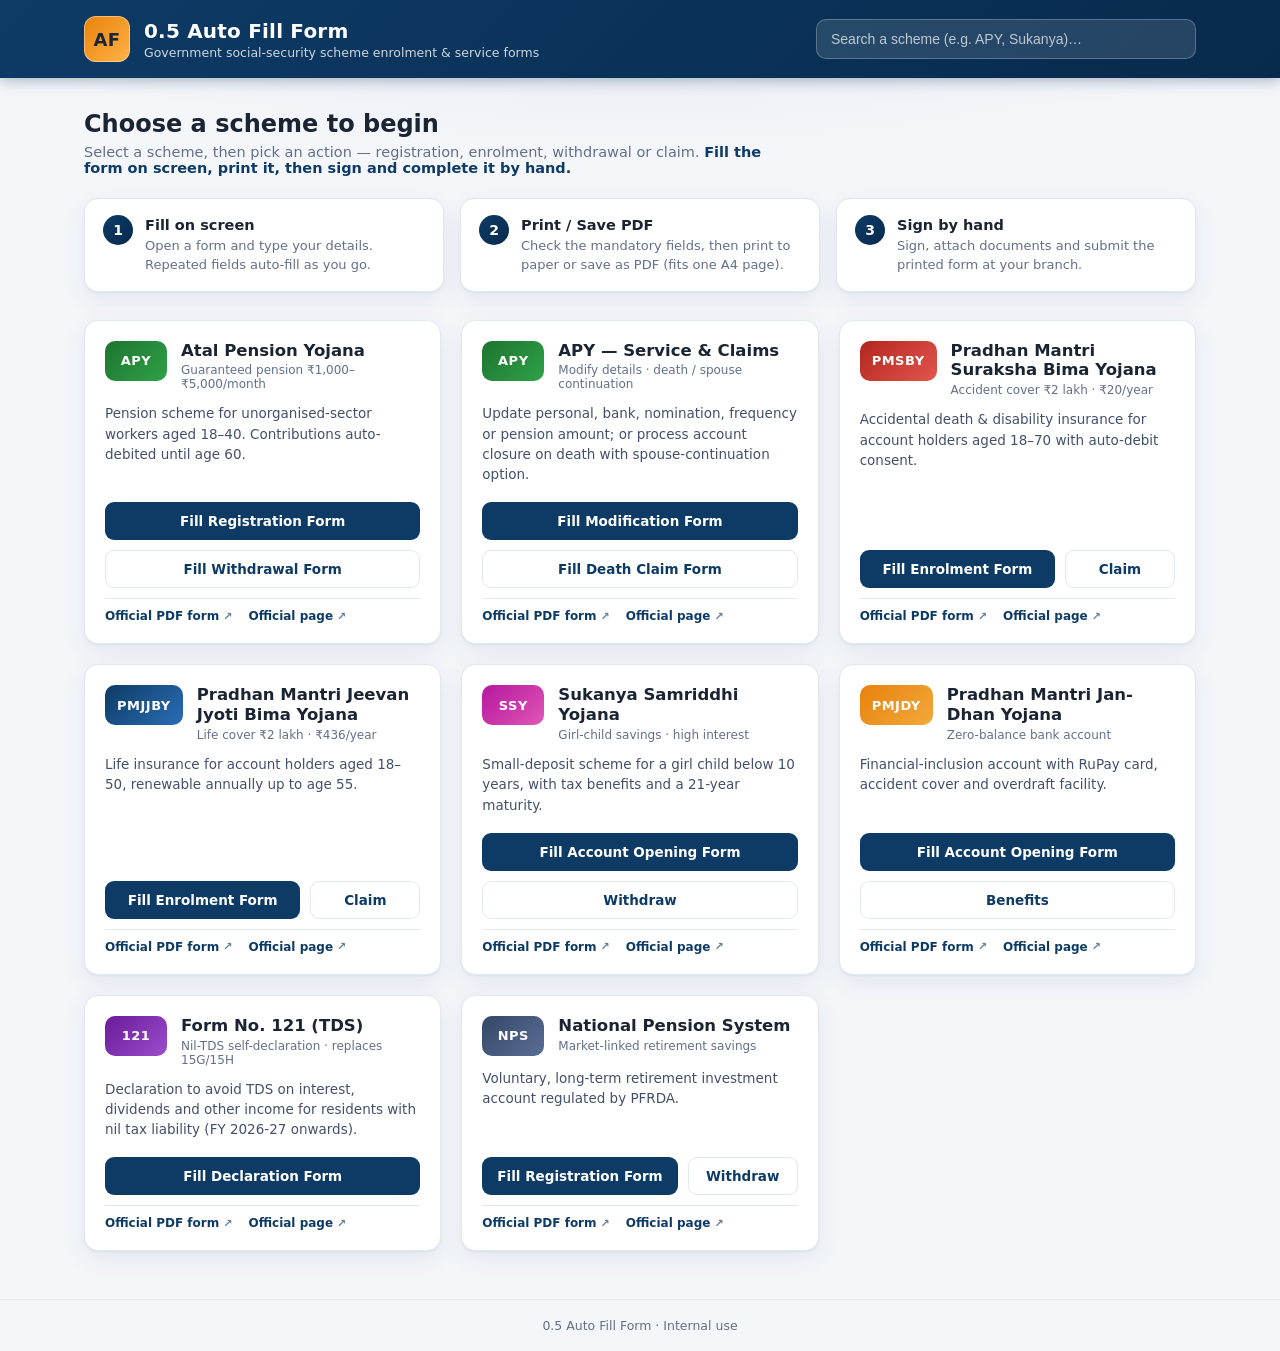
<file: index.html>
<!DOCTYPE html>
<html lang="en">
<head>
  <meta charset="UTF-8" />
  <meta name="viewport" content="width=device-width, initial-scale=1.0" />
  <title>0.5 Auto Fill Form</title>
  <link rel="stylesheet" href="portal.css" />
</head>
<body>
  <header class="topbar">
    <div class="topbar-inner">
      <div class="brand">
        <div class="brand-mark" aria-hidden="true">AF</div>
        <div class="brand-text">
          <h1>0.5 Auto Fill Form</h1>
          <p>Government social-security scheme enrolment &amp; service forms</p>
        </div>
      </div>
      <div class="search-wrap">
        <input id="search" type="search" placeholder="Search a scheme (e.g. APY, Sukanya)…" aria-label="Search schemes" />
      </div>
    </div>
  </header>

  <main class="container">
    <section class="hero">
      <h2>Choose a scheme to begin</h2>
      <p>Select a scheme, then pick an action — registration, enrolment, withdrawal or claim. <strong>Fill the form on screen, print it, then sign and complete it by hand.</strong></p>
    </section>

    <section class="steps" aria-label="How it works">
      <div class="step">
        <span class="step-num">1</span>
        <div class="step-body">
          <h4>Fill on screen</h4>
          <p>Open a form and type your details. Repeated fields auto-fill as you go.</p>
        </div>
      </div>
      <div class="step">
        <span class="step-num">2</span>
        <div class="step-body">
          <h4>Print / Save PDF</h4>
          <p>Check the mandatory fields, then print to paper or save as PDF (fits one A4 page).</p>
        </div>
      </div>
      <div class="step">
        <span class="step-num">3</span>
        <div class="step-body">
          <h4>Sign by hand</h4>
          <p>Sign, attach documents and submit the printed form at your branch.</p>
        </div>
      </div>
    </section>

    <section class="grid" id="grid" aria-label="Available schemes">

      <article class="card" data-keywords="apy atal pension yojana retirement">
        <div class="card-head">
          <span class="badge badge-apy">APY</span>
          <div class="card-title">
            <h3>Atal Pension Yojana</h3>
            <span class="card-sub">Guaranteed pension ₹1,000–₹5,000/month</span>
          </div>
        </div>
        <p class="card-desc">Pension scheme for unorganised-sector workers aged 18–40. Contributions auto-debited until age 60.</p>
        <div class="card-actions">
          <a class="btn btn-primary" href="APY_REG.html">Fill Registration Form</a>
          <a class="btn btn-ghost" href="APY_WDL.html">Fill Withdrawal Form</a>
        </div>
        <div class="card-links">
          <a class="card-link" href="https://www.npscra.proteantech.in/nsdl/forms/APY_Subscriber_Registration_Form.pdf" target="_blank" rel="noopener">Official PDF form</a>
          <a class="card-link" href="https://www.npscra.proteantech.in/scheme-details.php" target="_blank" rel="noopener">Official page</a>
        </div>
      </article>

      <article class="card" data-keywords="apy atal pension service modification change death spouse continuation claim nominee">
        <div class="card-head">
          <span class="badge badge-apy">APY</span>
          <div class="card-title">
            <h3>APY — Service &amp; Claims</h3>
            <span class="card-sub">Modify details · death / spouse continuation</span>
          </div>
        </div>
        <p class="card-desc">Update personal, bank, nomination, frequency or pension amount; or process account closure on death with spouse-continuation option.</p>
        <div class="card-actions">
          <a class="btn btn-primary" href="APY_MOD.html">Fill Modification Form</a>
          <a class="btn btn-ghost" href="APY_DTH.html">Fill Death Claim Form</a>
        </div>
        <div class="card-links">
          <a class="card-link" href="https://www.npscra.proteantech.in/nsdl/forms/Voluntary%20Exit_APY%20Withdrawal%20Form.pdf" target="_blank" rel="noopener">Official PDF form</a>
          <a class="card-link" href="https://www.npscra.proteantech.in/nsdl-forms.php" target="_blank" rel="noopener">Official page</a>
        </div>
      </article>

      <article class="card" data-keywords="pmsby suraksha bima accident insurance">
        <div class="card-head">
          <span class="badge badge-pmsby">PMSBY</span>
          <div class="card-title">
            <h3>Pradhan Mantri Suraksha Bima Yojana</h3>
            <span class="card-sub">Accident cover ₹2 lakh · ₹20/year</span>
          </div>
        </div>
        <p class="card-desc">Accidental death &amp; disability insurance for account holders aged 18–70 with auto-debit consent.</p>
        <div class="card-actions">
          <a class="btn btn-primary" href="PMSBY_REG.html">Fill Enrolment Form</a>
          <a class="btn btn-ghost" href="https://www.jansuraksha.gov.in/Files/PMSBY/ENGLISH/CLAIMFORM.pdf" target="_blank" rel="noopener">Claim</a>
        </div>
        <div class="card-links">
          <a class="card-link" href="https://www.jansuraksha.gov.in/Files/PMSBY/ENGLISH/APPLICATIONFORM.pdf" target="_blank" rel="noopener">Official PDF form</a>
          <a class="card-link" href="https://www.jansuraksha.gov.in/" target="_blank" rel="noopener">Official page</a>
        </div>
      </article>

      <article class="card" data-keywords="pmjjby jby jeevan jyoti life insurance">
        <div class="card-head">
          <span class="badge badge-pmjjby">PMJJBY</span>
          <div class="card-title">
            <h3>Pradhan Mantri Jeevan Jyoti Bima Yojana</h3>
            <span class="card-sub">Life cover ₹2 lakh · ₹436/year</span>
          </div>
        </div>
        <p class="card-desc">Life insurance for account holders aged 18–50, renewable annually up to age 55.</p>
        <div class="card-actions">
          <a class="btn btn-primary" href="PMJJBY_REG.html">Fill Enrolment Form</a>
          <a class="btn btn-ghost" href="https://www.jansuraksha.gov.in/Files/PMJJBY/English/ClaimForm.pdf" target="_blank" rel="noopener">Claim</a>
        </div>
        <div class="card-links">
          <a class="card-link" href="https://www.jansuraksha.gov.in/Files/PMJJBY/English/ApplicationForm.pdf" target="_blank" rel="noopener">Official PDF form</a>
          <a class="card-link" href="https://www.jansuraksha.gov.in/" target="_blank" rel="noopener">Official page</a>
        </div>
      </article>

      <article class="card" data-keywords="ssy sukanya samriddhi girl child savings">
        <div class="card-head">
          <span class="badge badge-ssy">SSY</span>
          <div class="card-title">
            <h3>Sukanya Samriddhi Yojana</h3>
            <span class="card-sub">Girl-child savings · high interest</span>
          </div>
        </div>
        <p class="card-desc">Small-deposit scheme for a girl child below 10 years, with tax benefits and a 21-year maturity.</p>
        <div class="card-actions">
          <a class="btn btn-primary" href="SSY_REG.html">Fill Account Opening Form</a>
          <a class="btn btn-ghost" href="http://www.nsiindia.gov.in/InternalPage.aspx?Id_Pk=89" target="_blank" rel="noopener">Withdraw</a>
        </div>
        <div class="card-links">
          <a class="card-link" href="http://www.nsiindia.gov.in/writereaddata/FileUploads/FORM1.pdf" target="_blank" rel="noopener">Official PDF form</a>
          <a class="card-link" href="http://www.nsiindia.gov.in/InternalPage.aspx?Id_Pk=89" target="_blank" rel="noopener">Official page</a>
        </div>
      </article>

      <article class="card" data-keywords="pmjdy jan dhan zero balance account">
        <div class="card-head">
          <span class="badge badge-pmjdy">PMJDY</span>
          <div class="card-title">
            <h3>Pradhan Mantri Jan-Dhan Yojana</h3>
            <span class="card-sub">Zero-balance bank account</span>
          </div>
        </div>
        <p class="card-desc">Financial-inclusion account with RuPay card, accident cover and overdraft facility.</p>
        <div class="card-actions">
          <a class="btn btn-primary" href="PMJDY_REG.html">Fill Account Opening Form</a>
          <a class="btn btn-ghost" href="https://pmjdy.gov.in/scheme" target="_blank" rel="noopener">Benefits</a>
        </div>
        <div class="card-links">
          <a class="card-link" href="https://pmjdy.gov.in/files/forms/account-opening/English.pdf" target="_blank" rel="noopener">Official PDF form</a>
          <a class="card-link" href="https://pmjdy.gov.in/scheme" target="_blank" rel="noopener">Official page</a>
        </div>
      </article>

      <article class="card" data-keywords="form 121 tds 15g 15h nil tds declaration interest deposit">
        <div class="card-head">
          <span class="badge badge-f121">121</span>
          <div class="card-title">
            <h3>Form No. 121 (TDS)</h3>
            <span class="card-sub">Nil-TDS self-declaration · replaces 15G/15H</span>
          </div>
        </div>
        <p class="card-desc">Declaration to avoid TDS on interest, dividends and other income for residents with nil tax liability (FY 2026-27 onwards).</p>
        <div class="card-actions">
          <a class="btn btn-primary" href="FORM121.html">Fill Declaration Form</a>
        </div>
        <div class="card-links">
          <a class="card-link" href="https://www.incometaxindia.gov.in/documents/20117/16508534/form-no-121.pdf/6653e7c9-ddfe-e2ef-1909-4db87f103ee7" target="_blank" rel="noopener">Official PDF form</a>
          <a class="card-link" href="https://www.incometax.gov.in/iec/foportal/" target="_blank" rel="noopener">Official page</a>
        </div>
      </article>

      <article class="card" data-keywords="nps national pension system">
        <div class="card-head">
          <span class="badge badge-nps">NPS</span>
          <div class="card-title">
            <h3>National Pension System</h3>
            <span class="card-sub">Market-linked retirement savings</span>
          </div>
        </div>
        <p class="card-desc">Voluntary, long-term retirement investment account regulated by PFRDA.</p>
        <div class="card-actions">
          <a class="btn btn-primary" href="NPS_REG.html">Fill Registration Form</a>
          <a class="btn btn-ghost" href="https://www.npscra.proteantech.in/forms.php" target="_blank" rel="noopener">Withdraw</a>
        </div>
        <div class="card-links">
          <a class="card-link" href="https://www.npscra.proteantech.in/download/government-sector/central-government/forms/NPS-Subscriber%20Registration%20Form_CSRF-G.pdf" target="_blank" rel="noopener">Official PDF form</a>
          <a class="card-link" href="https://www.npscra.proteantech.in/scheme-details.php" target="_blank" rel="noopener">Official page</a>
        </div>
      </article>

    </section>

    <p class="empty-state" id="emptyState" hidden>No schemes match your search.</p>
  </main>

  <footer class="foot">
    <span>0.5 Auto Fill Form · Internal use</span>
  </footer>

  <div id="toast" class="toast" role="status" aria-live="polite"></div>

  <script src="portal.js"></script>
</body>
</html>
</file>
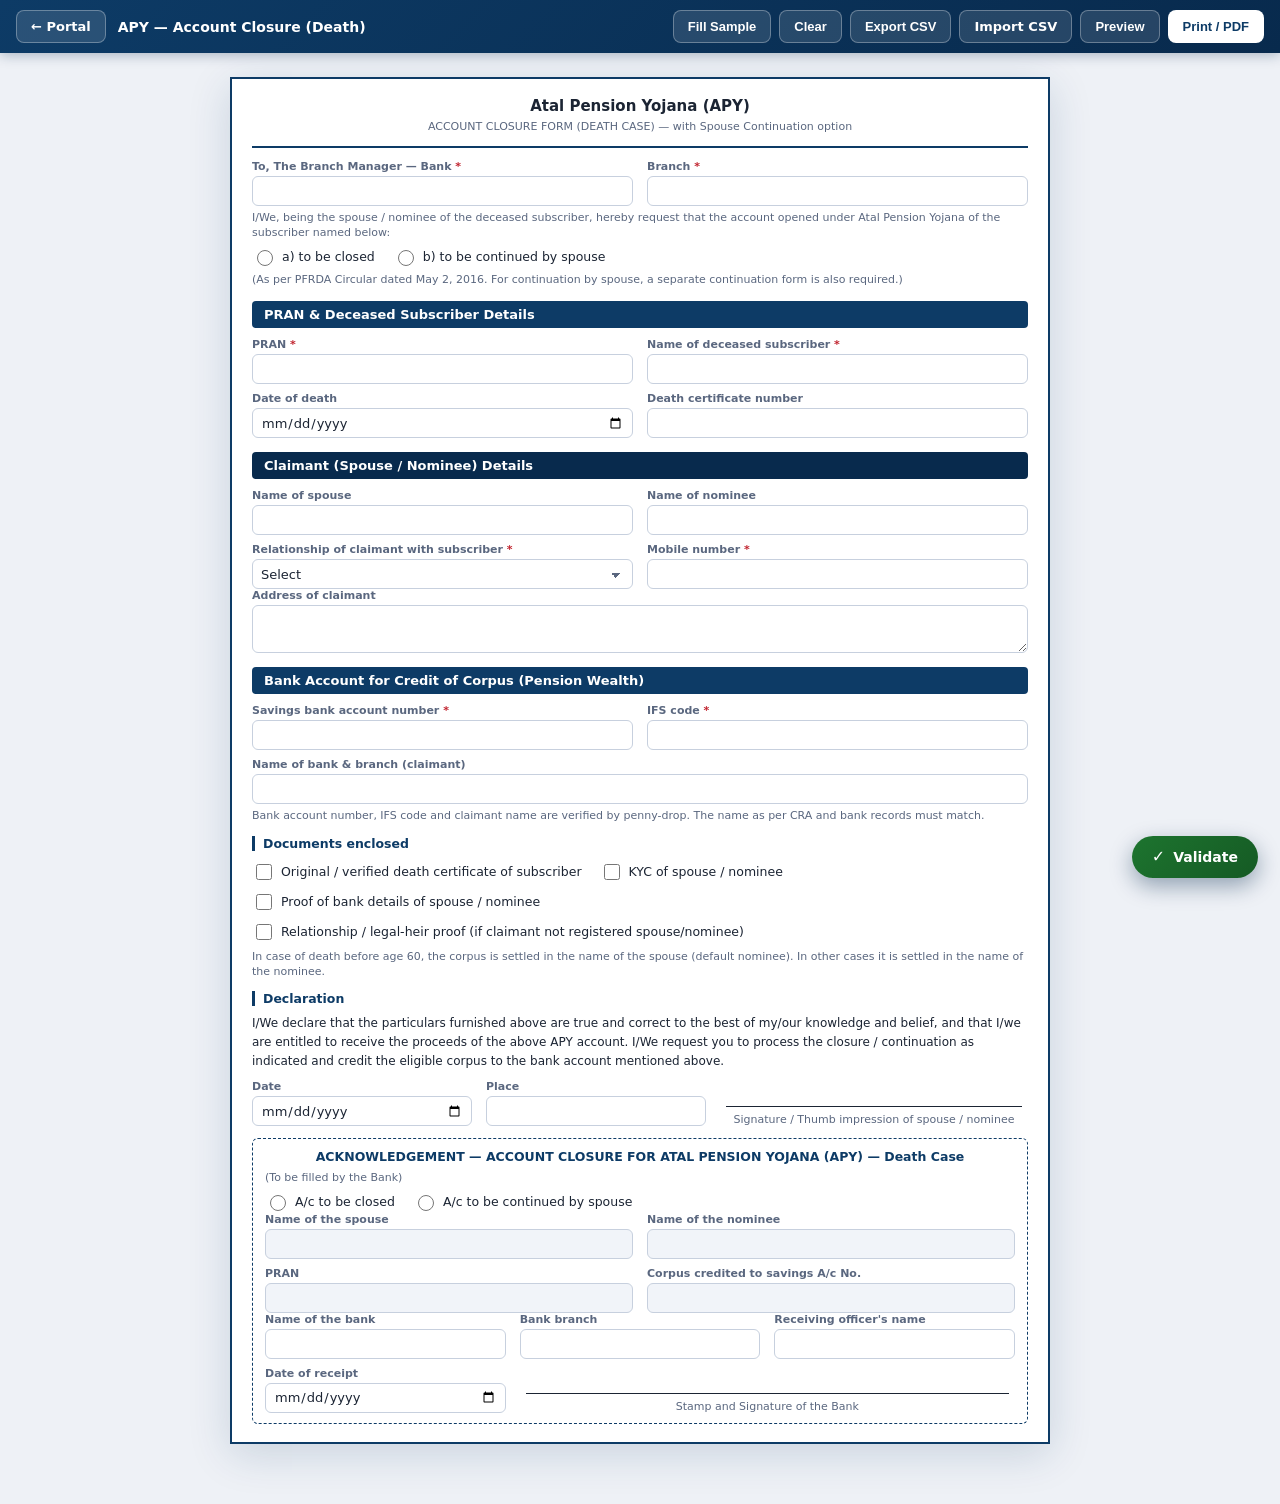
<file: APY_DTH.html>
<!DOCTYPE html>
<html lang="en">
<head>
  <meta charset="UTF-8" />
  <meta name="viewport" content="width=device-width, initial-scale=1.0" />
  <title>APY — Account Closure Form (Death) / Spouse Continuation</title>
  <style>
:root {
  --navy: #0d3b66;
  --navy-dark: #082a4d;
  --line: #c7d0de;
  --line-soft: #e2e7f0;
  --bg: #eef1f6;
  --ink: #1b2433;
  --muted: #5a677f;
  --invalid: #c0212c;
  --green: #1d742f;
  --shadow: 0 10px 40px rgba(13, 59, 102, 0.16);
}

* { box-sizing: border-box; }

body {
  margin: 0;
  font-family: "Segoe UI", Roboto, system-ui, -apple-system, sans-serif;
  color: var(--ink);
  background: var(--bg);
  font-size: 13px;
}

/* ---------- Toolbar ---------- */
.toolbar {
  position: sticky; top: 0; z-index: 50;
  display: flex; align-items: center; gap: 8px; flex-wrap: wrap;
  padding: 10px 16px;
  background: linear-gradient(135deg, var(--navy), var(--navy-dark));
  box-shadow: 0 2px 12px rgba(8, 42, 77, 0.3);
}
.tb-title { color: #fff; font-weight: 700; font-size: 14px; margin-left: 4px; }
.tb-spacer { flex: 1; }
.btn {
  border: 1px solid transparent; border-radius: 8px; padding: 8px 14px;
  font-size: 13px; font-weight: 600; cursor: pointer; text-decoration: none;
  display: inline-flex; align-items: center; transition: background 0.15s, border-color 0.15s;
}
.btn-primary { background: #fff; color: var(--navy); }
.btn-primary:hover { background: #eaf0fb; }
.btn-ghost { background: rgba(255, 255, 255, 0.12); color: #fff; border-color: rgba(255, 255, 255, 0.3); }
.btn-ghost:hover { background: rgba(255, 255, 255, 0.22); }

/* ---------- Page / document ---------- */
.page { max-width: 820px; margin: 24px auto 60px; background: #fff; box-shadow: var(--shadow); }
.doc { border: 2px solid var(--navy); padding: 18px 20px; }

/* ---------- Header ---------- */
.doc-head {
  display: grid; grid-template-columns: auto 1fr auto; gap: 12px; align-items: center;
  border-bottom: 2px solid var(--navy); padding-bottom: 12px; margin-bottom: 12px;
}
.doc-head.simple { grid-template-columns: 1fr; text-align: center; }
.form-no { font-weight: 800; font-size: 16px; color: var(--navy); }
.rule-ref { font-size: 11px; color: var(--muted); margin-top: 2px; }
.head-center { text-align: center; }
.head-center h1 { margin: 0; font-size: 15px; font-weight: 700; line-height: 1.25; }
.head-center p { margin: 4px 0 0; font-size: 11px; color: var(--muted); line-height: 1.3; }
.emblem { width: 54px; height: 54px; object-fit: contain; }

/* ---------- Section bars ---------- */
.part-bar {
  background: var(--navy); color: #fff; font-weight: 700; font-size: 13px;
  padding: 6px 12px; border-radius: 4px; margin: 14px 0 10px;
}
.part-bar.alt { background: var(--navy-dark); }
.part-bar.pagebreak {}

/* ---------- Blocks ---------- */
.block { margin-bottom: 12px; }
.sub-head {
  font-weight: 700; font-size: 12.5px; color: var(--navy);
  border-left: 3px solid var(--navy); padding-left: 8px; margin: 10px 0 8px;
}
.sub-head.tight { margin-top: 6px; }
.note { font-size: 11px; color: var(--muted); margin: 4px 0; line-height: 1.4; }

.grid1 { display: grid; grid-template-columns: 1fr; gap: 8px 14px; }
.grid2 { display: grid; grid-template-columns: repeat(2, 1fr); gap: 8px 14px; }
.grid3 { display: grid; grid-template-columns: repeat(3, 1fr); gap: 8px 14px; }
.span2 { grid-column: span 2; }
.span3 { grid-column: span 3; }

.field { display: flex; flex-direction: column; gap: 3px; }
.field > span { font-size: 11px; color: var(--muted); font-weight: 600; }
.field i { color: var(--invalid); font-style: normal; }

/* ---------- Inputs ---------- */
.cell {
  width: 100%; height: 30px; border: 1px solid var(--line); border-radius: 6px;
  padding: 2px 8px; font-size: 13px; font-family: inherit; color: var(--ink);
  background: #fff; outline: none;
}
textarea.cell { height: auto; min-height: 48px; resize: vertical; padding: 6px 8px; }
.cell:focus { border-color: var(--navy); box-shadow: 0 0 0 2px rgba(13, 59, 102, 0.15); }
.cell.pan, .cell.upper { text-transform: uppercase; letter-spacing: 1px; }
.cell.num { text-align: right; }
.cell.readonly, .cell[readonly] { background: #f1f4f9; color: #38465e; }
.cell.inline { display: inline-block; width: auto; min-width: 150px; height: 24px; margin: 0 2px; vertical-align: baseline; }
.cell.invalid { border-color: var(--invalid); background: #fdecee; }
select.cell {
  appearance: none;
  background-image: linear-gradient(45deg, transparent 50%, var(--muted) 50%), linear-gradient(135deg, var(--muted) 50%, transparent 50%);
  background-position: calc(100% - 16px) 13px, calc(100% - 11px) 13px;
  background-size: 5px 5px, 5px 5px; background-repeat: no-repeat; padding-right: 26px;
}

/* ---------- Checkbox / radio rows ---------- */
.opt-row { display: flex; flex-wrap: wrap; gap: 8px 18px; align-items: center; padding: 2px 0; }
.opt { display: inline-flex; align-items: center; gap: 6px; font-size: 12.5px; }
.opt input { width: 16px; height: 16px; }

/* ---------- Tables ---------- */
.tbl { width: 100%; border-collapse: collapse; margin-bottom: 6px; }
.tbl th, .tbl td { border: 1px solid var(--line); padding: 0; }
.tbl th { background: #eef2f8; font-size: 10.5px; font-weight: 700; color: var(--navy); padding: 5px 6px; text-align: left; line-height: 1.2; }
.tbl td.sl, .tbl td.ralign { padding: 4px 8px; }
.tbl td.sl { text-align: center; font-weight: 600; color: var(--muted); }
.tbl td.ralign { text-align: right; font-weight: 600; font-size: 11.5px; }
.cell.flush { height: 28px; border: none; border-radius: 0; }
.cell.flush:focus { box-shadow: inset 0 0 0 2px rgba(13, 59, 102, 0.25); }
.tbl tfoot td { background: #f6f8fc; }

/* ---------- Declaration / signatures ---------- */
.declaration p { font-size: 12px; line-height: 1.55; margin: 4px 0 10px; }
.sign-grid { display: grid; grid-template-columns: 1fr 1fr 1.4fr; gap: 14px; align-items: end; }
.sign-cell { text-align: center; }
.sign-line { border-top: 1px solid var(--ink); margin: 26px 6px 4px; }
.sign-cell span { font-size: 11px; color: var(--muted); }

/* ---------- Acknowledgement ---------- */
.ack { margin-top: 12px; border: 1px dashed var(--navy); border-radius: 6px; padding: 10px 12px; }
.ack-title { font-weight: 700; color: var(--navy); font-size: 12.5px; margin-bottom: 6px; text-align: center; }

/* ---------- Preview banner + toast ---------- */
.preview-banner {
  position: fixed; top: 64px; left: 50%; transform: translateX(-50%); z-index: 60;
  padding: 8px 16px; border-radius: 8px; font-size: 13px; font-weight: 700; color: #fff;
  box-shadow: 0 4px 14px rgba(0, 0, 0, 0.3);
}
.preview-banner.fit { background: var(--green); }
.preview-banner.over { background: var(--invalid); }
.toast {
  position: fixed; bottom: 24px; left: 50%; transform: translateX(-50%) translateY(20px);
  background: #1b2433; color: #fff; padding: 12px 18px; border-radius: 10px; font-size: 13.5px;
  box-shadow: 0 8px 24px rgba(0, 0, 0, 0.25); opacity: 0; pointer-events: none;
  transition: opacity 0.2s, transform 0.2s; z-index: 100;
}
.toast.show { opacity: 1; transform: translateX(-50%) translateY(0); }

/* ---------- Floating Validate button ---------- */
.fab {
  position: fixed; right: 22px; bottom: 22px; z-index: 90;
  display: inline-flex; align-items: center; gap: 8px;
  border: none; border-radius: 30px; padding: 13px 20px;
  background: linear-gradient(135deg, var(--green), #155a24); color: #fff;
  font-size: 14px; font-weight: 700; font-family: inherit; cursor: pointer;
  box-shadow: 0 8px 22px rgba(8, 42, 77, 0.4);
  transition: transform 0.12s ease, box-shadow 0.12s ease;
}
.fab:hover { transform: translateY(-2px); box-shadow: 0 12px 28px rgba(8, 42, 77, 0.5); }
.fab:active { transform: translateY(0); }
.fab .fab-ic { font-size: 16px; line-height: 1; }
@media (max-width: 480px) {
  .fab { padding: 15px; border-radius: 50%; }
  .fab .fab-tx { display: none; }
}

/* ---------- On-screen preview framing ---------- */
body.preview-mode { background: #3a3f44; }
body.preview-mode .page { width: 210mm; max-width: none; margin: 84px auto 48px; }

/* ---------- Print ---------- */
@media print {
  @page { size: A4 portrait; margin: 10mm; }
  html, body { background: #fff; }
  .no-print { display: none !important; }
  .page { max-width: none; width: auto; margin: 0; box-shadow: none; }
  .doc { border-width: 1.5px; padding: 8px 10px; }
  body { font-size: 10.5px; }
  .cell { height: 22px; font-size: 10.5px; }
  .cell.inline { height: 18px; }
  .cell.flush { height: 20px; }
  textarea.cell { min-height: 38px; }
  .head-center h1 { font-size: 13px; }
  .part-bar, .sub-head, .field span, .tbl th, .emblem { -webkit-print-color-adjust: exact; print-color-adjust: exact; }
  .part-bar.pagebreak { page-break-before: always; }
  .block, .tbl, .declaration, .sign-grid, .ack { page-break-inside: avoid; }
  .cell:focus { box-shadow: none !important; }
}

/* ---------- Responsive ---------- */
@media (max-width: 720px) {
  .doc-head { grid-template-columns: 1fr; text-align: left; }
  .grid2, .grid3, .sign-grid { grid-template-columns: 1fr; }
  .span2, .span3 { grid-column: span 1; }
}
  </style>
</head>
<body>
  <div class="toolbar no-print">
    <a class="btn btn-ghost" href="index.html">&larr; Portal</a>
    <span class="tb-title">APY — Account Closure (Death)</span>
    <span class="tb-spacer"></span>
    <button type="button" id="btnSample" class="btn btn-ghost">Fill Sample</button>
    <button type="button" id="btnClear" class="btn btn-ghost">Clear</button>
    <button type="button" id="btnExport" class="btn btn-ghost">Export CSV</button>
    <label class="btn btn-ghost" for="importCsv">Import CSV</label>
    <input id="importCsv" type="file" accept=".csv,text/csv" hidden />
    <button type="button" id="btnPreview" class="btn btn-ghost">Preview</button>
    <button type="button" id="btnPrint" class="btn btn-primary">Print / PDF</button>
  </div>

  <div id="previewBanner" class="preview-banner no-print" hidden></div>

  <div class="page">
    <form id="docForm" class="doc" novalidate>
      <header class="doc-head simple">
        <div class="head-center">
          <h1>Atal Pension Yojana (APY)</h1>
          <p>ACCOUNT CLOSURE FORM (DEATH CASE) &mdash; with Spouse Continuation option</p>
        </div>
      </header>

      <section class="block">
        <div class="grid2">
          <label class="field"><span>To, The Branch Manager &mdash; Bank <i>*</i></span><input type="text" id="bank" class="cell" required /></label>
          <label class="field"><span>Branch <i>*</i></span><input type="text" id="branch" class="cell" required /></label>
        </div>
        <p class="note">I/We, being the spouse / nominee of the deceased subscriber, hereby request that the account opened under Atal Pension Yojana of the subscriber named below:</p>
        <div class="opt-row">
          <label class="opt"><input type="radio" name="requestType" value="To be closed" /> a) to be closed</label>
          <label class="opt"><input type="radio" name="requestType" value="To be continued by spouse" /> b) to be continued by spouse</label>
        </div>
        <p class="note">(As per PFRDA Circular dated May 2, 2016. For continuation by spouse, a separate continuation form is also required.)</p>
      </section>

      <div class="part-bar">PRAN &amp; Deceased Subscriber Details</div>
      <section class="block">
        <div class="grid2">
          <label class="field"><span>PRAN <i>*</i></span><input type="text" id="pran" class="cell" maxlength="12" required /></label>
          <label class="field"><span>Name of deceased subscriber <i>*</i></span><input type="text" id="subName" class="cell upper" required /></label>
          <label class="field"><span>Date of death</span><input type="date" id="deathDate" class="cell" /></label>
          <label class="field"><span>Death certificate number</span><input type="text" id="deathCertNo" class="cell" /></label>
        </div>
      </section>

      <div class="part-bar alt">Claimant (Spouse / Nominee) Details</div>
      <section class="block">
        <div class="grid2">
          <label class="field"><span>Name of spouse</span><input type="text" id="spouseName" class="cell upper" /></label>
          <label class="field"><span>Name of nominee</span><input type="text" id="nomineeName" class="cell upper" /></label>
          <label class="field"><span>Relationship of claimant with subscriber <i>*</i></span>
            <select id="claimantRel" class="cell" required><option value="">Select</option><option>Spouse</option><option>Son</option><option>Daughter</option><option>Father</option><option>Mother</option><option>Other legal heir</option></select>
          </label>
          <label class="field"><span>Mobile number <i>*</i></span><input type="tel" id="mobile" class="cell" maxlength="10" required /></label>
        </div>
        <label class="field"><span>Address of claimant</span><textarea id="claimantAddr" class="cell"></textarea></label>
      </section>

      <div class="part-bar">Bank Account for Credit of Corpus (Pension Wealth)</div>
      <section class="block">
        <div class="grid2">
          <label class="field"><span>Savings bank account number <i>*</i></span><input type="text" id="accountNo" class="cell" required /></label>
          <label class="field"><span>IFS code <i>*</i></span><input type="text" id="ifsc" class="cell upper" maxlength="11" required /></label>
          <label class="field span2"><span>Name of bank &amp; branch (claimant)</span><input type="text" id="payeeBank" class="cell" /></label>
        </div>
        <p class="note">Bank account number, IFS code and claimant name are verified by penny-drop. The name as per CRA and bank records must match.</p>
      </section>

      <section class="block">
        <div class="sub-head">Documents enclosed</div>
        <div class="opt-row">
          <label class="opt"><input type="checkbox" id="docDeath" /> Original / verified death certificate of subscriber</label>
          <label class="opt"><input type="checkbox" id="docKyc" /> KYC of spouse / nominee</label>
          <label class="opt"><input type="checkbox" id="docBank" /> Proof of bank details of spouse / nominee</label>
          <label class="opt"><input type="checkbox" id="docRel" /> Relationship / legal-heir proof (if claimant not registered spouse/nominee)</label>
        </div>
        <p class="note">In case of death before age 60, the corpus is settled in the name of the spouse (default nominee). In other cases it is settled in the name of the nominee.</p>
      </section>

      <section class="block declaration">
        <div class="sub-head">Declaration</div>
        <p>I/We declare that the particulars furnished above are true and correct to the best of my/our knowledge and belief, and that I/we are entitled to receive the proceeds of the above APY account. I/We request you to process the closure / continuation as indicated and credit the eligible corpus to the bank account mentioned above.</p>
        <div class="sign-grid">
          <label class="field"><span>Date</span><input type="date" id="date" class="cell" /></label>
          <label class="field"><span>Place</span><input type="text" id="place" class="cell" /></label>
          <div class="sign-cell"><div class="sign-line"></div><span>Signature / Thumb impression of spouse / nominee</span></div>
        </div>
      </section>

      <div class="ack">
        <div class="ack-title">ACKNOWLEDGEMENT &mdash; ACCOUNT CLOSURE FOR ATAL PENSION YOJANA (APY) &mdash; Death Case</div>
        <p class="note">(To be filled by the Bank)</p>
        <div class="opt-row">
          <label class="opt"><input type="radio" name="ackRequest" value="Closed" /> A/c to be closed</label>
          <label class="opt"><input type="radio" name="ackRequest" value="Continued by spouse" /> A/c to be continued by spouse</label>
        </div>
        <div class="grid2">
          <label class="field"><span>Name of the spouse</span><input type="text" class="cell readonly" data-mirror="spouseName" readonly /></label>
          <label class="field"><span>Name of the nominee</span><input type="text" class="cell readonly" data-mirror="nomineeName" readonly /></label>
          <label class="field"><span>PRAN</span><input type="text" class="cell readonly" data-mirror="pran" readonly /></label>
          <label class="field"><span>Corpus credited to savings A/c No.</span><input type="text" class="cell readonly" data-mirror="accountNo" readonly /></label>
        </div>
        <div class="grid3">
          <label class="field"><span>Name of the bank</span><input type="text" id="ackBank" class="cell" /></label>
          <label class="field"><span>Bank branch</span><input type="text" id="ackBranch" class="cell" /></label>
          <label class="field"><span>Receiving officer's name</span><input type="text" id="ackOfficer" class="cell" /></label>
          <label class="field"><span>Date of receipt</span><input type="date" id="ackDate" class="cell" /></label>
          <div class="sign-cell span2"><div class="sign-line"></div><span>Stamp and Signature of the Bank</span></div>
        </div>
      </div>
    </form>
  </div>

  <div id="toast" class="toast no-print" aria-live="polite"></div>
  <script>
    window.FORM_KEY = "apy.death.v1";
    window.FORM_NAME = "apy-death-closure";
    window.FORM_SAMPLE = {
      bank: "State Bank of India", branch: "Imphal Main",
      requestType: "To be closed",
      pran: "110076500012", subName: "BISHAN SINGH", deathDate: "2026-05-02", deathCertNo: "MNP/D/2026/0456",
      spouseName: "KAMALA DEVI", nomineeName: "KAMALA DEVI", claimantRel: "Spouse", mobile: "9856001122",
      claimantAddr: "MG Avenue, Imphal, Manipur 795001",
      accountNo: "30419220777", ifsc: "SBIN0001234", payeeBank: "State Bank of India, Imphal Main",
      docDeath: "1", docKyc: "1", docBank: "1",
      date: new Date().toISOString().slice(0, 10), place: "Imphal"
    };
  </script>
  <script>
(function () {
  "use strict";

  var $ = function (id) { return document.getElementById(id); };
  var form = $("docForm");
  if (!form) return;

  var STORE_KEY = window.FORM_KEY || ("form." + location.pathname);
  var SAMPLE = window.FORM_SAMPLE || null;

  var toastEl = $("toast");
  var toastTimer = null;
  function toast(msg) {
    if (!toastEl) return;
    toastEl.textContent = msg;
    toastEl.classList.add("show");
    clearTimeout(toastTimer);
    toastTimer = setTimeout(function () { toastEl.classList.remove("show"); }, 2600);
  }

  function controls() {
    return Array.prototype.slice
      .call(form.querySelectorAll("input, select, textarea"))
      .filter(function (el) { return el.id && el.type !== "file"; });
  }

  function getVal(el) {
    if (el.type === "checkbox") return el.checked ? "1" : "";
    if (el.type === "radio") {
      var picked = form.querySelector('input[name="' + el.name + '"]:checked');
      return picked ? picked.value : "";
    }
    return el.value;
  }
  function setVal(el, v) {
    if (el.type === "checkbox") { el.checked = v === "1" || v === true || v === "true"; return; }
    if (el.type === "radio") { el.checked = (el.value === v); return; }
    el.value = v == null ? "" : v;
  }

  function collect() {
    var data = {};
    controls().forEach(function (el) {
      if (el.type === "radio") { if (el.checked) data[el.name] = el.value; }
      else data[el.id] = getVal(el);
    });
    return data;
  }
  function apply(data) {
    if (!data) return;
    controls().forEach(function (el) {
      if (el.type === "radio") { if (data[el.name] != null) el.checked = (el.value === data[el.name]); }
      else if (data[el.id] != null) setVal(el, data[el.id]);
    });
    mirror();
  }

  function save() { try { localStorage.setItem(STORE_KEY, JSON.stringify(collect())); } catch (e) {} }
  function load() {
    try { var raw = localStorage.getItem(STORE_KEY); if (raw) apply(JSON.parse(raw)); } catch (e) {}
  }

  var mirrors = Array.prototype.slice.call(document.querySelectorAll("[data-mirror]"));
  function mirror() {
    mirrors.forEach(function (m) {
      var src = $(m.getAttribute("data-mirror"));
      if (!src) return;
      var v = getVal(src);
      if ("value" in m) m.value = v; else m.textContent = v;
    });
  }

  function isPan(v) { return /^[A-Z]{5}[0-9]{4}[A-Z]$/.test(String(v || "").toUpperCase()); }
  function clearInvalid() {
    form.querySelectorAll(".invalid").forEach(function (el) { el.classList.remove("invalid"); });
  }
  function labelFor(el) {
    var f = el.closest(".field");
    var sp = f && f.querySelector("span");
    var t = sp ? sp.textContent : el.id;
    return String(t || el.id).replace(/\*/g, "").trim();
  }
  function formatError(el) {
    var v = String(getVal(el) || "").trim();
    if (!v) return null;
    var id = (el.id || "").toLowerCase();
    var name = (el.name || "").toLowerCase();
    if (el.classList.contains("pan")) return isPan(v) ? null : "enter a valid PAN (e.g. ABCDE1234F)";
    if (el.type === "email") return /^[^\s@]+@[^\s@]+\.[^\s@]+$/.test(v) ? null : "enter a valid email address";
    if (id.indexOf("ifsc") > -1) return /^[A-Z]{4}0[A-Z0-9]{6}$/.test(v.toUpperCase()) ? null : "enter a valid IFSC (e.g. SBIN0001234)";
    if (id.indexOf("aadhaar") > -1) return /^\d{12}$/.test(v) ? null : "Aadhaar must be 12 digits";
    if (id.indexOf("pran") > -1) return /^\d{12}$/.test(v) ? null : "PRAN must be 12 digits";
    if (el.type === "tel" || id.indexOf("mobile") > -1 || name.indexOf("mobile") > -1) return /^[6-9]\d{9}$/.test(v) ? null : "mobile must be 10 digits starting 6\u20139";
    if (id === "pin" || id.indexOf("pincode") > -1) return /^\d{6}$/.test(v) ? null : "PIN code must be 6 digits";
    if (el.type === "date") {
      var d = new Date(v);
      if (isNaN(d.getTime())) return "enter a valid date";
      if (id.indexOf("dob") > -1) {
        var today = new Date(); today.setHours(0, 0, 0, 0);
        if (d > today) return "date of birth cannot be in the future";
      }
    }
    return null;
  }
  function runValidation() {
    clearInvalid();
    var firstBad = null, issues = [];
    controls().forEach(function (el) {
      var v = String(getVal(el)).trim();
      if (el.required && !v) {
        el.classList.add("invalid");
        if (!firstBad) firstBad = el;
        issues.push(labelFor(el) + ": required");
        return;
      }
      var fe = formatError(el);
      if (fe) {
        el.classList.add("invalid");
        if (!firstBad) firstBad = el;
        issues.push(labelFor(el) + ": " + fe);
      }
    });
    return { ok: !firstBad, firstBad: firstBad, issues: issues };
  }
  function focusBad(r) {
    if (!r.firstBad) return;
    r.firstBad.scrollIntoView({ behavior: "smooth", block: "center" });
    try { r.firstBad.focus({ preventScroll: true }); } catch (e) {}
  }
  function validate() {
    var r = runValidation();
    if (!r.ok) {
      focusBad(r);
      toast(r.issues.length + " issue(s) \u2014 " + r.issues[0]);
    }
    return r.ok;
  }
  function validateOnly() {
    var r = runValidation();
    if (r.ok) {
      toast("\u2713 All entries look valid.");
    } else {
      focusBad(r);
      toast("\u26A0 " + r.issues.length + " issue(s) \u2014 fix highlighted fields. First: " + r.issues[0]);
    }
  }

  function fillSample() {
    if (!SAMPLE) { toast("No sample data for this form."); return; }
    apply(SAMPLE);
    save();
    toast("Sample data filled.");
  }
  function clearAll() {
    if (!confirm("Clear all fields? This cannot be undone.")) return;
    controls().forEach(function (el) {
      if (el.type === "checkbox" || el.type === "radio") el.checked = false;
      else el.value = "";
    });
    clearInvalid();
    mirror();
    save();
    toast("Form cleared.");
  }

  function csvEscape(v) {
    v = String(v == null ? "" : v);
    return /[",\n]/.test(v) ? '"' + v.replace(/"/g, '""') + '"' : v;
  }
  function exportCSV() {
    var data = collect();
    var rows = [["field", "value"]];
    Object.keys(data).forEach(function (k) { rows.push([k, data[k]]); });
    var csv = rows.map(function (r) { return r.map(csvEscape).join(","); }).join("\r\n");
    var blob = new Blob([csv], { type: "text/csv;charset=utf-8;" });
    var a = document.createElement("a");
    a.href = URL.createObjectURL(blob);
    a.download = (window.FORM_NAME || "form") + ".csv";
    a.click();
    URL.revokeObjectURL(a.href);
    toast("CSV exported.");
  }
  function parseCSV(text) {
    var rows = [], row = [], cur = "", q = false;
    for (var i = 0; i < text.length; i++) {
      var c = text[i];
      if (q) {
        if (c === '"') { if (text[i + 1] === '"') { cur += '"'; i++; } else q = false; }
        else cur += c;
      } else {
        if (c === '"') q = true;
        else if (c === ",") { row.push(cur); cur = ""; }
        else if (c === "\n") { row.push(cur); rows.push(row); row = []; cur = ""; }
        else if (c !== "\r") cur += c;
      }
    }
    if (cur !== "" || row.length) { row.push(cur); rows.push(row); }
    return rows;
  }
  function importCSV(file) {
    var reader = new FileReader();
    reader.onload = function () {
      try {
        var rows = parseCSV(String(reader.result));
        var data = {};
        rows.slice(1).forEach(function (r) { if (r[0]) data[r[0]] = r[1] != null ? r[1] : ""; });
        apply(data);
        save();
        toast("CSV imported.");
      } catch (e) { toast("Could not read CSV file."); }
    };
    reader.readAsText(file);
  }

  function measureFit() {
    var MM = 3.7795275591;
    var doc = document.querySelector(".doc");
    var docMM = (doc ? doc.getBoundingClientRect().height : 0) / MM;
    var pages = document.querySelectorAll(".part-bar.pagebreak").length + 1;
    var availMM = (297 - 20) * pages;
    var banner = $("previewBanner");
    if (!banner) return;
    banner.hidden = false;
    if (docMM > availMM + 1) {
      banner.className = "preview-banner no-print over";
      banner.textContent = "\u26A0 Content is long (~" + Math.round(docMM) + "mm) \u2014 it may exceed " + pages + " page(s).";
    } else {
      banner.className = "preview-banner no-print fit";
      banner.textContent = "\u2713 Print layout ready (\u2248 " + pages + " A4 page" + (pages > 1 ? "s" : "") + ").";
    }
  }
  function setPreview(on) {
    document.body.classList.toggle("preview-mode", on);
    var btn = $("btnPreview");
    if (btn) btn.textContent = on ? "Exit Preview" : "Preview";
    if (on) requestAnimationFrame(measureFit);
    else { var b = $("previewBanner"); if (b) b.hidden = true; }
  }

  function onInput(e) {
    var t = e.target;
    if (t && t.classList && t.classList.contains("invalid")) t.classList.remove("invalid");
    mirror();
    save();
  }

  document.addEventListener("DOMContentLoaded", function () {
    load();
    mirror();
    form.addEventListener("input", onInput);
    form.addEventListener("change", onInput);

    var bind = function (id, fn, evt) { var el = $(id); if (el) el.addEventListener(evt || "click", fn); };
    bind("btnSample", fillSample);
    bind("btnClear", clearAll);
    bind("btnExport", exportCSV);
    bind("importCsv", function (e) {
      if (e.target.files && e.target.files[0]) importCSV(e.target.files[0]);
      e.target.value = "";
    }, "change");
    bind("btnPreview", function () { setPreview(!document.body.classList.contains("preview-mode")); });
    bind("btnPrint", function () { if (validate()) window.print(); });

    if (!$("fabValidate")) {
      var fab = document.createElement("button");
      fab.type = "button";
      fab.id = "fabValidate";
      fab.className = "fab no-print";
      fab.title = "Validate the details you entered";
      fab.innerHTML = '<span class="fab-ic">\u2713</span><span class="fab-tx">Validate</span>';
      fab.addEventListener("click", validateOnly);
      document.body.appendChild(fab);
    }
  });
})();
  </script>
</body>
</html>
</file>
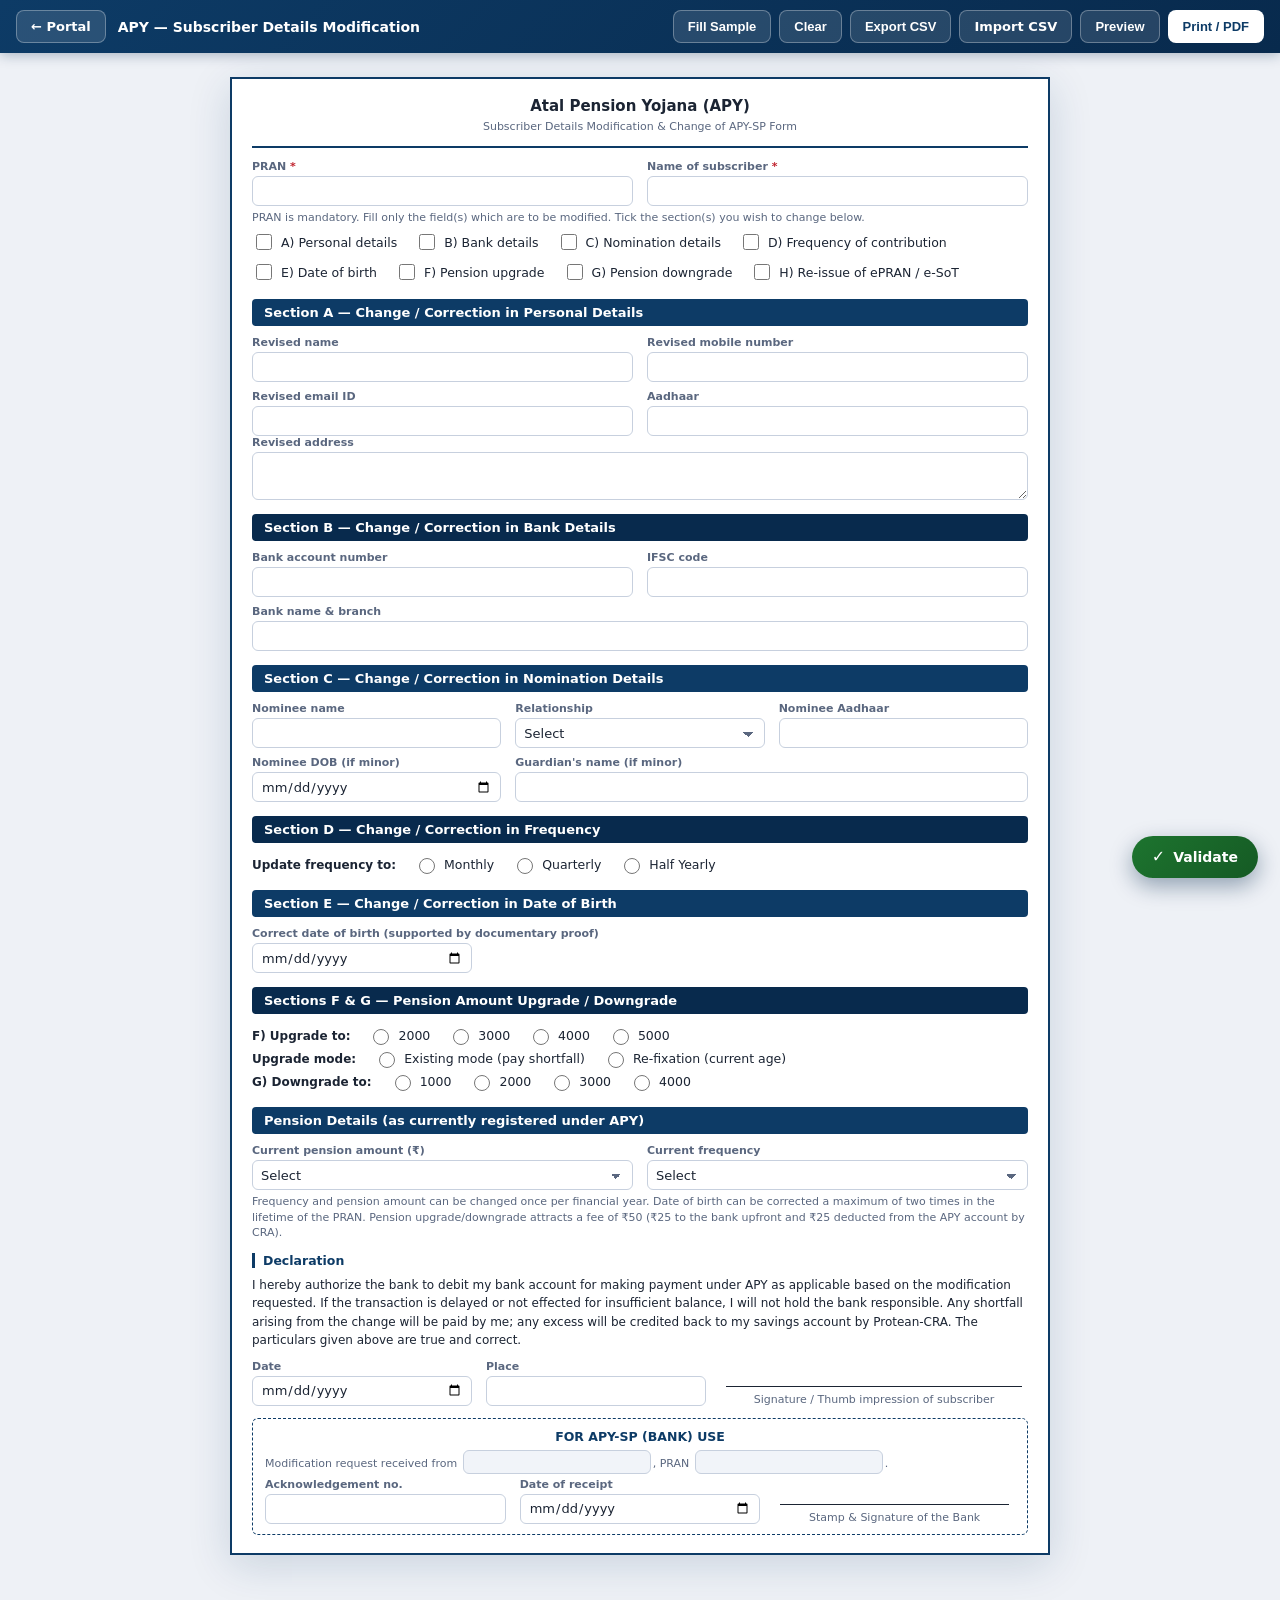
<file: APY_MOD.html>
<!DOCTYPE html>
<html lang="en">
<head>
  <meta charset="UTF-8" />
  <meta name="viewport" content="width=device-width, initial-scale=1.0" />
  <title>APY — Subscriber Details Modification Form</title>
  <style>
:root {
  --navy: #0d3b66;
  --navy-dark: #082a4d;
  --line: #c7d0de;
  --line-soft: #e2e7f0;
  --bg: #eef1f6;
  --ink: #1b2433;
  --muted: #5a677f;
  --invalid: #c0212c;
  --green: #1d742f;
  --shadow: 0 10px 40px rgba(13, 59, 102, 0.16);
}

* { box-sizing: border-box; }

body {
  margin: 0;
  font-family: "Segoe UI", Roboto, system-ui, -apple-system, sans-serif;
  color: var(--ink);
  background: var(--bg);
  font-size: 13px;
}

/* ---------- Toolbar ---------- */
.toolbar {
  position: sticky; top: 0; z-index: 50;
  display: flex; align-items: center; gap: 8px; flex-wrap: wrap;
  padding: 10px 16px;
  background: linear-gradient(135deg, var(--navy), var(--navy-dark));
  box-shadow: 0 2px 12px rgba(8, 42, 77, 0.3);
}
.tb-title { color: #fff; font-weight: 700; font-size: 14px; margin-left: 4px; }
.tb-spacer { flex: 1; }
.btn {
  border: 1px solid transparent; border-radius: 8px; padding: 8px 14px;
  font-size: 13px; font-weight: 600; cursor: pointer; text-decoration: none;
  display: inline-flex; align-items: center; transition: background 0.15s, border-color 0.15s;
}
.btn-primary { background: #fff; color: var(--navy); }
.btn-primary:hover { background: #eaf0fb; }
.btn-ghost { background: rgba(255, 255, 255, 0.12); color: #fff; border-color: rgba(255, 255, 255, 0.3); }
.btn-ghost:hover { background: rgba(255, 255, 255, 0.22); }

/* ---------- Page / document ---------- */
.page { max-width: 820px; margin: 24px auto 60px; background: #fff; box-shadow: var(--shadow); }
.doc { border: 2px solid var(--navy); padding: 18px 20px; }

/* ---------- Header ---------- */
.doc-head {
  display: grid; grid-template-columns: auto 1fr auto; gap: 12px; align-items: center;
  border-bottom: 2px solid var(--navy); padding-bottom: 12px; margin-bottom: 12px;
}
.doc-head.simple { grid-template-columns: 1fr; text-align: center; }
.form-no { font-weight: 800; font-size: 16px; color: var(--navy); }
.rule-ref { font-size: 11px; color: var(--muted); margin-top: 2px; }
.head-center { text-align: center; }
.head-center h1 { margin: 0; font-size: 15px; font-weight: 700; line-height: 1.25; }
.head-center p { margin: 4px 0 0; font-size: 11px; color: var(--muted); line-height: 1.3; }
.emblem { width: 54px; height: 54px; object-fit: contain; }

/* ---------- Section bars ---------- */
.part-bar {
  background: var(--navy); color: #fff; font-weight: 700; font-size: 13px;
  padding: 6px 12px; border-radius: 4px; margin: 14px 0 10px;
}
.part-bar.alt { background: var(--navy-dark); }
.part-bar.pagebreak {}

/* ---------- Blocks ---------- */
.block { margin-bottom: 12px; }
.sub-head {
  font-weight: 700; font-size: 12.5px; color: var(--navy);
  border-left: 3px solid var(--navy); padding-left: 8px; margin: 10px 0 8px;
}
.sub-head.tight { margin-top: 6px; }
.note { font-size: 11px; color: var(--muted); margin: 4px 0; line-height: 1.4; }

.grid1 { display: grid; grid-template-columns: 1fr; gap: 8px 14px; }
.grid2 { display: grid; grid-template-columns: repeat(2, 1fr); gap: 8px 14px; }
.grid3 { display: grid; grid-template-columns: repeat(3, 1fr); gap: 8px 14px; }
.span2 { grid-column: span 2; }
.span3 { grid-column: span 3; }

.field { display: flex; flex-direction: column; gap: 3px; }
.field > span { font-size: 11px; color: var(--muted); font-weight: 600; }
.field i { color: var(--invalid); font-style: normal; }

/* ---------- Inputs ---------- */
.cell {
  width: 100%; height: 30px; border: 1px solid var(--line); border-radius: 6px;
  padding: 2px 8px; font-size: 13px; font-family: inherit; color: var(--ink);
  background: #fff; outline: none;
}
textarea.cell { height: auto; min-height: 48px; resize: vertical; padding: 6px 8px; }
.cell:focus { border-color: var(--navy); box-shadow: 0 0 0 2px rgba(13, 59, 102, 0.15); }
.cell.pan, .cell.upper { text-transform: uppercase; letter-spacing: 1px; }
.cell.num { text-align: right; }
.cell.readonly, .cell[readonly] { background: #f1f4f9; color: #38465e; }
.cell.inline { display: inline-block; width: auto; min-width: 150px; height: 24px; margin: 0 2px; vertical-align: baseline; }
.cell.invalid { border-color: var(--invalid); background: #fdecee; }
select.cell {
  appearance: none;
  background-image: linear-gradient(45deg, transparent 50%, var(--muted) 50%), linear-gradient(135deg, var(--muted) 50%, transparent 50%);
  background-position: calc(100% - 16px) 13px, calc(100% - 11px) 13px;
  background-size: 5px 5px, 5px 5px; background-repeat: no-repeat; padding-right: 26px;
}

/* ---------- Checkbox / radio rows ---------- */
.opt-row { display: flex; flex-wrap: wrap; gap: 8px 18px; align-items: center; padding: 2px 0; }
.opt { display: inline-flex; align-items: center; gap: 6px; font-size: 12.5px; }
.opt input { width: 16px; height: 16px; }

/* ---------- Tables ---------- */
.tbl { width: 100%; border-collapse: collapse; margin-bottom: 6px; }
.tbl th, .tbl td { border: 1px solid var(--line); padding: 0; }
.tbl th { background: #eef2f8; font-size: 10.5px; font-weight: 700; color: var(--navy); padding: 5px 6px; text-align: left; line-height: 1.2; }
.tbl td.sl, .tbl td.ralign { padding: 4px 8px; }
.tbl td.sl { text-align: center; font-weight: 600; color: var(--muted); }
.tbl td.ralign { text-align: right; font-weight: 600; font-size: 11.5px; }
.cell.flush { height: 28px; border: none; border-radius: 0; }
.cell.flush:focus { box-shadow: inset 0 0 0 2px rgba(13, 59, 102, 0.25); }
.tbl tfoot td { background: #f6f8fc; }

/* ---------- Declaration / signatures ---------- */
.declaration p { font-size: 12px; line-height: 1.55; margin: 4px 0 10px; }
.sign-grid { display: grid; grid-template-columns: 1fr 1fr 1.4fr; gap: 14px; align-items: end; }
.sign-cell { text-align: center; }
.sign-line { border-top: 1px solid var(--ink); margin: 26px 6px 4px; }
.sign-cell span { font-size: 11px; color: var(--muted); }

/* ---------- Acknowledgement ---------- */
.ack { margin-top: 12px; border: 1px dashed var(--navy); border-radius: 6px; padding: 10px 12px; }
.ack-title { font-weight: 700; color: var(--navy); font-size: 12.5px; margin-bottom: 6px; text-align: center; }

/* ---------- Preview banner + toast ---------- */
.preview-banner {
  position: fixed; top: 64px; left: 50%; transform: translateX(-50%); z-index: 60;
  padding: 8px 16px; border-radius: 8px; font-size: 13px; font-weight: 700; color: #fff;
  box-shadow: 0 4px 14px rgba(0, 0, 0, 0.3);
}
.preview-banner.fit { background: var(--green); }
.preview-banner.over { background: var(--invalid); }
.toast {
  position: fixed; bottom: 24px; left: 50%; transform: translateX(-50%) translateY(20px);
  background: #1b2433; color: #fff; padding: 12px 18px; border-radius: 10px; font-size: 13.5px;
  box-shadow: 0 8px 24px rgba(0, 0, 0, 0.25); opacity: 0; pointer-events: none;
  transition: opacity 0.2s, transform 0.2s; z-index: 100;
}
.toast.show { opacity: 1; transform: translateX(-50%) translateY(0); }

/* ---------- Floating Validate button ---------- */
.fab {
  position: fixed; right: 22px; bottom: 22px; z-index: 90;
  display: inline-flex; align-items: center; gap: 8px;
  border: none; border-radius: 30px; padding: 13px 20px;
  background: linear-gradient(135deg, var(--green), #155a24); color: #fff;
  font-size: 14px; font-weight: 700; font-family: inherit; cursor: pointer;
  box-shadow: 0 8px 22px rgba(8, 42, 77, 0.4);
  transition: transform 0.12s ease, box-shadow 0.12s ease;
}
.fab:hover { transform: translateY(-2px); box-shadow: 0 12px 28px rgba(8, 42, 77, 0.5); }
.fab:active { transform: translateY(0); }
.fab .fab-ic { font-size: 16px; line-height: 1; }
@media (max-width: 480px) {
  .fab { padding: 15px; border-radius: 50%; }
  .fab .fab-tx { display: none; }
}

/* ---------- On-screen preview framing ---------- */
body.preview-mode { background: #3a3f44; }
body.preview-mode .page { width: 210mm; max-width: none; margin: 84px auto 48px; }

/* ---------- Print ---------- */
@media print {
  @page { size: A4 portrait; margin: 10mm; }
  html, body { background: #fff; }
  .no-print { display: none !important; }
  .page { max-width: none; width: auto; margin: 0; box-shadow: none; }
  .doc { border-width: 1.5px; padding: 8px 10px; }
  body { font-size: 10.5px; }
  .cell { height: 22px; font-size: 10.5px; }
  .cell.inline { height: 18px; }
  .cell.flush { height: 20px; }
  textarea.cell { min-height: 38px; }
  .head-center h1 { font-size: 13px; }
  .part-bar, .sub-head, .field span, .tbl th, .emblem { -webkit-print-color-adjust: exact; print-color-adjust: exact; }
  .part-bar.pagebreak { page-break-before: always; }
  .block, .tbl, .declaration, .sign-grid, .ack { page-break-inside: avoid; }
  .cell:focus { box-shadow: none !important; }
}

/* ---------- Responsive ---------- */
@media (max-width: 720px) {
  .doc-head { grid-template-columns: 1fr; text-align: left; }
  .grid2, .grid3, .sign-grid { grid-template-columns: 1fr; }
  .span2, .span3 { grid-column: span 1; }
}
  </style>
</head>
<body>
  <div class="toolbar no-print">
    <a class="btn btn-ghost" href="index.html">&larr; Portal</a>
    <span class="tb-title">APY — Subscriber Details Modification</span>
    <span class="tb-spacer"></span>
    <button type="button" id="btnSample" class="btn btn-ghost">Fill Sample</button>
    <button type="button" id="btnClear" class="btn btn-ghost">Clear</button>
    <button type="button" id="btnExport" class="btn btn-ghost">Export CSV</button>
    <label class="btn btn-ghost" for="importCsv">Import CSV</label>
    <input id="importCsv" type="file" accept=".csv,text/csv" hidden />
    <button type="button" id="btnPreview" class="btn btn-ghost">Preview</button>
    <button type="button" id="btnPrint" class="btn btn-primary">Print / PDF</button>
  </div>

  <div id="previewBanner" class="preview-banner no-print" hidden></div>

  <div class="page">
    <form id="docForm" class="doc" novalidate>
      <header class="doc-head simple">
        <div class="head-center">
          <h1>Atal Pension Yojana (APY)</h1>
          <p>Subscriber Details Modification &amp; Change of APY-SP Form</p>
        </div>
      </header>

      <section class="block">
        <div class="grid2">
          <label class="field"><span>PRAN <i>*</i></span><input type="text" id="pran" class="cell" maxlength="12" required /></label>
          <label class="field"><span>Name of subscriber <i>*</i></span><input type="text" id="name" class="cell upper" required /></label>
        </div>
        <p class="note">PRAN is mandatory. Fill only the field(s) which are to be modified. Tick the section(s) you wish to change below.</p>
        <div class="opt-row">
          <label class="opt"><input type="checkbox" id="chgA" /> A) Personal details</label>
          <label class="opt"><input type="checkbox" id="chgB" /> B) Bank details</label>
          <label class="opt"><input type="checkbox" id="chgC" /> C) Nomination details</label>
          <label class="opt"><input type="checkbox" id="chgD" /> D) Frequency of contribution</label>
          <label class="opt"><input type="checkbox" id="chgE" /> E) Date of birth</label>
          <label class="opt"><input type="checkbox" id="chgF" /> F) Pension upgrade</label>
          <label class="opt"><input type="checkbox" id="chgG" /> G) Pension downgrade</label>
          <label class="opt"><input type="checkbox" id="chgH" /> H) Re-issue of ePRAN / e-SoT</label>
        </div>
      </section>

      <div class="part-bar">Section A &mdash; Change / Correction in Personal Details</div>
      <section class="block">
        <div class="grid2">
          <label class="field"><span>Revised name</span><input type="text" id="aName" class="cell upper" /></label>
          <label class="field"><span>Revised mobile number</span><input type="tel" id="aMobile" class="cell" maxlength="10" /></label>
          <label class="field"><span>Revised email ID</span><input type="email" id="aEmail" class="cell" /></label>
          <label class="field"><span>Aadhaar</span><input type="text" id="aAadhaar" class="cell" maxlength="12" /></label>
        </div>
        <label class="field"><span>Revised address</span><textarea id="aAddress" class="cell"></textarea></label>
      </section>

      <div class="part-bar alt">Section B &mdash; Change / Correction in Bank Details</div>
      <section class="block">
        <div class="grid2">
          <label class="field"><span>Bank account number</span><input type="text" id="bAccount" class="cell" /></label>
          <label class="field"><span>IFSC code</span><input type="text" id="bIfsc" class="cell upper" maxlength="11" /></label>
          <label class="field span2"><span>Bank name &amp; branch</span><input type="text" id="bBank" class="cell" /></label>
        </div>
      </section>

      <div class="part-bar">Section C &mdash; Change / Correction in Nomination Details</div>
      <section class="block">
        <div class="grid3">
          <label class="field"><span>Nominee name</span><input type="text" id="cNomName" class="cell upper" /></label>
          <label class="field"><span>Relationship</span>
            <select id="cNomRel" class="cell"><option value="">Select</option><option>Spouse</option><option>Son</option><option>Daughter</option><option>Father</option><option>Mother</option><option>Other</option></select>
          </label>
          <label class="field"><span>Nominee Aadhaar</span><input type="text" id="cNomAadhaar" class="cell" maxlength="12" /></label>
          <label class="field"><span>Nominee DOB (if minor)</span><input type="date" id="cNomDob" class="cell" /></label>
          <label class="field span2"><span>Guardian's name (if minor)</span><input type="text" id="cGuardian" class="cell upper" /></label>
        </div>
      </section>

      <div class="part-bar alt">Section D &mdash; Change / Correction in Frequency</div>
      <section class="block">
        <div class="opt-row">
          <span style="font-weight:600;font-size:12px;">Update frequency to:</span>
          <label class="opt"><input type="radio" name="dFreq" value="Monthly" /> Monthly</label>
          <label class="opt"><input type="radio" name="dFreq" value="Quarterly" /> Quarterly</label>
          <label class="opt"><input type="radio" name="dFreq" value="Half Yearly" /> Half Yearly</label>
        </div>
      </section>

      <div class="part-bar">Section E &mdash; Change / Correction in Date of Birth</div>
      <section class="block">
        <label class="field"><span>Correct date of birth (supported by documentary proof)</span><input type="date" id="eDob" class="cell" style="max-width:220px;" /></label>
      </section>

      <div class="part-bar alt">Sections F &amp; G &mdash; Pension Amount Upgrade / Downgrade</div>
      <section class="block">
        <div class="opt-row">
          <span style="font-weight:600;font-size:12px;">F) Upgrade to:</span>
          <label class="opt"><input type="radio" name="fUpgrade" value="2000" /> 2000</label>
          <label class="opt"><input type="radio" name="fUpgrade" value="3000" /> 3000</label>
          <label class="opt"><input type="radio" name="fUpgrade" value="4000" /> 4000</label>
          <label class="opt"><input type="radio" name="fUpgrade" value="5000" /> 5000</label>
        </div>
        <div class="opt-row">
          <span style="font-weight:600;font-size:12px;">Upgrade mode:</span>
          <label class="opt"><input type="radio" name="fMode" value="Existing mode (pay shortfall)" /> Existing mode (pay shortfall)</label>
          <label class="opt"><input type="radio" name="fMode" value="Re-fixation (based on current age)" /> Re-fixation (current age)</label>
        </div>
        <div class="opt-row">
          <span style="font-weight:600;font-size:12px;">G) Downgrade to:</span>
          <label class="opt"><input type="radio" name="gDowngrade" value="1000" /> 1000</label>
          <label class="opt"><input type="radio" name="gDowngrade" value="2000" /> 2000</label>
          <label class="opt"><input type="radio" name="gDowngrade" value="3000" /> 3000</label>
          <label class="opt"><input type="radio" name="gDowngrade" value="4000" /> 4000</label>
        </div>
      </section>

      <div class="part-bar">Pension Details (as currently registered under APY)</div>
      <section class="block">
        <div class="grid2">
          <label class="field"><span>Current pension amount (&#8377;)</span>
            <select id="curPension" class="cell"><option value="">Select</option><option>1000</option><option>2000</option><option>3000</option><option>4000</option><option>5000</option></select>
          </label>
          <label class="field"><span>Current frequency</span>
            <select id="curFreq" class="cell"><option value="">Select</option><option>Monthly</option><option>Quarterly</option><option>Half Yearly</option></select>
          </label>
        </div>
        <p class="note">Frequency and pension amount can be changed once per financial year. Date of birth can be corrected a maximum of two times in the lifetime of the PRAN. Pension upgrade/downgrade attracts a fee of &#8377;50 (&#8377;25 to the bank upfront and &#8377;25 deducted from the APY account by CRA).</p>
      </section>

      <section class="block declaration">
        <div class="sub-head">Declaration</div>
        <p>I hereby authorize the bank to debit my bank account for making payment under APY as applicable based on the modification requested. If the transaction is delayed or not effected for insufficient balance, I will not hold the bank responsible. Any shortfall arising from the change will be paid by me; any excess will be credited back to my savings account by Protean-CRA. The particulars given above are true and correct.</p>
        <div class="sign-grid">
          <label class="field"><span>Date</span><input type="date" id="date" class="cell" /></label>
          <label class="field"><span>Place</span><input type="text" id="place" class="cell" /></label>
          <div class="sign-cell"><div class="sign-line"></div><span>Signature / Thumb impression of subscriber</span></div>
        </div>
      </section>

      <div class="ack">
        <div class="ack-title">FOR APY-SP (BANK) USE</div>
        <p class="note">Modification request received from
          <input type="text" class="cell inline" data-mirror="name" readonly />,
          PRAN <input type="text" class="cell inline" data-mirror="pran" readonly />.</p>
        <div class="grid3">
          <label class="field"><span>Acknowledgement no.</span><input type="text" id="ackNo" class="cell" /></label>
          <label class="field"><span>Date of receipt</span><input type="date" id="ackDate" class="cell" /></label>
          <div class="sign-cell"><div class="sign-line"></div><span>Stamp &amp; Signature of the Bank</span></div>
        </div>
      </div>
    </form>
  </div>

  <div id="toast" class="toast no-print" aria-live="polite"></div>
  <script>
    window.FORM_KEY = "apy.modification.v1";
    window.FORM_NAME = "apy-modification";
    window.FORM_SAMPLE = {
      pran: "110076500012", name: "BISHAN SINGH",
      chgF: "1", chgD: "1",
      dFreq: "Quarterly",
      fUpgrade: "5000", fMode: "Re-fixation (based on current age)",
      curPension: "3000", curFreq: "Monthly",
      date: new Date().toISOString().slice(0, 10), place: "Imphal"
    };
  </script>
  <script>
(function () {
  "use strict";

  var $ = function (id) { return document.getElementById(id); };
  var form = $("docForm");
  if (!form) return;

  var STORE_KEY = window.FORM_KEY || ("form." + location.pathname);
  var SAMPLE = window.FORM_SAMPLE || null;

  var toastEl = $("toast");
  var toastTimer = null;
  function toast(msg) {
    if (!toastEl) return;
    toastEl.textContent = msg;
    toastEl.classList.add("show");
    clearTimeout(toastTimer);
    toastTimer = setTimeout(function () { toastEl.classList.remove("show"); }, 2600);
  }

  function controls() {
    return Array.prototype.slice
      .call(form.querySelectorAll("input, select, textarea"))
      .filter(function (el) { return el.id && el.type !== "file"; });
  }

  function getVal(el) {
    if (el.type === "checkbox") return el.checked ? "1" : "";
    if (el.type === "radio") {
      var picked = form.querySelector('input[name="' + el.name + '"]:checked');
      return picked ? picked.value : "";
    }
    return el.value;
  }
  function setVal(el, v) {
    if (el.type === "checkbox") { el.checked = v === "1" || v === true || v === "true"; return; }
    if (el.type === "radio") { el.checked = (el.value === v); return; }
    el.value = v == null ? "" : v;
  }

  function collect() {
    var data = {};
    controls().forEach(function (el) {
      if (el.type === "radio") { if (el.checked) data[el.name] = el.value; }
      else data[el.id] = getVal(el);
    });
    return data;
  }
  function apply(data) {
    if (!data) return;
    controls().forEach(function (el) {
      if (el.type === "radio") { if (data[el.name] != null) el.checked = (el.value === data[el.name]); }
      else if (data[el.id] != null) setVal(el, data[el.id]);
    });
    mirror();
  }

  function save() { try { localStorage.setItem(STORE_KEY, JSON.stringify(collect())); } catch (e) {} }
  function load() {
    try { var raw = localStorage.getItem(STORE_KEY); if (raw) apply(JSON.parse(raw)); } catch (e) {}
  }

  var mirrors = Array.prototype.slice.call(document.querySelectorAll("[data-mirror]"));
  function mirror() {
    mirrors.forEach(function (m) {
      var src = $(m.getAttribute("data-mirror"));
      if (!src) return;
      var v = getVal(src);
      if ("value" in m) m.value = v; else m.textContent = v;
    });
  }

  function isPan(v) { return /^[A-Z]{5}[0-9]{4}[A-Z]$/.test(String(v || "").toUpperCase()); }
  function clearInvalid() {
    form.querySelectorAll(".invalid").forEach(function (el) { el.classList.remove("invalid"); });
  }
  function labelFor(el) {
    var f = el.closest(".field");
    var sp = f && f.querySelector("span");
    var t = sp ? sp.textContent : el.id;
    return String(t || el.id).replace(/\*/g, "").trim();
  }
  function formatError(el) {
    var v = String(getVal(el) || "").trim();
    if (!v) return null;
    var id = (el.id || "").toLowerCase();
    var name = (el.name || "").toLowerCase();
    if (el.classList.contains("pan")) return isPan(v) ? null : "enter a valid PAN (e.g. ABCDE1234F)";
    if (el.type === "email") return /^[^\s@]+@[^\s@]+\.[^\s@]+$/.test(v) ? null : "enter a valid email address";
    if (id.indexOf("ifsc") > -1) return /^[A-Z]{4}0[A-Z0-9]{6}$/.test(v.toUpperCase()) ? null : "enter a valid IFSC (e.g. SBIN0001234)";
    if (id.indexOf("aadhaar") > -1) return /^\d{12}$/.test(v) ? null : "Aadhaar must be 12 digits";
    if (id.indexOf("pran") > -1) return /^\d{12}$/.test(v) ? null : "PRAN must be 12 digits";
    if (el.type === "tel" || id.indexOf("mobile") > -1 || name.indexOf("mobile") > -1) return /^[6-9]\d{9}$/.test(v) ? null : "mobile must be 10 digits starting 6\u20139";
    if (id === "pin" || id.indexOf("pincode") > -1) return /^\d{6}$/.test(v) ? null : "PIN code must be 6 digits";
    if (el.type === "date") {
      var d = new Date(v);
      if (isNaN(d.getTime())) return "enter a valid date";
      if (id.indexOf("dob") > -1) {
        var today = new Date(); today.setHours(0, 0, 0, 0);
        if (d > today) return "date of birth cannot be in the future";
      }
    }
    return null;
  }
  function runValidation() {
    clearInvalid();
    var firstBad = null, issues = [];
    controls().forEach(function (el) {
      var v = String(getVal(el)).trim();
      if (el.required && !v) {
        el.classList.add("invalid");
        if (!firstBad) firstBad = el;
        issues.push(labelFor(el) + ": required");
        return;
      }
      var fe = formatError(el);
      if (fe) {
        el.classList.add("invalid");
        if (!firstBad) firstBad = el;
        issues.push(labelFor(el) + ": " + fe);
      }
    });
    return { ok: !firstBad, firstBad: firstBad, issues: issues };
  }
  function focusBad(r) {
    if (!r.firstBad) return;
    r.firstBad.scrollIntoView({ behavior: "smooth", block: "center" });
    try { r.firstBad.focus({ preventScroll: true }); } catch (e) {}
  }
  function validate() {
    var r = runValidation();
    if (!r.ok) {
      focusBad(r);
      toast(r.issues.length + " issue(s) \u2014 " + r.issues[0]);
    }
    return r.ok;
  }
  function validateOnly() {
    var r = runValidation();
    if (r.ok) {
      toast("\u2713 All entries look valid.");
    } else {
      focusBad(r);
      toast("\u26A0 " + r.issues.length + " issue(s) \u2014 fix highlighted fields. First: " + r.issues[0]);
    }
  }

  function fillSample() {
    if (!SAMPLE) { toast("No sample data for this form."); return; }
    apply(SAMPLE);
    save();
    toast("Sample data filled.");
  }
  function clearAll() {
    if (!confirm("Clear all fields? This cannot be undone.")) return;
    controls().forEach(function (el) {
      if (el.type === "checkbox" || el.type === "radio") el.checked = false;
      else el.value = "";
    });
    clearInvalid();
    mirror();
    save();
    toast("Form cleared.");
  }

  function csvEscape(v) {
    v = String(v == null ? "" : v);
    return /[",\n]/.test(v) ? '"' + v.replace(/"/g, '""') + '"' : v;
  }
  function exportCSV() {
    var data = collect();
    var rows = [["field", "value"]];
    Object.keys(data).forEach(function (k) { rows.push([k, data[k]]); });
    var csv = rows.map(function (r) { return r.map(csvEscape).join(","); }).join("\r\n");
    var blob = new Blob([csv], { type: "text/csv;charset=utf-8;" });
    var a = document.createElement("a");
    a.href = URL.createObjectURL(blob);
    a.download = (window.FORM_NAME || "form") + ".csv";
    a.click();
    URL.revokeObjectURL(a.href);
    toast("CSV exported.");
  }
  function parseCSV(text) {
    var rows = [], row = [], cur = "", q = false;
    for (var i = 0; i < text.length; i++) {
      var c = text[i];
      if (q) {
        if (c === '"') { if (text[i + 1] === '"') { cur += '"'; i++; } else q = false; }
        else cur += c;
      } else {
        if (c === '"') q = true;
        else if (c === ",") { row.push(cur); cur = ""; }
        else if (c === "\n") { row.push(cur); rows.push(row); row = []; cur = ""; }
        else if (c !== "\r") cur += c;
      }
    }
    if (cur !== "" || row.length) { row.push(cur); rows.push(row); }
    return rows;
  }
  function importCSV(file) {
    var reader = new FileReader();
    reader.onload = function () {
      try {
        var rows = parseCSV(String(reader.result));
        var data = {};
        rows.slice(1).forEach(function (r) { if (r[0]) data[r[0]] = r[1] != null ? r[1] : ""; });
        apply(data);
        save();
        toast("CSV imported.");
      } catch (e) { toast("Could not read CSV file."); }
    };
    reader.readAsText(file);
  }

  function measureFit() {
    var MM = 3.7795275591;
    var doc = document.querySelector(".doc");
    var docMM = (doc ? doc.getBoundingClientRect().height : 0) / MM;
    var pages = document.querySelectorAll(".part-bar.pagebreak").length + 1;
    var availMM = (297 - 20) * pages;
    var banner = $("previewBanner");
    if (!banner) return;
    banner.hidden = false;
    if (docMM > availMM + 1) {
      banner.className = "preview-banner no-print over";
      banner.textContent = "\u26A0 Content is long (~" + Math.round(docMM) + "mm) \u2014 it may exceed " + pages + " page(s).";
    } else {
      banner.className = "preview-banner no-print fit";
      banner.textContent = "\u2713 Print layout ready (\u2248 " + pages + " A4 page" + (pages > 1 ? "s" : "") + ").";
    }
  }
  function setPreview(on) {
    document.body.classList.toggle("preview-mode", on);
    var btn = $("btnPreview");
    if (btn) btn.textContent = on ? "Exit Preview" : "Preview";
    if (on) requestAnimationFrame(measureFit);
    else { var b = $("previewBanner"); if (b) b.hidden = true; }
  }

  function onInput(e) {
    var t = e.target;
    if (t && t.classList && t.classList.contains("invalid")) t.classList.remove("invalid");
    mirror();
    save();
  }

  document.addEventListener("DOMContentLoaded", function () {
    load();
    mirror();
    form.addEventListener("input", onInput);
    form.addEventListener("change", onInput);

    var bind = function (id, fn, evt) { var el = $(id); if (el) el.addEventListener(evt || "click", fn); };
    bind("btnSample", fillSample);
    bind("btnClear", clearAll);
    bind("btnExport", exportCSV);
    bind("importCsv", function (e) {
      if (e.target.files && e.target.files[0]) importCSV(e.target.files[0]);
      e.target.value = "";
    }, "change");
    bind("btnPreview", function () { setPreview(!document.body.classList.contains("preview-mode")); });
    bind("btnPrint", function () { if (validate()) window.print(); });

    if (!$("fabValidate")) {
      var fab = document.createElement("button");
      fab.type = "button";
      fab.id = "fabValidate";
      fab.className = "fab no-print";
      fab.title = "Validate the details you entered";
      fab.innerHTML = '<span class="fab-ic">\u2713</span><span class="fab-tx">Validate</span>';
      fab.addEventListener("click", validateOnly);
      document.body.appendChild(fab);
    }
  });
})();
  </script>
</body>
</html>
</file>
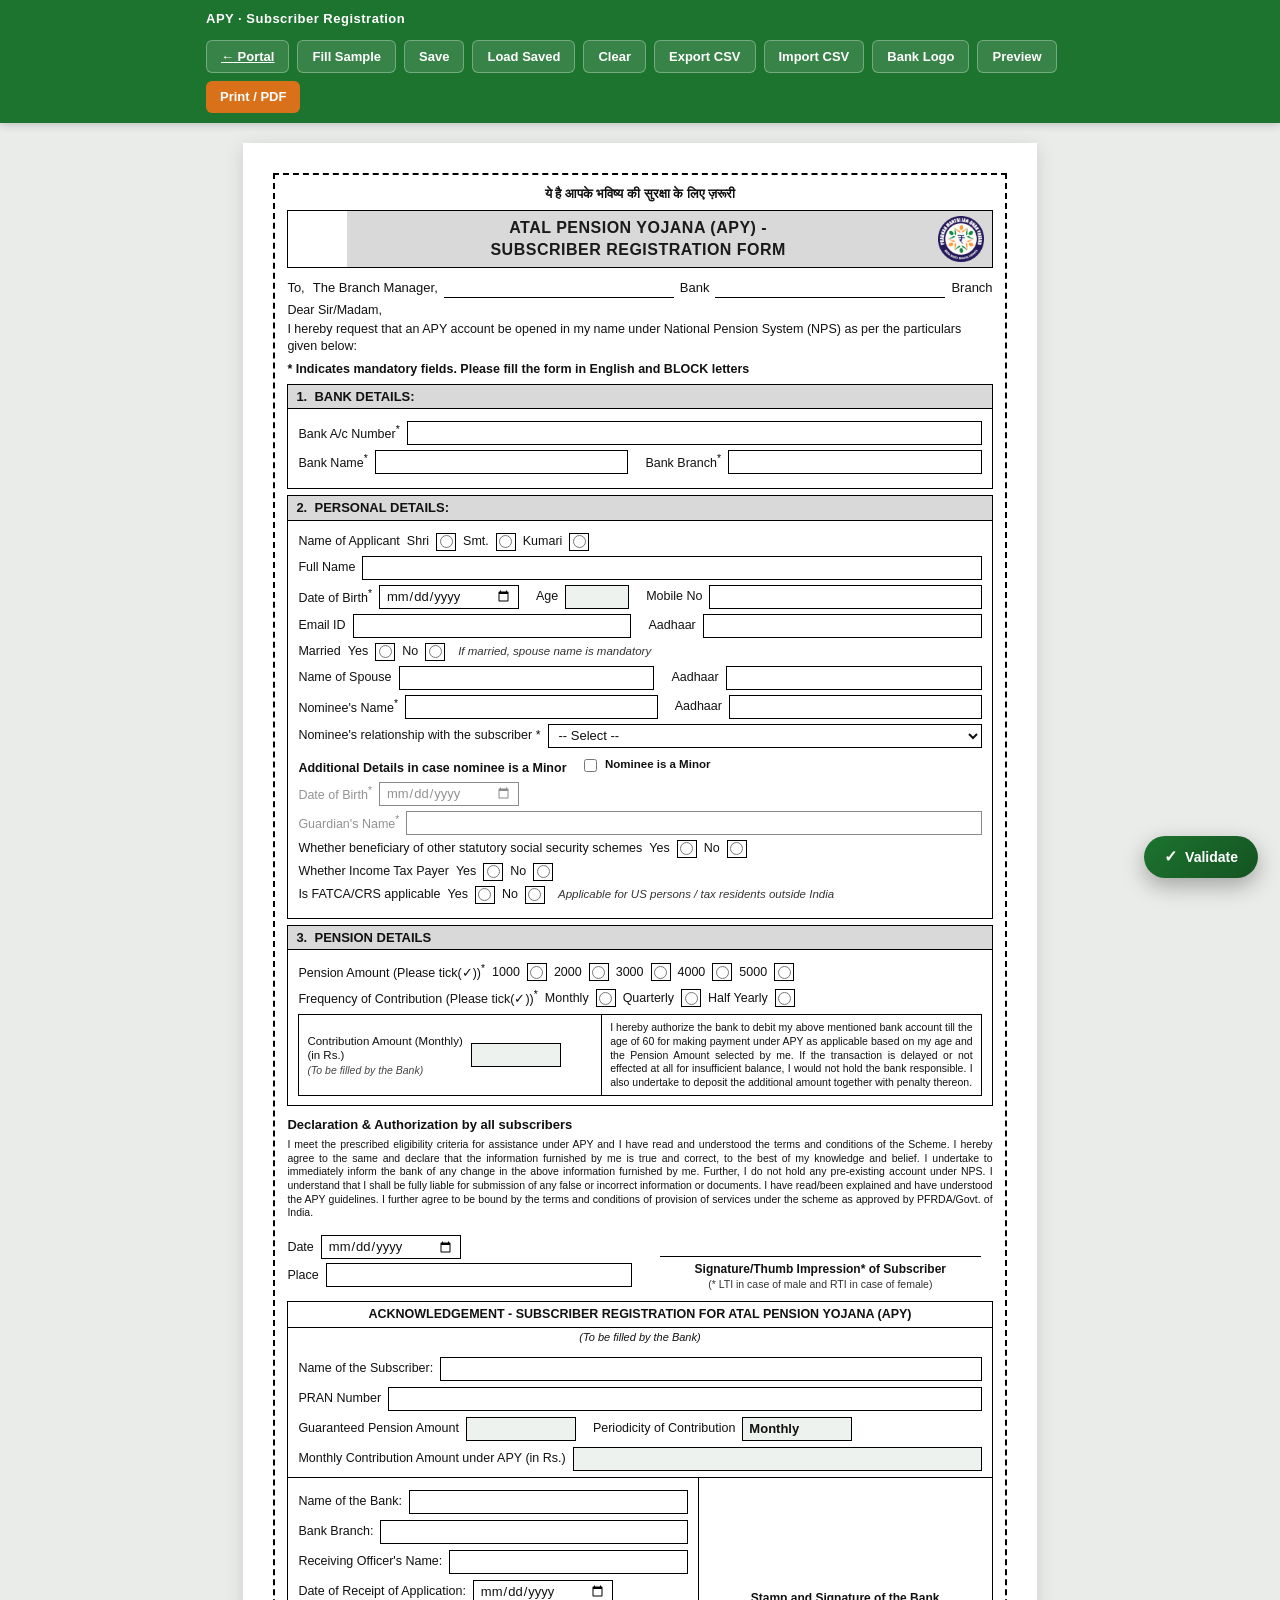
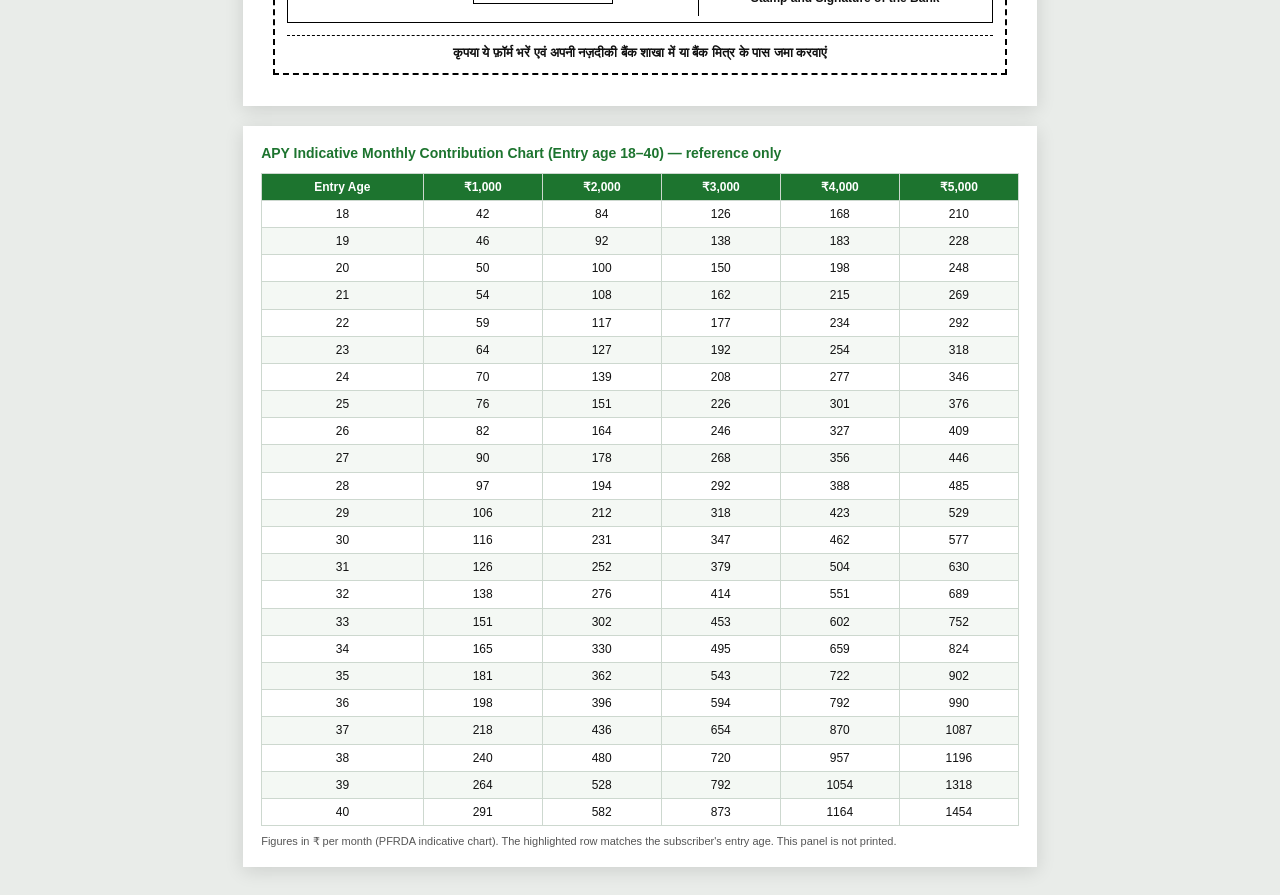
<file: APY_REG.html>
<!DOCTYPE html>
<html lang="en">
<head>
  <meta charset="UTF-8" />
  <meta name="viewport" content="width=device-width, initial-scale=1.0" />
  <title>Atal Pension Yojana (APY) — Subscriber Registration Form</title>
  <style>
:root {
  --apy-green: #1d742f;
  --apy-green-dark: #145322;
  --apy-saffron: #d9711a;
  --bar: #d9d9d9;
  --bar-line: #000;
  --ink: #111;
  --muted: #555;
  --bg: #e9ece9;
  --paper: #ffffff;
  --focus: #2f9e44;
  --cell: #000;
}

* { box-sizing: border-box; }

body {
  margin: 0;
  font-family: Arial, "Segoe UI", Helvetica, sans-serif;
  color: var(--ink);
  background: var(--bg);
  font-size: 13px;
  line-height: 1.35;
}

/* ===== Toolbar ===== */
.toolbar {
  position: sticky;
  top: 0;
  z-index: 50;
  background: var(--apy-green);
  color: #fff;
  box-shadow: 0 2px 8px rgba(0, 0, 0, 0.18);
}
.toolbar-inner {
  max-width: 900px;
  margin: 0 auto;
  display: flex;
  align-items: center;
  justify-content: space-between;
  gap: 12px;
  padding: 10px 16px;
  flex-wrap: wrap;
}
.brand { font-weight: 700; letter-spacing: 0.5px; }
.toolbar-actions { display: flex; gap: 8px; flex-wrap: wrap; }
.btn {
  font: inherit; cursor: pointer; border: none; border-radius: 6px;
  padding: 7px 14px; font-size: 13px; font-weight: 600;
  transition: background 0.15s, transform 0.05s;
}
.btn:active { transform: translateY(1px); }
.btn-primary { background: var(--apy-saffron); color: #fff; }
.btn-primary:hover { background: #bd5f12; }
.btn-ghost { background: rgba(255,255,255,0.12); color: #fff; border: 1px solid rgba(255,255,255,0.3); }
.btn-ghost:hover { background: rgba(255,255,255,0.24); }

/* ===== Page / document ===== */
.page {
  width: 210mm;
  margin: 20px auto;
  background: var(--paper);
  box-shadow: 0 4px 18px rgba(0, 0, 0, 0.12);
  padding: 8mm;
}
.apy-doc {
  border: 2px dashed #000;
  padding: 8px 12px 10px;
}

/* ===== Hindi strips ===== */
.hindi-strip {
  text-align: center;
  font-weight: 700;
  font-size: 13px;
  margin: 2px 0 8px;
}
.hindi-strip.bottom { margin: 12px 0 2px; border-top: 1px dashed #000; padding-top: 8px; }

/* ===== Header ===== */
.apy-head {
  display: grid;
  grid-template-columns: auto 1fr auto;
  align-items: stretch;
  gap: 0;
  border: 1px solid #000;
  margin-bottom: 10px;
}
.apy-logo {
  background: var(--apy-green);
  color: #fff;
  display: flex;
  flex-direction: column;
  align-items: center;
  justify-content: center;
  padding: 6px 12px;
  font-weight: 800;
  font-size: 15px;
  line-height: 1.05;
  font-style: italic;
  min-width: 92px;
}
.apy-logo.has-logo { background: #fff; padding: 4px 8px; }
.apy-logo.logo-empty { background: transparent; min-width: 0; padding: 0; }
.apy-logo-text { display: flex; flex-direction: column; align-items: center; }
.bank-logo-img {
  max-width: 150px;
  max-height: 58px;
  object-fit: contain;
  display: block;
}
.bank-logo-img[hidden] { display: none !important; }
.apy-title {
  background: var(--bar);
  color: #1a1a1a;
  display: flex;
  align-items: center;
  justify-content: center;
  text-align: center;
  font-weight: 800;
  font-size: 16px;
  letter-spacing: 0.5px;
  padding: 6px;
}
.apy-emblem {
  background: var(--bar);
  display: flex;
  align-items: center;
  justify-content: center;
  padding: 4px 8px;
}
.apy-emblem img {
  width: 46px;
  height: 46px;
  object-fit: contain;
  display: block;
}

/* ===== Addressed-to / intro ===== */
.addressed-to { display: flex; gap: 8px; align-items: baseline; margin: 4px 0; }
.addr-line { display: flex; gap: 6px; align-items: baseline; flex-wrap: wrap; flex: 1; }
.line-input {
  border: none; border-bottom: 1px solid #000; border-radius: 0;
  background: transparent; padding: 1px 4px; font: inherit; font-size: 13px;
  flex: 1; min-width: 120px;
}
.line-input:focus { outline: none; border-bottom-color: var(--focus); }
.intro-line { margin: 2px 0; font-size: 12.5px; }
.mandatory-line { margin: 6px 0 4px; font-size: 12.5px; }

/* ===== Section bars ===== */
.sec-bar {
  background: var(--bar);
  border: 1px solid #000;
  font-weight: 800;
  font-size: 13px;
  padding: 3px 8px;
  margin-top: 6px;
}
.grid-block {
  border: 1px solid #000;
  border-top: none;
  padding: 7px 10px 9px;
}

/* ===== Form rows ===== */
.frow {
  display: flex;
  align-items: center;
  gap: 7px;
  flex-wrap: wrap;
  margin: 5px 0;
}
.flabel { font-size: 12.5px; white-space: nowrap; }
.flabel.wide { min-width: 0; }
.flabel.rl { margin-left: 10px; }
.flabel sup { color: #000; }

.cell-input {
  font: inherit;
  font-size: 13px;
  padding: 3px 6px;
  border: 1px solid var(--cell);
  background: #fff;
  color: var(--ink);
  min-width: 90px;
  height: 24px;
}
.cell-input:focus {
  outline: none;
  border-color: var(--focus);
  box-shadow: 0 0 0 2px rgba(47,158,68,0.18);
}
select.cell-input {
  height: 24px;
  padding: 2px 6px;
  background: #fff;
  cursor: pointer;
}
.cell-input.grow { flex: 1; min-width: 120px; }
.cell-input.dob { width: 140px; min-width: 140px; flex: none; }
.cell-input.age { width: 64px; min-width: 64px; flex: none; }
.cell-input.sm { width: 110px; min-width: 110px; flex: none; }
.upper { text-transform: uppercase; }
.readonly { background: #eef2ee; font-weight: 700; }

/* Mandatory-field validation highlight */
.cell-input.invalid, .line-input.invalid {
  border: 1.5px solid #d23b3b !important;
  background: #fdeded;
  box-shadow: 0 0 0 2px rgba(210, 59, 59, 0.15);
}
.frow.invalid .tickbox { border-color: #d23b3b; box-shadow: 0 0 0 2px rgba(210, 59, 59, 0.18); }
.frow.invalid .ticklbl { color: #c0212c; font-weight: 700; }

/* Tick boxes (radio) styled as the original square boxes */
.ticklbl { font-size: 12.5px; }
.tickbox {
  display: inline-flex;
  align-items: center;
  justify-content: center;
  width: 20px; height: 18px;
  border: 1px solid #000;
  background: #fff;
  cursor: pointer;
}
.tickbox input { margin: 0; accent-color: var(--apy-green); }
.note-inline { font-size: 11.5px; font-style: italic; color: #333; margin-left: 6px; }
.chk-inline { font-size: 11.5px; display: inline-flex; align-items: center; gap: 5px; margin-left: 10px; }
.chk-inline input { accent-color: var(--apy-green); }

.sub-head { font-size: 12.5px; font-weight: 700; margin: 8px 0 2px; }
.minor-fields.disabled { opacity: 0.45; pointer-events: none; }

/* ===== Pension details ===== */
.pension-row { margin-bottom: 6px; }
.pension-split { display: grid; grid-template-columns: 1fr 1.25fr; gap: 0; border: 1px solid #000; }
.pension-left { display: flex; align-items: center; gap: 8px; padding: 6px 8px; border-right: 1px solid #000; }
.pl-label { font-size: 11.5px; line-height: 1.25; }
.pl-label em { font-size: 10.5px; color: #444; }
.pension-left .cell-input { width: 90px; min-width: 90px; }
.pension-right { padding: 6px 8px; font-size: 10.5px; text-align: justify; line-height: 1.3; }
.auto-note { font-size: 11.5px; color: var(--muted); font-style: italic; margin: 6px 0 0; }
.auto-note:empty { margin: 0; }
.auto-note.warn { color: #c0212c; font-weight: 700; font-style: normal; }

/* ===== Declaration ===== */
.declaration { margin: 10px 0; }
.declaration h3 { font-size: 13px; font-weight: 800; margin: 6px 0 4px; }
.declaration p { font-size: 10.5px; text-align: justify; line-height: 1.3; margin: 0 0 8px; }
.sign-grid { display: grid; grid-template-columns: 1fr 1fr; gap: 16px; align-items: end; margin-top: 8px; }
.sign-left .frow { margin: 4px 0; }
.sign-right { text-align: center; align-self: end; }
.sign-line { border-top: 1px solid #000; margin: 28px 12px 4px; }
.sign-cap { font-size: 12px; font-weight: 700; }
.sign-foot { font-size: 10.5px; color: #333; }

/* ===== Acknowledgement ===== */
.ack { border: 1px solid #000; margin-top: 10px; padding: 0 0 6px; }
.ack-title { text-align: center; font-weight: 800; font-size: 12.5px; border-bottom: 1px solid #000; padding: 4px 6px; }
.ack-sub { text-align: center; font-size: 11px; font-style: italic; padding: 2px 0 6px; }
.ack-row { padding: 0 10px; margin: 6px 0; }
.ack-monthly { font-weight: 800; font-size: 12.5px; margin-left: 10px; }
.ack-bank { display: grid; grid-template-columns: 1.4fr 1fr; border-top: 1px solid #000; margin-top: 6px; }
.ack-bank-left { border-right: 1px solid #000; padding: 6px 0; }
.ack-bank-right { display: flex; align-items: flex-end; justify-content: center; text-align: center; padding: 10px; font-size: 12px; font-weight: 600; }

/* ===== Screen-only chart helper ===== */
.helper {
  width: 210mm;
  margin: 0 auto 28px;
  background: var(--paper);
  box-shadow: 0 4px 18px rgba(0, 0, 0, 0.12);
  padding: 14px 18px 18px;
}
.chart-title { color: var(--apy-green); font-size: 14px; margin: 4px 0 10px; }
.apy-chart { width: 100%; border-collapse: collapse; font-size: 12px; }
.apy-chart th, .apy-chart td { border: 1px solid #cdd8cf; padding: 5px 6px; text-align: center; }
.apy-chart thead th { background: var(--apy-green); color: #fff; font-weight: 600; }
.apy-chart tbody tr:nth-child(even) { background: #f4f8f4; }
.apy-chart tbody tr.match { background: #fff3e0 !important; font-weight: 700; outline: 2px solid var(--apy-saffron); }
.chart-foot { font-size: 11px; color: var(--muted); margin: 8px 0 0; }

/* ===== Toast ===== */
.toast {
  position: fixed; bottom: 24px; left: 50%;
  transform: translateX(-50%) translateY(20px);
  background: var(--apy-green-dark); color: #fff;
  padding: 11px 20px; border-radius: 8px; font-size: 13px;
  box-shadow: 0 6px 20px rgba(0,0,0,0.25);
  opacity: 0; pointer-events: none;
  transition: opacity 0.25s, transform 0.25s; z-index: 100;
}
.toast.show { opacity: 1; transform: translateX(-50%) translateY(0); }

/* ===== Floating Validate button ===== */
.fab {
  position: fixed; right: 22px; bottom: 22px; z-index: 90;
  display: inline-flex; align-items: center; gap: 8px;
  border: none; border-radius: 30px; padding: 13px 20px;
  background: linear-gradient(135deg, var(--apy-green), var(--apy-green-dark));
  color: #fff; font-size: 14px; font-weight: 700; font-family: inherit; cursor: pointer;
  box-shadow: 0 8px 22px rgba(0, 0, 0, 0.3);
  transition: transform 0.12s ease, box-shadow 0.12s ease;
}
.fab:hover { transform: translateY(-2px); box-shadow: 0 12px 28px rgba(0, 0, 0, 0.4); }
.fab:active { transform: translateY(0); }
.fab .fab-ic { font-size: 16px; line-height: 1; }
@media (max-width: 480px) {
  .fab { padding: 15px; border-radius: 50%; }
  .fab .fab-tx { display: none; }
}

/* ===== Responsive ===== */
@media (max-width: 840px) {
  .page, .helper { width: 100%; margin: 12px 0; box-shadow: none; padding: 10px; }
  .apy-head { grid-template-columns: auto 1fr; }
  .apy-emblem { display: none; }
  .apy-title { font-size: 13px; }
  .pension-split, .sign-grid, .ack-bank { grid-template-columns: 1fr; }
  .pension-left { border-right: none; border-bottom: 1px solid #000; }
  .ack-bank-left { border-right: none; border-bottom: 1px solid #000; }
  .cell-input.grow { min-width: 100px; }
}

/* ===== Compact layout — shared by Print and on-screen Preview ===== */
body.compact { font-size: 10px; line-height: 1.18; }
body.compact .apy-doc { padding: 4px 8px 4px; }

/* Hindi strips + header */
body.compact .hindi-strip { font-size: 10.5px; margin: 0 0 2px; }
body.compact .hindi-strip.bottom { margin: 3px 0 0; padding-top: 3px; }
body.compact .apy-head { margin-bottom: 4px; }
body.compact .apy-logo { font-size: 13px; }
body.compact .apy-title { font-size: 14px; padding: 4px; }
body.compact .apy-emblem img { width: 40px; height: 40px; }

/* Address / intro */
body.compact .addressed-to { margin: 2px 0; }
body.compact .intro-line { font-size: 10px; margin: 1px 0; }
body.compact .mandatory-line { font-size: 10px; margin: 3px 0 2px; }

/* Sections & rows */
body.compact .sec-bar { font-size: 11px; padding: 1px 8px; margin-top: 2px; }
body.compact .grid-block { padding: 3px 8px 3px; }
body.compact .frow { margin: 2px 0; gap: 6px; }
body.compact .flabel, body.compact .ticklbl { font-size: 10.5px; }
body.compact .cell-input { height: 17px; font-size: 10.5px; padding: 0 5px; }
body.compact select.cell-input { height: 17px; }
body.compact .cell-input.dob { width: 128px; min-width: 128px; }
body.compact .tickbox { width: 16px; height: 14px; }
body.compact .sub-head { font-size: 10.5px; margin: 3px 0 1px; }
body.compact .note-inline, body.compact .chk-inline { font-size: 10px; }

/* Pension */
body.compact .pension-row { margin-bottom: 3px; }
body.compact .pension-left { padding: 3px 6px; }
body.compact .pl-label { font-size: 10px; }
body.compact .pension-right { font-size: 9px; line-height: 1.18; padding: 3px 6px; }

/* Declaration */
body.compact .declaration { margin: 4px 0; }
body.compact .declaration h3 { font-size: 11px; margin: 3px 0 1px; }
body.compact .declaration p { font-size: 9px; line-height: 1.15; margin: 0 0 3px; }
body.compact .sign-grid { margin-top: 3px; }
body.compact .sign-line { margin: 10px 12px 2px; }
body.compact .sign-cap { font-size: 10.5px; }
body.compact .sign-foot { font-size: 9px; }

/* Acknowledgement */
body.compact .ack { margin-top: 4px; }
body.compact .ack-title { font-size: 11px; padding: 2px 6px; }
body.compact .ack-sub { font-size: 9.5px; padding: 1px 0 3px; }
body.compact .ack-row { margin: 2px 0; }
body.compact .ack-bank-left { padding: 3px 0; }
body.compact .ack-bank-right { padding: 4px; font-size: 10.5px; }

/* ===== On-screen Preview (A4 framing) ===== */
body.preview-mode { background: #3a3f44; }
body.preview-mode .helper { display: none !important; }
body.preview-mode .page {
  width: 210mm;
  height: 297mm;
  padding: 7mm;
  margin: 84px auto 48px;
  background: #fff;
  box-shadow: 0 0 0 1px #888, 0 10px 40px rgba(0, 0, 0, 0.55);
  overflow: visible;
  position: relative;
}
body.preview-mode .page::after {
  content: "▲ A4 page-1 boundary — anything below prints on page 2";
  position: absolute;
  left: 0; right: 0; top: 290mm;
  border-top: 2px dashed #c0212c;
  font-size: 10px; color: #c0212c; font-weight: 700;
  padding-top: 2px; text-align: center;
}

/* Preview fit-status banner */
.preview-banner {
  position: fixed; top: 64px; left: 50%; transform: translateX(-50%);
  z-index: 60; padding: 8px 16px; border-radius: 8px;
  font-size: 13px; font-weight: 700; color: #fff;
  box-shadow: 0 4px 14px rgba(0, 0, 0, 0.3);
}
.preview-banner.fit { background: var(--apy-green); }
.preview-banner.over { background: #c0212c; }

/* ===== Print (A4) — uses body.compact (added by JS on print) ===== */
@media print {
  @page { size: A4 portrait; margin: 7mm; }
  html, body { background: #fff; }
  .no-print { display: none !important; }
  .page { width: auto; height: auto; margin: 0; padding: 0; box-shadow: none; }
  .page::after { display: none !important; }
  .cell-input:focus { box-shadow: none !important; }
  .readonly { background: #fff !important; }
  .sec-bar, .apy-title, .apy-emblem, .apy-logo {
    -webkit-print-color-adjust: exact; print-color-adjust: exact;
  }
  .apy-doc, .apy-head, .grid-block, .pension-split, .declaration, .ack {
    page-break-inside: avoid;
  }
}
  </style>
</head>
<body>
  <!-- ===== Toolbar (hidden on print) ===== -->
  <div class="toolbar no-print">
    <div class="toolbar-inner">
      <span class="brand">APY · Subscriber Registration</span>
      <div class="toolbar-actions">
        <a class="btn btn-ghost" href="index.html">&larr; Portal</a>
        <button type="button" id="btnSample" class="btn btn-ghost">Fill Sample</button>
        <button type="button" id="btnSave" class="btn btn-ghost">Save</button>
        <button type="button" id="btnLoad" class="btn btn-ghost">Load Saved</button>
        <button type="button" id="btnClear" class="btn btn-ghost">Clear</button>
        <button type="button" id="btnExport" class="btn btn-ghost">Export CSV</button>
        <label for="importFile" class="btn btn-ghost">Import CSV</label>
        <input type="file" id="importFile" accept=".csv,text/csv" hidden />
        <label for="bankLogoFile" class="btn btn-ghost">Bank Logo</label>
        <input type="file" id="bankLogoFile" accept="image/*" hidden />
        <button type="button" id="btnRemoveLogo" class="btn btn-ghost" hidden>Remove Logo</button>
        <button type="button" id="btnPreview" class="btn btn-ghost">Preview</button>
        <button type="button" id="btnPrint" class="btn btn-primary">Print / PDF</button>
      </div>
    </div>
  </div>

  <form id="apyForm" autocomplete="on">
    <section class="page">
      <div class="apy-doc">
        <!-- Top Hindi strip -->
        <p class="hindi-strip top">ये है आपके भविष्य की सुरक्षा के लिए ज़रूरी</p>

        <!-- Header banner -->
        <header class="apy-head">
          <div class="apy-logo" id="apyLogo">
            <img id="bankLogoImg" class="bank-logo-img" alt="Bank Logo" hidden />
            <div class="apy-logo-text" id="apyLogoText"><span>Atal</span><span>Pension</span><span>Yojana</span></div>
          </div>
          <div class="apy-title">ATAL PENSION YOJANA (APY) -<br />SUBSCRIBER REGISTRATION FORM</div>
          <div class="apy-emblem"><img src="APY_LOGO.png" alt="Pradhan Mantri Jan-Dhan Yojana" onerror="this.style.display='none'" /></div>
        </header>

        <!-- Addressed to -->
        <div class="addressed-to">
          <span>To,</span>
          <div class="addr-line">
            <span>The Branch Manager,</span>
            <input type="text" id="toBankName" name="toBankName" class="line-input" />
            <span>Bank</span>
            <input type="text" id="toBranch" name="toBranch" class="line-input" />
            <span>Branch</span>
          </div>
        </div>
        <p class="intro-line">Dear Sir/Madam,</p>
        <p class="intro-line">I hereby request that an APY account be opened in my name under National Pension System (NPS) as per the particulars given below:</p>
        <p class="mandatory-line"><strong>* Indicates mandatory fields. Please fill the form in English and BLOCK letters</strong></p>

        <!-- ===== 1. BANK DETAILS ===== -->
        <div class="sec-bar">1.&nbsp;&nbsp;BANK DETAILS:</div>
        <div class="grid-block">
          <div class="frow">
            <label class="flabel">Bank A/c Number<sup>*</sup></label>
            <input type="text" id="bankAccNo" name="bankAccNo" class="cell-input grow" inputmode="numeric" />
          </div>
          <div class="frow">
            <label class="flabel">Bank Name<sup>*</sup></label>
            <input type="text" id="bankName" name="bankName" class="cell-input grow upper" />
            <label class="flabel rl">Bank Branch<sup>*</sup></label>
            <input type="text" id="bankBranch" name="bankBranch" class="cell-input grow upper" />
          </div>
        </div>

        <!-- ===== 2. PERSONAL DETAILS ===== -->
        <div class="sec-bar">2.&nbsp;&nbsp;PERSONAL DETAILS:</div>
        <div class="grid-block">
          <div class="frow">
            <label class="flabel">Name of Applicant</label>
            <span class="ticklbl">Shri</span>
            <label class="tickbox"><input type="radio" name="title" value="Shri" /></label>
            <span class="ticklbl">Smt.</span>
            <label class="tickbox"><input type="radio" name="title" value="Smt" /></label>
            <span class="ticklbl">Kumari</span>
            <label class="tickbox"><input type="radio" name="title" value="Kumari" /></label>
          </div>
          <div class="frow">
            <label class="flabel">Full Name</label>
            <input type="text" id="fullName" name="fullName" class="cell-input grow upper" />
          </div>
          <div class="frow">
            <label class="flabel">Date of Birth<sup>*</sup></label>
            <input type="date" id="dob" name="dob" class="cell-input dob" />
            <label class="flabel rl">Age</label>
            <input type="text" id="age" name="age" class="cell-input age readonly" readonly />
            <label class="flabel rl">Mobile No</label>
            <input type="tel" id="mobile" name="mobile" class="cell-input grow" maxlength="10" inputmode="numeric" />
          </div>
          <div class="frow">
            <label class="flabel">Email ID</label>
            <input type="email" id="email" name="email" class="cell-input grow" />
            <label class="flabel rl">Aadhaar</label>
            <input type="text" id="aadhaar" name="aadhaar" class="cell-input grow" maxlength="14" inputmode="numeric" />
          </div>
          <div class="frow">
            <label class="flabel">Married</label>
            <span class="ticklbl">Yes</span>
            <label class="tickbox"><input type="radio" name="married" value="Yes" /></label>
            <span class="ticklbl">No</span>
            <label class="tickbox"><input type="radio" name="married" value="No" /></label>
            <span class="note-inline">If married, spouse name is mandatory</span>
          </div>
          <div class="frow">
            <label class="flabel">Name of Spouse</label>
            <input type="text" id="spouseName" name="spouseName" class="cell-input grow upper" />
            <label class="flabel rl">Aadhaar</label>
            <input type="text" id="spouseAadhaar" name="spouseAadhaar" class="cell-input grow" maxlength="14" inputmode="numeric" />
          </div>
          <div class="frow">
            <label class="flabel">Nominee's Name<sup>*</sup></label>
            <input type="text" id="nomineeName" name="nomineeName" class="cell-input grow upper" />
            <label class="flabel rl">Aadhaar</label>
            <input type="text" id="nomineeAadhaar" name="nomineeAadhaar" class="cell-input grow" maxlength="14" inputmode="numeric" />
          </div>
          <div class="frow">
            <label class="flabel wide">Nominee's relationship with the subscriber <span class="req">*</span></label>
            <select id="nomineeRelation" name="nomineeRelation" class="cell-input grow">
              <option value="">-- Select --</option>
              <option>Spouse</option>
              <option>Husband</option>
              <option>Wife</option>
              <option>Son</option>
              <option>Daughter</option>
              <option>Father</option>
              <option>Mother</option>
              <option>Brother</option>
              <option>Sister</option>
              <option>Grandfather</option>
              <option>Grandmother</option>
              <option>Grandson</option>
              <option>Granddaughter</option>
              <option>Son-in-law</option>
              <option>Daughter-in-law</option>
              <option>Father-in-law</option>
              <option>Mother-in-law</option>
              <option>Nephew</option>
              <option>Niece</option>
              <option>Other</option>
            </select>
          </div>

          <p class="sub-head">Additional Details in case nominee is a Minor
            <label class="chk-inline"><input type="checkbox" id="nomineeMinor" name="nomineeMinor" /> Nominee is a Minor</label>
          </p>
          <div id="minorFields" class="minor-fields">
            <div class="frow">
              <label class="flabel">Date of Birth<sup>*</sup></label>
              <input type="date" id="nomineeDob" name="nomineeDob" class="cell-input dob" />
            </div>
            <div class="frow">
              <label class="flabel">Guardian's Name<sup>*</sup></label>
              <input type="text" id="guardianName" name="guardianName" class="cell-input grow upper" />
            </div>
          </div>

          <div class="frow">
            <label class="flabel wide">Whether beneficiary of other statutory social security schemes</label>
            <span class="ticklbl">Yes</span>
            <label class="tickbox"><input type="radio" name="otherSocialScheme" value="Yes" /></label>
            <span class="ticklbl">No</span>
            <label class="tickbox"><input type="radio" name="otherSocialScheme" value="No" /></label>
          </div>
          <div class="frow">
            <label class="flabel wide">Whether Income Tax Payer</label>
            <span class="ticklbl">Yes</span>
            <label class="tickbox"><input type="radio" name="incomeTaxPayer" value="Yes" /></label>
            <span class="ticklbl">No</span>
            <label class="tickbox"><input type="radio" name="incomeTaxPayer" value="No" /></label>
          </div>
          <div class="frow">
            <label class="flabel wide">Is FATCA/CRS applicable</label>
            <span class="ticklbl">Yes</span>
            <label class="tickbox"><input type="radio" name="fatcaCrs" value="Yes" /></label>
            <span class="ticklbl">No</span>
            <label class="tickbox"><input type="radio" name="fatcaCrs" value="No" /></label>
            <span class="note-inline">Applicable for US persons / tax residents outside India</span>
          </div>
        </div>

        <!-- ===== 3. PENSION DETAILS ===== -->
        <div class="sec-bar">3.&nbsp;&nbsp;PENSION DETAILS</div>
        <div class="grid-block">
          <div class="frow pension-row">
            <label class="flabel wide">Pension Amount (Please tick(&#10003;))<sup>*</sup></label>
            <span class="ticklbl">1000</span>
            <label class="tickbox"><input type="radio" name="pensionAmount" value="1000" /></label>
            <span class="ticklbl">2000</span>
            <label class="tickbox"><input type="radio" name="pensionAmount" value="2000" /></label>
            <span class="ticklbl">3000</span>
            <label class="tickbox"><input type="radio" name="pensionAmount" value="3000" /></label>
            <span class="ticklbl">4000</span>
            <label class="tickbox"><input type="radio" name="pensionAmount" value="4000" /></label>
            <span class="ticklbl">5000</span>
            <label class="tickbox"><input type="radio" name="pensionAmount" value="5000" /></label>
          </div>
          <div class="frow pension-row">
            <label class="flabel wide">Frequency of Contribution (Please tick(&#10003;))<sup>*</sup></label>
            <span class="ticklbl">Monthly</span>
            <label class="tickbox"><input type="radio" name="frequency" value="Monthly" /></label>
            <span class="ticklbl">Quarterly</span>
            <label class="tickbox"><input type="radio" name="frequency" value="Quarterly" /></label>
            <span class="ticklbl">Half Yearly</span>
            <label class="tickbox"><input type="radio" name="frequency" value="Half Yearly" /></label>
          </div>
          <div class="pension-split">
            <div class="pension-left">
              <div class="pl-label">Contribution Amount (Monthly)<br />(in Rs.)<br /><em>(To be filled by the Bank)</em></div>
              <input type="text" id="contribution" name="contribution" class="cell-input readonly" readonly />
            </div>
            <div class="pension-right">
              I hereby authorize the bank to debit my above mentioned bank account till the age of 60 for making
              payment under APY as applicable based on my age and the Pension Amount selected by me. If the transaction
              is delayed or not effected at all for insufficient balance, I would not hold the bank responsible. I also
              undertake to deposit the additional amount together with penalty thereon.
            </div>
          </div>
          <p class="auto-note no-print" id="autoNote"></p>
        </div>

        <!-- ===== Declaration ===== -->
        <div class="declaration">
          <h3>Declaration &amp; Authorization by all subscribers</h3>
          <p>
            I meet the prescribed eligibility criteria for assistance under APY and I have read and understood the terms
            and conditions of the Scheme. I hereby agree to the same and declare that the information furnished by me is
            true and correct, to the best of my knowledge and belief. I undertake to immediately inform the bank of any
            change in the above information furnished by me. Further, I do not hold any pre-existing account under NPS. I
            understand that I shall be fully liable for submission of any false or incorrect information or documents. I
            have read/been explained and have understood the APY guidelines. I further agree to be bound by the terms and
            conditions of provision of services under the scheme as approved by PFRDA/Govt. of India.
          </p>
          <div class="sign-grid">
            <div class="sign-left">
              <div class="frow">
                <label class="flabel">Date</label>
                <input type="date" id="declDate" name="declDate" class="cell-input dob" />
              </div>
              <div class="frow">
                <label class="flabel">Place</label>
                <input type="text" id="declPlace" name="declPlace" class="cell-input grow" />
              </div>
            </div>
            <div class="sign-right">
              <div class="sign-line"></div>
              <div class="sign-cap">Signature/Thumb Impression* of Subscriber</div>
              <div class="sign-foot">(* LTI in case of male and RTI in case of female)</div>
            </div>
          </div>
        </div>

        <!-- ===== Acknowledgement ===== -->
        <div class="ack">
          <div class="ack-title">ACKNOWLEDGEMENT - SUBSCRIBER REGISTRATION FOR ATAL PENSION YOJANA (APY)</div>
          <div class="ack-sub">(To be filled by the Bank)</div>

          <div class="frow ack-row">
            <label class="flabel">Name of the Subscriber:</label>
            <input type="text" id="ackSubscriberName" name="ackSubscriberName" class="cell-input grow upper" />
          </div>
          <div class="frow ack-row">
            <label class="flabel">PRAN Number</label>
            <input type="text" id="pranNumber" name="pranNumber" class="cell-input grow" />
          </div>
          <div class="frow ack-row">
            <label class="flabel wide">Guaranteed Pension Amount</label>
            <input type="text" id="ackPensionAmount" name="ackPensionAmount" class="cell-input sm readonly" readonly />
            <label class="flabel rl">Periodicity of Contribution</label>
            <input type="text" id="periodicity" name="periodicity" class="cell-input sm readonly" value="Monthly" readonly />
          </div>
          <div class="frow ack-row">
            <label class="flabel wide">Monthly Contribution Amount under APY (in Rs.)</label>
            <input type="text" id="ackContribution" name="ackContribution" class="cell-input grow readonly" readonly />
          </div>

          <div class="ack-bank">
            <div class="ack-bank-left">
              <div class="frow ack-row"><label class="flabel">Name of the Bank:</label><input type="text" id="ackBankName" name="ackBankName" class="cell-input grow" /></div>
              <div class="frow ack-row"><label class="flabel">Bank Branch:</label><input type="text" id="ackBankBranch" name="ackBankBranch" class="cell-input grow" /></div>
              <div class="frow ack-row"><label class="flabel">Receiving Officer's Name:</label><input type="text" id="receivingOfficer" name="receivingOfficer" class="cell-input grow" /></div>
              <div class="frow ack-row"><label class="flabel">Date of Receipt of Application:</label><input type="date" id="receiptDate" name="receiptDate" class="cell-input dob" /></div>
            </div>
            <div class="ack-bank-right">
              <span>Stamp and Signature of the Bank</span>
            </div>
          </div>
        </div>

        <!-- Bottom Hindi strip -->
        <p class="hindi-strip bottom">कृपया ये फ़ॉर्म भरें एवं अपनी नज़दीकी बैंक शाखा में या बैंक मित्र के पास जमा करवाएं</p>
      </div>
    </section>

    <!-- ===== Screen-only helper: APY contribution chart ===== -->
    <section class="helper no-print">
      <h3 class="chart-title">APY Indicative Monthly Contribution Chart (Entry age 18–40) — reference only</h3>
      <table class="apy-chart">
        <thead>
          <tr>
            <th>Entry Age</th><th>₹1,000</th><th>₹2,000</th><th>₹3,000</th><th>₹4,000</th><th>₹5,000</th>
          </tr>
        </thead>
        <tbody id="chartBody"></tbody>
      </table>
      <p class="chart-foot">Figures in ₹ per month (PFRDA indicative chart). The highlighted row matches the subscriber's entry age. This panel is not printed.</p>
    </section>
  </form>

  <div id="previewBanner" class="preview-banner no-print" hidden></div>
  <div id="toast" class="toast no-print" aria-live="polite"></div>

  <script>
/* Atal Pension Yojana (APY) — Subscriber Registration Form
 * Form filling, autofill, auto-save (localStorage), import/export, print,
 * DOB -> age, and auto monthly-contribution from the official APY chart. */
(function () {
  "use strict";

  const STORAGE_KEY = "apy_srf_data_v1";
  const LOGO_KEY = "apy_bank_logo_v1";
  const form = document.getElementById("apyForm");
  const toastEl = document.getElementById("toast");

  const APY_CHART = {
    18: [42, 84, 126, 168, 210],
    19: [46, 92, 138, 183, 228],
    20: [50, 100, 150, 198, 248],
    21: [54, 108, 162, 215, 269],
    22: [59, 117, 177, 234, 292],
    23: [64, 127, 192, 254, 318],
    24: [70, 139, 208, 277, 346],
    25: [76, 151, 226, 301, 376],
    26: [82, 164, 246, 327, 409],
    27: [90, 178, 268, 356, 446],
    28: [97, 194, 292, 388, 485],
    29: [106, 212, 318, 423, 529],
    30: [116, 231, 347, 462, 577],
    31: [126, 252, 379, 504, 630],
    32: [138, 276, 414, 551, 689],
    33: [151, 302, 453, 602, 752],
    34: [165, 330, 495, 659, 824],
    35: [181, 362, 543, 722, 902],
    36: [198, 396, 594, 792, 990],
    37: [218, 436, 654, 870, 1087],
    38: [240, 480, 720, 957, 1196],
    39: [264, 528, 792, 1054, 1318],
    40: [291, 582, 873, 1164, 1454],
  };
  const PENSION_SLABS = [1000, 2000, 3000, 4000, 5000];

  /* ---------- Helpers ---------- */
  function toast(msg) {
    toastEl.textContent = msg;
    toastEl.classList.add("show");
    clearTimeout(toast._t);
    toast._t = setTimeout(() => toastEl.classList.remove("show"), 2200);
  }

  function collect() {
    const data = {};
    form.querySelectorAll("input, select, textarea").forEach((el) => {
      if (!el.name) return;
      if (el.type === "radio") {
        if (el.checked) data[el.name] = el.value;
        else if (!(el.name in data)) data[el.name] = data[el.name] || "";
      } else if (el.type === "checkbox") {
        data[el.name] = el.checked;
      } else {
        data[el.name] = el.value;
      }
    });
    return data;
  }

  function apply(data) {
    if (!data) return;
    Object.keys(data).forEach((name) => {
      const els = form.querySelectorAll('[name="' + CSS.escape(name) + '"]');
      if (!els.length) return;
      els.forEach((el) => {
        if (el.type === "radio") {
          el.checked = el.value === data[name];
        } else if (el.type === "checkbox") {
          el.checked = !!data[name];
        } else {
          el.value = data[name];
        }
      });
    });
    onMinorChange();
    syncGroupsFill();
    recalc();
    if (typeof syncPeriodicity === "function") syncPeriodicity();
  }

  /* ---------- Auto-save ---------- */
  let saveTimer;
  function autoSave() {
    clearTimeout(saveTimer);
    saveTimer = setTimeout(() => {
      try {
        localStorage.setItem(STORAGE_KEY, JSON.stringify(collect()));
      } catch (e) {}
    }, 400);
  }

  function loadSaved(showMsg) {
    try {
      const raw = localStorage.getItem(STORAGE_KEY);
      if (!raw) {
        if (showMsg) toast("No saved data found.");
        return false;
      }
      apply(JSON.parse(raw));
      if (showMsg) toast("Saved data loaded.");
      return true;
    } catch (e) {
      if (showMsg) toast("Could not load saved data.");
      return false;
    }
  }

  /* ---------- Age from DOB ---------- */
  function computeAge(dobStr) {
    if (!dobStr) return null;
    const dob = new Date(dobStr);
    if (isNaN(dob)) return null;
    const now = new Date();
    let age = now.getFullYear() - dob.getFullYear();
    const m = now.getMonth() - dob.getMonth();
    if (m < 0 || (m === 0 && now.getDate() < dob.getDate())) age--;
    return age;
  }

  /* ---------- Dynamic recalculation (age + contribution) ---------- */
  const ageEl = document.getElementById("age");
  const contributionEl = document.getElementById("contribution");
  const autoNoteEl = document.getElementById("autoNote");

  function selectedPension() {
    const el = form.querySelector('[name="pensionAmount"]:checked');
    return el ? parseInt(el.value, 10) : null;
  }

  function recalc() {
    const dob = document.getElementById("dob").value;
    const age = computeAge(dob);
    const pension = selectedPension();

    ageEl.value = age == null ? "" : age + " yrs";

    const ackPension = document.getElementById("ackPensionAmount");
    if (ackPension) ackPension.value = pension ? pension.toLocaleString("en-IN") : "";

    let note = "";
    let contribution = "";

    if (age != null && pension) {
      if (age < 18 || age > 40) {
        note = "Note: APY entry age must be between 18 and 40 years (current age " + age + ").";
      } else {
        const slabIdx = PENSION_SLABS.indexOf(pension);
        const row = APY_CHART[age];
        if (row && slabIdx > -1) contribution = String(row[slabIdx]);
      }
    }

    contributionEl.value = contribution;
    const ackContribution = document.getElementById("ackContribution");
    if (ackContribution) ackContribution.value = contribution;

    if (autoNoteEl) {
      autoNoteEl.textContent = note;
      autoNoteEl.classList.toggle("warn", !!note);
    }

    highlightChartRow(age);
  }

  /* ---------- Build & highlight reference chart ---------- */
  function buildChart() {
    const body = document.getElementById("chartBody");
    if (!body) return;
    let html = "";
    Object.keys(APY_CHART).forEach((age) => {
      const r = APY_CHART[age];
      html += '<tr data-age="' + age + '"><td>' + age + "</td>" +
        r.map((v) => "<td>" + v + "</td>").join("") + "</tr>";
    });
    body.innerHTML = html;
  }

  function highlightChartRow(age) {
    document.querySelectorAll("#chartBody tr").forEach((tr) => {
      tr.classList.toggle("match", String(age) === tr.getAttribute("data-age"));
    });
  }

  /* ---------- Repeated-field sync (type once, fill everywhere) ---------- */
  const SYNC_GROUPS = [
    ["toBankName", "bankName", "ackBankName"],
    ["toBranch", "bankBranch", "ackBankBranch"],
    ["fullName", "ackSubscriberName"],
  ];
  let syncing = false;

  function groupOf(id) {
    return SYNC_GROUPS.find((g) => g.indexOf(id) > -1);
  }

  function propagateFrom(el) {
    if (syncing) return;
    const group = groupOf(el.id);
    if (!group) return;
    syncing = true;
    group.forEach((id) => {
      if (id === el.id) return;
      const t = document.getElementById(id);
      if (t && t.value !== el.value) t.value = el.value;
    });
    syncing = false;
  }

  function syncGroupsFill() {
    SYNC_GROUPS.forEach((g) => {
      let val = "";
      for (let i = 0; i < g.length; i++) {
        const el = document.getElementById(g[i]);
        if (el && el.value) { val = el.value; break; }
      }
      if (!val) return;
      g.forEach((id) => {
        const el = document.getElementById(id);
        if (el && !el.value) el.value = val;
      });
    });
  }

  /* ---------- Custom bank logo (left header) ---------- */
  const logoBox = document.getElementById("apyLogo");
  const logoImg = document.getElementById("bankLogoImg");
  const logoText = document.getElementById("apyLogoText");
  const btnRemoveLogo = document.getElementById("btnRemoveLogo");

  function setBankLogo(dataUrl) {
    if (dataUrl) {
      logoImg.src = dataUrl;
      logoImg.hidden = false;
      logoText.hidden = true;
      logoBox.classList.add("has-logo");
      logoBox.classList.remove("logo-empty");
      btnRemoveLogo.hidden = false;
    } else {
      logoImg.removeAttribute("src");
      logoImg.hidden = true;
      logoText.hidden = true;
      logoBox.classList.remove("has-logo");
      logoBox.classList.add("logo-empty");
      btnRemoveLogo.hidden = true;
    }
  }

  function loadBankLogo() {
    let saved = null;
    try {
      saved = localStorage.getItem(LOGO_KEY);
    } catch (e) {}
    setBankLogo(saved || null);
  }

  function handleLogoFile(file) {
    if (!file.type || file.type.indexOf("image/") !== 0) {
      toast("Please choose an image file.");
      return;
    }
    const reader = new FileReader();
    reader.onload = () => {
      const dataUrl = reader.result;
      setBankLogo(dataUrl);
      try {
        localStorage.setItem(LOGO_KEY, dataUrl);
      } catch (e) {
        toast("Logo shown, but too large to save in this browser.");
        return;
      }
      toast("Bank logo added.");
    };
    reader.readAsDataURL(file);
  }

  /* ---------- Minor-nominee toggle ---------- */
  function onMinorChange() {
    const minor = document.getElementById("nomineeMinor").checked;
    document.getElementById("minorFields").classList.toggle("disabled", !minor);
  }

  /* ---------- Mandatory-field validation ---------- */
  const REQUIRED = [
    { name: "bankAccNo", label: "Bank A/c Number" },
    { name: "bankName", label: "Bank Name" },
    { name: "bankBranch", label: "Bank Branch" },
    { name: "fullName", label: "Full Name of Applicant" },
    { name: "dob", label: "Date of Birth" },
    { name: "mobile", label: "Mobile No" },
    { name: "nomineeName", label: "Nominee's Name" },
    { name: "nomineeRelation", label: "Nominee's relationship with the subscriber" },
    { name: "pensionAmount", label: "Pension Amount" },
  ];

  function fieldValue(name) {
    const els = form.querySelectorAll('[name="' + CSS.escape(name) + '"]');
    if (!els.length) return "";
    const first = els[0];
    if (first.type === "radio") {
      const checked = form.querySelector('[name="' + CSS.escape(name) + '"]:checked');
      return checked ? checked.value : "";
    }
    return (first.value || "").trim();
  }

  function markInvalid(name, bad) {
    form.querySelectorAll('[name="' + CSS.escape(name) + '"]').forEach((el) => {
      const target = el.type === "radio" ? el.closest(".frow") : el;
      if (target) target.classList.toggle("invalid", bad);
    });
  }

  function clearInvalidOnInput() {
    form.querySelectorAll(".invalid").forEach((el) => el.classList.remove("invalid"));
  }

  function validateRequired() {
    const rules = REQUIRED.slice();
    if (fieldValue("married") === "Yes") {
      rules.push({ name: "spouseName", label: "Name of Spouse (married)" });
    }
    if (document.getElementById("nomineeMinor").checked) {
      rules.push({ name: "nomineeDob", label: "Nominee Date of Birth (minor)" });
      rules.push({ name: "guardianName", label: "Guardian's Name (minor)" });
    }

    const missing = [];
    rules.forEach((r) => {
      const empty = !fieldValue(r.name);
      markInvalid(r.name, empty);
      if (empty) missing.push(r);
    });
    return missing;
  }

  /* ---------- Format / date validation ---------- */
  const FORMAT_RULES = [
    { name: "mobile", label: "Mobile No", test: (v) => /^[6-9]\d{9}$/.test(v), msg: "must be 10 digits starting 6\u20139" },
    { name: "email", label: "Email", test: (v) => /^[^\s@]+@[^\s@]+\.[^\s@]+$/.test(v), msg: "enter a valid email address" },
    { name: "aadhaar", label: "Aadhaar", test: (v) => /^\d{12}$/.test(v.replace(/\s/g, "")), msg: "Aadhaar must be 12 digits" },
    { name: "spouseAadhaar", label: "Spouse's Aadhaar", test: (v) => /^\d{12}$/.test(v.replace(/\s/g, "")), msg: "Aadhaar must be 12 digits" },
    { name: "nomineeAadhaar", label: "Nominee's Aadhaar", test: (v) => /^\d{12}$/.test(v.replace(/\s/g, "")), msg: "Aadhaar must be 12 digits" },
    { name: "bankAccNo", label: "Bank A/c Number", test: (v) => /^\d{9,18}$/.test(v), msg: "account number must be 9\u201318 digits" },
  ];

  function isFutureDate(str) {
    const d = new Date(str);
    if (isNaN(d.getTime())) return false;
    const today = new Date(); today.setHours(0, 0, 0, 0);
    return d > today;
  }

  function validateFormats() {
    const issues = [];
    FORMAT_RULES.forEach((r) => {
      const v = fieldValue(r.name);
      if (v && !r.test(v)) {
        markInvalid(r.name, true);
        issues.push({ name: r.name, label: r.label, msg: r.msg });
      }
    });
    const dob = fieldValue("dob");
    if (dob) {
      if (isNaN(new Date(dob).getTime())) {
        markInvalid("dob", true);
        issues.push({ name: "dob", label: "Date of Birth", msg: "enter a valid date" });
      } else if (isFutureDate(dob)) {
        markInvalid("dob", true);
        issues.push({ name: "dob", label: "Date of Birth", msg: "cannot be in the future" });
      } else {
        const age = computeAge(dob);
        if (age != null && (age < 18 || age > 40)) {
          markInvalid("dob", true);
          issues.push({ name: "dob", label: "Date of Birth", msg: "APY entry age must be 18\u201340 (current " + age + ")" });
        }
      }
    }
    const ndob = fieldValue("nomineeDob");
    if (ndob && isFutureDate(ndob)) {
      markInvalid("nomineeDob", true);
      issues.push({ name: "nomineeDob", label: "Nominee Date of Birth", msg: "cannot be in the future" });
    }
    return issues;
  }

  function runFullValidation() {
    clearInvalidOnInput();
    const missing = validateRequired().map((m) => ({ name: m.name, label: m.label, msg: "required" }));
    return missing.concat(validateFormats());
  }

  function focusIssue(list) {
    if (!list.length) return;
    const first = form.querySelector('[name="' + CSS.escape(list[0].name) + '"]');
    if (first && first.focus) {
      first.scrollIntoView({ behavior: "smooth", block: "center" });
      try { first.focus({ preventScroll: true }); } catch (e) { first.focus(); }
    }
  }

  /* ---------- Sample data ---------- */
  const SAMPLE = {
    toBankName: "State Bank of India",
    toBranch: "Imphal Main",
    bankAccNo: "30123456789",
    bankName: "State Bank of India",
    bankBranch: "Imphal Main",
    title: "Shri",
    fullName: "RAHUL KUMAR SHARMA",
    dob: "1995-08-15",
    mobile: "9876543210",
    email: "rahul.sharma@example.com",
    aadhaar: "1234 5678 9012",
    married: "Yes",
    spouseName: "ANITA SHARMA",
    spouseAadhaar: "2345 6789 0123",
    nomineeName: "ANITA SHARMA",
    nomineeAadhaar: "2345 6789 0123",
    nomineeRelation: "Spouse",
    nomineeMinor: false,
    otherSocialScheme: "No",
    incomeTaxPayer: "No",
    fatcaCrs: "No",
    pensionAmount: "5000",
    frequency: "Monthly",
    declPlace: "Imphal",
    declDate: new Date().toISOString().slice(0, 10),
    ackBankName: "State Bank of India",
    ackBankBranch: "Imphal Main",
    periodicity: "Monthly",
  };

  /* ---------- Export / Import (CSV) ---------- */
  function csvCell(value) {
    const s = value == null ? "" : String(value);
    return /[",\r\n]/.test(s) ? '"' + s.replace(/"/g, '""') + '"' : s;
  }

  function parseCSV(text) {
    const rows = [];
    let row = [];
    let cell = "";
    let inQuotes = false;
    const s = text.replace(/\r\n/g, "\n").replace(/\r/g, "\n");
    for (let i = 0; i < s.length; i++) {
      const c = s[i];
      if (inQuotes) {
        if (c === '"') {
          if (s[i + 1] === '"') { cell += '"'; i++; }
          else inQuotes = false;
        } else cell += c;
      } else if (c === '"') {
        inQuotes = true;
      } else if (c === ",") {
        row.push(cell); cell = "";
      } else if (c === "\n") {
        row.push(cell); cell = "";
        rows.push(row); row = [];
      } else cell += c;
    }
    if (cell.length || row.length) { row.push(cell); rows.push(row); }
    return rows;
  }

  function exportCSV() {
    const data = collect();
    const lines = ["Field,Value"];
    Object.keys(data).forEach((name) => {
      lines.push(csvCell(name) + "," + csvCell(data[name]));
    });
    const blob = new Blob(["\uFEFF" + lines.join("\r\n")], { type: "text/csv;charset=utf-8;" });
    const a = document.createElement("a");
    a.href = URL.createObjectURL(blob);
    a.download = "apy-srf-" + new Date().toISOString().slice(0, 10) + ".csv";
    a.click();
    URL.revokeObjectURL(a.href);
    toast("Exported CSV.");
  }

  function importCSV(file) {
    const reader = new FileReader();
    reader.onload = () => {
      try {
        let text = reader.result;
        if (text.charCodeAt(0) === 0xfeff) text = text.slice(1);
        const rows = parseCSV(text);
        if (!rows.length) throw new Error("empty");
        const data = {};
        let start = 0;
        const h0 = (rows[0][0] || "").trim().toLowerCase();
        const h1 = (rows[0][1] || "").trim().toLowerCase();
        if (h0 === "field" && h1 === "value") start = 1;
        for (let i = start; i < rows.length; i++) {
          const key = (rows[i][0] || "").trim();
          if (!key) continue;
          let val = rows[i][1] != null ? rows[i][1] : "";
          if (val === "true") val = true;
          else if (val === "false") val = false;
          data[key] = val;
        }
        apply(data);
        autoSave();
        toast("Imported CSV.");
      } catch (e) {
        toast("Invalid CSV file.");
      }
    };
    reader.readAsText(file);
  }

  /* ---------- Wire up events ---------- */
  document.getElementById("btnSample").addEventListener("click", () => {
    apply(SAMPLE);
    autoSave();
    toast("Sample data filled.");
  });
  document.getElementById("btnSave").addEventListener("click", () => {
    try {
      localStorage.setItem(STORAGE_KEY, JSON.stringify(collect()));
      toast("Form saved to this browser.");
    } catch (e) {
      toast("Save failed (storage blocked).");
    }
  });
  document.getElementById("btnLoad").addEventListener("click", () => loadSaved(true));
  document.getElementById("btnClear").addEventListener("click", () => {
    if (confirm("Clear all fields? This cannot be undone.")) {
      form.reset();
      document.getElementById("periodicity").value = "Monthly";
      localStorage.removeItem(STORAGE_KEY);
      onMinorChange();
      recalc();
      toast("Form cleared.");
    }
  });
  document.getElementById("btnExport").addEventListener("click", exportCSV);
  document.getElementById("importFile").addEventListener("change", (e) => {
    if (e.target.files[0]) importCSV(e.target.files[0]);
    e.target.value = "";
  });
  document.getElementById("bankLogoFile").addEventListener("change", (e) => {
    if (e.target.files[0]) handleLogoFile(e.target.files[0]);
    e.target.value = "";
  });
  btnRemoveLogo.addEventListener("click", () => {
    setBankLogo(null);
    try { localStorage.removeItem(LOGO_KEY); } catch (e) {}
    toast("Bank logo removed.");
  });
  document.getElementById("btnPrint").addEventListener("click", () => {
    syncGroupsFill();
    const issues = runFullValidation();
    if (issues.length) {
      focusIssue(issues);
      toast(
        issues.length + " issue" + (issues.length > 1 ? "s" : "") +
        " \u2014 " + issues[0].label + ": " + issues[0].msg
      );
      return;
    }
    window.print();
  });

  function validateOnly() {
    syncGroupsFill();
    const issues = runFullValidation();
    if (!issues.length) {
      toast("\u2713 All entries look valid.");
    } else {
      focusIssue(issues);
      toast(
        "\u26A0 " + issues.length + " issue" + (issues.length > 1 ? "s" : "") +
        " \u2014 fix highlighted fields. First: " + issues[0].label + ": " + issues[0].msg
      );
    }
  }
  (function addValidateFab() {
    if (document.getElementById("fabValidate")) return;
    const fab = document.createElement("button");
    fab.type = "button";
    fab.id = "fabValidate";
    fab.className = "fab no-print";
    fab.title = "Validate the details you entered";
    fab.innerHTML = '<span class="fab-ic">\u2713</span><span class="fab-tx">Validate</span>';
    fab.addEventListener("click", validateOnly);
    document.body.appendChild(fab);
  })();

  /* ---------- Preview (on-screen A4 print preview) ---------- */
  function measureFit() {
    const MM = 3.7795275591;
    const doc = document.querySelector(".apy-doc");
    const docPx = doc ? doc.getBoundingClientRect().height : 0;
    const availMM = 297 - 14;
    const docMM = docPx / MM;
    const overMM = docMM - availMM;
    const banner = document.getElementById("previewBanner");
    if (banner) {
      banner.hidden = false;
      if (overMM > 0.5) {
        banner.className = "preview-banner no-print over";
        banner.textContent =
          "\u26A0 Overflows one A4 page by ~" + Math.ceil(overMM) +
          " mm (content " + Math.round(docMM) + "mm / " + availMM + "mm available)";
      } else {
        banner.className = "preview-banner no-print fit";
        banner.textContent =
          "\u2713 Fits on one A4 page (content " + Math.round(docMM) +
          "mm / " + availMM + "mm available)";
      }
    }
  }

  function setPreview(on) {
    document.body.classList.toggle("preview-mode", on);
    document.body.classList.toggle("compact", on);
    const btn = document.getElementById("btnPreview");
    if (btn) btn.textContent = on ? "Exit Preview" : "Preview";
    if (on) {
      requestAnimationFrame(() => measureFit());
    } else {
      const banner = document.getElementById("previewBanner");
      if (banner) banner.hidden = true;
    }
  }
  document.getElementById("btnPreview").addEventListener("click", () => {
    setPreview(!document.body.classList.contains("preview-mode"));
  });

  document.getElementById("nomineeMinor").addEventListener("change", () => {
    onMinorChange();
    autoSave();
  });

  document.getElementById("dob").addEventListener("input", recalc);
  form.querySelectorAll('[name="pensionAmount"]').forEach((el) =>
    el.addEventListener("change", () => {
      recalc();
      autoSave();
    })
  );

  function syncPeriodicity() {
    const f = form.querySelector('[name="frequency"]:checked');
    const p = document.getElementById("periodicity");
    if (p) p.value = f ? f.value : "Monthly";
  }
  form.querySelectorAll('[name="frequency"]').forEach((el) =>
    el.addEventListener("change", () => {
      syncPeriodicity();
      autoSave();
    })
  );
  syncPeriodicity();

  form.querySelectorAll(".upper").forEach((el) =>
    el.addEventListener("input", () => (el.value = el.value.toUpperCase()))
  );

  ["mobile", "bankAccNo"].forEach((id) => {
    const el = document.getElementById(id);
    if (el) el.addEventListener("input", () => (el.value = el.value.replace(/\D/g, "")));
  });

  SYNC_GROUPS.forEach((g) => {
    g.forEach((id) => {
      const el = document.getElementById(id);
      if (el) el.addEventListener("input", () => propagateFrom(el));
    });
  });

  form.addEventListener("input", autoSave);
  form.addEventListener("change", autoSave);

  form.addEventListener("input", clearInvalidOnInput);
  form.addEventListener("change", clearInvalidOnInput);

  window.addEventListener("beforeprint", function () {
    document.body.classList.add("compact");
  });
  window.addEventListener("afterprint", function () {
    if (!document.body.classList.contains("preview-mode")) {
      document.body.classList.remove("compact");
    }
  });

  /* ---------- Init ---------- */
  buildChart();
  loadBankLogo();
  loadSaved(false);
  onMinorChange();
  recalc();
})();
  </script>
</body>
</html>
</file>
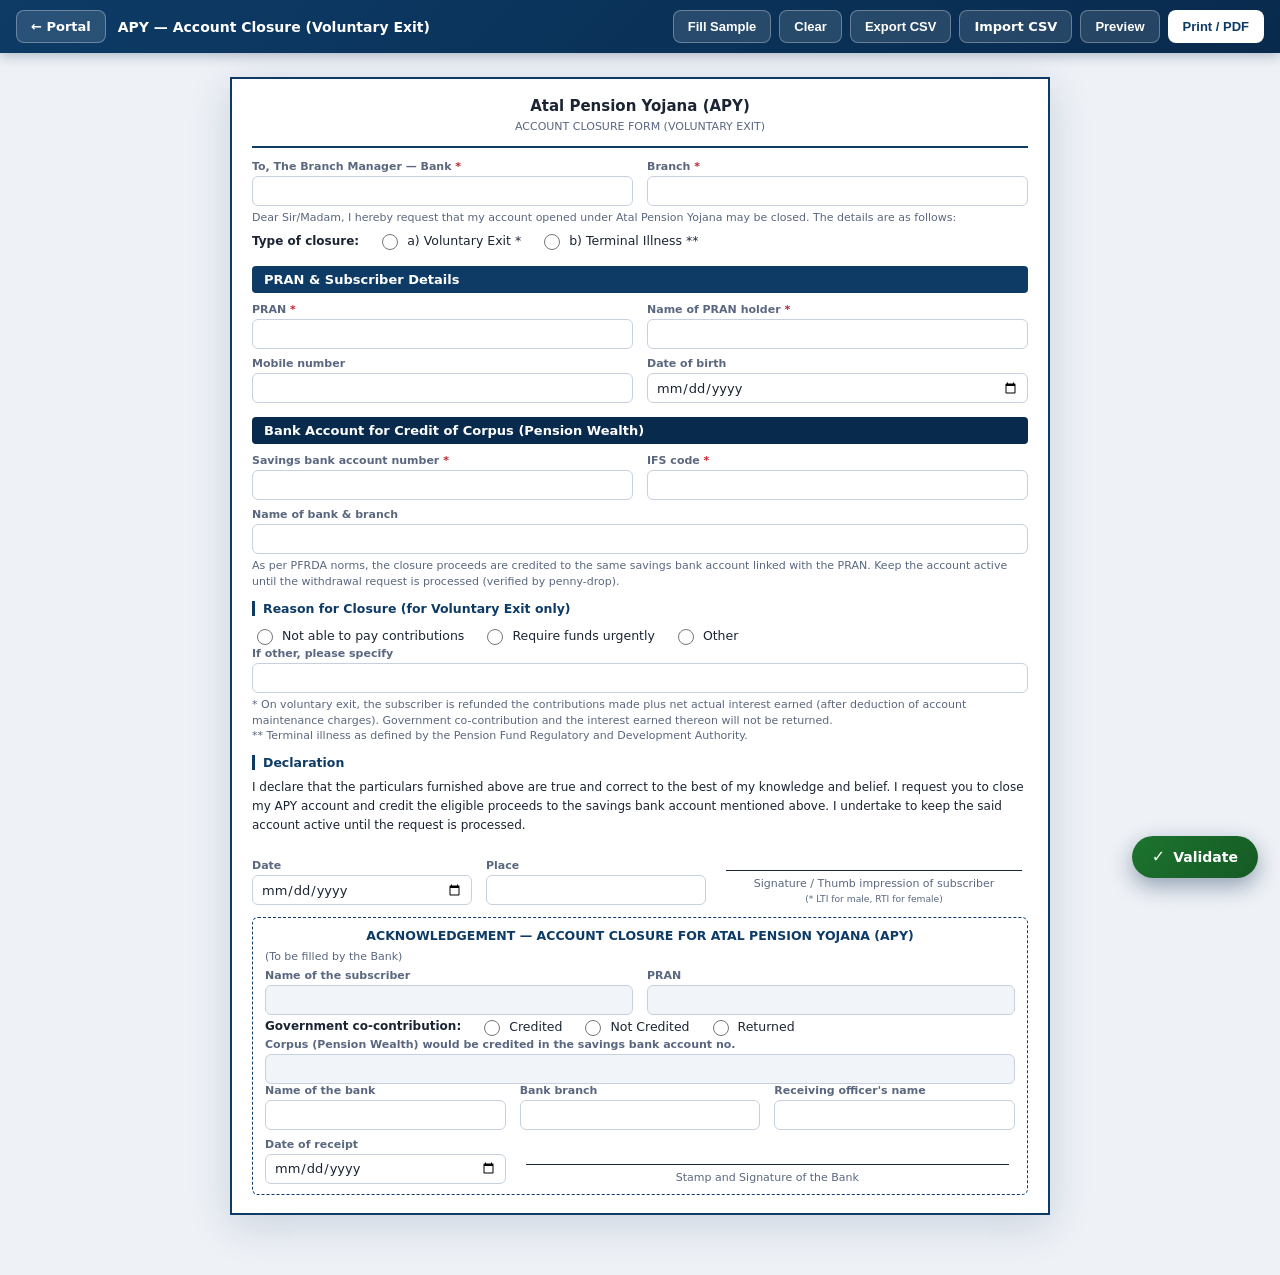
<file: APY_WDL.html>
<!DOCTYPE html>
<html lang="en">
<head>
  <meta charset="UTF-8" />
  <meta name="viewport" content="width=device-width, initial-scale=1.0" />
  <title>APY — Account Closure Form (Voluntary Exit)</title>
  <style>
:root {
  --navy: #0d3b66;
  --navy-dark: #082a4d;
  --line: #c7d0de;
  --line-soft: #e2e7f0;
  --bg: #eef1f6;
  --ink: #1b2433;
  --muted: #5a677f;
  --invalid: #c0212c;
  --green: #1d742f;
  --shadow: 0 10px 40px rgba(13, 59, 102, 0.16);
}

* { box-sizing: border-box; }

body {
  margin: 0;
  font-family: "Segoe UI", Roboto, system-ui, -apple-system, sans-serif;
  color: var(--ink);
  background: var(--bg);
  font-size: 13px;
}

/* ---------- Toolbar ---------- */
.toolbar {
  position: sticky; top: 0; z-index: 50;
  display: flex; align-items: center; gap: 8px; flex-wrap: wrap;
  padding: 10px 16px;
  background: linear-gradient(135deg, var(--navy), var(--navy-dark));
  box-shadow: 0 2px 12px rgba(8, 42, 77, 0.3);
}
.tb-title { color: #fff; font-weight: 700; font-size: 14px; margin-left: 4px; }
.tb-spacer { flex: 1; }
.btn {
  border: 1px solid transparent; border-radius: 8px; padding: 8px 14px;
  font-size: 13px; font-weight: 600; cursor: pointer; text-decoration: none;
  display: inline-flex; align-items: center; transition: background 0.15s, border-color 0.15s;
}
.btn-primary { background: #fff; color: var(--navy); }
.btn-primary:hover { background: #eaf0fb; }
.btn-ghost { background: rgba(255, 255, 255, 0.12); color: #fff; border-color: rgba(255, 255, 255, 0.3); }
.btn-ghost:hover { background: rgba(255, 255, 255, 0.22); }

/* ---------- Page / document ---------- */
.page { max-width: 820px; margin: 24px auto 60px; background: #fff; box-shadow: var(--shadow); }
.doc { border: 2px solid var(--navy); padding: 18px 20px; }

/* ---------- Header ---------- */
.doc-head {
  display: grid; grid-template-columns: auto 1fr auto; gap: 12px; align-items: center;
  border-bottom: 2px solid var(--navy); padding-bottom: 12px; margin-bottom: 12px;
}
.doc-head.simple { grid-template-columns: 1fr; text-align: center; }
.form-no { font-weight: 800; font-size: 16px; color: var(--navy); }
.rule-ref { font-size: 11px; color: var(--muted); margin-top: 2px; }
.head-center { text-align: center; }
.head-center h1 { margin: 0; font-size: 15px; font-weight: 700; line-height: 1.25; }
.head-center p { margin: 4px 0 0; font-size: 11px; color: var(--muted); line-height: 1.3; }
.emblem { width: 54px; height: 54px; object-fit: contain; }

/* ---------- Section bars ---------- */
.part-bar {
  background: var(--navy); color: #fff; font-weight: 700; font-size: 13px;
  padding: 6px 12px; border-radius: 4px; margin: 14px 0 10px;
}
.part-bar.alt { background: var(--navy-dark); }
.part-bar.pagebreak {}

/* ---------- Blocks ---------- */
.block { margin-bottom: 12px; }
.sub-head {
  font-weight: 700; font-size: 12.5px; color: var(--navy);
  border-left: 3px solid var(--navy); padding-left: 8px; margin: 10px 0 8px;
}
.sub-head.tight { margin-top: 6px; }
.note { font-size: 11px; color: var(--muted); margin: 4px 0; line-height: 1.4; }

.grid1 { display: grid; grid-template-columns: 1fr; gap: 8px 14px; }
.grid2 { display: grid; grid-template-columns: repeat(2, 1fr); gap: 8px 14px; }
.grid3 { display: grid; grid-template-columns: repeat(3, 1fr); gap: 8px 14px; }
.span2 { grid-column: span 2; }
.span3 { grid-column: span 3; }

.field { display: flex; flex-direction: column; gap: 3px; }
.field > span { font-size: 11px; color: var(--muted); font-weight: 600; }
.field i { color: var(--invalid); font-style: normal; }

/* ---------- Inputs ---------- */
.cell {
  width: 100%; height: 30px; border: 1px solid var(--line); border-radius: 6px;
  padding: 2px 8px; font-size: 13px; font-family: inherit; color: var(--ink);
  background: #fff; outline: none;
}
textarea.cell { height: auto; min-height: 48px; resize: vertical; padding: 6px 8px; }
.cell:focus { border-color: var(--navy); box-shadow: 0 0 0 2px rgba(13, 59, 102, 0.15); }
.cell.pan, .cell.upper { text-transform: uppercase; letter-spacing: 1px; }
.cell.num { text-align: right; }
.cell.readonly, .cell[readonly] { background: #f1f4f9; color: #38465e; }
.cell.inline { display: inline-block; width: auto; min-width: 150px; height: 24px; margin: 0 2px; vertical-align: baseline; }
.cell.invalid { border-color: var(--invalid); background: #fdecee; }
select.cell {
  appearance: none;
  background-image: linear-gradient(45deg, transparent 50%, var(--muted) 50%), linear-gradient(135deg, var(--muted) 50%, transparent 50%);
  background-position: calc(100% - 16px) 13px, calc(100% - 11px) 13px;
  background-size: 5px 5px, 5px 5px; background-repeat: no-repeat; padding-right: 26px;
}

/* ---------- Checkbox / radio rows ---------- */
.opt-row { display: flex; flex-wrap: wrap; gap: 8px 18px; align-items: center; padding: 2px 0; }
.opt { display: inline-flex; align-items: center; gap: 6px; font-size: 12.5px; }
.opt input { width: 16px; height: 16px; }

/* ---------- Tables ---------- */
.tbl { width: 100%; border-collapse: collapse; margin-bottom: 6px; }
.tbl th, .tbl td { border: 1px solid var(--line); padding: 0; }
.tbl th { background: #eef2f8; font-size: 10.5px; font-weight: 700; color: var(--navy); padding: 5px 6px; text-align: left; line-height: 1.2; }
.tbl td.sl, .tbl td.ralign { padding: 4px 8px; }
.tbl td.sl { text-align: center; font-weight: 600; color: var(--muted); }
.tbl td.ralign { text-align: right; font-weight: 600; font-size: 11.5px; }
.cell.flush { height: 28px; border: none; border-radius: 0; }
.cell.flush:focus { box-shadow: inset 0 0 0 2px rgba(13, 59, 102, 0.25); }
.tbl tfoot td { background: #f6f8fc; }

/* ---------- Declaration / signatures ---------- */
.declaration p { font-size: 12px; line-height: 1.55; margin: 4px 0 10px; }
.sign-grid { display: grid; grid-template-columns: 1fr 1fr 1.4fr; gap: 14px; align-items: end; }
.sign-cell { text-align: center; }
.sign-line { border-top: 1px solid var(--ink); margin: 26px 6px 4px; }
.sign-cell span { font-size: 11px; color: var(--muted); }

/* ---------- Acknowledgement ---------- */
.ack { margin-top: 12px; border: 1px dashed var(--navy); border-radius: 6px; padding: 10px 12px; }
.ack-title { font-weight: 700; color: var(--navy); font-size: 12.5px; margin-bottom: 6px; text-align: center; }

/* ---------- Preview banner + toast ---------- */
.preview-banner {
  position: fixed; top: 64px; left: 50%; transform: translateX(-50%); z-index: 60;
  padding: 8px 16px; border-radius: 8px; font-size: 13px; font-weight: 700; color: #fff;
  box-shadow: 0 4px 14px rgba(0, 0, 0, 0.3);
}
.preview-banner.fit { background: var(--green); }
.preview-banner.over { background: var(--invalid); }
.toast {
  position: fixed; bottom: 24px; left: 50%; transform: translateX(-50%) translateY(20px);
  background: #1b2433; color: #fff; padding: 12px 18px; border-radius: 10px; font-size: 13.5px;
  box-shadow: 0 8px 24px rgba(0, 0, 0, 0.25); opacity: 0; pointer-events: none;
  transition: opacity 0.2s, transform 0.2s; z-index: 100;
}
.toast.show { opacity: 1; transform: translateX(-50%) translateY(0); }

/* ---------- Floating Validate button ---------- */
.fab {
  position: fixed; right: 22px; bottom: 22px; z-index: 90;
  display: inline-flex; align-items: center; gap: 8px;
  border: none; border-radius: 30px; padding: 13px 20px;
  background: linear-gradient(135deg, var(--green), #155a24); color: #fff;
  font-size: 14px; font-weight: 700; font-family: inherit; cursor: pointer;
  box-shadow: 0 8px 22px rgba(8, 42, 77, 0.4);
  transition: transform 0.12s ease, box-shadow 0.12s ease;
}
.fab:hover { transform: translateY(-2px); box-shadow: 0 12px 28px rgba(8, 42, 77, 0.5); }
.fab:active { transform: translateY(0); }
.fab .fab-ic { font-size: 16px; line-height: 1; }
@media (max-width: 480px) {
  .fab { padding: 15px; border-radius: 50%; }
  .fab .fab-tx { display: none; }
}

/* ---------- On-screen preview framing ---------- */
body.preview-mode { background: #3a3f44; }
body.preview-mode .page { width: 210mm; max-width: none; margin: 84px auto 48px; }

/* ---------- Print ---------- */
@media print {
  @page { size: A4 portrait; margin: 10mm; }
  html, body { background: #fff; }
  .no-print { display: none !important; }
  .page { max-width: none; width: auto; margin: 0; box-shadow: none; }
  .doc { border-width: 1.5px; padding: 8px 10px; }
  body { font-size: 10.5px; }
  .cell { height: 22px; font-size: 10.5px; }
  .cell.inline { height: 18px; }
  .cell.flush { height: 20px; }
  textarea.cell { min-height: 38px; }
  .head-center h1 { font-size: 13px; }
  .part-bar, .sub-head, .field span, .tbl th, .emblem { -webkit-print-color-adjust: exact; print-color-adjust: exact; }
  .part-bar.pagebreak { page-break-before: always; }
  .block, .tbl, .declaration, .sign-grid, .ack { page-break-inside: avoid; }
  .cell:focus { box-shadow: none !important; }
}

/* ---------- Responsive ---------- */
@media (max-width: 720px) {
  .doc-head { grid-template-columns: 1fr; text-align: left; }
  .grid2, .grid3, .sign-grid { grid-template-columns: 1fr; }
  .span2, .span3 { grid-column: span 1; }
}
  </style>
</head>
<body>
  <div class="toolbar no-print">
    <a class="btn btn-ghost" href="index.html">&larr; Portal</a>
    <span class="tb-title">APY — Account Closure (Voluntary Exit)</span>
    <span class="tb-spacer"></span>
    <button type="button" id="btnSample" class="btn btn-ghost">Fill Sample</button>
    <button type="button" id="btnClear" class="btn btn-ghost">Clear</button>
    <button type="button" id="btnExport" class="btn btn-ghost">Export CSV</button>
    <label class="btn btn-ghost" for="importCsv">Import CSV</label>
    <input id="importCsv" type="file" accept=".csv,text/csv" hidden />
    <button type="button" id="btnPreview" class="btn btn-ghost">Preview</button>
    <button type="button" id="btnPrint" class="btn btn-primary">Print / PDF</button>
  </div>

  <div id="previewBanner" class="preview-banner no-print" hidden></div>

  <div class="page">
    <form id="docForm" class="doc" novalidate>
      <header class="doc-head simple">
        <div class="head-center">
          <h1>Atal Pension Yojana (APY)</h1>
          <p>ACCOUNT CLOSURE FORM (VOLUNTARY EXIT)</p>
        </div>
      </header>

      <section class="block">
        <div class="grid2">
          <label class="field"><span>To, The Branch Manager &mdash; Bank <i>*</i></span><input type="text" id="bank" class="cell" required /></label>
          <label class="field"><span>Branch <i>*</i></span><input type="text" id="branch" class="cell" required /></label>
        </div>
        <p class="note">Dear Sir/Madam, I hereby request that my account opened under Atal Pension Yojana may be closed. The details are as follows:</p>
        <div class="opt-row">
          <span style="font-weight:600;font-size:12px;">Type of closure:</span>
          <label class="opt"><input type="radio" name="closureType" value="Voluntary Exit" /> a) Voluntary Exit *</label>
          <label class="opt"><input type="radio" name="closureType" value="Terminal Illness" /> b) Terminal Illness **</label>
        </div>
      </section>

      <div class="part-bar">PRAN &amp; Subscriber Details</div>
      <section class="block">
        <div class="grid2">
          <label class="field"><span>PRAN <i>*</i></span><input type="text" id="pran" class="cell" maxlength="12" required /></label>
          <label class="field"><span>Name of PRAN holder <i>*</i></span><input type="text" id="name" class="cell upper" required /></label>
          <label class="field"><span>Mobile number</span><input type="tel" id="mobile" class="cell" maxlength="10" /></label>
          <label class="field"><span>Date of birth</span><input type="date" id="dob" class="cell" /></label>
        </div>
      </section>

      <div class="part-bar alt">Bank Account for Credit of Corpus (Pension Wealth)</div>
      <section class="block">
        <div class="grid2">
          <label class="field"><span>Savings bank account number <i>*</i></span><input type="text" id="accountNo" class="cell" required /></label>
          <label class="field"><span>IFS code <i>*</i></span><input type="text" id="ifsc" class="cell upper" maxlength="11" required /></label>
          <label class="field span2"><span>Name of bank &amp; branch</span><input type="text" id="payeeBank" class="cell" /></label>
        </div>
        <p class="note">As per PFRDA norms, the closure proceeds are credited to the same savings bank account linked with the PRAN. Keep the account active until the withdrawal request is processed (verified by penny-drop).</p>
      </section>

      <section class="block">
        <div class="sub-head">Reason for Closure (for Voluntary Exit only)</div>
        <div class="opt-row">
          <label class="opt"><input type="radio" name="reason" value="Not able to pay contributions" /> Not able to pay contributions</label>
          <label class="opt"><input type="radio" name="reason" value="Require funds urgently" /> Require funds urgently</label>
          <label class="opt"><input type="radio" name="reason" value="Other" /> Other</label>
        </div>
        <label class="field"><span>If other, please specify</span><input type="text" id="reasonOther" class="cell" /></label>
        <p class="note">* On voluntary exit, the subscriber is refunded the contributions made plus net actual interest earned (after deduction of account maintenance charges). Government co-contribution and the interest earned thereon will not be returned.<br />** Terminal illness as defined by the Pension Fund Regulatory and Development Authority.</p>
      </section>

      <section class="block declaration">
        <div class="sub-head">Declaration</div>
        <p>I declare that the particulars furnished above are true and correct to the best of my knowledge and belief. I request you to close my APY account and credit the eligible proceeds to the savings bank account mentioned above. I undertake to keep the said account active until the request is processed.</p>
        <div class="sign-grid">
          <label class="field"><span>Date</span><input type="date" id="date" class="cell" /></label>
          <label class="field"><span>Place</span><input type="text" id="place" class="cell" /></label>
          <div class="sign-cell"><div class="sign-line"></div><span>Signature / Thumb impression of subscriber<br /><small>(* LTI for male, RTI for female)</small></span></div>
        </div>
      </section>

      <div class="ack">
        <div class="ack-title">ACKNOWLEDGEMENT &mdash; ACCOUNT CLOSURE FOR ATAL PENSION YOJANA (APY)</div>
        <p class="note">(To be filled by the Bank)</p>
        <div class="grid2">
          <label class="field"><span>Name of the subscriber</span><input type="text" class="cell readonly" data-mirror="name" readonly /></label>
          <label class="field"><span>PRAN</span><input type="text" class="cell readonly" data-mirror="pran" readonly /></label>
        </div>
        <div class="opt-row">
          <span style="font-weight:600;font-size:12px;">Government co-contribution:</span>
          <label class="opt"><input type="radio" name="govtCoContrib" value="Credited" /> Credited</label>
          <label class="opt"><input type="radio" name="govtCoContrib" value="Not Credited" /> Not Credited</label>
          <label class="opt"><input type="radio" name="govtCoContrib" value="Returned" /> Returned</label>
        </div>
        <label class="field"><span>Corpus (Pension Wealth) would be credited in the savings bank account no.</span><input type="text" class="cell readonly" data-mirror="accountNo" readonly /></label>
        <div class="grid3">
          <label class="field"><span>Name of the bank</span><input type="text" id="ackBank" class="cell" /></label>
          <label class="field"><span>Bank branch</span><input type="text" id="ackBranch" class="cell" /></label>
          <label class="field"><span>Receiving officer's name</span><input type="text" id="ackOfficer" class="cell" /></label>
          <label class="field"><span>Date of receipt</span><input type="date" id="ackDate" class="cell" /></label>
          <div class="sign-cell span2"><div class="sign-line"></div><span>Stamp and Signature of the Bank</span></div>
        </div>
      </div>
    </form>
  </div>

  <div id="toast" class="toast no-print" aria-live="polite"></div>
  <script>
    window.FORM_KEY = "apy.voluntary-exit.v1";
    window.FORM_NAME = "apy-voluntary-exit";
    window.FORM_SAMPLE = {
      bank: "State Bank of India", branch: "Imphal Main",
      closureType: "Voluntary Exit",
      pran: "110076500012", name: "BISHAN SINGH", mobile: "9856009876", dob: "1985-05-20",
      accountNo: "30419220456", ifsc: "SBIN0001234", payeeBank: "State Bank of India, Imphal Main",
      reason: "Require funds urgently",
      date: new Date().toISOString().slice(0, 10), place: "Imphal"
    };
  </script>
  <script>
(function () {
  "use strict";

  var $ = function (id) { return document.getElementById(id); };
  var form = $("docForm");
  if (!form) return;

  var STORE_KEY = window.FORM_KEY || ("form." + location.pathname);
  var SAMPLE = window.FORM_SAMPLE || null;

  var toastEl = $("toast");
  var toastTimer = null;
  function toast(msg) {
    if (!toastEl) return;
    toastEl.textContent = msg;
    toastEl.classList.add("show");
    clearTimeout(toastTimer);
    toastTimer = setTimeout(function () { toastEl.classList.remove("show"); }, 2600);
  }

  function controls() {
    return Array.prototype.slice
      .call(form.querySelectorAll("input, select, textarea"))
      .filter(function (el) { return el.id && el.type !== "file"; });
  }

  function getVal(el) {
    if (el.type === "checkbox") return el.checked ? "1" : "";
    if (el.type === "radio") {
      var picked = form.querySelector('input[name="' + el.name + '"]:checked');
      return picked ? picked.value : "";
    }
    return el.value;
  }
  function setVal(el, v) {
    if (el.type === "checkbox") { el.checked = v === "1" || v === true || v === "true"; return; }
    if (el.type === "radio") { el.checked = (el.value === v); return; }
    el.value = v == null ? "" : v;
  }

  function collect() {
    var data = {};
    controls().forEach(function (el) {
      if (el.type === "radio") { if (el.checked) data[el.name] = el.value; }
      else data[el.id] = getVal(el);
    });
    return data;
  }
  function apply(data) {
    if (!data) return;
    controls().forEach(function (el) {
      if (el.type === "radio") { if (data[el.name] != null) el.checked = (el.value === data[el.name]); }
      else if (data[el.id] != null) setVal(el, data[el.id]);
    });
    mirror();
  }

  function save() { try { localStorage.setItem(STORE_KEY, JSON.stringify(collect())); } catch (e) {} }
  function load() {
    try { var raw = localStorage.getItem(STORE_KEY); if (raw) apply(JSON.parse(raw)); } catch (e) {}
  }

  var mirrors = Array.prototype.slice.call(document.querySelectorAll("[data-mirror]"));
  function mirror() {
    mirrors.forEach(function (m) {
      var src = $(m.getAttribute("data-mirror"));
      if (!src) return;
      var v = getVal(src);
      if ("value" in m) m.value = v; else m.textContent = v;
    });
  }

  function isPan(v) { return /^[A-Z]{5}[0-9]{4}[A-Z]$/.test(String(v || "").toUpperCase()); }
  function clearInvalid() {
    form.querySelectorAll(".invalid").forEach(function (el) { el.classList.remove("invalid"); });
  }
  function labelFor(el) {
    var f = el.closest(".field");
    var sp = f && f.querySelector("span");
    var t = sp ? sp.textContent : el.id;
    return String(t || el.id).replace(/\*/g, "").trim();
  }
  function formatError(el) {
    var v = String(getVal(el) || "").trim();
    if (!v) return null;
    var id = (el.id || "").toLowerCase();
    var name = (el.name || "").toLowerCase();
    if (el.classList.contains("pan")) return isPan(v) ? null : "enter a valid PAN (e.g. ABCDE1234F)";
    if (el.type === "email") return /^[^\s@]+@[^\s@]+\.[^\s@]+$/.test(v) ? null : "enter a valid email address";
    if (id.indexOf("ifsc") > -1) return /^[A-Z]{4}0[A-Z0-9]{6}$/.test(v.toUpperCase()) ? null : "enter a valid IFSC (e.g. SBIN0001234)";
    if (id.indexOf("aadhaar") > -1) return /^\d{12}$/.test(v) ? null : "Aadhaar must be 12 digits";
    if (id.indexOf("pran") > -1) return /^\d{12}$/.test(v) ? null : "PRAN must be 12 digits";
    if (el.type === "tel" || id.indexOf("mobile") > -1 || name.indexOf("mobile") > -1) return /^[6-9]\d{9}$/.test(v) ? null : "mobile must be 10 digits starting 6\u20139";
    if (id === "pin" || id.indexOf("pincode") > -1) return /^\d{6}$/.test(v) ? null : "PIN code must be 6 digits";
    if (el.type === "date") {
      var d = new Date(v);
      if (isNaN(d.getTime())) return "enter a valid date";
      if (id.indexOf("dob") > -1) {
        var today = new Date(); today.setHours(0, 0, 0, 0);
        if (d > today) return "date of birth cannot be in the future";
      }
    }
    return null;
  }
  function runValidation() {
    clearInvalid();
    var firstBad = null, issues = [];
    controls().forEach(function (el) {
      var v = String(getVal(el)).trim();
      if (el.required && !v) {
        el.classList.add("invalid");
        if (!firstBad) firstBad = el;
        issues.push(labelFor(el) + ": required");
        return;
      }
      var fe = formatError(el);
      if (fe) {
        el.classList.add("invalid");
        if (!firstBad) firstBad = el;
        issues.push(labelFor(el) + ": " + fe);
      }
    });
    return { ok: !firstBad, firstBad: firstBad, issues: issues };
  }
  function focusBad(r) {
    if (!r.firstBad) return;
    r.firstBad.scrollIntoView({ behavior: "smooth", block: "center" });
    try { r.firstBad.focus({ preventScroll: true }); } catch (e) {}
  }
  function validate() {
    var r = runValidation();
    if (!r.ok) {
      focusBad(r);
      toast(r.issues.length + " issue(s) \u2014 " + r.issues[0]);
    }
    return r.ok;
  }
  function validateOnly() {
    var r = runValidation();
    if (r.ok) {
      toast("\u2713 All entries look valid.");
    } else {
      focusBad(r);
      toast("\u26A0 " + r.issues.length + " issue(s) \u2014 fix highlighted fields. First: " + r.issues[0]);
    }
  }

  function fillSample() {
    if (!SAMPLE) { toast("No sample data for this form."); return; }
    apply(SAMPLE);
    save();
    toast("Sample data filled.");
  }
  function clearAll() {
    if (!confirm("Clear all fields? This cannot be undone.")) return;
    controls().forEach(function (el) {
      if (el.type === "checkbox" || el.type === "radio") el.checked = false;
      else el.value = "";
    });
    clearInvalid();
    mirror();
    save();
    toast("Form cleared.");
  }

  function csvEscape(v) {
    v = String(v == null ? "" : v);
    return /[",\n]/.test(v) ? '"' + v.replace(/"/g, '""') + '"' : v;
  }
  function exportCSV() {
    var data = collect();
    var rows = [["field", "value"]];
    Object.keys(data).forEach(function (k) { rows.push([k, data[k]]); });
    var csv = rows.map(function (r) { return r.map(csvEscape).join(","); }).join("\r\n");
    var blob = new Blob([csv], { type: "text/csv;charset=utf-8;" });
    var a = document.createElement("a");
    a.href = URL.createObjectURL(blob);
    a.download = (window.FORM_NAME || "form") + ".csv";
    a.click();
    URL.revokeObjectURL(a.href);
    toast("CSV exported.");
  }
  function parseCSV(text) {
    var rows = [], row = [], cur = "", q = false;
    for (var i = 0; i < text.length; i++) {
      var c = text[i];
      if (q) {
        if (c === '"') { if (text[i + 1] === '"') { cur += '"'; i++; } else q = false; }
        else cur += c;
      } else {
        if (c === '"') q = true;
        else if (c === ",") { row.push(cur); cur = ""; }
        else if (c === "\n") { row.push(cur); rows.push(row); row = []; cur = ""; }
        else if (c !== "\r") cur += c;
      }
    }
    if (cur !== "" || row.length) { row.push(cur); rows.push(row); }
    return rows;
  }
  function importCSV(file) {
    var reader = new FileReader();
    reader.onload = function () {
      try {
        var rows = parseCSV(String(reader.result));
        var data = {};
        rows.slice(1).forEach(function (r) { if (r[0]) data[r[0]] = r[1] != null ? r[1] : ""; });
        apply(data);
        save();
        toast("CSV imported.");
      } catch (e) { toast("Could not read CSV file."); }
    };
    reader.readAsText(file);
  }

  function measureFit() {
    var MM = 3.7795275591;
    var doc = document.querySelector(".doc");
    var docMM = (doc ? doc.getBoundingClientRect().height : 0) / MM;
    var pages = document.querySelectorAll(".part-bar.pagebreak").length + 1;
    var availMM = (297 - 20) * pages;
    var banner = $("previewBanner");
    if (!banner) return;
    banner.hidden = false;
    if (docMM > availMM + 1) {
      banner.className = "preview-banner no-print over";
      banner.textContent = "\u26A0 Content is long (~" + Math.round(docMM) + "mm) \u2014 it may exceed " + pages + " page(s).";
    } else {
      banner.className = "preview-banner no-print fit";
      banner.textContent = "\u2713 Print layout ready (\u2248 " + pages + " A4 page" + (pages > 1 ? "s" : "") + ").";
    }
  }
  function setPreview(on) {
    document.body.classList.toggle("preview-mode", on);
    var btn = $("btnPreview");
    if (btn) btn.textContent = on ? "Exit Preview" : "Preview";
    if (on) requestAnimationFrame(measureFit);
    else { var b = $("previewBanner"); if (b) b.hidden = true; }
  }

  function onInput(e) {
    var t = e.target;
    if (t && t.classList && t.classList.contains("invalid")) t.classList.remove("invalid");
    mirror();
    save();
  }

  document.addEventListener("DOMContentLoaded", function () {
    load();
    mirror();
    form.addEventListener("input", onInput);
    form.addEventListener("change", onInput);

    var bind = function (id, fn, evt) { var el = $(id); if (el) el.addEventListener(evt || "click", fn); };
    bind("btnSample", fillSample);
    bind("btnClear", clearAll);
    bind("btnExport", exportCSV);
    bind("importCsv", function (e) {
      if (e.target.files && e.target.files[0]) importCSV(e.target.files[0]);
      e.target.value = "";
    }, "change");
    bind("btnPreview", function () { setPreview(!document.body.classList.contains("preview-mode")); });
    bind("btnPrint", function () { if (validate()) window.print(); });

    if (!$("fabValidate")) {
      var fab = document.createElement("button");
      fab.type = "button";
      fab.id = "fabValidate";
      fab.className = "fab no-print";
      fab.title = "Validate the details you entered";
      fab.innerHTML = '<span class="fab-ic">\u2713</span><span class="fab-tx">Validate</span>';
      fab.addEventListener("click", validateOnly);
      document.body.appendChild(fab);
    }
  });
})();
  </script>
</body>
</html>
</file>
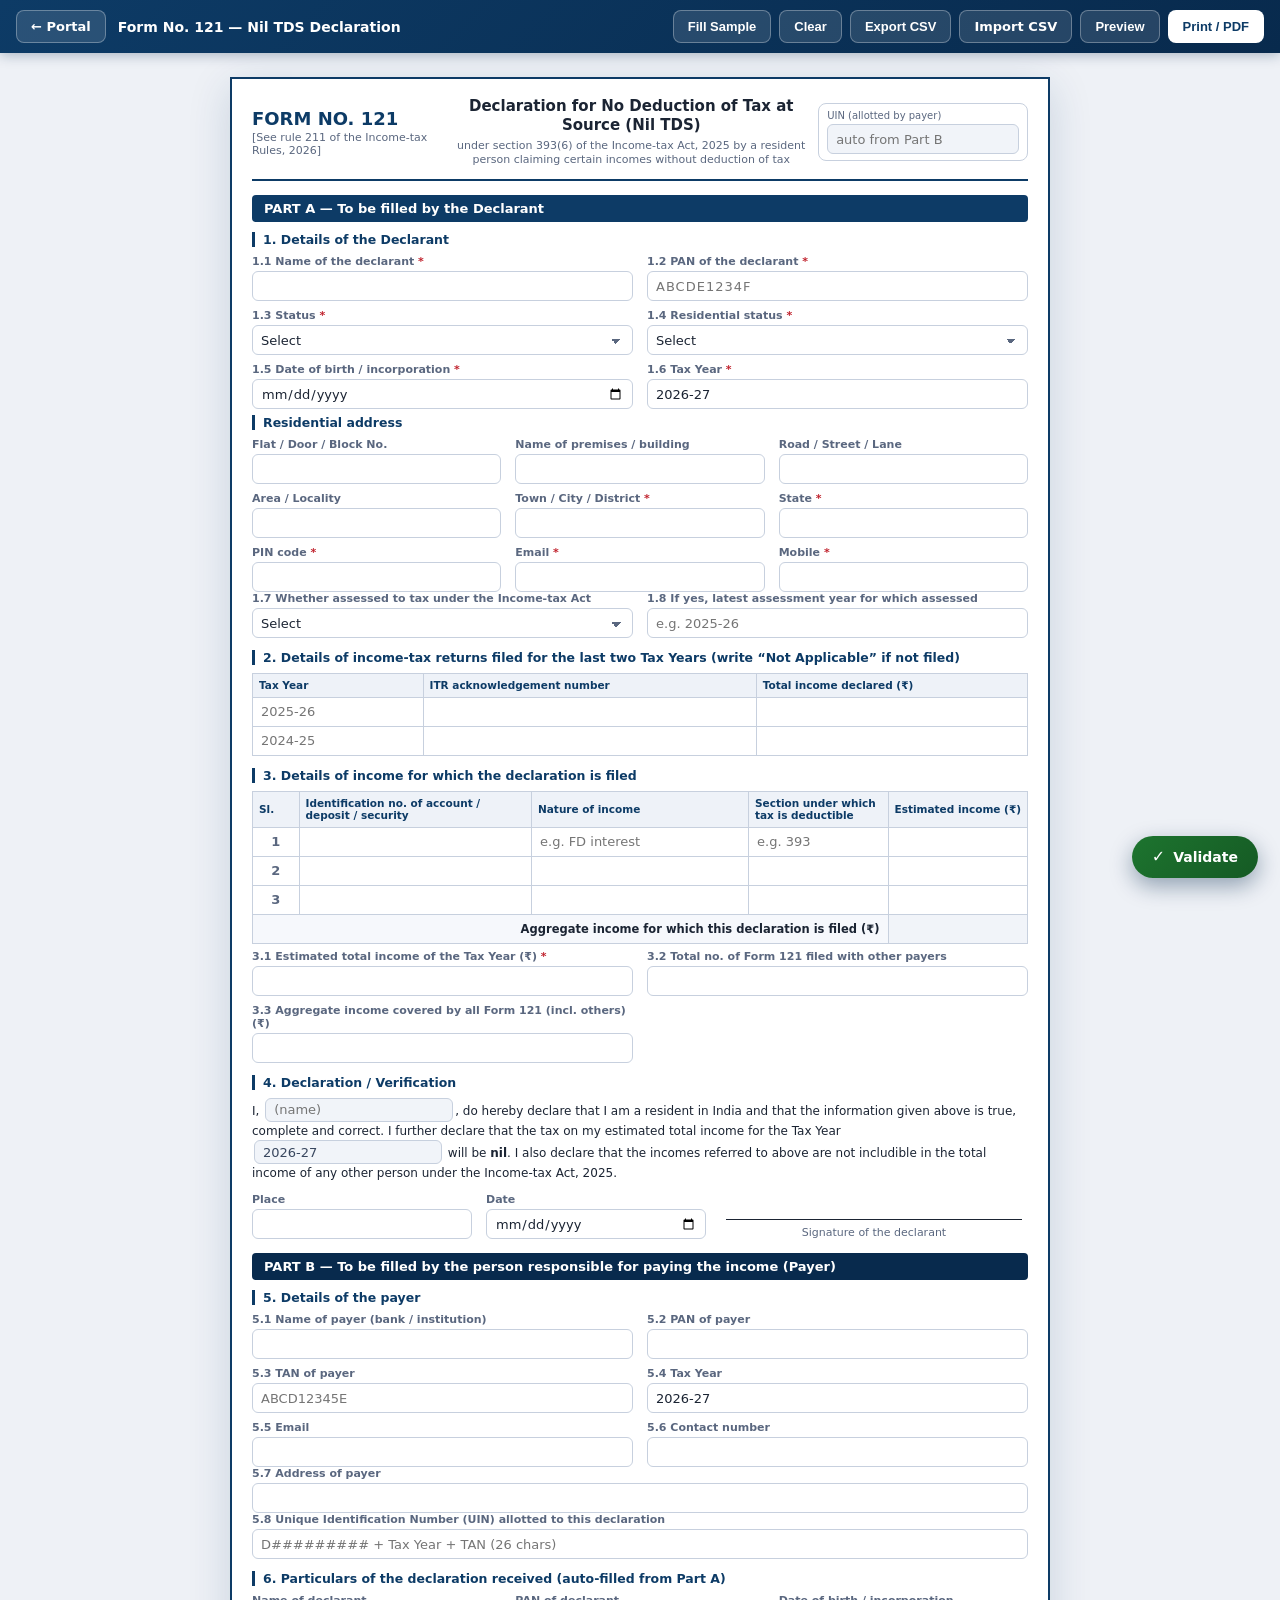
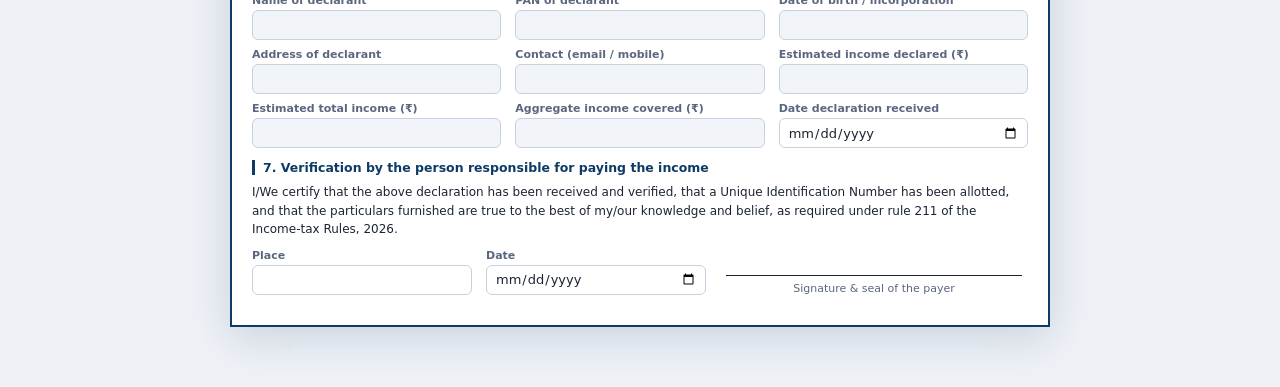
<file: FORM121.html>
<!DOCTYPE html>
<html lang="en">
<head>
  <meta charset="UTF-8" />
  <meta name="viewport" content="width=device-width, initial-scale=1.0" />
  <title>Form No. 121 — TDS Self-Declaration</title>
  <style>
:root {
  --navy: #0d3b66;
  --navy-dark: #082a4d;
  --line: #c7d0de;
  --line-soft: #e2e7f0;
  --bg: #eef1f6;
  --ink: #1b2433;
  --muted: #5a677f;
  --invalid: #c0212c;
  --shadow: 0 10px 40px rgba(13, 59, 102, 0.16);
}

* { box-sizing: border-box; }

body {
  margin: 0;
  font-family: "Segoe UI", Roboto, system-ui, -apple-system, sans-serif;
  color: var(--ink);
  background: var(--bg);
  font-size: 13px;
}

/* ---------- Toolbar ---------- */
.toolbar {
  position: sticky;
  top: 0;
  z-index: 50;
  display: flex;
  align-items: center;
  gap: 8px;
  flex-wrap: wrap;
  padding: 10px 16px;
  background: linear-gradient(135deg, var(--navy), var(--navy-dark));
  box-shadow: 0 2px 12px rgba(8, 42, 77, 0.3);
}
.tb-title { color: #fff; font-weight: 700; font-size: 14px; margin-left: 4px; }
.tb-spacer { flex: 1; }
.btn {
  border: 1px solid transparent;
  border-radius: 8px;
  padding: 8px 14px;
  font-size: 13px;
  font-weight: 600;
  cursor: pointer;
  text-decoration: none;
  display: inline-flex;
  align-items: center;
  transition: background 0.15s, border-color 0.15s;
}
.btn-primary { background: #fff; color: var(--navy); }
.btn-primary:hover { background: #eaf0fb; }
.btn-ghost { background: rgba(255, 255, 255, 0.12); color: #fff; border-color: rgba(255, 255, 255, 0.3); }
.btn-ghost:hover { background: rgba(255, 255, 255, 0.22); }

/* ---------- Page / document ---------- */
.page {
  max-width: 820px;
  margin: 24px auto 60px;
  background: #fff;
  box-shadow: var(--shadow);
}
.doc {
  border: 2px solid var(--navy);
  padding: 18px 20px;
}

/* ---------- Header ---------- */
.doc-head {
  display: grid;
  grid-template-columns: 1.1fr 2fr 1.2fr;
  gap: 12px;
  align-items: center;
  border-bottom: 2px solid var(--navy);
  padding-bottom: 12px;
  margin-bottom: 12px;
}
.form-no { font-weight: 800; font-size: 18px; color: var(--navy); }
.rule-ref { font-size: 11px; color: var(--muted); margin-top: 2px; }
.head-center { text-align: center; }
.head-center h1 { margin: 0; font-size: 15px; font-weight: 700; line-height: 1.25; }
.head-center p { margin: 4px 0 0; font-size: 11px; color: var(--muted); line-height: 1.3; }
.ack-box {
  border: 1px solid var(--line);
  border-radius: 8px;
  padding: 6px 8px;
}
.ack-box span { display: block; font-size: 10px; color: var(--muted); margin-bottom: 3px; }

/* ---------- Part bars ---------- */
.part-bar {
  background: var(--navy);
  color: #fff;
  font-weight: 700;
  font-size: 13px;
  padding: 6px 12px;
  border-radius: 4px;
  margin: 14px 0 10px;
}
.part-bar.partb { background: var(--navy-dark); }

/* ---------- Blocks ---------- */
.block { margin-bottom: 12px; }
.sub-head {
  font-weight: 700;
  font-size: 12.5px;
  color: var(--navy);
  border-left: 3px solid var(--navy);
  padding-left: 8px;
  margin: 10px 0 8px;
}
.sub-head.tight { margin-top: 6px; }

.grid2 { display: grid; grid-template-columns: repeat(2, 1fr); gap: 8px 14px; }
.grid3 { display: grid; grid-template-columns: repeat(3, 1fr); gap: 8px 14px; }

.field { display: flex; flex-direction: column; gap: 3px; }
.field > span { font-size: 11px; color: var(--muted); font-weight: 600; }
.field i { color: var(--invalid); font-style: normal; }

/* ---------- Inputs ---------- */
.cell {
  width: 100%;
  height: 30px;
  border: 1px solid var(--line);
  border-radius: 6px;
  padding: 2px 8px;
  font-size: 13px;
  font-family: inherit;
  color: var(--ink);
  background: #fff;
  outline: none;
}
.cell:focus { border-color: var(--navy); box-shadow: 0 0 0 2px rgba(13, 59, 102, 0.15); }
.cell.pan { text-transform: uppercase; letter-spacing: 1px; }
.cell.num { text-align: right; }
.cell.readonly { background: #f1f4f9; color: #38465e; }
.cell.inline {
  display: inline-block;
  width: auto;
  min-width: 160px;
  height: 24px;
  margin: 0 2px;
  vertical-align: baseline;
}
.cell.invalid { border-color: var(--invalid); background: #fdecee; }
select.cell { appearance: none; background-image: linear-gradient(45deg, transparent 50%, var(--muted) 50%), linear-gradient(135deg, var(--muted) 50%, transparent 50%); background-position: calc(100% - 16px) 13px, calc(100% - 11px) 13px; background-size: 5px 5px, 5px 5px; background-repeat: no-repeat; padding-right: 26px; }

/* ---------- Tables ---------- */
.tbl { width: 100%; border-collapse: collapse; margin-bottom: 6px; }
.tbl th, .tbl td { border: 1px solid var(--line); padding: 0; }
.tbl th {
  background: #eef2f8;
  font-size: 10.5px;
  font-weight: 700;
  color: var(--navy);
  padding: 5px 6px;
  text-align: left;
  line-height: 1.2;
}
.tbl td.sl, .tbl td.ralign { padding: 4px 8px; }
.tbl td.sl { text-align: center; font-weight: 600; color: var(--muted); }
.tbl td.ralign { text-align: right; font-weight: 600; font-size: 11.5px; }
.cell.flush { height: 28px; border: none; border-radius: 0; }
.cell.flush:focus { box-shadow: inset 0 0 0 2px rgba(13, 59, 102, 0.25); }
.tbl tfoot td { background: #f6f8fc; }

/* ---------- Declaration ---------- */
.declaration p { font-size: 12px; line-height: 1.55; margin: 4px 0 10px; }
.sign-grid {
  display: grid;
  grid-template-columns: 1fr 1fr 1.4fr;
  gap: 14px;
  align-items: end;
}
.sign-cell { text-align: center; }
.sign-line { border-top: 1px solid var(--ink); margin: 26px 6px 4px; }
.sign-cell span { font-size: 11px; color: var(--muted); }

/* ---------- Preview banner + toast ---------- */
.preview-banner {
  position: fixed; top: 64px; left: 50%; transform: translateX(-50%);
  z-index: 60; padding: 8px 16px; border-radius: 8px;
  font-size: 13px; font-weight: 700; color: #fff;
  box-shadow: 0 4px 14px rgba(0, 0, 0, 0.3);
}
.preview-banner.fit { background: #1d742f; }
.preview-banner.over { background: var(--invalid); }
.toast {
  position: fixed; bottom: 24px; left: 50%;
  transform: translateX(-50%) translateY(20px);
  background: #1b2433; color: #fff; padding: 12px 18px;
  border-radius: 10px; font-size: 13.5px;
  box-shadow: 0 8px 24px rgba(0, 0, 0, 0.25);
  opacity: 0; pointer-events: none;
  transition: opacity 0.2s, transform 0.2s; z-index: 100;
}
.toast.show { opacity: 1; transform: translateX(-50%) translateY(0); }

/* ---------- Floating Validate button ---------- */
.fab {
  position: fixed; right: 22px; bottom: 22px; z-index: 90;
  display: inline-flex; align-items: center; gap: 8px;
  border: none; border-radius: 30px; padding: 13px 20px;
  background: linear-gradient(135deg, #1d742f, #155a24); color: #fff;
  font-size: 14px; font-weight: 700; font-family: inherit; cursor: pointer;
  box-shadow: 0 8px 22px rgba(8, 42, 77, 0.4);
  transition: transform 0.12s ease, box-shadow 0.12s ease;
}
.fab:hover { transform: translateY(-2px); box-shadow: 0 12px 28px rgba(8, 42, 77, 0.5); }
.fab:active { transform: translateY(0); }
.fab .fab-ic { font-size: 16px; line-height: 1; }
@media (max-width: 480px) {
  .fab { padding: 15px; border-radius: 50%; }
  .fab .fab-tx { display: none; }
}

/* ---------- On-screen preview framing ---------- */
body.preview-mode { background: #3a3f44; }
body.preview-mode .page { width: 210mm; max-width: none; margin: 84px auto 48px; }

/* ---------- Print ---------- */
@media print {
  @page { size: A4 portrait; margin: 10mm; }
  html, body { background: #fff; }
  .no-print { display: none !important; }
  .page { max-width: none; width: auto; margin: 0; box-shadow: none; }
  .doc { border-width: 1.5px; padding: 8px 10px; }
  body { font-size: 10.5px; }
  .cell { height: 22px; font-size: 10.5px; }
  .cell.inline { height: 18px; }
  .cell.flush { height: 20px; }
  .head-center h1 { font-size: 13px; }
  .part-bar, .sub-head, .field span, .tbl th { -webkit-print-color-adjust: exact; print-color-adjust: exact; }
  .part-bar.partb { page-break-before: always; }
  .block, .tbl, .declaration, .sign-grid { page-break-inside: avoid; }
  .cell:focus { box-shadow: none !important; }
}

/* ---------- Responsive ---------- */
@media (max-width: 720px) {
  .doc-head { grid-template-columns: 1fr; text-align: left; }
  .grid2, .grid3, .sign-grid { grid-template-columns: 1fr; }
}
  </style>
</head>
<body>
  <div class="toolbar no-print">
    <a class="btn btn-ghost" href="index.html">&larr; Portal</a>
    <span class="tb-title">Form No. 121 — Nil TDS Declaration</span>
    <span class="tb-spacer"></span>
    <button type="button" id="btnSample" class="btn btn-ghost">Fill Sample</button>
    <button type="button" id="btnClear" class="btn btn-ghost">Clear</button>
    <button type="button" id="btnExport" class="btn btn-ghost">Export CSV</button>
    <label class="btn btn-ghost" for="importCsv">Import CSV</label>
    <input id="importCsv" type="file" accept=".csv,text/csv" hidden />
    <button type="button" id="btnPreview" class="btn btn-ghost">Preview</button>
    <button type="button" id="btnPrint" class="btn btn-primary">Print / PDF</button>
  </div>

  <div id="previewBanner" class="preview-banner no-print" hidden></div>

  <div class="page">
    <form id="f121" class="doc" novalidate>

      <header class="doc-head">
        <div class="head-left">
          <div class="form-no">FORM NO. 121</div>
          <div class="rule-ref">[See rule 211 of the Income-tax Rules, 2026]</div>
        </div>
        <div class="head-center">
          <h1>Declaration for No Deduction of Tax at Source (Nil TDS)</h1>
          <p>under section 393(6) of the Income-tax Act, 2025 by a resident person claiming certain incomes without deduction of tax</p>
        </div>
        <div class="head-right">
          <div class="ack-box">
            <span>UIN (allotted by payer)</span>
            <input type="text" id="uinTop" class="cell readonly" maxlength="26" readonly placeholder="auto from Part B" />
          </div>
        </div>
      </header>

      <!-- ===================== PART A ===================== -->
      <div class="part-bar">PART&nbsp;A &mdash; To be filled by the Declarant</div>

      <section class="block">
        <div class="sub-head">1. Details of the Declarant</div>
        <div class="grid2">
          <label class="field"><span>1.1 Name of the declarant <i>*</i></span>
            <input type="text" id="decName" class="cell" required />
          </label>
          <label class="field"><span>1.2 PAN of the declarant <i>*</i></span>
            <input type="text" id="decPan" class="cell pan" maxlength="10" required placeholder="ABCDE1234F" />
          </label>
          <label class="field"><span>1.3 Status <i>*</i></span>
            <select id="decStatus" class="cell" required>
              <option value="">Select</option>
              <option>Individual</option>
              <option>HUF</option>
              <option>AOP / BOI</option>
              <option>Other eligible person</option>
            </select>
          </label>
          <label class="field"><span>1.4 Residential status <i>*</i></span>
            <select id="decResidential" class="cell" required>
              <option value="">Select</option>
              <option>Resident</option>
              <option>Resident but not ordinarily resident</option>
            </select>
          </label>
          <label class="field"><span>1.5 Date of birth / incorporation <i>*</i></span>
            <input type="date" id="decDob" class="cell" required />
          </label>
          <label class="field"><span>1.6 Tax Year <i>*</i></span>
            <input type="text" id="decTaxYear" class="cell" required placeholder="2026-27" />
          </label>
        </div>

        <div class="sub-head tight">Residential address</div>
        <div class="grid3">
          <label class="field"><span>Flat / Door / Block No.</span><input type="text" id="addrFlat" class="cell" /></label>
          <label class="field"><span>Name of premises / building</span><input type="text" id="addrPremises" class="cell" /></label>
          <label class="field"><span>Road / Street / Lane</span><input type="text" id="addrStreet" class="cell" /></label>
          <label class="field"><span>Area / Locality</span><input type="text" id="addrArea" class="cell" /></label>
          <label class="field"><span>Town / City / District <i>*</i></span><input type="text" id="addrCity" class="cell" required /></label>
          <label class="field"><span>State <i>*</i></span><input type="text" id="addrState" class="cell" required /></label>
          <label class="field"><span>PIN code <i>*</i></span><input type="text" id="addrPin" class="cell" maxlength="6" required /></label>
          <label class="field"><span>Email <i>*</i></span><input type="email" id="decEmail" class="cell" required /></label>
          <label class="field"><span>Mobile <i>*</i></span><input type="tel" id="decMobile" class="cell" maxlength="10" required /></label>
        </div>

        <div class="grid2">
          <label class="field"><span>1.7 Whether assessed to tax under the Income-tax Act</span>
            <select id="decAssessed" class="cell">
              <option value="">Select</option>
              <option>Yes</option>
              <option>No</option>
            </select>
          </label>
          <label class="field"><span>1.8 If yes, latest assessment year for which assessed</span>
            <input type="text" id="decAssessYear" class="cell" placeholder="e.g. 2025-26" />
          </label>
        </div>
      </section>

      <section class="block">
        <div class="sub-head">2. Details of income-tax returns filed for the last two Tax Years (write &ldquo;Not Applicable&rdquo; if not filed)</div>
        <table class="tbl">
          <thead>
            <tr><th style="width:22%">Tax Year</th><th style="width:43%">ITR acknowledgement number</th><th>Total income declared (₹)</th></tr>
          </thead>
          <tbody>
            <tr>
              <td><input type="text" id="itrYear1" class="cell flush" placeholder="2025-26" /></td>
              <td><input type="text" id="itrAck1" class="cell flush" /></td>
              <td><input type="text" id="itrInc1" class="cell flush num" /></td>
            </tr>
            <tr>
              <td><input type="text" id="itrYear2" class="cell flush" placeholder="2024-25" /></td>
              <td><input type="text" id="itrAck2" class="cell flush" /></td>
              <td><input type="text" id="itrInc2" class="cell flush num" /></td>
            </tr>
          </tbody>
        </table>
      </section>

      <section class="block">
        <div class="sub-head">3. Details of income for which the declaration is filed</div>
        <table class="tbl">
          <thead>
            <tr>
              <th style="width:6%">Sl.</th>
              <th style="width:30%">Identification no. of account / deposit / security</th>
              <th style="width:28%">Nature of income</th>
              <th style="width:18%">Section under which tax is deductible</th>
              <th>Estimated income (₹)</th>
            </tr>
          </thead>
          <tbody id="incomeRows">
            <tr>
              <td class="sl">1</td>
              <td><input type="text" class="cell flush" data-inc="id" /></td>
              <td><input type="text" class="cell flush" data-inc="nature" placeholder="e.g. FD interest" /></td>
              <td><input type="text" class="cell flush" data-inc="section" placeholder="e.g. 393" /></td>
              <td><input type="text" class="cell flush num" data-inc="amount" /></td>
            </tr>
            <tr>
              <td class="sl">2</td>
              <td><input type="text" class="cell flush" data-inc="id" /></td>
              <td><input type="text" class="cell flush" data-inc="nature" /></td>
              <td><input type="text" class="cell flush" data-inc="section" /></td>
              <td><input type="text" class="cell flush num" data-inc="amount" /></td>
            </tr>
            <tr>
              <td class="sl">3</td>
              <td><input type="text" class="cell flush" data-inc="id" /></td>
              <td><input type="text" class="cell flush" data-inc="nature" /></td>
              <td><input type="text" class="cell flush" data-inc="section" /></td>
              <td><input type="text" class="cell flush num" data-inc="amount" /></td>
            </tr>
          </tbody>
          <tfoot>
            <tr>
              <td colspan="4" class="ralign">Aggregate income for which this declaration is filed (₹)</td>
              <td><input type="text" id="aggThis" class="cell flush num readonly" readonly /></td>
            </tr>
          </tfoot>
        </table>

        <div class="grid2">
          <label class="field"><span>3.1 Estimated total income of the Tax Year (₹) <i>*</i></span>
            <input type="text" id="estTotalIncome" class="cell num" required />
          </label>
          <label class="field"><span>3.2 Total no. of Form 121 filed with other payers</span>
            <input type="text" id="otherCount" class="cell num" />
          </label>
          <label class="field"><span>3.3 Aggregate income covered by all Form 121 (incl. others) (₹)</span>
            <input type="text" id="aggAll" class="cell num" />
          </label>
        </div>
      </section>

      <section class="block declaration">
        <div class="sub-head">4. Declaration / Verification</div>
        <p>I, <input type="text" id="declSelfName" class="cell inline readonly" readonly placeholder="(name)" />, do hereby declare that I am a resident in India and that the information given above is true, complete and correct. I further declare that the tax on my estimated total income for the Tax Year <input type="text" id="declTaxYear" class="cell inline readonly" readonly placeholder="(tax year)" /> will be <strong>nil</strong>. I also declare that the incomes referred to above are not includible in the total income of any other person under the Income-tax Act, 2025.</p>
        <div class="sign-grid">
          <label class="field"><span>Place</span><input type="text" id="declPlace" class="cell" /></label>
          <label class="field"><span>Date</span><input type="date" id="declDate" class="cell" /></label>
          <div class="sign-cell"><div class="sign-line"></div><span>Signature of the declarant</span></div>
        </div>
      </section>

      <!-- ===================== PART B ===================== -->
      <div class="part-bar partb">PART&nbsp;B &mdash; To be filled by the person responsible for paying the income (Payer)</div>

      <section class="block">
        <div class="sub-head">5. Details of the payer</div>
        <div class="grid2">
          <label class="field"><span>5.1 Name of payer (bank / institution)</span><input type="text" id="payName" class="cell" /></label>
          <label class="field"><span>5.2 PAN of payer</span><input type="text" id="payPan" class="cell pan" maxlength="10" /></label>
          <label class="field"><span>5.3 TAN of payer</span><input type="text" id="payTan" class="cell" maxlength="10" placeholder="ABCD12345E" /></label>
          <label class="field"><span>5.4 Tax Year</span><input type="text" id="payTaxYear" class="cell" placeholder="2026-27" /></label>
          <label class="field"><span>5.5 Email</span><input type="email" id="payEmail" class="cell" /></label>
          <label class="field"><span>5.6 Contact number</span><input type="tel" id="payContact" class="cell" /></label>
        </div>
        <label class="field"><span>5.7 Address of payer</span><input type="text" id="payAddress" class="cell" /></label>
        <label class="field"><span>5.8 Unique Identification Number (UIN) allotted to this declaration</span>
          <input type="text" id="payUin" class="cell" maxlength="26" placeholder="D######### + Tax Year + TAN (26 chars)" />
        </label>
      </section>

      <section class="block">
        <div class="sub-head">6. Particulars of the declaration received (auto-filled from Part A)</div>
        <div class="grid3">
          <label class="field"><span>Name of declarant</span><input type="text" id="bName" class="cell readonly" readonly /></label>
          <label class="field"><span>PAN of declarant</span><input type="text" id="bPan" class="cell readonly" readonly /></label>
          <label class="field"><span>Date of birth / incorporation</span><input type="text" id="bDob" class="cell readonly" readonly /></label>
          <label class="field"><span>Address of declarant</span><input type="text" id="bAddr" class="cell readonly" readonly /></label>
          <label class="field"><span>Contact (email / mobile)</span><input type="text" id="bContact" class="cell readonly" readonly /></label>
          <label class="field"><span>Estimated income declared (₹)</span><input type="text" id="bEstIncome" class="cell readonly num" readonly /></label>
          <label class="field"><span>Estimated total income (₹)</span><input type="text" id="bEstTotal" class="cell readonly num" readonly /></label>
          <label class="field"><span>Aggregate income covered (₹)</span><input type="text" id="bAggregate" class="cell readonly num" readonly /></label>
          <label class="field"><span>Date declaration received</span><input type="date" id="bReceived" class="cell" /></label>
        </div>
      </section>

      <section class="block declaration">
        <div class="sub-head">7. Verification by the person responsible for paying the income</div>
        <p>I/We certify that the above declaration has been received and verified, that a Unique Identification Number has been allotted, and that the particulars furnished are true to the best of my/our knowledge and belief, as required under rule 211 of the Income-tax Rules, 2026.</p>
        <div class="sign-grid">
          <label class="field"><span>Place</span><input type="text" id="payPlace" class="cell" /></label>
          <label class="field"><span>Date</span><input type="date" id="payDate" class="cell" /></label>
          <div class="sign-cell"><div class="sign-line"></div><span>Signature &amp; seal of the payer</span></div>
        </div>
      </section>

    </form>
  </div>

  <div id="toast" class="toast no-print" aria-live="polite"></div>
  <script>
(function () {
  "use strict";

  var STORE_KEY = "form121.data.v1";
  var $ = function (id) { return document.getElementById(id); };

  var toastEl = $("toast");
  var toastTimer = null;
  function toast(msg) {
    if (!toastEl) return;
    toastEl.textContent = msg;
    toastEl.classList.add("show");
    clearTimeout(toastTimer);
    toastTimer = setTimeout(function () { toastEl.classList.remove("show"); }, 2600);
  }

  var FIELDS = [
    "decName", "decPan", "decStatus", "decResidential", "decDob", "decTaxYear",
    "addrFlat", "addrPremises", "addrStreet", "addrArea", "addrCity", "addrState", "addrPin",
    "decEmail", "decMobile", "decAssessed", "decAssessYear",
    "itrYear1", "itrAck1", "itrInc1", "itrYear2", "itrAck2", "itrInc2",
    "estTotalIncome", "otherCount", "aggAll",
    "declPlace", "declDate",
    "payName", "payPan", "payTan", "payTaxYear", "payEmail", "payContact",
    "payAddress", "payUin", "bReceived", "payPlace", "payDate"
  ];

  var REQUIRED = [
    "decName", "decPan", "decStatus", "decResidential", "decDob", "decTaxYear",
    "addrCity", "addrState", "addrPin", "decEmail", "decMobile", "estTotalIncome"
  ];

  function incomeInputs() {
    return Array.prototype.slice.call(document.querySelectorAll("#incomeRows [data-inc]"));
  }

  function collect() {
    var data = {};
    FIELDS.forEach(function (id) { var el = $(id); if (el) data[id] = el.value; });
    var inc = [];
    var rows = document.querySelectorAll("#incomeRows tr");
    rows.forEach(function (tr) {
      var get = function (k) { var el = tr.querySelector('[data-inc="' + k + '"]'); return el ? el.value : ""; };
      inc.push({ id: get("id"), nature: get("nature"), section: get("section"), amount: get("amount") });
    });
    data.__income = inc;
    return data;
  }

  function apply(data) {
    if (!data) return;
    FIELDS.forEach(function (id) { var el = $(id); if (el && data[id] != null) el.value = data[id]; });
    if (Array.isArray(data.__income)) {
      var rows = document.querySelectorAll("#incomeRows tr");
      data.__income.forEach(function (r, i) {
        if (!rows[i]) return;
        ["id", "nature", "section", "amount"].forEach(function (k) {
          var el = rows[i].querySelector('[data-inc="' + k + '"]');
          if (el && r[k] != null) el.value = r[k];
        });
      });
    }
    recompute();
    syncPartB();
  }

  function save() {
    try { localStorage.setItem(STORE_KEY, JSON.stringify(collect())); } catch (e) {}
  }
  function load() {
    try {
      var raw = localStorage.getItem(STORE_KEY);
      if (raw) apply(JSON.parse(raw));
    } catch (e) {}
  }

  function toNum(v) {
    var n = parseFloat(String(v || "").replace(/[^0-9.\-]/g, ""));
    return isNaN(n) ? 0 : n;
  }
  function fmt(n) {
    if (!n) return "";
    return n.toLocaleString("en-IN");
  }

  function recompute() {
    var sum = 0;
    incomeInputs().forEach(function (el) {
      if (el.getAttribute("data-inc") === "amount") sum += toNum(el.value);
    });
    if ($("aggThis")) $("aggThis").value = fmt(sum);
  }

  function syncPartB() {
    var addr = [
      $("addrFlat").value, $("addrPremises").value, $("addrStreet").value,
      $("addrArea").value, $("addrCity").value, $("addrState").value, $("addrPin").value
    ].filter(Boolean).join(", ");

    var contact = [$("decEmail").value, $("decMobile").value].filter(Boolean).join(" / ");

    $("bName").value = $("decName").value;
    $("bPan").value = $("decPan").value;
    $("bDob").value = $("decDob").value;
    $("bAddr").value = addr;
    $("bContact").value = contact;
    $("bEstIncome").value = $("aggThis").value;
    $("bEstTotal").value = $("estTotalIncome").value ? fmt(toNum($("estTotalIncome").value)) : "";
    $("bAggregate").value = $("aggAll").value ? fmt(toNum($("aggAll").value)) : $("aggThis").value;

    $("declSelfName").value = $("decName").value;
    $("declTaxYear").value = $("decTaxYear").value;

    $("uinTop").value = $("payUin").value;
  }

  function isPan(v) { return /^[A-Z]{5}[0-9]{4}[A-Z]$/.test(String(v || "").toUpperCase()); }
  function isTan(v) { return /^[A-Z]{4}[0-9]{5}[A-Z]$/.test(String(v || "").toUpperCase()); }
  function isFutureDate(str) {
    var d = new Date(str);
    if (isNaN(d.getTime())) return false;
    var today = new Date(); today.setHours(0, 0, 0, 0);
    return d > today;
  }
  var LABELS = {
    decName: "Name of declarant", decPan: "PAN of declarant", decEmail: "Email",
    decMobile: "Mobile", addrPin: "PIN code", decDob: "Date of birth",
    payPan: "PAN of payer", payEmail: "Payer email", payTan: "TAN of payer", declDate: "Declaration date"
  };
  function labelOf(el) { return LABELS[el.id] || el.id; }

  function formatError(el) {
    var v = String(el.value || "").trim();
    if (!v) return null;
    switch (el.id) {
      case "decPan":
      case "payPan": return isPan(v) ? null : "enter a valid PAN (e.g. ABCDE1234F)";
      case "payTan": return isTan(v) ? null : "enter a valid TAN (e.g. BLRS12345E)";
      case "decEmail":
      case "payEmail": return /^[^\s@]+@[^\s@]+\.[^\s@]+$/.test(v) ? null : "enter a valid email address";
      case "decMobile": return /^[6-9]\d{9}$/.test(v) ? null : "mobile must be 10 digits starting 6\u20139";
      case "addrPin": return /^\d{6}$/.test(v) ? null : "PIN code must be 6 digits";
      case "decDob": return isFutureDate(v) ? "date of birth cannot be in the future" : null;
      default: return null;
    }
  }

  function clearInvalid() {
    document.querySelectorAll(".cell.invalid").forEach(function (el) { el.classList.remove("invalid"); });
  }

  function runValidation() {
    clearInvalid();
    var firstBad = null, issues = [];
    REQUIRED.forEach(function (id) {
      var el = $(id);
      if (el && !String(el.value).trim()) {
        el.classList.add("invalid");
        if (!firstBad) firstBad = el;
        issues.push(labelOf(el) + ": required");
      }
    });
    ["decPan", "payPan", "payTan", "decEmail", "payEmail", "decMobile", "addrPin", "decDob"].forEach(function (id) {
      var el = $(id);
      if (!el) return;
      var msg = formatError(el);
      if (msg) {
        el.classList.add("invalid");
        if (!firstBad) firstBad = el;
        issues.push(labelOf(el) + ": " + msg);
      }
    });
    return { ok: !firstBad, firstBad: firstBad, issues: issues };
  }
  function focusBad(r) {
    if (!r.firstBad) return;
    r.firstBad.scrollIntoView({ behavior: "smooth", block: "center" });
    try { r.firstBad.focus({ preventScroll: true }); } catch (e) {}
  }
  function validate() {
    var r = runValidation();
    if (!r.ok) {
      focusBad(r);
      toast(r.issues.length + " issue(s) \u2014 " + r.issues[0]);
    }
    return r.ok;
  }
  function validateOnly() {
    var r = runValidation();
    if (r.ok) {
      toast("\u2713 All entries look valid.");
    } else {
      focusBad(r);
      toast("\u26A0 " + r.issues.length + " issue(s) \u2014 fix highlighted fields. First: " + r.issues[0]);
    }
  }

  function fillSample() {
    apply({
      decName: "Ramesh Kumar Sharma", decPan: "ABCPK1234M", decStatus: "Individual",
      decResidential: "Resident", decDob: "1968-07-15", decTaxYear: "2026-27",
      addrFlat: "12B", addrPremises: "Sunrise Apartments", addrStreet: "MG Road",
      addrArea: "Shanti Nagar", addrCity: "Bengaluru", addrState: "Karnataka", addrPin: "560001",
      decEmail: "ramesh.sharma@example.com", decMobile: "9845012345",
      decAssessed: "Yes", decAssessYear: "2025-26",
      itrYear1: "2025-26", itrAck1: "5601234567890123", itrInc1: "320000",
      itrYear2: "2024-25", itrAck2: "5609876543210987", itrInc2: "298000",
      estTotalIncome: "350000", otherCount: "1", aggAll: "95000",
      declPlace: "Bengaluru", declDate: new Date().toISOString().slice(0, 10),
      payName: "State Bank of India, MG Road Branch", payPan: "AAACS1234K", payTan: "BLRS12345E",
      payTaxYear: "2026-27", payEmail: "mgroad.branch@sbi.co.in", payContact: "0801234567",
      payAddress: "MG Road, Bengaluru, Karnataka 560001",
      payUin: "D000000451202627BLRS12345E",
      bReceived: new Date().toISOString().slice(0, 10),
      __income: [
        { id: "FD-3041992210", nature: "Interest on fixed deposit", section: "393", amount: "62000" },
        { id: "SB-3041880011", nature: "Interest on savings account", section: "393", amount: "8500" },
        { id: "", nature: "", section: "", amount: "" }
      ]
    });
    save();
    toast("Sample data filled.");
  }

  function clearAll() {
    if (!confirm("Clear all fields? This cannot be undone.")) return;
    FIELDS.forEach(function (id) { var el = $(id); if (el) el.value = ""; });
    incomeInputs().forEach(function (el) { el.value = ""; });
    clearInvalid();
    recompute();
    syncPartB();
    save();
    toast("Form cleared.");
  }

  function csvEscape(v) {
    v = String(v == null ? "" : v);
    return /[",\n]/.test(v) ? '"' + v.replace(/"/g, '""') + '"' : v;
  }
  function exportCSV() {
    var data = collect();
    var rows = [["field", "value"]];
    FIELDS.forEach(function (id) { rows.push([id, data[id] || ""]); });
    (data.__income || []).forEach(function (r, i) {
      rows.push(["income" + (i + 1) + ".id", r.id]);
      rows.push(["income" + (i + 1) + ".nature", r.nature]);
      rows.push(["income" + (i + 1) + ".section", r.section]);
      rows.push(["income" + (i + 1) + ".amount", r.amount]);
    });
    var csv = rows.map(function (r) { return r.map(csvEscape).join(","); }).join("\r\n");
    var blob = new Blob([csv], { type: "text/csv;charset=utf-8;" });
    var a = document.createElement("a");
    a.href = URL.createObjectURL(blob);
    a.download = "form121-" + (($("decPan").value || "data").toUpperCase()) + ".csv";
    a.click();
    URL.revokeObjectURL(a.href);
    toast("CSV exported.");
  }
  function parseCSV(text) {
    var rows = [], row = [], cur = "", q = false;
    for (var i = 0; i < text.length; i++) {
      var c = text[i];
      if (q) {
        if (c === '"') { if (text[i + 1] === '"') { cur += '"'; i++; } else q = false; }
        else cur += c;
      } else {
        if (c === '"') q = true;
        else if (c === ",") { row.push(cur); cur = ""; }
        else if (c === "\n") { row.push(cur); rows.push(row); row = []; cur = ""; }
        else if (c !== "\r") cur += c;
      }
    }
    if (cur !== "" || row.length) { row.push(cur); rows.push(row); }
    return rows;
  }
  function importCSV(file) {
    var reader = new FileReader();
    reader.onload = function () {
      try {
        var rows = parseCSV(String(reader.result));
        var map = {};
        rows.slice(1).forEach(function (r) { if (r[0]) map[r[0]] = r[1] != null ? r[1] : ""; });
        var data = {};
        FIELDS.forEach(function (id) { if (map[id] != null) data[id] = map[id]; });
        var inc = [];
        for (var i = 1; i <= 3; i++) {
          inc.push({
            id: map["income" + i + ".id"] || "", nature: map["income" + i + ".nature"] || "",
            section: map["income" + i + ".section"] || "", amount: map["income" + i + ".amount"] || ""
          });
        }
        data.__income = inc;
        apply(data);
        save();
        toast("CSV imported.");
      } catch (e) { toast("Could not read CSV file."); }
    };
    reader.readAsText(file);
  }

  function measureFit() {
    var MM = 3.7795275591;
    var doc = document.querySelector(".doc");
    var docMM = (doc ? doc.getBoundingClientRect().height : 0) / MM;
    var availMM = (297 - 20) * 2;
    var banner = $("previewBanner");
    if (!banner) return;
    banner.hidden = false;
    if (docMM > availMM + 1) {
      banner.className = "preview-banner no-print over";
      banner.textContent = "\u26A0 Content is long (~" + Math.round(docMM) + "mm). It may run beyond 2 pages.";
    } else {
      banner.className = "preview-banner no-print fit";
      banner.textContent = "\u2713 Print layout ready (Part A on page 1, Part B on page 2).";
    }
  }
  function setPreview(on) {
    document.body.classList.toggle("preview-mode", on);
    var btn = $("btnPreview");
    if (btn) btn.textContent = on ? "Exit Preview" : "Preview";
    if (on) requestAnimationFrame(measureFit);
    else { var b = $("previewBanner"); if (b) b.hidden = true; }
  }

  function onAnyInput(e) {
    var t = e.target;
    if (t && t.classList && t.classList.contains("invalid")) t.classList.remove("invalid");
    if (t && t.getAttribute && t.getAttribute("data-inc") === "amount") recompute();
    syncPartB();
    save();
  }

  document.addEventListener("DOMContentLoaded", function () {
    load();
    if (!$("decTaxYear").value) $("decTaxYear").value = "2026-27";
    if (!$("payTaxYear").value) $("payTaxYear").value = "2026-27";
    syncPartB();

    document.getElementById("f121").addEventListener("input", onAnyInput);
    document.getElementById("f121").addEventListener("change", onAnyInput);

    $("btnSample").addEventListener("click", fillSample);
    $("btnClear").addEventListener("click", clearAll);
    $("btnExport").addEventListener("click", exportCSV);
    $("importCsv").addEventListener("change", function (e) {
      if (e.target.files && e.target.files[0]) importCSV(e.target.files[0]);
      e.target.value = "";
    });
    $("btnPreview").addEventListener("click", function () {
      setPreview(!document.body.classList.contains("preview-mode"));
    });
    $("btnPrint").addEventListener("click", function () {
      if (validate()) window.print();
    });

    if (!$("fabValidate")) {
      var fab = document.createElement("button");
      fab.type = "button";
      fab.id = "fabValidate";
      fab.className = "fab no-print";
      fab.title = "Validate the details you entered";
      fab.innerHTML = '<span class="fab-ic">\u2713</span><span class="fab-tx">Validate</span>';
      fab.addEventListener("click", validateOnly);
      document.body.appendChild(fab);
    }
  });
})();
  </script>
</body>
</html>
</file>
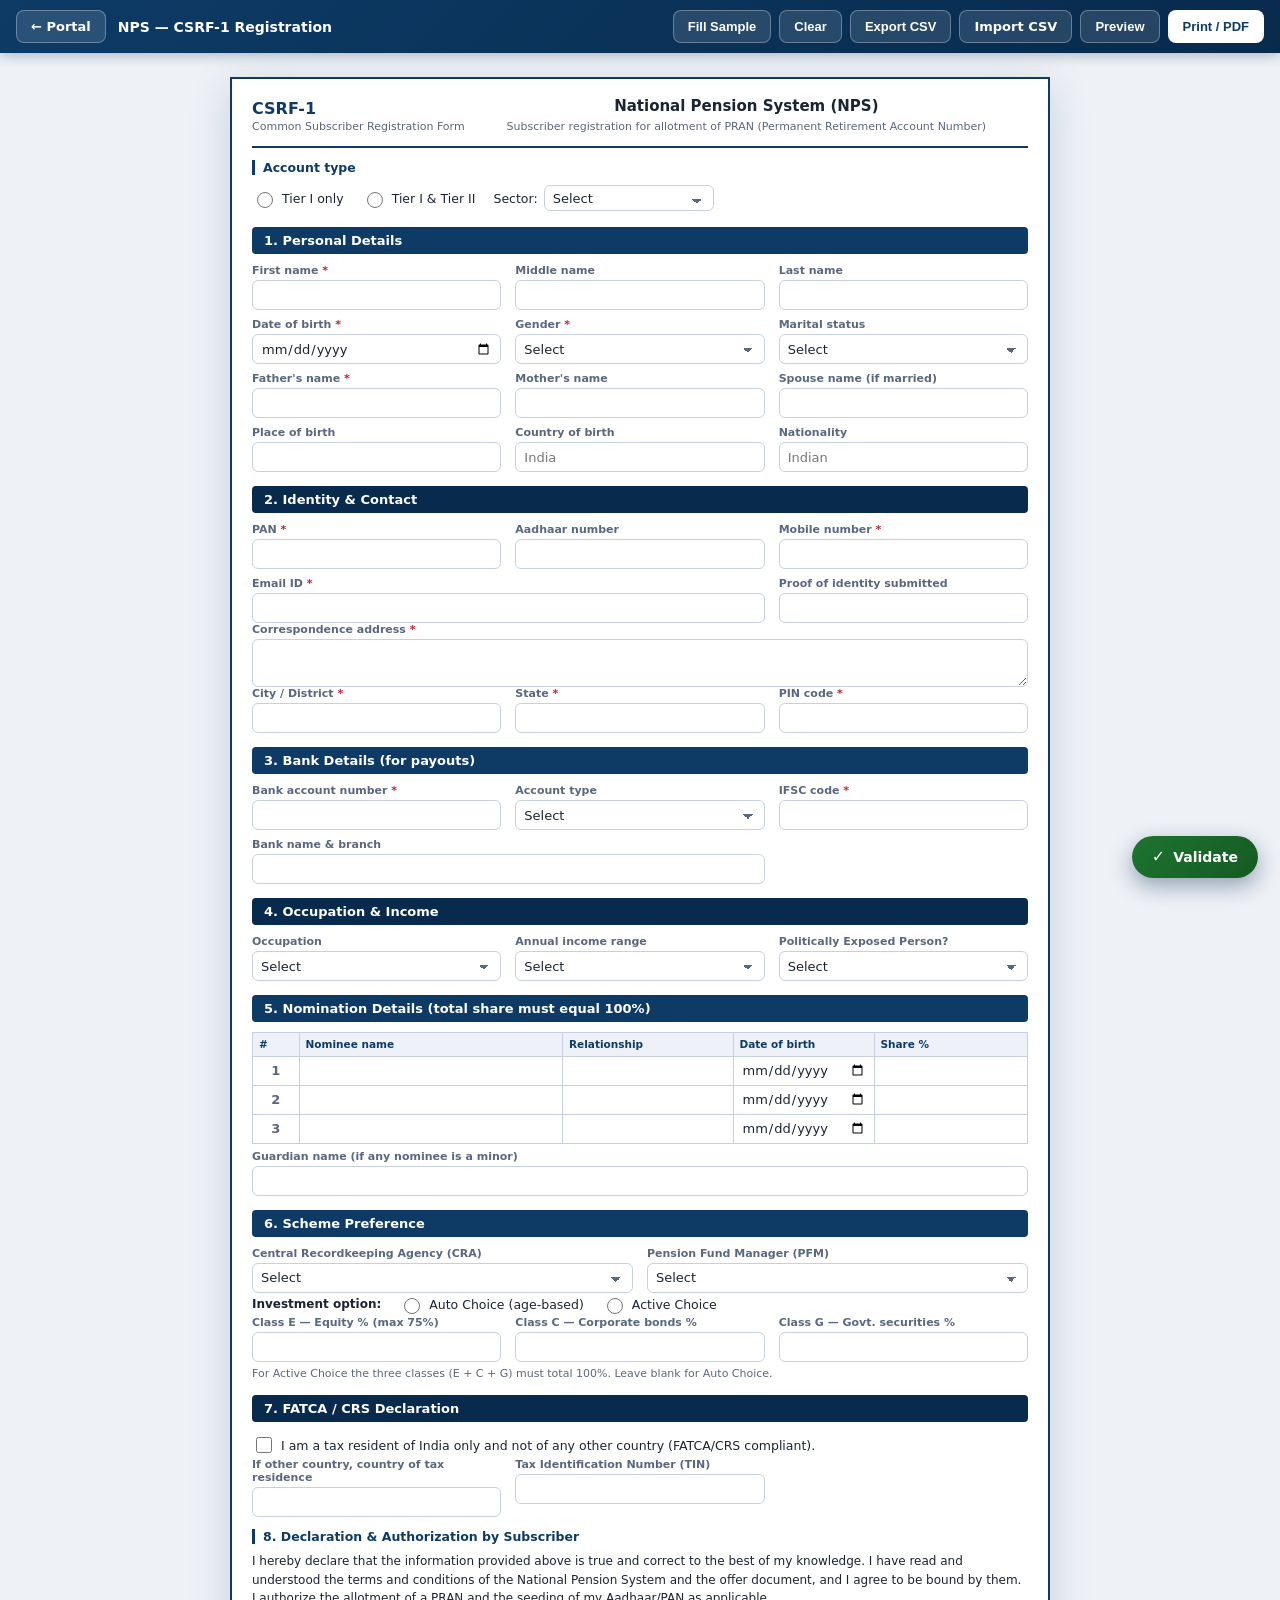
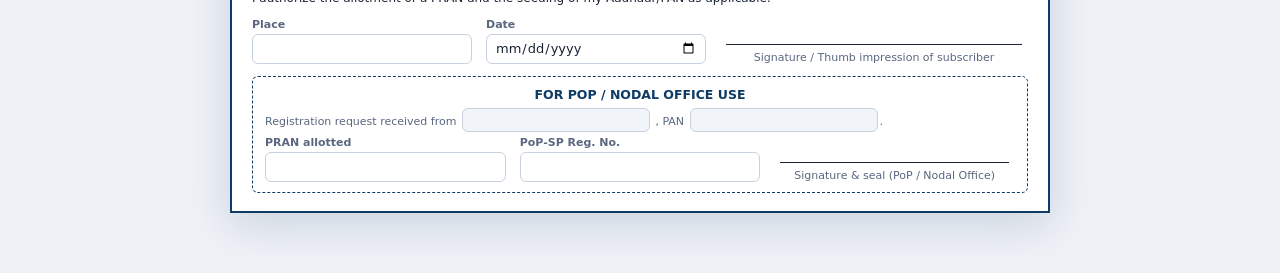
<file: NPS_REG.html>
<!DOCTYPE html>
<html lang="en">
<head>
  <meta charset="UTF-8" />
  <meta name="viewport" content="width=device-width, initial-scale=1.0" />
  <title>NPS — Common Subscriber Registration Form (CSRF-1)</title>
  <style>
:root {
  --navy: #0d3b66;
  --navy-dark: #082a4d;
  --line: #c7d0de;
  --line-soft: #e2e7f0;
  --bg: #eef1f6;
  --ink: #1b2433;
  --muted: #5a677f;
  --invalid: #c0212c;
  --green: #1d742f;
  --shadow: 0 10px 40px rgba(13, 59, 102, 0.16);
}

* { box-sizing: border-box; }

body {
  margin: 0;
  font-family: "Segoe UI", Roboto, system-ui, -apple-system, sans-serif;
  color: var(--ink);
  background: var(--bg);
  font-size: 13px;
}

/* ---------- Toolbar ---------- */
.toolbar {
  position: sticky; top: 0; z-index: 50;
  display: flex; align-items: center; gap: 8px; flex-wrap: wrap;
  padding: 10px 16px;
  background: linear-gradient(135deg, var(--navy), var(--navy-dark));
  box-shadow: 0 2px 12px rgba(8, 42, 77, 0.3);
}
.tb-title { color: #fff; font-weight: 700; font-size: 14px; margin-left: 4px; }
.tb-spacer { flex: 1; }
.btn {
  border: 1px solid transparent; border-radius: 8px; padding: 8px 14px;
  font-size: 13px; font-weight: 600; cursor: pointer; text-decoration: none;
  display: inline-flex; align-items: center; transition: background 0.15s, border-color 0.15s;
}
.btn-primary { background: #fff; color: var(--navy); }
.btn-primary:hover { background: #eaf0fb; }
.btn-ghost { background: rgba(255, 255, 255, 0.12); color: #fff; border-color: rgba(255, 255, 255, 0.3); }
.btn-ghost:hover { background: rgba(255, 255, 255, 0.22); }

/* ---------- Page / document ---------- */
.page { max-width: 820px; margin: 24px auto 60px; background: #fff; box-shadow: var(--shadow); }
.doc { border: 2px solid var(--navy); padding: 18px 20px; }

/* ---------- Header ---------- */
.doc-head {
  display: grid; grid-template-columns: auto 1fr auto; gap: 12px; align-items: center;
  border-bottom: 2px solid var(--navy); padding-bottom: 12px; margin-bottom: 12px;
}
.doc-head.simple { grid-template-columns: 1fr; text-align: center; }
.form-no { font-weight: 800; font-size: 16px; color: var(--navy); }
.rule-ref { font-size: 11px; color: var(--muted); margin-top: 2px; }
.head-center { text-align: center; }
.head-center h1 { margin: 0; font-size: 15px; font-weight: 700; line-height: 1.25; }
.head-center p { margin: 4px 0 0; font-size: 11px; color: var(--muted); line-height: 1.3; }
.emblem { width: 54px; height: 54px; object-fit: contain; }

/* ---------- Section bars ---------- */
.part-bar {
  background: var(--navy); color: #fff; font-weight: 700; font-size: 13px;
  padding: 6px 12px; border-radius: 4px; margin: 14px 0 10px;
}
.part-bar.alt { background: var(--navy-dark); }
.part-bar.pagebreak {}

/* ---------- Blocks ---------- */
.block { margin-bottom: 12px; }
.sub-head {
  font-weight: 700; font-size: 12.5px; color: var(--navy);
  border-left: 3px solid var(--navy); padding-left: 8px; margin: 10px 0 8px;
}
.sub-head.tight { margin-top: 6px; }
.note { font-size: 11px; color: var(--muted); margin: 4px 0; line-height: 1.4; }

.grid1 { display: grid; grid-template-columns: 1fr; gap: 8px 14px; }
.grid2 { display: grid; grid-template-columns: repeat(2, 1fr); gap: 8px 14px; }
.grid3 { display: grid; grid-template-columns: repeat(3, 1fr); gap: 8px 14px; }
.span2 { grid-column: span 2; }
.span3 { grid-column: span 3; }

.field { display: flex; flex-direction: column; gap: 3px; }
.field > span { font-size: 11px; color: var(--muted); font-weight: 600; }
.field i { color: var(--invalid); font-style: normal; }

/* ---------- Inputs ---------- */
.cell {
  width: 100%; height: 30px; border: 1px solid var(--line); border-radius: 6px;
  padding: 2px 8px; font-size: 13px; font-family: inherit; color: var(--ink);
  background: #fff; outline: none;
}
textarea.cell { height: auto; min-height: 48px; resize: vertical; padding: 6px 8px; }
.cell:focus { border-color: var(--navy); box-shadow: 0 0 0 2px rgba(13, 59, 102, 0.15); }
.cell.pan, .cell.upper { text-transform: uppercase; letter-spacing: 1px; }
.cell.num { text-align: right; }
.cell.readonly, .cell[readonly] { background: #f1f4f9; color: #38465e; }
.cell.inline { display: inline-block; width: auto; min-width: 150px; height: 24px; margin: 0 2px; vertical-align: baseline; }
.cell.invalid { border-color: var(--invalid); background: #fdecee; }
select.cell {
  appearance: none;
  background-image: linear-gradient(45deg, transparent 50%, var(--muted) 50%), linear-gradient(135deg, var(--muted) 50%, transparent 50%);
  background-position: calc(100% - 16px) 13px, calc(100% - 11px) 13px;
  background-size: 5px 5px, 5px 5px; background-repeat: no-repeat; padding-right: 26px;
}

/* ---------- Checkbox / radio rows ---------- */
.opt-row { display: flex; flex-wrap: wrap; gap: 8px 18px; align-items: center; padding: 2px 0; }
.opt { display: inline-flex; align-items: center; gap: 6px; font-size: 12.5px; }
.opt input { width: 16px; height: 16px; }

/* ---------- Tables ---------- */
.tbl { width: 100%; border-collapse: collapse; margin-bottom: 6px; }
.tbl th, .tbl td { border: 1px solid var(--line); padding: 0; }
.tbl th { background: #eef2f8; font-size: 10.5px; font-weight: 700; color: var(--navy); padding: 5px 6px; text-align: left; line-height: 1.2; }
.tbl td.sl, .tbl td.ralign { padding: 4px 8px; }
.tbl td.sl { text-align: center; font-weight: 600; color: var(--muted); }
.tbl td.ralign { text-align: right; font-weight: 600; font-size: 11.5px; }
.cell.flush { height: 28px; border: none; border-radius: 0; }
.cell.flush:focus { box-shadow: inset 0 0 0 2px rgba(13, 59, 102, 0.25); }
.tbl tfoot td { background: #f6f8fc; }

/* ---------- Declaration / signatures ---------- */
.declaration p { font-size: 12px; line-height: 1.55; margin: 4px 0 10px; }
.sign-grid { display: grid; grid-template-columns: 1fr 1fr 1.4fr; gap: 14px; align-items: end; }
.sign-cell { text-align: center; }
.sign-line { border-top: 1px solid var(--ink); margin: 26px 6px 4px; }
.sign-cell span { font-size: 11px; color: var(--muted); }

/* ---------- Acknowledgement ---------- */
.ack { margin-top: 12px; border: 1px dashed var(--navy); border-radius: 6px; padding: 10px 12px; }
.ack-title { font-weight: 700; color: var(--navy); font-size: 12.5px; margin-bottom: 6px; text-align: center; }

/* ---------- Preview banner + toast ---------- */
.preview-banner {
  position: fixed; top: 64px; left: 50%; transform: translateX(-50%); z-index: 60;
  padding: 8px 16px; border-radius: 8px; font-size: 13px; font-weight: 700; color: #fff;
  box-shadow: 0 4px 14px rgba(0, 0, 0, 0.3);
}
.preview-banner.fit { background: var(--green); }
.preview-banner.over { background: var(--invalid); }
.toast {
  position: fixed; bottom: 24px; left: 50%; transform: translateX(-50%) translateY(20px);
  background: #1b2433; color: #fff; padding: 12px 18px; border-radius: 10px; font-size: 13.5px;
  box-shadow: 0 8px 24px rgba(0, 0, 0, 0.25); opacity: 0; pointer-events: none;
  transition: opacity 0.2s, transform 0.2s; z-index: 100;
}
.toast.show { opacity: 1; transform: translateX(-50%) translateY(0); }

/* ---------- Floating Validate button ---------- */
.fab {
  position: fixed; right: 22px; bottom: 22px; z-index: 90;
  display: inline-flex; align-items: center; gap: 8px;
  border: none; border-radius: 30px; padding: 13px 20px;
  background: linear-gradient(135deg, var(--green), #155a24); color: #fff;
  font-size: 14px; font-weight: 700; font-family: inherit; cursor: pointer;
  box-shadow: 0 8px 22px rgba(8, 42, 77, 0.4);
  transition: transform 0.12s ease, box-shadow 0.12s ease;
}
.fab:hover { transform: translateY(-2px); box-shadow: 0 12px 28px rgba(8, 42, 77, 0.5); }
.fab:active { transform: translateY(0); }
.fab .fab-ic { font-size: 16px; line-height: 1; }
@media (max-width: 480px) {
  .fab { padding: 15px; border-radius: 50%; }
  .fab .fab-tx { display: none; }
}

/* ---------- On-screen preview framing ---------- */
body.preview-mode { background: #3a3f44; }
body.preview-mode .page { width: 210mm; max-width: none; margin: 84px auto 48px; }

/* ---------- Print ---------- */
@media print {
  @page { size: A4 portrait; margin: 10mm; }
  html, body { background: #fff; }
  .no-print { display: none !important; }
  .page { max-width: none; width: auto; margin: 0; box-shadow: none; }
  .doc { border-width: 1.5px; padding: 8px 10px; }
  body { font-size: 10.5px; }
  .cell { height: 22px; font-size: 10.5px; }
  .cell.inline { height: 18px; }
  .cell.flush { height: 20px; }
  textarea.cell { min-height: 38px; }
  .head-center h1 { font-size: 13px; }
  .part-bar, .sub-head, .field span, .tbl th, .emblem { -webkit-print-color-adjust: exact; print-color-adjust: exact; }
  .part-bar.pagebreak { page-break-before: always; }
  .block, .tbl, .declaration, .sign-grid, .ack { page-break-inside: avoid; }
  .cell:focus { box-shadow: none !important; }
}

/* ---------- Responsive ---------- */
@media (max-width: 720px) {
  .doc-head { grid-template-columns: 1fr; text-align: left; }
  .grid2, .grid3, .sign-grid { grid-template-columns: 1fr; }
  .span2, .span3 { grid-column: span 1; }
}
  </style>
</head>
<body>
  <div class="toolbar no-print">
    <a class="btn btn-ghost" href="index.html">&larr; Portal</a>
    <span class="tb-title">NPS — CSRF-1 Registration</span>
    <span class="tb-spacer"></span>
    <button type="button" id="btnSample" class="btn btn-ghost">Fill Sample</button>
    <button type="button" id="btnClear" class="btn btn-ghost">Clear</button>
    <button type="button" id="btnExport" class="btn btn-ghost">Export CSV</button>
    <label class="btn btn-ghost" for="importCsv">Import CSV</label>
    <input id="importCsv" type="file" accept=".csv,text/csv" hidden />
    <button type="button" id="btnPreview" class="btn btn-ghost">Preview</button>
    <button type="button" id="btnPrint" class="btn btn-primary">Print / PDF</button>
  </div>

  <div id="previewBanner" class="preview-banner no-print" hidden></div>

  <div class="page">
    <form id="docForm" class="doc" novalidate>
      <header class="doc-head">
        <div class="head-left">
          <div class="form-no">CSRF-1</div>
          <div class="rule-ref">Common Subscriber Registration Form</div>
        </div>
        <div class="head-center">
          <h1>National Pension System (NPS)</h1>
          <p>Subscriber registration for allotment of PRAN (Permanent Retirement Account Number)</p>
        </div>
        <div class="head-right"></div>
      </header>

      <section class="block">
        <div class="sub-head">Account type</div>
        <div class="opt-row">
          <label class="opt"><input type="radio" name="acctType" value="Tier I only" /> Tier I only</label>
          <label class="opt"><input type="radio" name="acctType" value="Tier I & Tier II" /> Tier I &amp; Tier II</label>
          <label class="opt">Sector:
            <select id="sector" class="cell" style="min-width:170px;height:26px;">
              <option value="">Select</option><option>All Citizen Model</option><option>Corporate</option>
              <option>Central Government</option><option>State Government</option>
            </select>
          </label>
        </div>
      </section>

      <div class="part-bar">1. Personal Details</div>
      <section class="block">
        <div class="grid3">
          <label class="field"><span>First name <i>*</i></span><input type="text" id="firstName" class="cell" required /></label>
          <label class="field"><span>Middle name</span><input type="text" id="middleName" class="cell" /></label>
          <label class="field"><span>Last name</span><input type="text" id="lastName" class="cell" /></label>
          <label class="field"><span>Date of birth <i>*</i></span><input type="date" id="dob" class="cell" required /></label>
          <label class="field"><span>Gender <i>*</i></span>
            <select id="gender" class="cell" required><option value="">Select</option><option>Male</option><option>Female</option><option>Others</option></select>
          </label>
          <label class="field"><span>Marital status</span>
            <select id="marital" class="cell"><option value="">Select</option><option>Single</option><option>Married</option><option>Other</option></select>
          </label>
          <label class="field"><span>Father's name <i>*</i></span><input type="text" id="fatherName" class="cell" required /></label>
          <label class="field"><span>Mother's name</span><input type="text" id="motherName" class="cell" /></label>
          <label class="field"><span>Spouse name (if married)</span><input type="text" id="spouseName" class="cell" /></label>
          <label class="field"><span>Place of birth</span><input type="text" id="birthPlace" class="cell" /></label>
          <label class="field"><span>Country of birth</span><input type="text" id="birthCountry" class="cell" value="" placeholder="India" /></label>
          <label class="field"><span>Nationality</span><input type="text" id="nationality" class="cell" placeholder="Indian" /></label>
        </div>
      </section>

      <div class="part-bar alt">2. Identity &amp; Contact</div>
      <section class="block">
        <div class="grid3">
          <label class="field"><span>PAN <i>*</i></span><input type="text" id="pan" class="cell pan" maxlength="10" required /></label>
          <label class="field"><span>Aadhaar number</span><input type="text" id="aadhaar" class="cell" maxlength="12" /></label>
          <label class="field"><span>Mobile number <i>*</i></span><input type="tel" id="mobile" class="cell" maxlength="10" required /></label>
          <label class="field span2"><span>Email ID <i>*</i></span><input type="email" id="email" class="cell" required /></label>
          <label class="field"><span>Proof of identity submitted</span><input type="text" id="poi" class="cell" /></label>
        </div>
        <label class="field"><span>Correspondence address <i>*</i></span><textarea id="address" class="cell" required></textarea></label>
        <div class="grid3">
          <label class="field"><span>City / District <i>*</i></span><input type="text" id="city" class="cell" required /></label>
          <label class="field"><span>State <i>*</i></span><input type="text" id="state" class="cell" required /></label>
          <label class="field"><span>PIN code <i>*</i></span><input type="text" id="pin" class="cell" maxlength="6" required /></label>
        </div>
      </section>

      <div class="part-bar">3. Bank Details (for payouts)</div>
      <section class="block">
        <div class="grid3">
          <label class="field"><span>Bank account number <i>*</i></span><input type="text" id="bankAcct" class="cell" required /></label>
          <label class="field"><span>Account type</span>
            <select id="bankAcctType" class="cell"><option value="">Select</option><option>Savings</option><option>Current</option></select>
          </label>
          <label class="field"><span>IFSC code <i>*</i></span><input type="text" id="ifsc" class="cell upper" maxlength="11" required /></label>
          <label class="field span2"><span>Bank name &amp; branch</span><input type="text" id="bankName" class="cell" /></label>
        </div>
      </section>

      <div class="part-bar alt">4. Occupation &amp; Income</div>
      <section class="block">
        <div class="grid3">
          <label class="field"><span>Occupation</span>
            <select id="occupation" class="cell"><option value="">Select</option><option>Government Sector</option><option>Public Sector</option><option>Private Sector</option><option>Business</option><option>Professional</option><option>Self-employed</option><option>Homemaker</option><option>Student</option><option>Other</option></select>
          </label>
          <label class="field"><span>Annual income range</span>
            <select id="incomeRange" class="cell"><option value="">Select</option><option>Up to ₹1 lakh</option><option>₹1–5 lakh</option><option>₹5–10 lakh</option><option>₹10–25 lakh</option><option>₹25 lakh &amp; above</option></select>
          </label>
          <label class="field"><span>Politically Exposed Person?</span>
            <select id="pep" class="cell"><option value="">Select</option><option>No</option><option>Yes</option><option>Related to PEP</option></select>
          </label>
        </div>
      </section>

      <!-- ===== Page 2 ===== -->
      <div class="part-bar pagebreak">5. Nomination Details (total share must equal 100%)</div>
      <section class="block">
        <table class="tbl">
          <thead>
            <tr><th style="width:6%">#</th><th style="width:34%">Nominee name</th><th style="width:22%">Relationship</th><th style="width:18%">Date of birth</th><th>Share %</th></tr>
          </thead>
          <tbody>
            <tr><td class="sl">1</td>
              <td><input type="text" id="nom1Name" class="cell flush" /></td>
              <td><input type="text" id="nom1Rel" class="cell flush" /></td>
              <td><input type="date" id="nom1Dob" class="cell flush" /></td>
              <td><input type="text" id="nom1Share" class="cell flush num" /></td>
            </tr>
            <tr><td class="sl">2</td>
              <td><input type="text" id="nom2Name" class="cell flush" /></td>
              <td><input type="text" id="nom2Rel" class="cell flush" /></td>
              <td><input type="date" id="nom2Dob" class="cell flush" /></td>
              <td><input type="text" id="nom2Share" class="cell flush num" /></td>
            </tr>
            <tr><td class="sl">3</td>
              <td><input type="text" id="nom3Name" class="cell flush" /></td>
              <td><input type="text" id="nom3Rel" class="cell flush" /></td>
              <td><input type="date" id="nom3Dob" class="cell flush" /></td>
              <td><input type="text" id="nom3Share" class="cell flush num" /></td>
            </tr>
          </tbody>
        </table>
        <label class="field"><span>Guardian name (if any nominee is a minor)</span><input type="text" id="nomGuardian" class="cell" /></label>
      </section>

      <div class="part-bar">6. Scheme Preference</div>
      <section class="block">
        <div class="grid2">
          <label class="field"><span>Central Recordkeeping Agency (CRA)</span>
            <select id="cra" class="cell"><option value="">Select</option><option>Protean (NSDL)</option><option>KFin Technologies</option><option>CAMS</option></select>
          </label>
          <label class="field"><span>Pension Fund Manager (PFM)</span>
            <select id="pfm" class="cell">
              <option value="">Select</option>
              <option>SBI Pension Funds</option><option>LIC Pension Fund</option>
              <option>UTI Retirement Solutions</option><option>ICICI Prudential Pension</option>
              <option>Kotak Mahindra Pension</option><option>HDFC Pension</option>
              <option>Aditya Birla Sun Life Pension</option><option>Axis Pension Fund</option>
            </select>
          </label>
        </div>
        <div class="opt-row">
          <span style="font-weight:600;font-size:12px;">Investment option:</span>
          <label class="opt"><input type="radio" name="invOption" value="Auto Choice" /> Auto Choice (age-based)</label>
          <label class="opt"><input type="radio" name="invOption" value="Active Choice" /> Active Choice</label>
        </div>
        <div class="grid3">
          <label class="field"><span>Class E — Equity % (max 75%)</span><input type="text" id="allocE" class="cell num" /></label>
          <label class="field"><span>Class C — Corporate bonds %</span><input type="text" id="allocC" class="cell num" /></label>
          <label class="field"><span>Class G — Govt. securities %</span><input type="text" id="allocG" class="cell num" /></label>
        </div>
        <p class="note">For Active Choice the three classes (E + C + G) must total 100%. Leave blank for Auto Choice.</p>
      </section>

      <div class="part-bar alt">7. FATCA / CRS Declaration</div>
      <section class="block">
        <div class="opt-row">
          <label class="opt"><input type="checkbox" id="fatca" /> I am a tax resident of India only and not of any other country (FATCA/CRS compliant).</label>
        </div>
        <div class="grid3">
          <label class="field"><span>If other country, country of tax residence</span><input type="text" id="fatcaCountry" class="cell" /></label>
          <label class="field"><span>Tax Identification Number (TIN)</span><input type="text" id="fatcaTin" class="cell" /></label>
        </div>
      </section>

      <section class="block declaration">
        <div class="sub-head">8. Declaration &amp; Authorization by Subscriber</div>
        <p>I hereby declare that the information provided above is true and correct to the best of my knowledge. I have read and understood the terms and conditions of the National Pension System and the offer document, and I agree to be bound by them. I authorize the allotment of a PRAN and the seeding of my Aadhaar/PAN as applicable.</p>
        <div class="sign-grid">
          <label class="field"><span>Place</span><input type="text" id="place" class="cell" /></label>
          <label class="field"><span>Date</span><input type="date" id="date" class="cell" /></label>
          <div class="sign-cell"><div class="sign-line"></div><span>Signature / Thumb impression of subscriber</span></div>
        </div>
      </section>

      <div class="ack">
        <div class="ack-title">FOR POP / NODAL OFFICE USE</div>
        <p class="note">Registration request received from
          <input type="text" class="cell inline" data-mirror="firstName" readonly />
          , PAN <input type="text" class="cell inline" data-mirror="pan" readonly />.</p>
        <div class="grid3">
          <label class="field"><span>PRAN allotted</span><input type="text" id="pran" class="cell" /></label>
          <label class="field"><span>PoP-SP Reg. No.</span><input type="text" id="popReg" class="cell" /></label>
          <div class="sign-cell"><div class="sign-line"></div><span>Signature &amp; seal (PoP / Nodal Office)</span></div>
        </div>
      </div>
    </form>
  </div>

  <div id="toast" class="toast no-print" aria-live="polite"></div>
  <script>
    window.FORM_KEY = "nps.csrf1.v1";
    window.FORM_NAME = "nps-csrf1";
    window.FORM_SAMPLE = {
      acctType: "Tier I only", sector: "All Citizen Model",
      firstName: "Rahul", middleName: "", lastName: "Verma",
      dob: "1992-04-18", gender: "Male", marital: "Married",
      fatherName: "Suresh Verma", motherName: "Geeta Verma", spouseName: "Priya Verma",
      birthPlace: "Imphal", birthCountry: "India", nationality: "Indian",
      pan: "ABCPV1234R", aadhaar: "987612340004", mobile: "9856002468", email: "rahul.verma@example.com",
      poi: "Aadhaar Card",
      address: "Thangmeiband, Imphal West", city: "Imphal West", state: "Manipur", pin: "795001",
      bankAcct: "30419220099", bankAcctType: "Savings", ifsc: "SBIN0001234", bankName: "State Bank of India, Imphal Main",
      occupation: "Private Sector", incomeRange: "\u20b95\u201310 lakh", pep: "No",
      nom1Name: "Priya Verma", nom1Rel: "Spouse", nom1Dob: "1994-08-10", nom1Share: "60",
      nom2Name: "Aarav Verma", nom2Rel: "Son", nom2Dob: "2018-02-05", nom2Share: "40",
      nomGuardian: "Priya Verma",
      cra: "Protean (NSDL)", pfm: "SBI Pension Funds", invOption: "Active Choice",
      allocE: "50", allocC: "30", allocG: "20", fatca: "1",
      place: "Imphal", date: new Date().toISOString().slice(0, 10)
    };
  </script>
  <script>
(function () {
  "use strict";

  var $ = function (id) { return document.getElementById(id); };
  var form = $("docForm");
  if (!form) return;

  var STORE_KEY = window.FORM_KEY || ("form." + location.pathname);
  var SAMPLE = window.FORM_SAMPLE || null;

  var toastEl = $("toast");
  var toastTimer = null;
  function toast(msg) {
    if (!toastEl) return;
    toastEl.textContent = msg;
    toastEl.classList.add("show");
    clearTimeout(toastTimer);
    toastTimer = setTimeout(function () { toastEl.classList.remove("show"); }, 2600);
  }

  function controls() {
    return Array.prototype.slice
      .call(form.querySelectorAll("input, select, textarea"))
      .filter(function (el) { return el.id && el.type !== "file"; });
  }

  function getVal(el) {
    if (el.type === "checkbox") return el.checked ? "1" : "";
    if (el.type === "radio") {
      var picked = form.querySelector('input[name="' + el.name + '"]:checked');
      return picked ? picked.value : "";
    }
    return el.value;
  }
  function setVal(el, v) {
    if (el.type === "checkbox") { el.checked = v === "1" || v === true || v === "true"; return; }
    if (el.type === "radio") { el.checked = (el.value === v); return; }
    el.value = v == null ? "" : v;
  }

  function collect() {
    var data = {};
    controls().forEach(function (el) {
      if (el.type === "radio") { if (el.checked) data[el.name] = el.value; }
      else data[el.id] = getVal(el);
    });
    return data;
  }
  function apply(data) {
    if (!data) return;
    controls().forEach(function (el) {
      if (el.type === "radio") { if (data[el.name] != null) el.checked = (el.value === data[el.name]); }
      else if (data[el.id] != null) setVal(el, data[el.id]);
    });
    mirror();
  }

  function save() { try { localStorage.setItem(STORE_KEY, JSON.stringify(collect())); } catch (e) {} }
  function load() {
    try { var raw = localStorage.getItem(STORE_KEY); if (raw) apply(JSON.parse(raw)); } catch (e) {}
  }

  var mirrors = Array.prototype.slice.call(document.querySelectorAll("[data-mirror]"));
  function mirror() {
    mirrors.forEach(function (m) {
      var src = $(m.getAttribute("data-mirror"));
      if (!src) return;
      var v = getVal(src);
      if ("value" in m) m.value = v; else m.textContent = v;
    });
  }

  function isPan(v) { return /^[A-Z]{5}[0-9]{4}[A-Z]$/.test(String(v || "").toUpperCase()); }
  function clearInvalid() {
    form.querySelectorAll(".invalid").forEach(function (el) { el.classList.remove("invalid"); });
  }
  function labelFor(el) {
    var f = el.closest(".field");
    var sp = f && f.querySelector("span");
    var t = sp ? sp.textContent : el.id;
    return String(t || el.id).replace(/\*/g, "").trim();
  }
  function formatError(el) {
    var v = String(getVal(el) || "").trim();
    if (!v) return null;
    var id = (el.id || "").toLowerCase();
    var name = (el.name || "").toLowerCase();
    if (el.classList.contains("pan")) return isPan(v) ? null : "enter a valid PAN (e.g. ABCDE1234F)";
    if (el.type === "email") return /^[^\s@]+@[^\s@]+\.[^\s@]+$/.test(v) ? null : "enter a valid email address";
    if (id.indexOf("ifsc") > -1) return /^[A-Z]{4}0[A-Z0-9]{6}$/.test(v.toUpperCase()) ? null : "enter a valid IFSC (e.g. SBIN0001234)";
    if (id.indexOf("aadhaar") > -1) return /^\d{12}$/.test(v) ? null : "Aadhaar must be 12 digits";
    if (id.indexOf("pran") > -1) return /^\d{12}$/.test(v) ? null : "PRAN must be 12 digits";
    if (el.type === "tel" || id.indexOf("mobile") > -1 || name.indexOf("mobile") > -1) return /^[6-9]\d{9}$/.test(v) ? null : "mobile must be 10 digits starting 6\u20139";
    if (id === "pin" || id.indexOf("pincode") > -1) return /^\d{6}$/.test(v) ? null : "PIN code must be 6 digits";
    if (el.type === "date") {
      var d = new Date(v);
      if (isNaN(d.getTime())) return "enter a valid date";
      if (id.indexOf("dob") > -1) {
        var today = new Date(); today.setHours(0, 0, 0, 0);
        if (d > today) return "date of birth cannot be in the future";
      }
    }
    return null;
  }
  function runValidation() {
    clearInvalid();
    var firstBad = null, issues = [];
    controls().forEach(function (el) {
      var v = String(getVal(el)).trim();
      if (el.required && !v) {
        el.classList.add("invalid");
        if (!firstBad) firstBad = el;
        issues.push(labelFor(el) + ": required");
        return;
      }
      var fe = formatError(el);
      if (fe) {
        el.classList.add("invalid");
        if (!firstBad) firstBad = el;
        issues.push(labelFor(el) + ": " + fe);
      }
    });
    return { ok: !firstBad, firstBad: firstBad, issues: issues };
  }
  function focusBad(r) {
    if (!r.firstBad) return;
    r.firstBad.scrollIntoView({ behavior: "smooth", block: "center" });
    try { r.firstBad.focus({ preventScroll: true }); } catch (e) {}
  }
  function validate() {
    var r = runValidation();
    if (!r.ok) {
      focusBad(r);
      toast(r.issues.length + " issue(s) \u2014 " + r.issues[0]);
    }
    return r.ok;
  }
  function validateOnly() {
    var r = runValidation();
    if (r.ok) {
      toast("\u2713 All entries look valid.");
    } else {
      focusBad(r);
      toast("\u26A0 " + r.issues.length + " issue(s) \u2014 fix highlighted fields. First: " + r.issues[0]);
    }
  }

  function fillSample() {
    if (!SAMPLE) { toast("No sample data for this form."); return; }
    apply(SAMPLE);
    save();
    toast("Sample data filled.");
  }
  function clearAll() {
    if (!confirm("Clear all fields? This cannot be undone.")) return;
    controls().forEach(function (el) {
      if (el.type === "checkbox" || el.type === "radio") el.checked = false;
      else el.value = "";
    });
    clearInvalid();
    mirror();
    save();
    toast("Form cleared.");
  }

  function csvEscape(v) {
    v = String(v == null ? "" : v);
    return /[",\n]/.test(v) ? '"' + v.replace(/"/g, '""') + '"' : v;
  }
  function exportCSV() {
    var data = collect();
    var rows = [["field", "value"]];
    Object.keys(data).forEach(function (k) { rows.push([k, data[k]]); });
    var csv = rows.map(function (r) { return r.map(csvEscape).join(","); }).join("\r\n");
    var blob = new Blob([csv], { type: "text/csv;charset=utf-8;" });
    var a = document.createElement("a");
    a.href = URL.createObjectURL(blob);
    a.download = (window.FORM_NAME || "form") + ".csv";
    a.click();
    URL.revokeObjectURL(a.href);
    toast("CSV exported.");
  }
  function parseCSV(text) {
    var rows = [], row = [], cur = "", q = false;
    for (var i = 0; i < text.length; i++) {
      var c = text[i];
      if (q) {
        if (c === '"') { if (text[i + 1] === '"') { cur += '"'; i++; } else q = false; }
        else cur += c;
      } else {
        if (c === '"') q = true;
        else if (c === ",") { row.push(cur); cur = ""; }
        else if (c === "\n") { row.push(cur); rows.push(row); row = []; cur = ""; }
        else if (c !== "\r") cur += c;
      }
    }
    if (cur !== "" || row.length) { row.push(cur); rows.push(row); }
    return rows;
  }
  function importCSV(file) {
    var reader = new FileReader();
    reader.onload = function () {
      try {
        var rows = parseCSV(String(reader.result));
        var data = {};
        rows.slice(1).forEach(function (r) { if (r[0]) data[r[0]] = r[1] != null ? r[1] : ""; });
        apply(data);
        save();
        toast("CSV imported.");
      } catch (e) { toast("Could not read CSV file."); }
    };
    reader.readAsText(file);
  }

  function measureFit() {
    var MM = 3.7795275591;
    var doc = document.querySelector(".doc");
    var docMM = (doc ? doc.getBoundingClientRect().height : 0) / MM;
    var pages = document.querySelectorAll(".part-bar.pagebreak").length + 1;
    var availMM = (297 - 20) * pages;
    var banner = $("previewBanner");
    if (!banner) return;
    banner.hidden = false;
    if (docMM > availMM + 1) {
      banner.className = "preview-banner no-print over";
      banner.textContent = "\u26A0 Content is long (~" + Math.round(docMM) + "mm) \u2014 it may exceed " + pages + " page(s).";
    } else {
      banner.className = "preview-banner no-print fit";
      banner.textContent = "\u2713 Print layout ready (\u2248 " + pages + " A4 page" + (pages > 1 ? "s" : "") + ").";
    }
  }
  function setPreview(on) {
    document.body.classList.toggle("preview-mode", on);
    var btn = $("btnPreview");
    if (btn) btn.textContent = on ? "Exit Preview" : "Preview";
    if (on) requestAnimationFrame(measureFit);
    else { var b = $("previewBanner"); if (b) b.hidden = true; }
  }

  function onInput(e) {
    var t = e.target;
    if (t && t.classList && t.classList.contains("invalid")) t.classList.remove("invalid");
    mirror();
    save();
  }

  document.addEventListener("DOMContentLoaded", function () {
    load();
    mirror();
    form.addEventListener("input", onInput);
    form.addEventListener("change", onInput);

    var bind = function (id, fn, evt) { var el = $(id); if (el) el.addEventListener(evt || "click", fn); };
    bind("btnSample", fillSample);
    bind("btnClear", clearAll);
    bind("btnExport", exportCSV);
    bind("importCsv", function (e) {
      if (e.target.files && e.target.files[0]) importCSV(e.target.files[0]);
      e.target.value = "";
    }, "change");
    bind("btnPreview", function () { setPreview(!document.body.classList.contains("preview-mode")); });
    bind("btnPrint", function () { if (validate()) window.print(); });

    if (!$("fabValidate")) {
      var fab = document.createElement("button");
      fab.type = "button";
      fab.id = "fabValidate";
      fab.className = "fab no-print";
      fab.title = "Validate the details you entered";
      fab.innerHTML = '<span class="fab-ic">\u2713</span><span class="fab-tx">Validate</span>';
      fab.addEventListener("click", validateOnly);
      document.body.appendChild(fab);
    }
  });
})();
  </script>
</body>
</html>
</file>
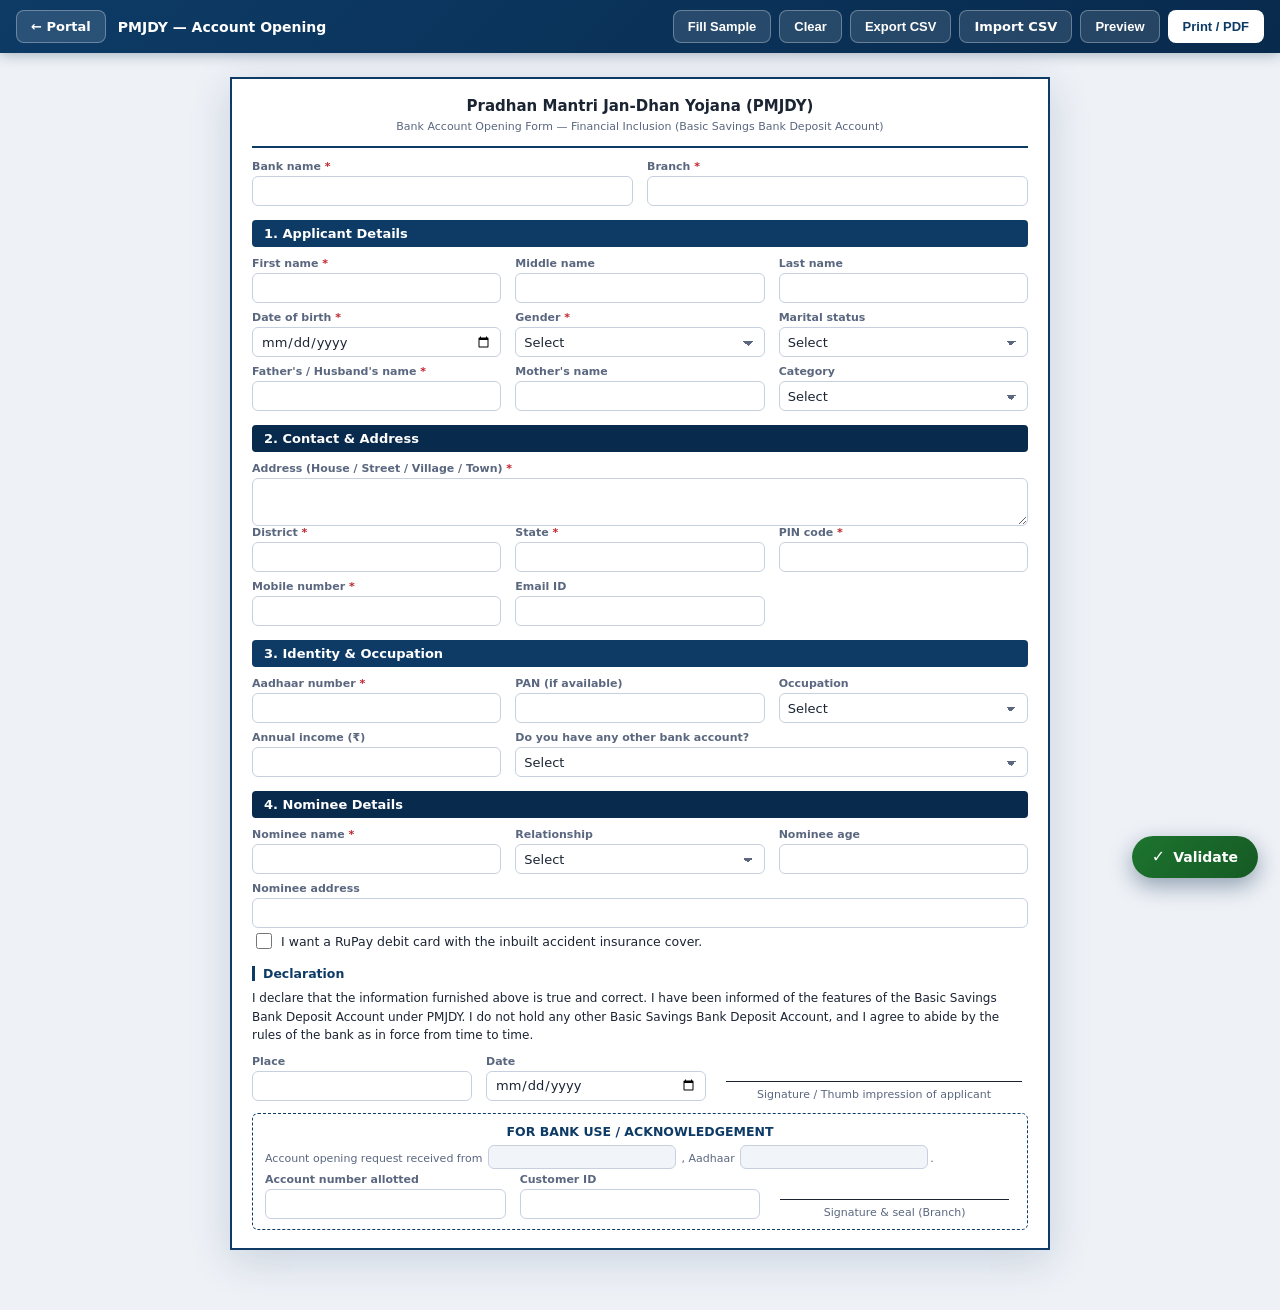
<file: PMJDY_REG.html>
<!DOCTYPE html>
<html lang="en">
<head>
  <meta charset="UTF-8" />
  <meta name="viewport" content="width=device-width, initial-scale=1.0" />
  <title>PMJDY — Account Opening Form</title>
  <style>
:root {
  --navy: #0d3b66;
  --navy-dark: #082a4d;
  --line: #c7d0de;
  --line-soft: #e2e7f0;
  --bg: #eef1f6;
  --ink: #1b2433;
  --muted: #5a677f;
  --invalid: #c0212c;
  --green: #1d742f;
  --shadow: 0 10px 40px rgba(13, 59, 102, 0.16);
}

* { box-sizing: border-box; }

body {
  margin: 0;
  font-family: "Segoe UI", Roboto, system-ui, -apple-system, sans-serif;
  color: var(--ink);
  background: var(--bg);
  font-size: 13px;
}

/* ---------- Toolbar ---------- */
.toolbar {
  position: sticky; top: 0; z-index: 50;
  display: flex; align-items: center; gap: 8px; flex-wrap: wrap;
  padding: 10px 16px;
  background: linear-gradient(135deg, var(--navy), var(--navy-dark));
  box-shadow: 0 2px 12px rgba(8, 42, 77, 0.3);
}
.tb-title { color: #fff; font-weight: 700; font-size: 14px; margin-left: 4px; }
.tb-spacer { flex: 1; }
.btn {
  border: 1px solid transparent; border-radius: 8px; padding: 8px 14px;
  font-size: 13px; font-weight: 600; cursor: pointer; text-decoration: none;
  display: inline-flex; align-items: center; transition: background 0.15s, border-color 0.15s;
}
.btn-primary { background: #fff; color: var(--navy); }
.btn-primary:hover { background: #eaf0fb; }
.btn-ghost { background: rgba(255, 255, 255, 0.12); color: #fff; border-color: rgba(255, 255, 255, 0.3); }
.btn-ghost:hover { background: rgba(255, 255, 255, 0.22); }

/* ---------- Page / document ---------- */
.page { max-width: 820px; margin: 24px auto 60px; background: #fff; box-shadow: var(--shadow); }
.doc { border: 2px solid var(--navy); padding: 18px 20px; }

/* ---------- Header ---------- */
.doc-head {
  display: grid; grid-template-columns: auto 1fr auto; gap: 12px; align-items: center;
  border-bottom: 2px solid var(--navy); padding-bottom: 12px; margin-bottom: 12px;
}
.doc-head.simple { grid-template-columns: 1fr; text-align: center; }
.form-no { font-weight: 800; font-size: 16px; color: var(--navy); }
.rule-ref { font-size: 11px; color: var(--muted); margin-top: 2px; }
.head-center { text-align: center; }
.head-center h1 { margin: 0; font-size: 15px; font-weight: 700; line-height: 1.25; }
.head-center p { margin: 4px 0 0; font-size: 11px; color: var(--muted); line-height: 1.3; }
.emblem { width: 54px; height: 54px; object-fit: contain; }

/* ---------- Section bars ---------- */
.part-bar {
  background: var(--navy); color: #fff; font-weight: 700; font-size: 13px;
  padding: 6px 12px; border-radius: 4px; margin: 14px 0 10px;
}
.part-bar.alt { background: var(--navy-dark); }
.part-bar.pagebreak {}

/* ---------- Blocks ---------- */
.block { margin-bottom: 12px; }
.sub-head {
  font-weight: 700; font-size: 12.5px; color: var(--navy);
  border-left: 3px solid var(--navy); padding-left: 8px; margin: 10px 0 8px;
}
.sub-head.tight { margin-top: 6px; }
.note { font-size: 11px; color: var(--muted); margin: 4px 0; line-height: 1.4; }

.grid1 { display: grid; grid-template-columns: 1fr; gap: 8px 14px; }
.grid2 { display: grid; grid-template-columns: repeat(2, 1fr); gap: 8px 14px; }
.grid3 { display: grid; grid-template-columns: repeat(3, 1fr); gap: 8px 14px; }
.span2 { grid-column: span 2; }
.span3 { grid-column: span 3; }

.field { display: flex; flex-direction: column; gap: 3px; }
.field > span { font-size: 11px; color: var(--muted); font-weight: 600; }
.field i { color: var(--invalid); font-style: normal; }

/* ---------- Inputs ---------- */
.cell {
  width: 100%; height: 30px; border: 1px solid var(--line); border-radius: 6px;
  padding: 2px 8px; font-size: 13px; font-family: inherit; color: var(--ink);
  background: #fff; outline: none;
}
textarea.cell { height: auto; min-height: 48px; resize: vertical; padding: 6px 8px; }
.cell:focus { border-color: var(--navy); box-shadow: 0 0 0 2px rgba(13, 59, 102, 0.15); }
.cell.pan, .cell.upper { text-transform: uppercase; letter-spacing: 1px; }
.cell.num { text-align: right; }
.cell.readonly, .cell[readonly] { background: #f1f4f9; color: #38465e; }
.cell.inline { display: inline-block; width: auto; min-width: 150px; height: 24px; margin: 0 2px; vertical-align: baseline; }
.cell.invalid { border-color: var(--invalid); background: #fdecee; }
select.cell {
  appearance: none;
  background-image: linear-gradient(45deg, transparent 50%, var(--muted) 50%), linear-gradient(135deg, var(--muted) 50%, transparent 50%);
  background-position: calc(100% - 16px) 13px, calc(100% - 11px) 13px;
  background-size: 5px 5px, 5px 5px; background-repeat: no-repeat; padding-right: 26px;
}

/* ---------- Checkbox / radio rows ---------- */
.opt-row { display: flex; flex-wrap: wrap; gap: 8px 18px; align-items: center; padding: 2px 0; }
.opt { display: inline-flex; align-items: center; gap: 6px; font-size: 12.5px; }
.opt input { width: 16px; height: 16px; }

/* ---------- Tables ---------- */
.tbl { width: 100%; border-collapse: collapse; margin-bottom: 6px; }
.tbl th, .tbl td { border: 1px solid var(--line); padding: 0; }
.tbl th { background: #eef2f8; font-size: 10.5px; font-weight: 700; color: var(--navy); padding: 5px 6px; text-align: left; line-height: 1.2; }
.tbl td.sl, .tbl td.ralign { padding: 4px 8px; }
.tbl td.sl { text-align: center; font-weight: 600; color: var(--muted); }
.tbl td.ralign { text-align: right; font-weight: 600; font-size: 11.5px; }
.cell.flush { height: 28px; border: none; border-radius: 0; }
.cell.flush:focus { box-shadow: inset 0 0 0 2px rgba(13, 59, 102, 0.25); }
.tbl tfoot td { background: #f6f8fc; }

/* ---------- Declaration / signatures ---------- */
.declaration p { font-size: 12px; line-height: 1.55; margin: 4px 0 10px; }
.sign-grid { display: grid; grid-template-columns: 1fr 1fr 1.4fr; gap: 14px; align-items: end; }
.sign-cell { text-align: center; }
.sign-line { border-top: 1px solid var(--ink); margin: 26px 6px 4px; }
.sign-cell span { font-size: 11px; color: var(--muted); }

/* ---------- Acknowledgement ---------- */
.ack { margin-top: 12px; border: 1px dashed var(--navy); border-radius: 6px; padding: 10px 12px; }
.ack-title { font-weight: 700; color: var(--navy); font-size: 12.5px; margin-bottom: 6px; text-align: center; }

/* ---------- Preview banner + toast ---------- */
.preview-banner {
  position: fixed; top: 64px; left: 50%; transform: translateX(-50%); z-index: 60;
  padding: 8px 16px; border-radius: 8px; font-size: 13px; font-weight: 700; color: #fff;
  box-shadow: 0 4px 14px rgba(0, 0, 0, 0.3);
}
.preview-banner.fit { background: var(--green); }
.preview-banner.over { background: var(--invalid); }
.toast {
  position: fixed; bottom: 24px; left: 50%; transform: translateX(-50%) translateY(20px);
  background: #1b2433; color: #fff; padding: 12px 18px; border-radius: 10px; font-size: 13.5px;
  box-shadow: 0 8px 24px rgba(0, 0, 0, 0.25); opacity: 0; pointer-events: none;
  transition: opacity 0.2s, transform 0.2s; z-index: 100;
}
.toast.show { opacity: 1; transform: translateX(-50%) translateY(0); }

/* ---------- Floating Validate button ---------- */
.fab {
  position: fixed; right: 22px; bottom: 22px; z-index: 90;
  display: inline-flex; align-items: center; gap: 8px;
  border: none; border-radius: 30px; padding: 13px 20px;
  background: linear-gradient(135deg, var(--green), #155a24); color: #fff;
  font-size: 14px; font-weight: 700; font-family: inherit; cursor: pointer;
  box-shadow: 0 8px 22px rgba(8, 42, 77, 0.4);
  transition: transform 0.12s ease, box-shadow 0.12s ease;
}
.fab:hover { transform: translateY(-2px); box-shadow: 0 12px 28px rgba(8, 42, 77, 0.5); }
.fab:active { transform: translateY(0); }
.fab .fab-ic { font-size: 16px; line-height: 1; }
@media (max-width: 480px) {
  .fab { padding: 15px; border-radius: 50%; }
  .fab .fab-tx { display: none; }
}

/* ---------- On-screen preview framing ---------- */
body.preview-mode { background: #3a3f44; }
body.preview-mode .page { width: 210mm; max-width: none; margin: 84px auto 48px; }

/* ---------- Print ---------- */
@media print {
  @page { size: A4 portrait; margin: 10mm; }
  html, body { background: #fff; }
  .no-print { display: none !important; }
  .page { max-width: none; width: auto; margin: 0; box-shadow: none; }
  .doc { border-width: 1.5px; padding: 8px 10px; }
  body { font-size: 10.5px; }
  .cell { height: 22px; font-size: 10.5px; }
  .cell.inline { height: 18px; }
  .cell.flush { height: 20px; }
  textarea.cell { min-height: 38px; }
  .head-center h1 { font-size: 13px; }
  .part-bar, .sub-head, .field span, .tbl th, .emblem { -webkit-print-color-adjust: exact; print-color-adjust: exact; }
  .part-bar.pagebreak { page-break-before: always; }
  .block, .tbl, .declaration, .sign-grid, .ack { page-break-inside: avoid; }
  .cell:focus { box-shadow: none !important; }
}

/* ---------- Responsive ---------- */
@media (max-width: 720px) {
  .doc-head { grid-template-columns: 1fr; text-align: left; }
  .grid2, .grid3, .sign-grid { grid-template-columns: 1fr; }
  .span2, .span3 { grid-column: span 1; }
}
  </style>
</head>
<body>
  <div class="toolbar no-print">
    <a class="btn btn-ghost" href="index.html">&larr; Portal</a>
    <span class="tb-title">PMJDY — Account Opening</span>
    <span class="tb-spacer"></span>
    <button type="button" id="btnSample" class="btn btn-ghost">Fill Sample</button>
    <button type="button" id="btnClear" class="btn btn-ghost">Clear</button>
    <button type="button" id="btnExport" class="btn btn-ghost">Export CSV</button>
    <label class="btn btn-ghost" for="importCsv">Import CSV</label>
    <input id="importCsv" type="file" accept=".csv,text/csv" hidden />
    <button type="button" id="btnPreview" class="btn btn-ghost">Preview</button>
    <button type="button" id="btnPrint" class="btn btn-primary">Print / PDF</button>
  </div>

  <div id="previewBanner" class="preview-banner no-print" hidden></div>

  <div class="page">
    <form id="docForm" class="doc" novalidate>
      <header class="doc-head simple">
        <div class="head-center">
          <h1>Pradhan Mantri Jan-Dhan Yojana (PMJDY)</h1>
          <p>Bank Account Opening Form &mdash; Financial Inclusion (Basic Savings Bank Deposit Account)</p>
        </div>
      </header>

      <section class="block">
        <div class="grid2">
          <label class="field"><span>Bank name <i>*</i></span><input type="text" id="bank" class="cell" required /></label>
          <label class="field"><span>Branch <i>*</i></span><input type="text" id="branch" class="cell" required /></label>
        </div>
      </section>

      <div class="part-bar">1. Applicant Details</div>
      <section class="block">
        <div class="grid3">
          <label class="field"><span>First name <i>*</i></span><input type="text" id="firstName" class="cell" required /></label>
          <label class="field"><span>Middle name</span><input type="text" id="middleName" class="cell" /></label>
          <label class="field"><span>Last name</span><input type="text" id="lastName" class="cell" /></label>
          <label class="field"><span>Date of birth <i>*</i></span><input type="date" id="dob" class="cell" required /></label>
          <label class="field"><span>Gender <i>*</i></span>
            <select id="gender" class="cell" required><option value="">Select</option><option>Male</option><option>Female</option><option>Other</option></select>
          </label>
          <label class="field"><span>Marital status</span>
            <select id="marital" class="cell"><option value="">Select</option><option>Single</option><option>Married</option><option>Other</option></select>
          </label>
          <label class="field"><span>Father's / Husband's name <i>*</i></span><input type="text" id="fatherName" class="cell" required /></label>
          <label class="field"><span>Mother's name</span><input type="text" id="motherName" class="cell" /></label>
          <label class="field"><span>Category</span>
            <select id="category" class="cell"><option value="">Select</option><option>General</option><option>SC</option><option>ST</option><option>OBC</option><option>Minority</option></select>
          </label>
        </div>
      </section>

      <div class="part-bar alt">2. Contact &amp; Address</div>
      <section class="block">
        <label class="field"><span>Address (House / Street / Village / Town) <i>*</i></span><textarea id="address" class="cell" required></textarea></label>
        <div class="grid3">
          <label class="field"><span>District <i>*</i></span><input type="text" id="district" class="cell" required /></label>
          <label class="field"><span>State <i>*</i></span><input type="text" id="state" class="cell" required /></label>
          <label class="field"><span>PIN code <i>*</i></span><input type="text" id="pin" class="cell" maxlength="6" required /></label>
          <label class="field"><span>Mobile number <i>*</i></span><input type="tel" id="mobile" class="cell" maxlength="10" required /></label>
          <label class="field"><span>Email ID</span><input type="email" id="email" class="cell" /></label>
        </div>
      </section>

      <div class="part-bar">3. Identity &amp; Occupation</div>
      <section class="block">
        <div class="grid3">
          <label class="field"><span>Aadhaar number <i>*</i></span><input type="text" id="aadhaar" class="cell" maxlength="12" required /></label>
          <label class="field"><span>PAN (if available)</span><input type="text" id="pan" class="cell pan" maxlength="10" /></label>
          <label class="field"><span>Occupation</span>
            <select id="occupation" class="cell"><option value="">Select</option><option>Agriculture</option><option>Self-employed</option><option>Salaried</option><option>Labour</option><option>Homemaker</option><option>Student</option><option>Other</option></select>
          </label>
          <label class="field"><span>Annual income (&#8377;)</span><input type="text" id="income" class="cell num" /></label>
          <label class="field span2"><span>Do you have any other bank account?</span>
            <select id="otherAccount" class="cell"><option value="">Select</option><option>No</option><option>Yes</option></select>
          </label>
        </div>
      </section>

      <div class="part-bar alt">4. Nominee Details</div>
      <section class="block">
        <div class="grid3">
          <label class="field"><span>Nominee name <i>*</i></span><input type="text" id="nomName" class="cell" required /></label>
          <label class="field"><span>Relationship</span>
            <select id="nomRel" class="cell"><option value="">Select</option><option>Spouse</option><option>Son</option><option>Daughter</option><option>Father</option><option>Mother</option><option>Other</option></select>
          </label>
          <label class="field"><span>Nominee age</span><input type="text" id="nomAge" class="cell num" /></label>
          <label class="field span3"><span>Nominee address</span><input type="text" id="nomAddr" class="cell" /></label>
        </div>
        <div class="opt-row"><label class="opt"><input type="checkbox" id="rupayCard" /> I want a RuPay debit card with the inbuilt accident insurance cover.</label></div>
      </section>

      <section class="block declaration">
        <div class="sub-head">Declaration</div>
        <p>I declare that the information furnished above is true and correct. I have been informed of the features of the Basic Savings Bank Deposit Account under PMJDY. I do not hold any other Basic Savings Bank Deposit Account, and I agree to abide by the rules of the bank as in force from time to time.</p>
        <div class="sign-grid">
          <label class="field"><span>Place</span><input type="text" id="place" class="cell" /></label>
          <label class="field"><span>Date</span><input type="date" id="date" class="cell" /></label>
          <div class="sign-cell"><div class="sign-line"></div><span>Signature / Thumb impression of applicant</span></div>
        </div>
      </section>

      <div class="ack">
        <div class="ack-title">FOR BANK USE / ACKNOWLEDGEMENT</div>
        <p class="note">Account opening request received from
          <input type="text" class="cell inline" data-mirror="firstName" readonly />
          , Aadhaar <input type="text" class="cell inline" data-mirror="aadhaar" readonly />.</p>
        <div class="grid3">
          <label class="field"><span>Account number allotted</span><input type="text" id="acctNo" class="cell" /></label>
          <label class="field"><span>Customer ID</span><input type="text" id="custId" class="cell" /></label>
          <div class="sign-cell"><div class="sign-line"></div><span>Signature &amp; seal (Branch)</span></div>
        </div>
      </div>
    </form>
  </div>

  <div id="toast" class="toast no-print" aria-live="polite"></div>
  <script>
    window.FORM_KEY = "pmjdy.v1";
    window.FORM_NAME = "pmjdy-account-opening";
    window.FORM_SAMPLE = {
      bank: "State Bank of India", branch: "Imphal Main",
      firstName: "Sunil", middleName: "Kumar", lastName: "Meitei",
      dob: "1995-09-12", gender: "Male", marital: "Married",
      fatherName: "Tomba Meitei", motherName: "Sanahanbi Devi", category: "General",
      address: "Keishampat Leikai, Imphal West", district: "Imphal West", state: "Manipur", pin: "795001",
      mobile: "9856007890", email: "sunil.meitei@example.com",
      aadhaar: "987612340003", pan: "ABCPM1234Q", occupation: "Self-employed", income: "180000", otherAccount: "No",
      nomName: "Bina Devi", nomRel: "Spouse", nomAge: "28", nomAddr: "Keishampat Leikai, Imphal West 795001",
      rupayCard: "1", place: "Imphal", date: new Date().toISOString().slice(0, 10)
    };
  </script>
  <script>
(function () {
  "use strict";

  var $ = function (id) { return document.getElementById(id); };
  var form = $("docForm");
  if (!form) return;

  var STORE_KEY = window.FORM_KEY || ("form." + location.pathname);
  var SAMPLE = window.FORM_SAMPLE || null;

  var toastEl = $("toast");
  var toastTimer = null;
  function toast(msg) {
    if (!toastEl) return;
    toastEl.textContent = msg;
    toastEl.classList.add("show");
    clearTimeout(toastTimer);
    toastTimer = setTimeout(function () { toastEl.classList.remove("show"); }, 2600);
  }

  function controls() {
    return Array.prototype.slice
      .call(form.querySelectorAll("input, select, textarea"))
      .filter(function (el) { return el.id && el.type !== "file"; });
  }

  function getVal(el) {
    if (el.type === "checkbox") return el.checked ? "1" : "";
    if (el.type === "radio") {
      var picked = form.querySelector('input[name="' + el.name + '"]:checked');
      return picked ? picked.value : "";
    }
    return el.value;
  }
  function setVal(el, v) {
    if (el.type === "checkbox") { el.checked = v === "1" || v === true || v === "true"; return; }
    if (el.type === "radio") { el.checked = (el.value === v); return; }
    el.value = v == null ? "" : v;
  }

  function collect() {
    var data = {};
    controls().forEach(function (el) {
      if (el.type === "radio") { if (el.checked) data[el.name] = el.value; }
      else data[el.id] = getVal(el);
    });
    return data;
  }
  function apply(data) {
    if (!data) return;
    controls().forEach(function (el) {
      if (el.type === "radio") { if (data[el.name] != null) el.checked = (el.value === data[el.name]); }
      else if (data[el.id] != null) setVal(el, data[el.id]);
    });
    mirror();
  }

  function save() { try { localStorage.setItem(STORE_KEY, JSON.stringify(collect())); } catch (e) {} }
  function load() {
    try { var raw = localStorage.getItem(STORE_KEY); if (raw) apply(JSON.parse(raw)); } catch (e) {}
  }

  var mirrors = Array.prototype.slice.call(document.querySelectorAll("[data-mirror]"));
  function mirror() {
    mirrors.forEach(function (m) {
      var src = $(m.getAttribute("data-mirror"));
      if (!src) return;
      var v = getVal(src);
      if ("value" in m) m.value = v; else m.textContent = v;
    });
  }

  function isPan(v) { return /^[A-Z]{5}[0-9]{4}[A-Z]$/.test(String(v || "").toUpperCase()); }
  function clearInvalid() {
    form.querySelectorAll(".invalid").forEach(function (el) { el.classList.remove("invalid"); });
  }
  function labelFor(el) {
    var f = el.closest(".field");
    var sp = f && f.querySelector("span");
    var t = sp ? sp.textContent : el.id;
    return String(t || el.id).replace(/\*/g, "").trim();
  }
  function formatError(el) {
    var v = String(getVal(el) || "").trim();
    if (!v) return null;
    var id = (el.id || "").toLowerCase();
    var name = (el.name || "").toLowerCase();
    if (el.classList.contains("pan")) return isPan(v) ? null : "enter a valid PAN (e.g. ABCDE1234F)";
    if (el.type === "email") return /^[^\s@]+@[^\s@]+\.[^\s@]+$/.test(v) ? null : "enter a valid email address";
    if (id.indexOf("ifsc") > -1) return /^[A-Z]{4}0[A-Z0-9]{6}$/.test(v.toUpperCase()) ? null : "enter a valid IFSC (e.g. SBIN0001234)";
    if (id.indexOf("aadhaar") > -1) return /^\d{12}$/.test(v) ? null : "Aadhaar must be 12 digits";
    if (id.indexOf("pran") > -1) return /^\d{12}$/.test(v) ? null : "PRAN must be 12 digits";
    if (el.type === "tel" || id.indexOf("mobile") > -1 || name.indexOf("mobile") > -1) return /^[6-9]\d{9}$/.test(v) ? null : "mobile must be 10 digits starting 6\u20139";
    if (id === "pin" || id.indexOf("pincode") > -1) return /^\d{6}$/.test(v) ? null : "PIN code must be 6 digits";
    if (el.type === "date") {
      var d = new Date(v);
      if (isNaN(d.getTime())) return "enter a valid date";
      if (id.indexOf("dob") > -1) {
        var today = new Date(); today.setHours(0, 0, 0, 0);
        if (d > today) return "date of birth cannot be in the future";
      }
    }
    return null;
  }
  function runValidation() {
    clearInvalid();
    var firstBad = null, issues = [];
    controls().forEach(function (el) {
      var v = String(getVal(el)).trim();
      if (el.required && !v) {
        el.classList.add("invalid");
        if (!firstBad) firstBad = el;
        issues.push(labelFor(el) + ": required");
        return;
      }
      var fe = formatError(el);
      if (fe) {
        el.classList.add("invalid");
        if (!firstBad) firstBad = el;
        issues.push(labelFor(el) + ": " + fe);
      }
    });
    return { ok: !firstBad, firstBad: firstBad, issues: issues };
  }
  function focusBad(r) {
    if (!r.firstBad) return;
    r.firstBad.scrollIntoView({ behavior: "smooth", block: "center" });
    try { r.firstBad.focus({ preventScroll: true }); } catch (e) {}
  }
  function validate() {
    var r = runValidation();
    if (!r.ok) {
      focusBad(r);
      toast(r.issues.length + " issue(s) \u2014 " + r.issues[0]);
    }
    return r.ok;
  }
  function validateOnly() {
    var r = runValidation();
    if (r.ok) {
      toast("\u2713 All entries look valid.");
    } else {
      focusBad(r);
      toast("\u26A0 " + r.issues.length + " issue(s) \u2014 fix highlighted fields. First: " + r.issues[0]);
    }
  }

  function fillSample() {
    if (!SAMPLE) { toast("No sample data for this form."); return; }
    apply(SAMPLE);
    save();
    toast("Sample data filled.");
  }
  function clearAll() {
    if (!confirm("Clear all fields? This cannot be undone.")) return;
    controls().forEach(function (el) {
      if (el.type === "checkbox" || el.type === "radio") el.checked = false;
      else el.value = "";
    });
    clearInvalid();
    mirror();
    save();
    toast("Form cleared.");
  }

  function csvEscape(v) {
    v = String(v == null ? "" : v);
    return /[",\n]/.test(v) ? '"' + v.replace(/"/g, '""') + '"' : v;
  }
  function exportCSV() {
    var data = collect();
    var rows = [["field", "value"]];
    Object.keys(data).forEach(function (k) { rows.push([k, data[k]]); });
    var csv = rows.map(function (r) { return r.map(csvEscape).join(","); }).join("\r\n");
    var blob = new Blob([csv], { type: "text/csv;charset=utf-8;" });
    var a = document.createElement("a");
    a.href = URL.createObjectURL(blob);
    a.download = (window.FORM_NAME || "form") + ".csv";
    a.click();
    URL.revokeObjectURL(a.href);
    toast("CSV exported.");
  }
  function parseCSV(text) {
    var rows = [], row = [], cur = "", q = false;
    for (var i = 0; i < text.length; i++) {
      var c = text[i];
      if (q) {
        if (c === '"') { if (text[i + 1] === '"') { cur += '"'; i++; } else q = false; }
        else cur += c;
      } else {
        if (c === '"') q = true;
        else if (c === ",") { row.push(cur); cur = ""; }
        else if (c === "\n") { row.push(cur); rows.push(row); row = []; cur = ""; }
        else if (c !== "\r") cur += c;
      }
    }
    if (cur !== "" || row.length) { row.push(cur); rows.push(row); }
    return rows;
  }
  function importCSV(file) {
    var reader = new FileReader();
    reader.onload = function () {
      try {
        var rows = parseCSV(String(reader.result));
        var data = {};
        rows.slice(1).forEach(function (r) { if (r[0]) data[r[0]] = r[1] != null ? r[1] : ""; });
        apply(data);
        save();
        toast("CSV imported.");
      } catch (e) { toast("Could not read CSV file."); }
    };
    reader.readAsText(file);
  }

  function measureFit() {
    var MM = 3.7795275591;
    var doc = document.querySelector(".doc");
    var docMM = (doc ? doc.getBoundingClientRect().height : 0) / MM;
    var pages = document.querySelectorAll(".part-bar.pagebreak").length + 1;
    var availMM = (297 - 20) * pages;
    var banner = $("previewBanner");
    if (!banner) return;
    banner.hidden = false;
    if (docMM > availMM + 1) {
      banner.className = "preview-banner no-print over";
      banner.textContent = "\u26A0 Content is long (~" + Math.round(docMM) + "mm) \u2014 it may exceed " + pages + " page(s).";
    } else {
      banner.className = "preview-banner no-print fit";
      banner.textContent = "\u2713 Print layout ready (\u2248 " + pages + " A4 page" + (pages > 1 ? "s" : "") + ").";
    }
  }
  function setPreview(on) {
    document.body.classList.toggle("preview-mode", on);
    var btn = $("btnPreview");
    if (btn) btn.textContent = on ? "Exit Preview" : "Preview";
    if (on) requestAnimationFrame(measureFit);
    else { var b = $("previewBanner"); if (b) b.hidden = true; }
  }

  function onInput(e) {
    var t = e.target;
    if (t && t.classList && t.classList.contains("invalid")) t.classList.remove("invalid");
    mirror();
    save();
  }

  document.addEventListener("DOMContentLoaded", function () {
    load();
    mirror();
    form.addEventListener("input", onInput);
    form.addEventListener("change", onInput);

    var bind = function (id, fn, evt) { var el = $(id); if (el) el.addEventListener(evt || "click", fn); };
    bind("btnSample", fillSample);
    bind("btnClear", clearAll);
    bind("btnExport", exportCSV);
    bind("importCsv", function (e) {
      if (e.target.files && e.target.files[0]) importCSV(e.target.files[0]);
      e.target.value = "";
    }, "change");
    bind("btnPreview", function () { setPreview(!document.body.classList.contains("preview-mode")); });
    bind("btnPrint", function () { if (validate()) window.print(); });

    if (!$("fabValidate")) {
      var fab = document.createElement("button");
      fab.type = "button";
      fab.id = "fabValidate";
      fab.className = "fab no-print";
      fab.title = "Validate the details you entered";
      fab.innerHTML = '<span class="fab-ic">\u2713</span><span class="fab-tx">Validate</span>';
      fab.addEventListener("click", validateOnly);
      document.body.appendChild(fab);
    }
  });
})();
  </script>
</body>
</html>
</file>
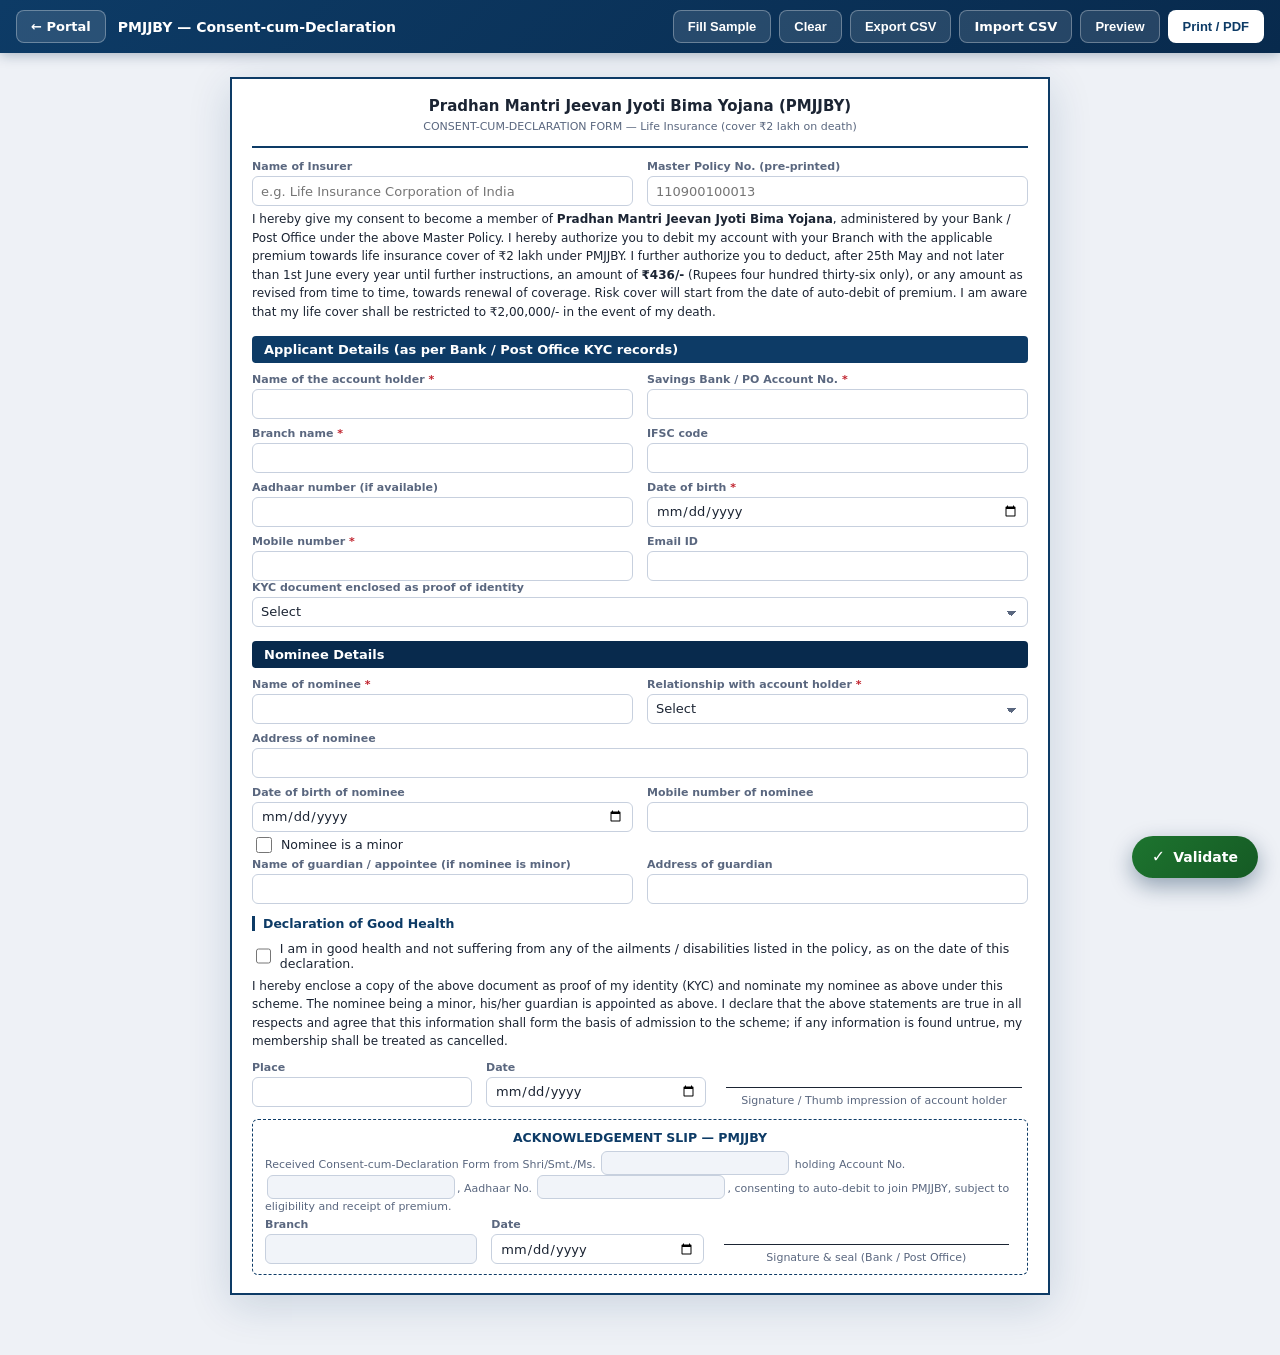
<file: PMJJBY_REG.html>
<!DOCTYPE html>
<html lang="en">
<head>
  <meta charset="UTF-8" />
  <meta name="viewport" content="width=device-width, initial-scale=1.0" />
  <title>PMJJBY — Consent-cum-Declaration Form</title>
  <style>
:root {
  --navy: #0d3b66;
  --navy-dark: #082a4d;
  --line: #c7d0de;
  --line-soft: #e2e7f0;
  --bg: #eef1f6;
  --ink: #1b2433;
  --muted: #5a677f;
  --invalid: #c0212c;
  --green: #1d742f;
  --shadow: 0 10px 40px rgba(13, 59, 102, 0.16);
}

* { box-sizing: border-box; }

body {
  margin: 0;
  font-family: "Segoe UI", Roboto, system-ui, -apple-system, sans-serif;
  color: var(--ink);
  background: var(--bg);
  font-size: 13px;
}

/* ---------- Toolbar ---------- */
.toolbar {
  position: sticky; top: 0; z-index: 50;
  display: flex; align-items: center; gap: 8px; flex-wrap: wrap;
  padding: 10px 16px;
  background: linear-gradient(135deg, var(--navy), var(--navy-dark));
  box-shadow: 0 2px 12px rgba(8, 42, 77, 0.3);
}
.tb-title { color: #fff; font-weight: 700; font-size: 14px; margin-left: 4px; }
.tb-spacer { flex: 1; }
.btn {
  border: 1px solid transparent; border-radius: 8px; padding: 8px 14px;
  font-size: 13px; font-weight: 600; cursor: pointer; text-decoration: none;
  display: inline-flex; align-items: center; transition: background 0.15s, border-color 0.15s;
}
.btn-primary { background: #fff; color: var(--navy); }
.btn-primary:hover { background: #eaf0fb; }
.btn-ghost { background: rgba(255, 255, 255, 0.12); color: #fff; border-color: rgba(255, 255, 255, 0.3); }
.btn-ghost:hover { background: rgba(255, 255, 255, 0.22); }

/* ---------- Page / document ---------- */
.page { max-width: 820px; margin: 24px auto 60px; background: #fff; box-shadow: var(--shadow); }
.doc { border: 2px solid var(--navy); padding: 18px 20px; }

/* ---------- Header ---------- */
.doc-head {
  display: grid; grid-template-columns: auto 1fr auto; gap: 12px; align-items: center;
  border-bottom: 2px solid var(--navy); padding-bottom: 12px; margin-bottom: 12px;
}
.doc-head.simple { grid-template-columns: 1fr; text-align: center; }
.form-no { font-weight: 800; font-size: 16px; color: var(--navy); }
.rule-ref { font-size: 11px; color: var(--muted); margin-top: 2px; }
.head-center { text-align: center; }
.head-center h1 { margin: 0; font-size: 15px; font-weight: 700; line-height: 1.25; }
.head-center p { margin: 4px 0 0; font-size: 11px; color: var(--muted); line-height: 1.3; }
.emblem { width: 54px; height: 54px; object-fit: contain; }

/* ---------- Section bars ---------- */
.part-bar {
  background: var(--navy); color: #fff; font-weight: 700; font-size: 13px;
  padding: 6px 12px; border-radius: 4px; margin: 14px 0 10px;
}
.part-bar.alt { background: var(--navy-dark); }
.part-bar.pagebreak {}

/* ---------- Blocks ---------- */
.block { margin-bottom: 12px; }
.sub-head {
  font-weight: 700; font-size: 12.5px; color: var(--navy);
  border-left: 3px solid var(--navy); padding-left: 8px; margin: 10px 0 8px;
}
.sub-head.tight { margin-top: 6px; }
.note { font-size: 11px; color: var(--muted); margin: 4px 0; line-height: 1.4; }

.grid1 { display: grid; grid-template-columns: 1fr; gap: 8px 14px; }
.grid2 { display: grid; grid-template-columns: repeat(2, 1fr); gap: 8px 14px; }
.grid3 { display: grid; grid-template-columns: repeat(3, 1fr); gap: 8px 14px; }
.span2 { grid-column: span 2; }
.span3 { grid-column: span 3; }

.field { display: flex; flex-direction: column; gap: 3px; }
.field > span { font-size: 11px; color: var(--muted); font-weight: 600; }
.field i { color: var(--invalid); font-style: normal; }

/* ---------- Inputs ---------- */
.cell {
  width: 100%; height: 30px; border: 1px solid var(--line); border-radius: 6px;
  padding: 2px 8px; font-size: 13px; font-family: inherit; color: var(--ink);
  background: #fff; outline: none;
}
textarea.cell { height: auto; min-height: 48px; resize: vertical; padding: 6px 8px; }
.cell:focus { border-color: var(--navy); box-shadow: 0 0 0 2px rgba(13, 59, 102, 0.15); }
.cell.pan, .cell.upper { text-transform: uppercase; letter-spacing: 1px; }
.cell.num { text-align: right; }
.cell.readonly, .cell[readonly] { background: #f1f4f9; color: #38465e; }
.cell.inline { display: inline-block; width: auto; min-width: 150px; height: 24px; margin: 0 2px; vertical-align: baseline; }
.cell.invalid { border-color: var(--invalid); background: #fdecee; }
select.cell {
  appearance: none;
  background-image: linear-gradient(45deg, transparent 50%, var(--muted) 50%), linear-gradient(135deg, var(--muted) 50%, transparent 50%);
  background-position: calc(100% - 16px) 13px, calc(100% - 11px) 13px;
  background-size: 5px 5px, 5px 5px; background-repeat: no-repeat; padding-right: 26px;
}

/* ---------- Checkbox / radio rows ---------- */
.opt-row { display: flex; flex-wrap: wrap; gap: 8px 18px; align-items: center; padding: 2px 0; }
.opt { display: inline-flex; align-items: center; gap: 6px; font-size: 12.5px; }
.opt input { width: 16px; height: 16px; }

/* ---------- Tables ---------- */
.tbl { width: 100%; border-collapse: collapse; margin-bottom: 6px; }
.tbl th, .tbl td { border: 1px solid var(--line); padding: 0; }
.tbl th { background: #eef2f8; font-size: 10.5px; font-weight: 700; color: var(--navy); padding: 5px 6px; text-align: left; line-height: 1.2; }
.tbl td.sl, .tbl td.ralign { padding: 4px 8px; }
.tbl td.sl { text-align: center; font-weight: 600; color: var(--muted); }
.tbl td.ralign { text-align: right; font-weight: 600; font-size: 11.5px; }
.cell.flush { height: 28px; border: none; border-radius: 0; }
.cell.flush:focus { box-shadow: inset 0 0 0 2px rgba(13, 59, 102, 0.25); }
.tbl tfoot td { background: #f6f8fc; }

/* ---------- Declaration / signatures ---------- */
.declaration p { font-size: 12px; line-height: 1.55; margin: 4px 0 10px; }
.sign-grid { display: grid; grid-template-columns: 1fr 1fr 1.4fr; gap: 14px; align-items: end; }
.sign-cell { text-align: center; }
.sign-line { border-top: 1px solid var(--ink); margin: 26px 6px 4px; }
.sign-cell span { font-size: 11px; color: var(--muted); }

/* ---------- Acknowledgement ---------- */
.ack { margin-top: 12px; border: 1px dashed var(--navy); border-radius: 6px; padding: 10px 12px; }
.ack-title { font-weight: 700; color: var(--navy); font-size: 12.5px; margin-bottom: 6px; text-align: center; }

/* ---------- Preview banner + toast ---------- */
.preview-banner {
  position: fixed; top: 64px; left: 50%; transform: translateX(-50%); z-index: 60;
  padding: 8px 16px; border-radius: 8px; font-size: 13px; font-weight: 700; color: #fff;
  box-shadow: 0 4px 14px rgba(0, 0, 0, 0.3);
}
.preview-banner.fit { background: var(--green); }
.preview-banner.over { background: var(--invalid); }
.toast {
  position: fixed; bottom: 24px; left: 50%; transform: translateX(-50%) translateY(20px);
  background: #1b2433; color: #fff; padding: 12px 18px; border-radius: 10px; font-size: 13.5px;
  box-shadow: 0 8px 24px rgba(0, 0, 0, 0.25); opacity: 0; pointer-events: none;
  transition: opacity 0.2s, transform 0.2s; z-index: 100;
}
.toast.show { opacity: 1; transform: translateX(-50%) translateY(0); }

/* ---------- Floating Validate button ---------- */
.fab {
  position: fixed; right: 22px; bottom: 22px; z-index: 90;
  display: inline-flex; align-items: center; gap: 8px;
  border: none; border-radius: 30px; padding: 13px 20px;
  background: linear-gradient(135deg, var(--green), #155a24); color: #fff;
  font-size: 14px; font-weight: 700; font-family: inherit; cursor: pointer;
  box-shadow: 0 8px 22px rgba(8, 42, 77, 0.4);
  transition: transform 0.12s ease, box-shadow 0.12s ease;
}
.fab:hover { transform: translateY(-2px); box-shadow: 0 12px 28px rgba(8, 42, 77, 0.5); }
.fab:active { transform: translateY(0); }
.fab .fab-ic { font-size: 16px; line-height: 1; }
@media (max-width: 480px) {
  .fab { padding: 15px; border-radius: 50%; }
  .fab .fab-tx { display: none; }
}

/* ---------- On-screen preview framing ---------- */
body.preview-mode { background: #3a3f44; }
body.preview-mode .page { width: 210mm; max-width: none; margin: 84px auto 48px; }

/* ---------- Print ---------- */
@media print {
  @page { size: A4 portrait; margin: 10mm; }
  html, body { background: #fff; }
  .no-print { display: none !important; }
  .page { max-width: none; width: auto; margin: 0; box-shadow: none; }
  .doc { border-width: 1.5px; padding: 8px 10px; }
  body { font-size: 10.5px; }
  .cell { height: 22px; font-size: 10.5px; }
  .cell.inline { height: 18px; }
  .cell.flush { height: 20px; }
  textarea.cell { min-height: 38px; }
  .head-center h1 { font-size: 13px; }
  .part-bar, .sub-head, .field span, .tbl th, .emblem { -webkit-print-color-adjust: exact; print-color-adjust: exact; }
  .part-bar.pagebreak { page-break-before: always; }
  .block, .tbl, .declaration, .sign-grid, .ack { page-break-inside: avoid; }
  .cell:focus { box-shadow: none !important; }
}

/* ---------- Responsive ---------- */
@media (max-width: 720px) {
  .doc-head { grid-template-columns: 1fr; text-align: left; }
  .grid2, .grid3, .sign-grid { grid-template-columns: 1fr; }
  .span2, .span3 { grid-column: span 1; }
}
  </style>
</head>
<body>
  <div class="toolbar no-print">
    <a class="btn btn-ghost" href="index.html">&larr; Portal</a>
    <span class="tb-title">PMJJBY — Consent-cum-Declaration</span>
    <span class="tb-spacer"></span>
    <button type="button" id="btnSample" class="btn btn-ghost">Fill Sample</button>
    <button type="button" id="btnClear" class="btn btn-ghost">Clear</button>
    <button type="button" id="btnExport" class="btn btn-ghost">Export CSV</button>
    <label class="btn btn-ghost" for="importCsv">Import CSV</label>
    <input id="importCsv" type="file" accept=".csv,text/csv" hidden />
    <button type="button" id="btnPreview" class="btn btn-ghost">Preview</button>
    <button type="button" id="btnPrint" class="btn btn-primary">Print / PDF</button>
  </div>

  <div id="previewBanner" class="preview-banner no-print" hidden></div>

  <div class="page">
    <form id="docForm" class="doc" novalidate>
      <header class="doc-head simple">
        <div class="head-center">
          <h1>Pradhan Mantri Jeevan Jyoti Bima Yojana (PMJJBY)</h1>
          <p>CONSENT-CUM-DECLARATION FORM &mdash; Life Insurance (cover &#8377;2 lakh on death)</p>
        </div>
      </header>

      <div class="grid2">
        <label class="field"><span>Name of Insurer</span><input type="text" id="insurer" class="cell" placeholder="e.g. Life Insurance Corporation of India" /></label>
        <label class="field"><span>Master Policy No. (pre-printed)</span><input type="text" id="masterPolicy" class="cell" placeholder="110900100013" /></label>
      </div>

      <section class="block declaration">
        <p>I hereby give my consent to become a member of <strong>Pradhan Mantri Jeevan Jyoti Bima Yojana</strong>, administered by your Bank / Post Office under the above Master Policy. I hereby authorize you to debit my account with your Branch with the applicable premium towards life insurance cover of &#8377;2 lakh under PMJJBY. I further authorize you to deduct, after 25th May and not later than 1st June every year until further instructions, an amount of <strong>&#8377;436/-</strong> (Rupees four hundred thirty-six only), or any amount as revised from time to time, towards renewal of coverage. Risk cover will start from the date of auto-debit of premium. I am aware that my life cover shall be restricted to &#8377;2,00,000/- in the event of my death.</p>
      </section>

      <div class="part-bar">Applicant Details (as per Bank / Post Office KYC records)</div>
      <section class="block">
        <div class="grid2">
          <label class="field"><span>Name of the account holder <i>*</i></span><input type="text" id="name" class="cell" required /></label>
          <label class="field"><span>Savings Bank / PO Account No. <i>*</i></span><input type="text" id="accountNo" class="cell" required /></label>
          <label class="field"><span>Branch name <i>*</i></span><input type="text" id="branch" class="cell" required /></label>
          <label class="field"><span>IFSC code</span><input type="text" id="ifsc" class="cell upper" maxlength="11" /></label>
          <label class="field"><span>Aadhaar number (if available)</span><input type="text" id="aadhaar" class="cell" maxlength="12" /></label>
          <label class="field"><span>Date of birth <i>*</i></span><input type="date" id="dob" class="cell" required /></label>
          <label class="field"><span>Mobile number <i>*</i></span><input type="tel" id="mobile" class="cell" maxlength="10" required /></label>
          <label class="field"><span>Email ID</span><input type="email" id="email" class="cell" /></label>
        </div>
        <label class="field"><span>KYC document enclosed as proof of identity</span>
          <select id="kyc" class="cell">
            <option value="">Select</option>
            <option>Aadhaar Card</option>
            <option>Electoral Photo Identity Card (EPIC)</option>
            <option>MGNREGA Card</option>
            <option>Driving License</option>
            <option>PAN Card</option>
            <option>Passport</option>
          </select>
        </label>
      </section>

      <div class="part-bar alt">Nominee Details</div>
      <section class="block">
        <div class="grid2">
          <label class="field"><span>Name of nominee <i>*</i></span><input type="text" id="nomName" class="cell" required /></label>
          <label class="field"><span>Relationship with account holder <i>*</i></span>
            <select id="nomRel" class="cell" required>
              <option value="">Select</option>
              <option>Spouse</option><option>Son</option><option>Daughter</option>
              <option>Father</option><option>Mother</option><option>Brother</option>
              <option>Sister</option><option>Other</option>
            </select>
          </label>
          <label class="field span2"><span>Address of nominee</span><input type="text" id="nomAddr" class="cell" /></label>
          <label class="field"><span>Date of birth of nominee</span><input type="date" id="nomDob" class="cell" /></label>
          <label class="field"><span>Mobile number of nominee</span><input type="tel" id="nomMobile" class="cell" maxlength="10" /></label>
        </div>
        <div class="opt-row"><label class="opt"><input type="checkbox" id="nomMinor" /> Nominee is a minor</label></div>
        <div class="grid2">
          <label class="field"><span>Name of guardian / appointee (if nominee is minor)</span><input type="text" id="guardian" class="cell" /></label>
          <label class="field"><span>Address of guardian</span><input type="text" id="guardianAddr" class="cell" /></label>
        </div>
      </section>

      <section class="block declaration">
        <div class="sub-head">Declaration of Good Health</div>
        <div class="opt-row">
          <label class="opt"><input type="checkbox" id="goodHealth" /> I am in good health and not suffering from any of the ailments / disabilities listed in the policy, as on the date of this declaration.</label>
        </div>
        <p>I hereby enclose a copy of the above document as proof of my identity (KYC) and nominate my nominee as above under this scheme. The nominee being a minor, his/her guardian is appointed as above. I declare that the above statements are true in all respects and agree that this information shall form the basis of admission to the scheme; if any information is found untrue, my membership shall be treated as cancelled.</p>
        <div class="sign-grid">
          <label class="field"><span>Place</span><input type="text" id="place" class="cell" /></label>
          <label class="field"><span>Date</span><input type="date" id="date" class="cell" /></label>
          <div class="sign-cell"><div class="sign-line"></div><span>Signature / Thumb impression of account holder</span></div>
        </div>
      </section>

      <div class="ack">
        <div class="ack-title">ACKNOWLEDGEMENT SLIP &mdash; PMJJBY</div>
        <p class="note">Received Consent-cum-Declaration Form from Shri/Smt./Ms.
          <input type="text" class="cell inline" data-mirror="name" readonly />
          holding Account No. <input type="text" class="cell inline" data-mirror="accountNo" readonly />,
          Aadhaar No. <input type="text" class="cell inline" data-mirror="aadhaar" readonly />,
          consenting to auto-debit to join PMJJBY, subject to eligibility and receipt of premium.</p>
        <div class="sign-grid">
          <label class="field"><span>Branch</span><input type="text" class="cell" data-mirror="branch" readonly /></label>
          <label class="field"><span>Date</span><input type="date" id="ackDate" class="cell" /></label>
          <div class="sign-cell"><div class="sign-line"></div><span>Signature &amp; seal (Bank / Post Office)</span></div>
        </div>
      </div>
    </form>
  </div>

  <div id="toast" class="toast no-print" aria-live="polite"></div>
  <script>
    window.FORM_KEY = "pmjjby.v1";
    window.FORM_NAME = "pmjjby";
    window.FORM_SAMPLE = {
      insurer: "Life Insurance Corporation of India", masterPolicy: "110900100013",
      name: "Anita Devi", accountNo: "30419220011", branch: "Imphal Main", ifsc: "SBIN0001234",
      aadhaar: "987612340001", dob: "1990-03-22", mobile: "9856001234", email: "anita.devi@example.com",
      kyc: "Aadhaar Card",
      nomName: "Rohit Singh", nomRel: "Spouse", nomAddr: "MG Avenue, Imphal, Manipur 795001",
      nomDob: "1988-11-02", nomMobile: "9856005678", goodHealth: "1",
      place: "Imphal", date: new Date().toISOString().slice(0, 10)
    };
  </script>
  <script>
(function () {
  "use strict";

  var $ = function (id) { return document.getElementById(id); };
  var form = $("docForm");
  if (!form) return;

  var STORE_KEY = window.FORM_KEY || ("form." + location.pathname);
  var SAMPLE = window.FORM_SAMPLE || null;

  var toastEl = $("toast");
  var toastTimer = null;
  function toast(msg) {
    if (!toastEl) return;
    toastEl.textContent = msg;
    toastEl.classList.add("show");
    clearTimeout(toastTimer);
    toastTimer = setTimeout(function () { toastEl.classList.remove("show"); }, 2600);
  }

  function controls() {
    return Array.prototype.slice
      .call(form.querySelectorAll("input, select, textarea"))
      .filter(function (el) { return el.id && el.type !== "file"; });
  }

  function getVal(el) {
    if (el.type === "checkbox") return el.checked ? "1" : "";
    if (el.type === "radio") {
      var picked = form.querySelector('input[name="' + el.name + '"]:checked');
      return picked ? picked.value : "";
    }
    return el.value;
  }
  function setVal(el, v) {
    if (el.type === "checkbox") { el.checked = v === "1" || v === true || v === "true"; return; }
    if (el.type === "radio") { el.checked = (el.value === v); return; }
    el.value = v == null ? "" : v;
  }

  function collect() {
    var data = {};
    controls().forEach(function (el) {
      if (el.type === "radio") { if (el.checked) data[el.name] = el.value; }
      else data[el.id] = getVal(el);
    });
    return data;
  }
  function apply(data) {
    if (!data) return;
    controls().forEach(function (el) {
      if (el.type === "radio") { if (data[el.name] != null) el.checked = (el.value === data[el.name]); }
      else if (data[el.id] != null) setVal(el, data[el.id]);
    });
    mirror();
  }

  function save() { try { localStorage.setItem(STORE_KEY, JSON.stringify(collect())); } catch (e) {} }
  function load() {
    try { var raw = localStorage.getItem(STORE_KEY); if (raw) apply(JSON.parse(raw)); } catch (e) {}
  }

  var mirrors = Array.prototype.slice.call(document.querySelectorAll("[data-mirror]"));
  function mirror() {
    mirrors.forEach(function (m) {
      var src = $(m.getAttribute("data-mirror"));
      if (!src) return;
      var v = getVal(src);
      if ("value" in m) m.value = v; else m.textContent = v;
    });
  }

  function isPan(v) { return /^[A-Z]{5}[0-9]{4}[A-Z]$/.test(String(v || "").toUpperCase()); }
  function clearInvalid() {
    form.querySelectorAll(".invalid").forEach(function (el) { el.classList.remove("invalid"); });
  }
  function labelFor(el) {
    var f = el.closest(".field");
    var sp = f && f.querySelector("span");
    var t = sp ? sp.textContent : el.id;
    return String(t || el.id).replace(/\*/g, "").trim();
  }
  function formatError(el) {
    var v = String(getVal(el) || "").trim();
    if (!v) return null;
    var id = (el.id || "").toLowerCase();
    var name = (el.name || "").toLowerCase();
    if (el.classList.contains("pan")) return isPan(v) ? null : "enter a valid PAN (e.g. ABCDE1234F)";
    if (el.type === "email") return /^[^\s@]+@[^\s@]+\.[^\s@]+$/.test(v) ? null : "enter a valid email address";
    if (id.indexOf("ifsc") > -1) return /^[A-Z]{4}0[A-Z0-9]{6}$/.test(v.toUpperCase()) ? null : "enter a valid IFSC (e.g. SBIN0001234)";
    if (id.indexOf("aadhaar") > -1) return /^\d{12}$/.test(v) ? null : "Aadhaar must be 12 digits";
    if (id.indexOf("pran") > -1) return /^\d{12}$/.test(v) ? null : "PRAN must be 12 digits";
    if (el.type === "tel" || id.indexOf("mobile") > -1 || name.indexOf("mobile") > -1) return /^[6-9]\d{9}$/.test(v) ? null : "mobile must be 10 digits starting 6\u20139";
    if (id === "pin" || id.indexOf("pincode") > -1) return /^\d{6}$/.test(v) ? null : "PIN code must be 6 digits";
    if (el.type === "date") {
      var d = new Date(v);
      if (isNaN(d.getTime())) return "enter a valid date";
      if (id.indexOf("dob") > -1) {
        var today = new Date(); today.setHours(0, 0, 0, 0);
        if (d > today) return "date of birth cannot be in the future";
      }
    }
    return null;
  }
  function runValidation() {
    clearInvalid();
    var firstBad = null, issues = [];
    controls().forEach(function (el) {
      var v = String(getVal(el)).trim();
      if (el.required && !v) {
        el.classList.add("invalid");
        if (!firstBad) firstBad = el;
        issues.push(labelFor(el) + ": required");
        return;
      }
      var fe = formatError(el);
      if (fe) {
        el.classList.add("invalid");
        if (!firstBad) firstBad = el;
        issues.push(labelFor(el) + ": " + fe);
      }
    });
    return { ok: !firstBad, firstBad: firstBad, issues: issues };
  }
  function focusBad(r) {
    if (!r.firstBad) return;
    r.firstBad.scrollIntoView({ behavior: "smooth", block: "center" });
    try { r.firstBad.focus({ preventScroll: true }); } catch (e) {}
  }
  function validate() {
    var r = runValidation();
    if (!r.ok) {
      focusBad(r);
      toast(r.issues.length + " issue(s) \u2014 " + r.issues[0]);
    }
    return r.ok;
  }
  function validateOnly() {
    var r = runValidation();
    if (r.ok) {
      toast("\u2713 All entries look valid.");
    } else {
      focusBad(r);
      toast("\u26A0 " + r.issues.length + " issue(s) \u2014 fix highlighted fields. First: " + r.issues[0]);
    }
  }

  function fillSample() {
    if (!SAMPLE) { toast("No sample data for this form."); return; }
    apply(SAMPLE);
    save();
    toast("Sample data filled.");
  }
  function clearAll() {
    if (!confirm("Clear all fields? This cannot be undone.")) return;
    controls().forEach(function (el) {
      if (el.type === "checkbox" || el.type === "radio") el.checked = false;
      else el.value = "";
    });
    clearInvalid();
    mirror();
    save();
    toast("Form cleared.");
  }

  function csvEscape(v) {
    v = String(v == null ? "" : v);
    return /[",\n]/.test(v) ? '"' + v.replace(/"/g, '""') + '"' : v;
  }
  function exportCSV() {
    var data = collect();
    var rows = [["field", "value"]];
    Object.keys(data).forEach(function (k) { rows.push([k, data[k]]); });
    var csv = rows.map(function (r) { return r.map(csvEscape).join(","); }).join("\r\n");
    var blob = new Blob([csv], { type: "text/csv;charset=utf-8;" });
    var a = document.createElement("a");
    a.href = URL.createObjectURL(blob);
    a.download = (window.FORM_NAME || "form") + ".csv";
    a.click();
    URL.revokeObjectURL(a.href);
    toast("CSV exported.");
  }
  function parseCSV(text) {
    var rows = [], row = [], cur = "", q = false;
    for (var i = 0; i < text.length; i++) {
      var c = text[i];
      if (q) {
        if (c === '"') { if (text[i + 1] === '"') { cur += '"'; i++; } else q = false; }
        else cur += c;
      } else {
        if (c === '"') q = true;
        else if (c === ",") { row.push(cur); cur = ""; }
        else if (c === "\n") { row.push(cur); rows.push(row); row = []; cur = ""; }
        else if (c !== "\r") cur += c;
      }
    }
    if (cur !== "" || row.length) { row.push(cur); rows.push(row); }
    return rows;
  }
  function importCSV(file) {
    var reader = new FileReader();
    reader.onload = function () {
      try {
        var rows = parseCSV(String(reader.result));
        var data = {};
        rows.slice(1).forEach(function (r) { if (r[0]) data[r[0]] = r[1] != null ? r[1] : ""; });
        apply(data);
        save();
        toast("CSV imported.");
      } catch (e) { toast("Could not read CSV file."); }
    };
    reader.readAsText(file);
  }

  function measureFit() {
    var MM = 3.7795275591;
    var doc = document.querySelector(".doc");
    var docMM = (doc ? doc.getBoundingClientRect().height : 0) / MM;
    var pages = document.querySelectorAll(".part-bar.pagebreak").length + 1;
    var availMM = (297 - 20) * pages;
    var banner = $("previewBanner");
    if (!banner) return;
    banner.hidden = false;
    if (docMM > availMM + 1) {
      banner.className = "preview-banner no-print over";
      banner.textContent = "\u26A0 Content is long (~" + Math.round(docMM) + "mm) \u2014 it may exceed " + pages + " page(s).";
    } else {
      banner.className = "preview-banner no-print fit";
      banner.textContent = "\u2713 Print layout ready (\u2248 " + pages + " A4 page" + (pages > 1 ? "s" : "") + ").";
    }
  }
  function setPreview(on) {
    document.body.classList.toggle("preview-mode", on);
    var btn = $("btnPreview");
    if (btn) btn.textContent = on ? "Exit Preview" : "Preview";
    if (on) requestAnimationFrame(measureFit);
    else { var b = $("previewBanner"); if (b) b.hidden = true; }
  }

  function onInput(e) {
    var t = e.target;
    if (t && t.classList && t.classList.contains("invalid")) t.classList.remove("invalid");
    mirror();
    save();
  }

  document.addEventListener("DOMContentLoaded", function () {
    load();
    mirror();
    form.addEventListener("input", onInput);
    form.addEventListener("change", onInput);

    var bind = function (id, fn, evt) { var el = $(id); if (el) el.addEventListener(evt || "click", fn); };
    bind("btnSample", fillSample);
    bind("btnClear", clearAll);
    bind("btnExport", exportCSV);
    bind("importCsv", function (e) {
      if (e.target.files && e.target.files[0]) importCSV(e.target.files[0]);
      e.target.value = "";
    }, "change");
    bind("btnPreview", function () { setPreview(!document.body.classList.contains("preview-mode")); });
    bind("btnPrint", function () { if (validate()) window.print(); });

    if (!$("fabValidate")) {
      var fab = document.createElement("button");
      fab.type = "button";
      fab.id = "fabValidate";
      fab.className = "fab no-print";
      fab.title = "Validate the details you entered";
      fab.innerHTML = '<span class="fab-ic">\u2713</span><span class="fab-tx">Validate</span>';
      fab.addEventListener("click", validateOnly);
      document.body.appendChild(fab);
    }
  });
})();
  </script>
</body>
</html>
</file>
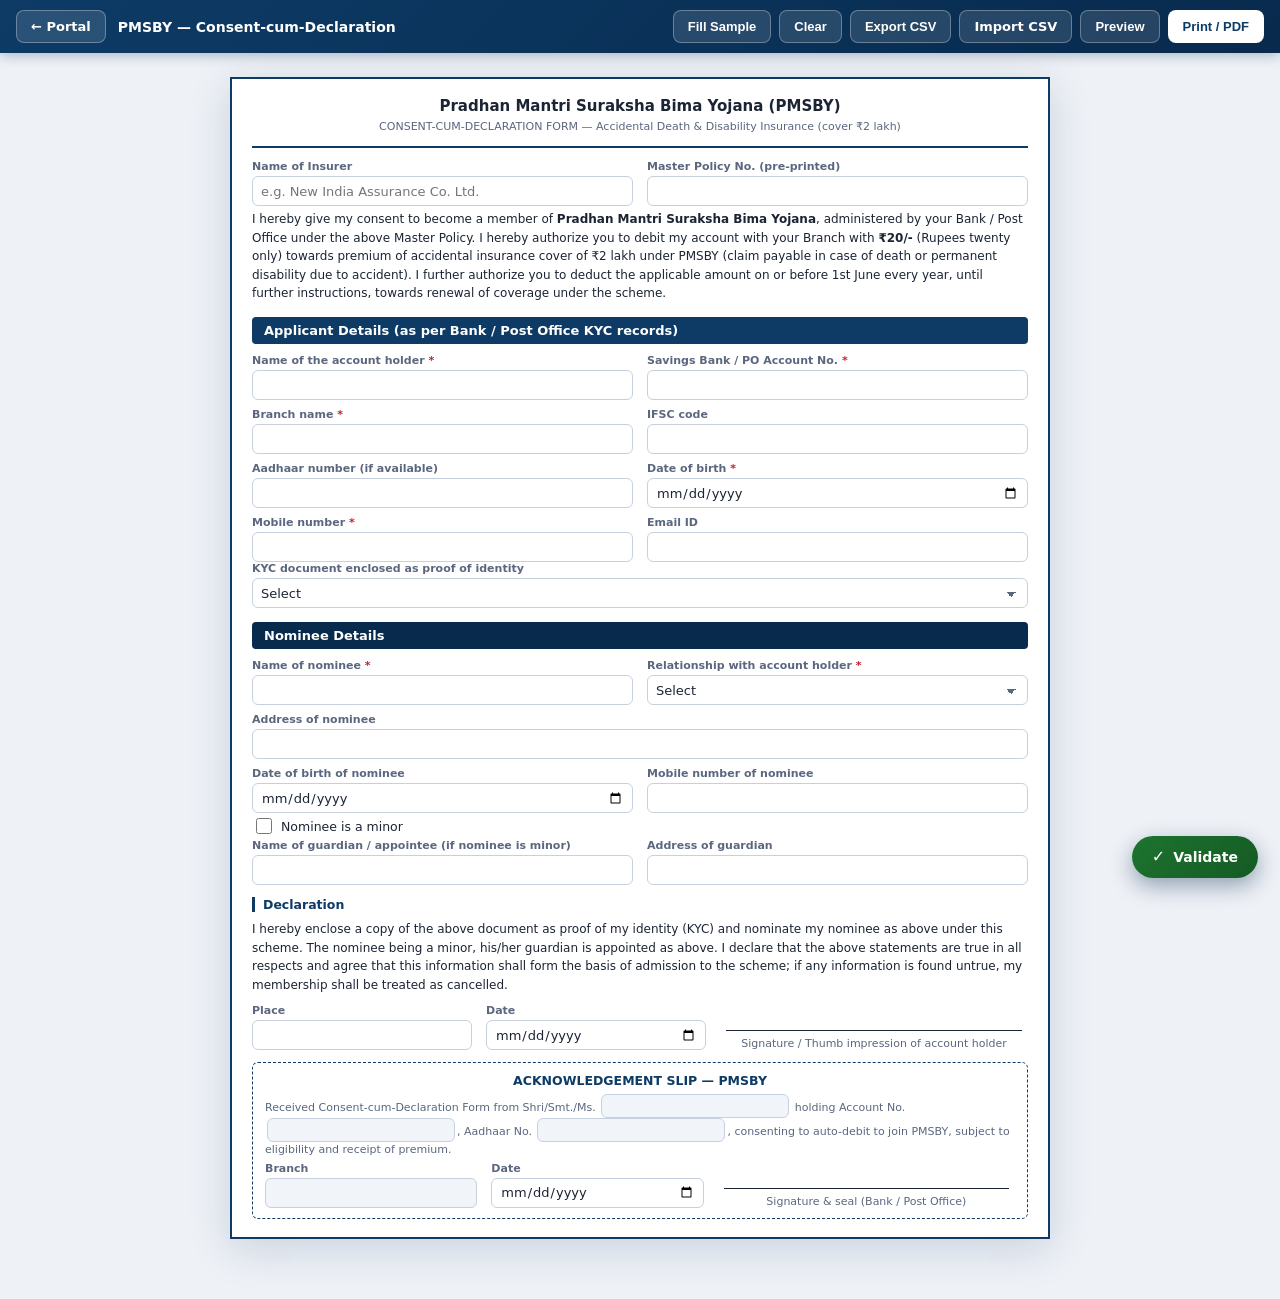
<file: PMSBY_REG.html>
<!DOCTYPE html>
<html lang="en">
<head>
  <meta charset="UTF-8" />
  <meta name="viewport" content="width=device-width, initial-scale=1.0" />
  <title>PMSBY — Consent-cum-Declaration Form</title>
  <style>
:root {
  --navy: #0d3b66;
  --navy-dark: #082a4d;
  --line: #c7d0de;
  --line-soft: #e2e7f0;
  --bg: #eef1f6;
  --ink: #1b2433;
  --muted: #5a677f;
  --invalid: #c0212c;
  --green: #1d742f;
  --shadow: 0 10px 40px rgba(13, 59, 102, 0.16);
}

* { box-sizing: border-box; }

body {
  margin: 0;
  font-family: "Segoe UI", Roboto, system-ui, -apple-system, sans-serif;
  color: var(--ink);
  background: var(--bg);
  font-size: 13px;
}

/* ---------- Toolbar ---------- */
.toolbar {
  position: sticky; top: 0; z-index: 50;
  display: flex; align-items: center; gap: 8px; flex-wrap: wrap;
  padding: 10px 16px;
  background: linear-gradient(135deg, var(--navy), var(--navy-dark));
  box-shadow: 0 2px 12px rgba(8, 42, 77, 0.3);
}
.tb-title { color: #fff; font-weight: 700; font-size: 14px; margin-left: 4px; }
.tb-spacer { flex: 1; }
.btn {
  border: 1px solid transparent; border-radius: 8px; padding: 8px 14px;
  font-size: 13px; font-weight: 600; cursor: pointer; text-decoration: none;
  display: inline-flex; align-items: center; transition: background 0.15s, border-color 0.15s;
}
.btn-primary { background: #fff; color: var(--navy); }
.btn-primary:hover { background: #eaf0fb; }
.btn-ghost { background: rgba(255, 255, 255, 0.12); color: #fff; border-color: rgba(255, 255, 255, 0.3); }
.btn-ghost:hover { background: rgba(255, 255, 255, 0.22); }

/* ---------- Page / document ---------- */
.page { max-width: 820px; margin: 24px auto 60px; background: #fff; box-shadow: var(--shadow); }
.doc { border: 2px solid var(--navy); padding: 18px 20px; }

/* ---------- Header ---------- */
.doc-head {
  display: grid; grid-template-columns: auto 1fr auto; gap: 12px; align-items: center;
  border-bottom: 2px solid var(--navy); padding-bottom: 12px; margin-bottom: 12px;
}
.doc-head.simple { grid-template-columns: 1fr; text-align: center; }
.form-no { font-weight: 800; font-size: 16px; color: var(--navy); }
.rule-ref { font-size: 11px; color: var(--muted); margin-top: 2px; }
.head-center { text-align: center; }
.head-center h1 { margin: 0; font-size: 15px; font-weight: 700; line-height: 1.25; }
.head-center p { margin: 4px 0 0; font-size: 11px; color: var(--muted); line-height: 1.3; }
.emblem { width: 54px; height: 54px; object-fit: contain; }

/* ---------- Section bars ---------- */
.part-bar {
  background: var(--navy); color: #fff; font-weight: 700; font-size: 13px;
  padding: 6px 12px; border-radius: 4px; margin: 14px 0 10px;
}
.part-bar.alt { background: var(--navy-dark); }
.part-bar.pagebreak {}

/* ---------- Blocks ---------- */
.block { margin-bottom: 12px; }
.sub-head {
  font-weight: 700; font-size: 12.5px; color: var(--navy);
  border-left: 3px solid var(--navy); padding-left: 8px; margin: 10px 0 8px;
}
.sub-head.tight { margin-top: 6px; }
.note { font-size: 11px; color: var(--muted); margin: 4px 0; line-height: 1.4; }

.grid1 { display: grid; grid-template-columns: 1fr; gap: 8px 14px; }
.grid2 { display: grid; grid-template-columns: repeat(2, 1fr); gap: 8px 14px; }
.grid3 { display: grid; grid-template-columns: repeat(3, 1fr); gap: 8px 14px; }
.span2 { grid-column: span 2; }
.span3 { grid-column: span 3; }

.field { display: flex; flex-direction: column; gap: 3px; }
.field > span { font-size: 11px; color: var(--muted); font-weight: 600; }
.field i { color: var(--invalid); font-style: normal; }

/* ---------- Inputs ---------- */
.cell {
  width: 100%; height: 30px; border: 1px solid var(--line); border-radius: 6px;
  padding: 2px 8px; font-size: 13px; font-family: inherit; color: var(--ink);
  background: #fff; outline: none;
}
textarea.cell { height: auto; min-height: 48px; resize: vertical; padding: 6px 8px; }
.cell:focus { border-color: var(--navy); box-shadow: 0 0 0 2px rgba(13, 59, 102, 0.15); }
.cell.pan, .cell.upper { text-transform: uppercase; letter-spacing: 1px; }
.cell.num { text-align: right; }
.cell.readonly, .cell[readonly] { background: #f1f4f9; color: #38465e; }
.cell.inline { display: inline-block; width: auto; min-width: 150px; height: 24px; margin: 0 2px; vertical-align: baseline; }
.cell.invalid { border-color: var(--invalid); background: #fdecee; }
select.cell {
  appearance: none;
  background-image: linear-gradient(45deg, transparent 50%, var(--muted) 50%), linear-gradient(135deg, var(--muted) 50%, transparent 50%);
  background-position: calc(100% - 16px) 13px, calc(100% - 11px) 13px;
  background-size: 5px 5px, 5px 5px; background-repeat: no-repeat; padding-right: 26px;
}

/* ---------- Checkbox / radio rows ---------- */
.opt-row { display: flex; flex-wrap: wrap; gap: 8px 18px; align-items: center; padding: 2px 0; }
.opt { display: inline-flex; align-items: center; gap: 6px; font-size: 12.5px; }
.opt input { width: 16px; height: 16px; }

/* ---------- Tables ---------- */
.tbl { width: 100%; border-collapse: collapse; margin-bottom: 6px; }
.tbl th, .tbl td { border: 1px solid var(--line); padding: 0; }
.tbl th { background: #eef2f8; font-size: 10.5px; font-weight: 700; color: var(--navy); padding: 5px 6px; text-align: left; line-height: 1.2; }
.tbl td.sl, .tbl td.ralign { padding: 4px 8px; }
.tbl td.sl { text-align: center; font-weight: 600; color: var(--muted); }
.tbl td.ralign { text-align: right; font-weight: 600; font-size: 11.5px; }
.cell.flush { height: 28px; border: none; border-radius: 0; }
.cell.flush:focus { box-shadow: inset 0 0 0 2px rgba(13, 59, 102, 0.25); }
.tbl tfoot td { background: #f6f8fc; }

/* ---------- Declaration / signatures ---------- */
.declaration p { font-size: 12px; line-height: 1.55; margin: 4px 0 10px; }
.sign-grid { display: grid; grid-template-columns: 1fr 1fr 1.4fr; gap: 14px; align-items: end; }
.sign-cell { text-align: center; }
.sign-line { border-top: 1px solid var(--ink); margin: 26px 6px 4px; }
.sign-cell span { font-size: 11px; color: var(--muted); }

/* ---------- Acknowledgement ---------- */
.ack { margin-top: 12px; border: 1px dashed var(--navy); border-radius: 6px; padding: 10px 12px; }
.ack-title { font-weight: 700; color: var(--navy); font-size: 12.5px; margin-bottom: 6px; text-align: center; }

/* ---------- Preview banner + toast ---------- */
.preview-banner {
  position: fixed; top: 64px; left: 50%; transform: translateX(-50%); z-index: 60;
  padding: 8px 16px; border-radius: 8px; font-size: 13px; font-weight: 700; color: #fff;
  box-shadow: 0 4px 14px rgba(0, 0, 0, 0.3);
}
.preview-banner.fit { background: var(--green); }
.preview-banner.over { background: var(--invalid); }
.toast {
  position: fixed; bottom: 24px; left: 50%; transform: translateX(-50%) translateY(20px);
  background: #1b2433; color: #fff; padding: 12px 18px; border-radius: 10px; font-size: 13.5px;
  box-shadow: 0 8px 24px rgba(0, 0, 0, 0.25); opacity: 0; pointer-events: none;
  transition: opacity 0.2s, transform 0.2s; z-index: 100;
}
.toast.show { opacity: 1; transform: translateX(-50%) translateY(0); }

/* ---------- Floating Validate button ---------- */
.fab {
  position: fixed; right: 22px; bottom: 22px; z-index: 90;
  display: inline-flex; align-items: center; gap: 8px;
  border: none; border-radius: 30px; padding: 13px 20px;
  background: linear-gradient(135deg, var(--green), #155a24); color: #fff;
  font-size: 14px; font-weight: 700; font-family: inherit; cursor: pointer;
  box-shadow: 0 8px 22px rgba(8, 42, 77, 0.4);
  transition: transform 0.12s ease, box-shadow 0.12s ease;
}
.fab:hover { transform: translateY(-2px); box-shadow: 0 12px 28px rgba(8, 42, 77, 0.5); }
.fab:active { transform: translateY(0); }
.fab .fab-ic { font-size: 16px; line-height: 1; }
@media (max-width: 480px) {
  .fab { padding: 15px; border-radius: 50%; }
  .fab .fab-tx { display: none; }
}

/* ---------- On-screen preview framing ---------- */
body.preview-mode { background: #3a3f44; }
body.preview-mode .page { width: 210mm; max-width: none; margin: 84px auto 48px; }

/* ---------- Print ---------- */
@media print {
  @page { size: A4 portrait; margin: 10mm; }
  html, body { background: #fff; }
  .no-print { display: none !important; }
  .page { max-width: none; width: auto; margin: 0; box-shadow: none; }
  .doc { border-width: 1.5px; padding: 8px 10px; }
  body { font-size: 10.5px; }
  .cell { height: 22px; font-size: 10.5px; }
  .cell.inline { height: 18px; }
  .cell.flush { height: 20px; }
  textarea.cell { min-height: 38px; }
  .head-center h1 { font-size: 13px; }
  .part-bar, .sub-head, .field span, .tbl th, .emblem { -webkit-print-color-adjust: exact; print-color-adjust: exact; }
  .part-bar.pagebreak { page-break-before: always; }
  .block, .tbl, .declaration, .sign-grid, .ack { page-break-inside: avoid; }
  .cell:focus { box-shadow: none !important; }
}

/* ---------- Responsive ---------- */
@media (max-width: 720px) {
  .doc-head { grid-template-columns: 1fr; text-align: left; }
  .grid2, .grid3, .sign-grid { grid-template-columns: 1fr; }
  .span2, .span3 { grid-column: span 1; }
}
  </style>
</head>
<body>
  <div class="toolbar no-print">
    <a class="btn btn-ghost" href="index.html">&larr; Portal</a>
    <span class="tb-title">PMSBY — Consent-cum-Declaration</span>
    <span class="tb-spacer"></span>
    <button type="button" id="btnSample" class="btn btn-ghost">Fill Sample</button>
    <button type="button" id="btnClear" class="btn btn-ghost">Clear</button>
    <button type="button" id="btnExport" class="btn btn-ghost">Export CSV</button>
    <label class="btn btn-ghost" for="importCsv">Import CSV</label>
    <input id="importCsv" type="file" accept=".csv,text/csv" hidden />
    <button type="button" id="btnPreview" class="btn btn-ghost">Preview</button>
    <button type="button" id="btnPrint" class="btn btn-primary">Print / PDF</button>
  </div>

  <div id="previewBanner" class="preview-banner no-print" hidden></div>

  <div class="page">
    <form id="docForm" class="doc" novalidate>
      <header class="doc-head simple">
        <div class="head-center">
          <h1>Pradhan Mantri Suraksha Bima Yojana (PMSBY)</h1>
          <p>CONSENT-CUM-DECLARATION FORM &mdash; Accidental Death &amp; Disability Insurance (cover &#8377;2 lakh)</p>
        </div>
      </header>

      <div class="grid2">
        <label class="field"><span>Name of Insurer</span><input type="text" id="insurer" class="cell" placeholder="e.g. New India Assurance Co. Ltd." /></label>
        <label class="field"><span>Master Policy No. (pre-printed)</span><input type="text" id="masterPolicy" class="cell" /></label>
      </div>

      <section class="block declaration">
        <p>I hereby give my consent to become a member of <strong>Pradhan Mantri Suraksha Bima Yojana</strong>, administered by your Bank / Post Office under the above Master Policy. I hereby authorize you to debit my account with your Branch with <strong>&#8377;20/-</strong> (Rupees twenty only) towards premium of accidental insurance cover of &#8377;2 lakh under PMSBY (claim payable in case of death or permanent disability due to accident). I further authorize you to deduct the applicable amount on or before 1st June every year, until further instructions, towards renewal of coverage under the scheme.</p>
      </section>

      <div class="part-bar">Applicant Details (as per Bank / Post Office KYC records)</div>
      <section class="block">
        <div class="grid2">
          <label class="field"><span>Name of the account holder <i>*</i></span><input type="text" id="name" class="cell" required /></label>
          <label class="field"><span>Savings Bank / PO Account No. <i>*</i></span><input type="text" id="accountNo" class="cell" required /></label>
          <label class="field"><span>Branch name <i>*</i></span><input type="text" id="branch" class="cell" required /></label>
          <label class="field"><span>IFSC code</span><input type="text" id="ifsc" class="cell upper" maxlength="11" /></label>
          <label class="field"><span>Aadhaar number (if available)</span><input type="text" id="aadhaar" class="cell" maxlength="12" /></label>
          <label class="field"><span>Date of birth <i>*</i></span><input type="date" id="dob" class="cell" required /></label>
          <label class="field"><span>Mobile number <i>*</i></span><input type="tel" id="mobile" class="cell" maxlength="10" required /></label>
          <label class="field"><span>Email ID</span><input type="email" id="email" class="cell" /></label>
        </div>
        <label class="field"><span>KYC document enclosed as proof of identity</span>
          <select id="kyc" class="cell">
            <option value="">Select</option>
            <option>Aadhaar Card</option>
            <option>Electoral Photo Identity Card (EPIC)</option>
            <option>MGNREGA Card</option>
            <option>Driving License</option>
            <option>PAN Card</option>
            <option>Passport</option>
          </select>
        </label>
      </section>

      <div class="part-bar alt">Nominee Details</div>
      <section class="block">
        <div class="grid2">
          <label class="field"><span>Name of nominee <i>*</i></span><input type="text" id="nomName" class="cell" required /></label>
          <label class="field"><span>Relationship with account holder <i>*</i></span>
            <select id="nomRel" class="cell" required>
              <option value="">Select</option>
              <option>Spouse</option><option>Son</option><option>Daughter</option>
              <option>Father</option><option>Mother</option><option>Brother</option>
              <option>Sister</option><option>Other</option>
            </select>
          </label>
          <label class="field span2"><span>Address of nominee</span><input type="text" id="nomAddr" class="cell" /></label>
          <label class="field"><span>Date of birth of nominee</span><input type="date" id="nomDob" class="cell" /></label>
          <label class="field"><span>Mobile number of nominee</span><input type="tel" id="nomMobile" class="cell" maxlength="10" /></label>
        </div>
        <div class="opt-row"><label class="opt"><input type="checkbox" id="nomMinor" /> Nominee is a minor</label></div>
        <div class="grid2">
          <label class="field"><span>Name of guardian / appointee (if nominee is minor)</span><input type="text" id="guardian" class="cell" /></label>
          <label class="field"><span>Address of guardian</span><input type="text" id="guardianAddr" class="cell" /></label>
        </div>
      </section>

      <section class="block declaration">
        <div class="sub-head">Declaration</div>
        <p>I hereby enclose a copy of the above document as proof of my identity (KYC) and nominate my nominee as above under this scheme. The nominee being a minor, his/her guardian is appointed as above. I declare that the above statements are true in all respects and agree that this information shall form the basis of admission to the scheme; if any information is found untrue, my membership shall be treated as cancelled.</p>
        <div class="sign-grid">
          <label class="field"><span>Place</span><input type="text" id="place" class="cell" /></label>
          <label class="field"><span>Date</span><input type="date" id="date" class="cell" /></label>
          <div class="sign-cell"><div class="sign-line"></div><span>Signature / Thumb impression of account holder</span></div>
        </div>
      </section>

      <div class="ack">
        <div class="ack-title">ACKNOWLEDGEMENT SLIP &mdash; PMSBY</div>
        <p class="note">Received Consent-cum-Declaration Form from Shri/Smt./Ms.
          <input type="text" class="cell inline" data-mirror="name" readonly />
          holding Account No. <input type="text" class="cell inline" data-mirror="accountNo" readonly />,
          Aadhaar No. <input type="text" class="cell inline" data-mirror="aadhaar" readonly />,
          consenting to auto-debit to join PMSBY, subject to eligibility and receipt of premium.</p>
        <div class="sign-grid">
          <label class="field"><span>Branch</span><input type="text" class="cell" data-mirror="branch" readonly /></label>
          <label class="field"><span>Date</span><input type="date" id="ackDate" class="cell" /></label>
          <div class="sign-cell"><div class="sign-line"></div><span>Signature &amp; seal (Bank / Post Office)</span></div>
        </div>
      </div>
    </form>
  </div>

  <div id="toast" class="toast no-print" aria-live="polite"></div>
  <script>
    window.FORM_KEY = "pmsby.v1";
    window.FORM_NAME = "pmsby";
    window.FORM_SAMPLE = {
      insurer: "The New India Assurance Co. Ltd.", masterPolicy: "1234500/42/2026/0001",
      name: "Anita Devi", accountNo: "30419220011", branch: "Imphal Main", ifsc: "SBIN0001234",
      aadhaar: "987612340001", dob: "1990-03-22", mobile: "9856001234", email: "anita.devi@example.com",
      kyc: "Aadhaar Card",
      nomName: "Rohit Singh", nomRel: "Spouse", nomAddr: "MG Avenue, Imphal, Manipur 795001",
      nomDob: "1988-11-02", nomMobile: "9856005678",
      place: "Imphal", date: new Date().toISOString().slice(0, 10)
    };
  </script>
  <script>
(function () {
  "use strict";

  var $ = function (id) { return document.getElementById(id); };
  var form = $("docForm");
  if (!form) return;

  var STORE_KEY = window.FORM_KEY || ("form." + location.pathname);
  var SAMPLE = window.FORM_SAMPLE || null;

  /* ---------- Toast ---------- */
  var toastEl = $("toast");
  var toastTimer = null;
  function toast(msg) {
    if (!toastEl) return;
    toastEl.textContent = msg;
    toastEl.classList.add("show");
    clearTimeout(toastTimer);
    toastTimer = setTimeout(function () { toastEl.classList.remove("show"); }, 2600);
  }

  /* ---------- Field discovery ---------- */
  function controls() {
    return Array.prototype.slice
      .call(form.querySelectorAll("input, select, textarea"))
      .filter(function (el) { return el.id && el.type !== "file"; });
  }

  function getVal(el) {
    if (el.type === "checkbox") return el.checked ? "1" : "";
    if (el.type === "radio") {
      var picked = form.querySelector('input[name="' + el.name + '"]:checked');
      return picked ? picked.value : "";
    }
    return el.value;
  }
  function setVal(el, v) {
    if (el.type === "checkbox") { el.checked = v === "1" || v === true || v === "true"; return; }
    if (el.type === "radio") { el.checked = (el.value === v); return; }
    el.value = v == null ? "" : v;
  }

  /* ---------- Collect / apply ---------- */
  function collect() {
    var data = {};
    controls().forEach(function (el) {
      if (el.type === "radio") { if (el.checked) data[el.name] = el.value; }
      else data[el.id] = getVal(el);
    });
    return data;
  }
  function apply(data) {
    if (!data) return;
    controls().forEach(function (el) {
      if (el.type === "radio") { if (data[el.name] != null) el.checked = (el.value === data[el.name]); }
      else if (data[el.id] != null) setVal(el, data[el.id]);
    });
    mirror();
  }

  /* ---------- Persistence ---------- */
  function save() { try { localStorage.setItem(STORE_KEY, JSON.stringify(collect())); } catch (e) {} }
  function load() {
    try { var raw = localStorage.getItem(STORE_KEY); if (raw) apply(JSON.parse(raw)); } catch (e) {}
  }

  /* ---------- Mirrors (type once, fill everywhere) ---------- */
  var mirrors = Array.prototype.slice.call(document.querySelectorAll("[data-mirror]"));
  function mirror() {
    mirrors.forEach(function (m) {
      var src = $(m.getAttribute("data-mirror"));
      if (!src) return;
      var v = getVal(src);
      if ("value" in m) m.value = v; else m.textContent = v;
    });
  }

  /* ---------- Validation ---------- */
  function isPan(v) { return /^[A-Z]{5}[0-9]{4}[A-Z]$/.test(String(v || "").toUpperCase()); }
  function clearInvalid() {
    form.querySelectorAll(".invalid").forEach(function (el) { el.classList.remove("invalid"); });
  }
  function labelFor(el) {
    var f = el.closest(".field");
    var sp = f && f.querySelector("span");
    var t = sp ? sp.textContent : el.id;
    return String(t || el.id).replace(/\*/g, "").trim();
  }
  function formatError(el) {
    var v = String(getVal(el) || "").trim();
    if (!v) return null;
    var id = (el.id || "").toLowerCase();
    var name = (el.name || "").toLowerCase();
    if (el.classList.contains("pan")) return isPan(v) ? null : "enter a valid PAN (e.g. ABCDE1234F)";
    if (el.type === "email") return /^[^\s@]+@[^\s@]+\.[^\s@]+$/.test(v) ? null : "enter a valid email address";
    if (id.indexOf("ifsc") > -1) return /^[A-Z]{4}0[A-Z0-9]{6}$/.test(v.toUpperCase()) ? null : "enter a valid IFSC (e.g. SBIN0001234)";
    if (id.indexOf("aadhaar") > -1) return /^\d{12}$/.test(v) ? null : "Aadhaar must be 12 digits";
    if (id.indexOf("pran") > -1) return /^\d{12}$/.test(v) ? null : "PRAN must be 12 digits";
    if (el.type === "tel" || id.indexOf("mobile") > -1 || name.indexOf("mobile") > -1) return /^[6-9]\d{9}$/.test(v) ? null : "mobile must be 10 digits starting 6\u20139";
    if (id === "pin" || id.indexOf("pincode") > -1) return /^\d{6}$/.test(v) ? null : "PIN code must be 6 digits";
    if (el.type === "date") {
      var d = new Date(v);
      if (isNaN(d.getTime())) return "enter a valid date";
      if (id.indexOf("dob") > -1) {
        var today = new Date(); today.setHours(0, 0, 0, 0);
        if (d > today) return "date of birth cannot be in the future";
      }
    }
    return null;
  }
  function runValidation() {
    clearInvalid();
    var firstBad = null, issues = [];
    controls().forEach(function (el) {
      var v = String(getVal(el)).trim();
      if (el.required && !v) {
        el.classList.add("invalid");
        if (!firstBad) firstBad = el;
        issues.push(labelFor(el) + ": required");
        return;
      }
      var fe = formatError(el);
      if (fe) {
        el.classList.add("invalid");
        if (!firstBad) firstBad = el;
        issues.push(labelFor(el) + ": " + fe);
      }
    });
    return { ok: !firstBad, firstBad: firstBad, issues: issues };
  }
  function focusBad(r) {
    if (!r.firstBad) return;
    r.firstBad.scrollIntoView({ behavior: "smooth", block: "center" });
    try { r.firstBad.focus({ preventScroll: true }); } catch (e) {}
  }
  function validate() {
    var r = runValidation();
    if (!r.ok) {
      focusBad(r);
      toast(r.issues.length + " issue(s) \u2014 " + r.issues[0]);
    }
    return r.ok;
  }
  function validateOnly() {
    var r = runValidation();
    if (r.ok) {
      toast("\u2713 All entries look valid.");
    } else {
      focusBad(r);
      toast("\u26A0 " + r.issues.length + " issue(s) \u2014 fix highlighted fields. First: " + r.issues[0]);
    }
  }

  /* ---------- Sample / clear ---------- */
  function fillSample() {
    if (!SAMPLE) { toast("No sample data for this form."); return; }
    apply(SAMPLE);
    save();
    toast("Sample data filled.");
  }
  function clearAll() {
    if (!confirm("Clear all fields? This cannot be undone.")) return;
    controls().forEach(function (el) {
      if (el.type === "checkbox" || el.type === "radio") el.checked = false;
      else el.value = "";
    });
    clearInvalid();
    mirror();
    save();
    toast("Form cleared.");
  }

  /* ---------- CSV ---------- */
  function csvEscape(v) {
    v = String(v == null ? "" : v);
    return /[",\n]/.test(v) ? '"' + v.replace(/"/g, '""') + '"' : v;
  }
  function exportCSV() {
    var data = collect();
    var rows = [["field", "value"]];
    Object.keys(data).forEach(function (k) { rows.push([k, data[k]]); });
    var csv = rows.map(function (r) { return r.map(csvEscape).join(","); }).join("\r\n");
    var blob = new Blob([csv], { type: "text/csv;charset=utf-8;" });
    var a = document.createElement("a");
    a.href = URL.createObjectURL(blob);
    a.download = (window.FORM_NAME || "form") + ".csv";
    a.click();
    URL.revokeObjectURL(a.href);
    toast("CSV exported.");
  }
  function parseCSV(text) {
    var rows = [], row = [], cur = "", q = false;
    for (var i = 0; i < text.length; i++) {
      var c = text[i];
      if (q) {
        if (c === '"') { if (text[i + 1] === '"') { cur += '"'; i++; } else q = false; }
        else cur += c;
      } else {
        if (c === '"') q = true;
        else if (c === ",") { row.push(cur); cur = ""; }
        else if (c === "\n") { row.push(cur); rows.push(row); row = []; cur = ""; }
        else if (c !== "\r") cur += c;
      }
    }
    if (cur !== "" || row.length) { row.push(cur); rows.push(row); }
    return rows;
  }
  function importCSV(file) {
    var reader = new FileReader();
    reader.onload = function () {
      try {
        var rows = parseCSV(String(reader.result));
        var data = {};
        rows.slice(1).forEach(function (r) { if (r[0]) data[r[0]] = r[1] != null ? r[1] : ""; });
        apply(data);
        save();
        toast("CSV imported.");
      } catch (e) { toast("Could not read CSV file."); }
    };
    reader.readAsText(file);
  }

  /* ---------- Preview ---------- */
  function measureFit() {
    var MM = 3.7795275591;
    var doc = document.querySelector(".doc");
    var docMM = (doc ? doc.getBoundingClientRect().height : 0) / MM;
    var pages = document.querySelectorAll(".part-bar.pagebreak").length + 1;
    var availMM = (297 - 20) * pages;
    var banner = $("previewBanner");
    if (!banner) return;
    banner.hidden = false;
    if (docMM > availMM + 1) {
      banner.className = "preview-banner no-print over";
      banner.textContent = "\u26A0 Content is long (~" + Math.round(docMM) + "mm) \u2014 it may exceed " + pages + " page(s).";
    } else {
      banner.className = "preview-banner no-print fit";
      banner.textContent = "\u2713 Print layout ready (\u2248 " + pages + " A4 page" + (pages > 1 ? "s" : "") + ").";
    }
  }
  function setPreview(on) {
    document.body.classList.toggle("preview-mode", on);
    var btn = $("btnPreview");
    if (btn) btn.textContent = on ? "Exit Preview" : "Preview";
    if (on) requestAnimationFrame(measureFit);
    else { var b = $("previewBanner"); if (b) b.hidden = true; }
  }

  /* ---------- Wire up ---------- */
  function onInput(e) {
    var t = e.target;
    if (t && t.classList && t.classList.contains("invalid")) t.classList.remove("invalid");
    mirror();
    save();
  }

  document.addEventListener("DOMContentLoaded", function () {
    load();
    mirror();
    form.addEventListener("input", onInput);
    form.addEventListener("change", onInput);

    var bind = function (id, fn, evt) { var el = $(id); if (el) el.addEventListener(evt || "click", fn); };
    bind("btnSample", fillSample);
    bind("btnClear", clearAll);
    bind("btnExport", exportCSV);
    bind("importCsv", function (e) {
      if (e.target.files && e.target.files[0]) importCSV(e.target.files[0]);
      e.target.value = "";
    }, "change");
    bind("btnPreview", function () { setPreview(!document.body.classList.contains("preview-mode")); });
    bind("btnPrint", function () { if (validate()) window.print(); });

    if (!$("fabValidate")) {
      var fab = document.createElement("button");
      fab.type = "button";
      fab.id = "fabValidate";
      fab.className = "fab no-print";
      fab.title = "Validate the details you entered";
      fab.innerHTML = '<span class="fab-ic">\u2713</span><span class="fab-tx">Validate</span>';
      fab.addEventListener("click", validateOnly);
      document.body.appendChild(fab);
    }
  });
})();
  </script>
</body>
</html>
</file>
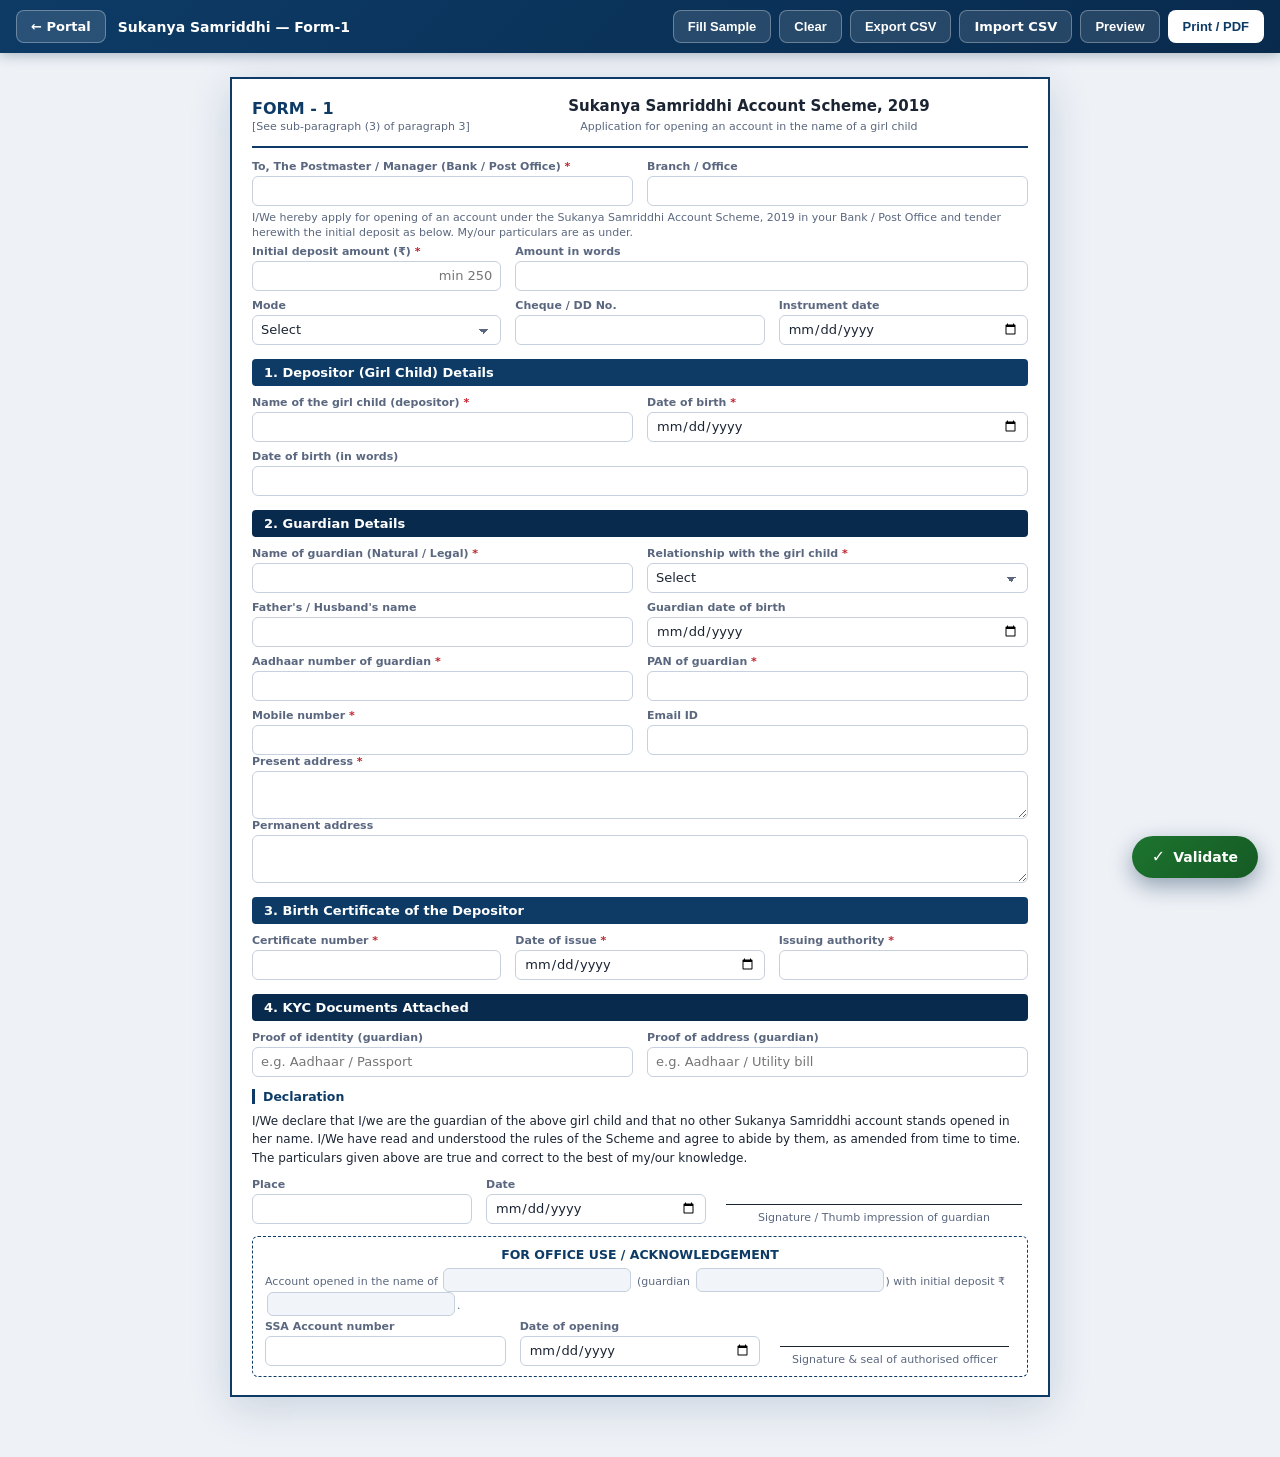
<file: SSY_REG.html>
<!DOCTYPE html>
<html lang="en">
<head>
  <meta charset="UTF-8" />
  <meta name="viewport" content="width=device-width, initial-scale=1.0" />
  <title>Sukanya Samriddhi Account — Form-1 (Account Opening)</title>
  <style>
:root {
  --navy: #0d3b66;
  --navy-dark: #082a4d;
  --line: #c7d0de;
  --line-soft: #e2e7f0;
  --bg: #eef1f6;
  --ink: #1b2433;
  --muted: #5a677f;
  --invalid: #c0212c;
  --green: #1d742f;
  --shadow: 0 10px 40px rgba(13, 59, 102, 0.16);
}

* { box-sizing: border-box; }

body {
  margin: 0;
  font-family: "Segoe UI", Roboto, system-ui, -apple-system, sans-serif;
  color: var(--ink);
  background: var(--bg);
  font-size: 13px;
}

/* ---------- Toolbar ---------- */
.toolbar {
  position: sticky; top: 0; z-index: 50;
  display: flex; align-items: center; gap: 8px; flex-wrap: wrap;
  padding: 10px 16px;
  background: linear-gradient(135deg, var(--navy), var(--navy-dark));
  box-shadow: 0 2px 12px rgba(8, 42, 77, 0.3);
}
.tb-title { color: #fff; font-weight: 700; font-size: 14px; margin-left: 4px; }
.tb-spacer { flex: 1; }
.btn {
  border: 1px solid transparent; border-radius: 8px; padding: 8px 14px;
  font-size: 13px; font-weight: 600; cursor: pointer; text-decoration: none;
  display: inline-flex; align-items: center; transition: background 0.15s, border-color 0.15s;
}
.btn-primary { background: #fff; color: var(--navy); }
.btn-primary:hover { background: #eaf0fb; }
.btn-ghost { background: rgba(255, 255, 255, 0.12); color: #fff; border-color: rgba(255, 255, 255, 0.3); }
.btn-ghost:hover { background: rgba(255, 255, 255, 0.22); }

/* ---------- Page / document ---------- */
.page { max-width: 820px; margin: 24px auto 60px; background: #fff; box-shadow: var(--shadow); }
.doc { border: 2px solid var(--navy); padding: 18px 20px; }

/* ---------- Header ---------- */
.doc-head {
  display: grid; grid-template-columns: auto 1fr auto; gap: 12px; align-items: center;
  border-bottom: 2px solid var(--navy); padding-bottom: 12px; margin-bottom: 12px;
}
.doc-head.simple { grid-template-columns: 1fr; text-align: center; }
.form-no { font-weight: 800; font-size: 16px; color: var(--navy); }
.rule-ref { font-size: 11px; color: var(--muted); margin-top: 2px; }
.head-center { text-align: center; }
.head-center h1 { margin: 0; font-size: 15px; font-weight: 700; line-height: 1.25; }
.head-center p { margin: 4px 0 0; font-size: 11px; color: var(--muted); line-height: 1.3; }
.emblem { width: 54px; height: 54px; object-fit: contain; }

/* ---------- Section bars ---------- */
.part-bar {
  background: var(--navy); color: #fff; font-weight: 700; font-size: 13px;
  padding: 6px 12px; border-radius: 4px; margin: 14px 0 10px;
}
.part-bar.alt { background: var(--navy-dark); }
.part-bar.pagebreak {}

/* ---------- Blocks ---------- */
.block { margin-bottom: 12px; }
.sub-head {
  font-weight: 700; font-size: 12.5px; color: var(--navy);
  border-left: 3px solid var(--navy); padding-left: 8px; margin: 10px 0 8px;
}
.sub-head.tight { margin-top: 6px; }
.note { font-size: 11px; color: var(--muted); margin: 4px 0; line-height: 1.4; }

.grid1 { display: grid; grid-template-columns: 1fr; gap: 8px 14px; }
.grid2 { display: grid; grid-template-columns: repeat(2, 1fr); gap: 8px 14px; }
.grid3 { display: grid; grid-template-columns: repeat(3, 1fr); gap: 8px 14px; }
.span2 { grid-column: span 2; }
.span3 { grid-column: span 3; }

.field { display: flex; flex-direction: column; gap: 3px; }
.field > span { font-size: 11px; color: var(--muted); font-weight: 600; }
.field i { color: var(--invalid); font-style: normal; }

/* ---------- Inputs ---------- */
.cell {
  width: 100%; height: 30px; border: 1px solid var(--line); border-radius: 6px;
  padding: 2px 8px; font-size: 13px; font-family: inherit; color: var(--ink);
  background: #fff; outline: none;
}
textarea.cell { height: auto; min-height: 48px; resize: vertical; padding: 6px 8px; }
.cell:focus { border-color: var(--navy); box-shadow: 0 0 0 2px rgba(13, 59, 102, 0.15); }
.cell.pan, .cell.upper { text-transform: uppercase; letter-spacing: 1px; }
.cell.num { text-align: right; }
.cell.readonly, .cell[readonly] { background: #f1f4f9; color: #38465e; }
.cell.inline { display: inline-block; width: auto; min-width: 150px; height: 24px; margin: 0 2px; vertical-align: baseline; }
.cell.invalid { border-color: var(--invalid); background: #fdecee; }
select.cell {
  appearance: none;
  background-image: linear-gradient(45deg, transparent 50%, var(--muted) 50%), linear-gradient(135deg, var(--muted) 50%, transparent 50%);
  background-position: calc(100% - 16px) 13px, calc(100% - 11px) 13px;
  background-size: 5px 5px, 5px 5px; background-repeat: no-repeat; padding-right: 26px;
}

/* ---------- Checkbox / radio rows ---------- */
.opt-row { display: flex; flex-wrap: wrap; gap: 8px 18px; align-items: center; padding: 2px 0; }
.opt { display: inline-flex; align-items: center; gap: 6px; font-size: 12.5px; }
.opt input { width: 16px; height: 16px; }

/* ---------- Tables ---------- */
.tbl { width: 100%; border-collapse: collapse; margin-bottom: 6px; }
.tbl th, .tbl td { border: 1px solid var(--line); padding: 0; }
.tbl th { background: #eef2f8; font-size: 10.5px; font-weight: 700; color: var(--navy); padding: 5px 6px; text-align: left; line-height: 1.2; }
.tbl td.sl, .tbl td.ralign { padding: 4px 8px; }
.tbl td.sl { text-align: center; font-weight: 600; color: var(--muted); }
.tbl td.ralign { text-align: right; font-weight: 600; font-size: 11.5px; }
.cell.flush { height: 28px; border: none; border-radius: 0; }
.cell.flush:focus { box-shadow: inset 0 0 0 2px rgba(13, 59, 102, 0.25); }
.tbl tfoot td { background: #f6f8fc; }

/* ---------- Declaration / signatures ---------- */
.declaration p { font-size: 12px; line-height: 1.55; margin: 4px 0 10px; }
.sign-grid { display: grid; grid-template-columns: 1fr 1fr 1.4fr; gap: 14px; align-items: end; }
.sign-cell { text-align: center; }
.sign-line { border-top: 1px solid var(--ink); margin: 26px 6px 4px; }
.sign-cell span { font-size: 11px; color: var(--muted); }

/* ---------- Acknowledgement ---------- */
.ack { margin-top: 12px; border: 1px dashed var(--navy); border-radius: 6px; padding: 10px 12px; }
.ack-title { font-weight: 700; color: var(--navy); font-size: 12.5px; margin-bottom: 6px; text-align: center; }

/* ---------- Preview banner + toast ---------- */
.preview-banner {
  position: fixed; top: 64px; left: 50%; transform: translateX(-50%); z-index: 60;
  padding: 8px 16px; border-radius: 8px; font-size: 13px; font-weight: 700; color: #fff;
  box-shadow: 0 4px 14px rgba(0, 0, 0, 0.3);
}
.preview-banner.fit { background: var(--green); }
.preview-banner.over { background: var(--invalid); }
.toast {
  position: fixed; bottom: 24px; left: 50%; transform: translateX(-50%) translateY(20px);
  background: #1b2433; color: #fff; padding: 12px 18px; border-radius: 10px; font-size: 13.5px;
  box-shadow: 0 8px 24px rgba(0, 0, 0, 0.25); opacity: 0; pointer-events: none;
  transition: opacity 0.2s, transform 0.2s; z-index: 100;
}
.toast.show { opacity: 1; transform: translateX(-50%) translateY(0); }

/* ---------- Floating Validate button ---------- */
.fab {
  position: fixed; right: 22px; bottom: 22px; z-index: 90;
  display: inline-flex; align-items: center; gap: 8px;
  border: none; border-radius: 30px; padding: 13px 20px;
  background: linear-gradient(135deg, var(--green), #155a24); color: #fff;
  font-size: 14px; font-weight: 700; font-family: inherit; cursor: pointer;
  box-shadow: 0 8px 22px rgba(8, 42, 77, 0.4);
  transition: transform 0.12s ease, box-shadow 0.12s ease;
}
.fab:hover { transform: translateY(-2px); box-shadow: 0 12px 28px rgba(8, 42, 77, 0.5); }
.fab:active { transform: translateY(0); }
.fab .fab-ic { font-size: 16px; line-height: 1; }
@media (max-width: 480px) {
  .fab { padding: 15px; border-radius: 50%; }
  .fab .fab-tx { display: none; }
}

/* ---------- On-screen preview framing ---------- */
body.preview-mode { background: #3a3f44; }
body.preview-mode .page { width: 210mm; max-width: none; margin: 84px auto 48px; }

/* ---------- Print ---------- */
@media print {
  @page { size: A4 portrait; margin: 10mm; }
  html, body { background: #fff; }
  .no-print { display: none !important; }
  .page { max-width: none; width: auto; margin: 0; box-shadow: none; }
  .doc { border-width: 1.5px; padding: 8px 10px; }
  body { font-size: 10.5px; }
  .cell { height: 22px; font-size: 10.5px; }
  .cell.inline { height: 18px; }
  .cell.flush { height: 20px; }
  textarea.cell { min-height: 38px; }
  .head-center h1 { font-size: 13px; }
  .part-bar, .sub-head, .field span, .tbl th, .emblem { -webkit-print-color-adjust: exact; print-color-adjust: exact; }
  .part-bar.pagebreak { page-break-before: always; }
  .block, .tbl, .declaration, .sign-grid, .ack { page-break-inside: avoid; }
  .cell:focus { box-shadow: none !important; }
}

/* ---------- Responsive ---------- */
@media (max-width: 720px) {
  .doc-head { grid-template-columns: 1fr; text-align: left; }
  .grid2, .grid3, .sign-grid { grid-template-columns: 1fr; }
  .span2, .span3 { grid-column: span 1; }
}
  </style>
</head>
<body>
  <div class="toolbar no-print">
    <a class="btn btn-ghost" href="index.html">&larr; Portal</a>
    <span class="tb-title">Sukanya Samriddhi — Form-1</span>
    <span class="tb-spacer"></span>
    <button type="button" id="btnSample" class="btn btn-ghost">Fill Sample</button>
    <button type="button" id="btnClear" class="btn btn-ghost">Clear</button>
    <button type="button" id="btnExport" class="btn btn-ghost">Export CSV</button>
    <label class="btn btn-ghost" for="importCsv">Import CSV</label>
    <input id="importCsv" type="file" accept=".csv,text/csv" hidden />
    <button type="button" id="btnPreview" class="btn btn-ghost">Preview</button>
    <button type="button" id="btnPrint" class="btn btn-primary">Print / PDF</button>
  </div>

  <div id="previewBanner" class="preview-banner no-print" hidden></div>

  <div class="page">
    <form id="docForm" class="doc" novalidate>
      <header class="doc-head">
        <div class="head-left">
          <div class="form-no">FORM&nbsp;-&nbsp;1</div>
          <div class="rule-ref">[See sub-paragraph (3) of paragraph 3]</div>
        </div>
        <div class="head-center">
          <h1>Sukanya Samriddhi Account Scheme, 2019</h1>
          <p>Application for opening an account in the name of a girl child</p>
        </div>
        <div class="head-right"></div>
      </header>

      <section class="block">
        <div class="grid2">
          <label class="field"><span>To, The Postmaster / Manager (Bank / Post Office) <i>*</i></span><input type="text" id="office" class="cell" required /></label>
          <label class="field"><span>Branch / Office</span><input type="text" id="branch" class="cell" /></label>
        </div>
        <p class="note">I/We hereby apply for opening of an account under the Sukanya Samriddhi Account Scheme, 2019 in your Bank / Post Office and tender herewith the initial deposit as below. My/our particulars are as under.</p>
        <div class="grid3">
          <label class="field"><span>Initial deposit amount (&#8377;) <i>*</i></span><input type="text" id="depositFig" class="cell num" required placeholder="min 250" /></label>
          <label class="field span2"><span>Amount in words</span><input type="text" id="depositWords" class="cell" /></label>
          <label class="field"><span>Mode</span>
            <select id="mode" class="cell"><option value="">Select</option><option>Cash</option><option>Cheque</option><option>Demand Draft</option><option>Online transfer</option></select>
          </label>
          <label class="field"><span>Cheque / DD No.</span><input type="text" id="instrNo" class="cell" /></label>
          <label class="field"><span>Instrument date</span><input type="date" id="instrDate" class="cell" /></label>
        </div>
      </section>

      <div class="part-bar">1. Depositor (Girl Child) Details</div>
      <section class="block">
        <div class="grid2">
          <label class="field"><span>Name of the girl child (depositor) <i>*</i></span><input type="text" id="childName" class="cell" required /></label>
          <label class="field"><span>Date of birth <i>*</i></span><input type="date" id="childDob" class="cell" required /></label>
          <label class="field span2"><span>Date of birth (in words)</span><input type="text" id="childDobWords" class="cell" /></label>
        </div>
      </section>

      <div class="part-bar alt">2. Guardian Details</div>
      <section class="block">
        <div class="grid2">
          <label class="field"><span>Name of guardian (Natural / Legal) <i>*</i></span><input type="text" id="guardianName" class="cell" required /></label>
          <label class="field"><span>Relationship with the girl child <i>*</i></span>
            <select id="guardianRel" class="cell" required>
              <option value="">Select</option><option>Father</option><option>Mother</option>
              <option>Legal guardian</option><option>Grandparent (legal guardian)</option>
            </select>
          </label>
          <label class="field"><span>Father's / Husband's name</span><input type="text" id="guardianFather" class="cell" /></label>
          <label class="field"><span>Guardian date of birth</span><input type="date" id="guardianDob" class="cell" /></label>
          <label class="field"><span>Aadhaar number of guardian <i>*</i></span><input type="text" id="guardianAadhaar" class="cell" maxlength="12" required /></label>
          <label class="field"><span>PAN of guardian <i>*</i></span><input type="text" id="guardianPan" class="cell pan" maxlength="10" required /></label>
          <label class="field"><span>Mobile number <i>*</i></span><input type="tel" id="mobile" class="cell" maxlength="10" required /></label>
          <label class="field"><span>Email ID</span><input type="email" id="email" class="cell" /></label>
        </div>
        <label class="field"><span>Present address <i>*</i></span><textarea id="presentAddr" class="cell" required></textarea></label>
        <label class="field"><span>Permanent address</span><textarea id="permAddr" class="cell"></textarea></label>
      </section>

      <div class="part-bar">3. Birth Certificate of the Depositor</div>
      <section class="block">
        <div class="grid3">
          <label class="field"><span>Certificate number <i>*</i></span><input type="text" id="bcNo" class="cell" required /></label>
          <label class="field"><span>Date of issue <i>*</i></span><input type="date" id="bcDate" class="cell" required /></label>
          <label class="field"><span>Issuing authority <i>*</i></span><input type="text" id="bcAuthority" class="cell" required /></label>
        </div>
      </section>

      <div class="part-bar alt">4. KYC Documents Attached</div>
      <section class="block">
        <div class="grid2">
          <label class="field"><span>Proof of identity (guardian)</span><input type="text" id="poi" class="cell" placeholder="e.g. Aadhaar / Passport" /></label>
          <label class="field"><span>Proof of address (guardian)</span><input type="text" id="poa" class="cell" placeholder="e.g. Aadhaar / Utility bill" /></label>
        </div>
      </section>

      <section class="block declaration">
        <div class="sub-head">Declaration</div>
        <p>I/We declare that I/we are the guardian of the above girl child and that no other Sukanya Samriddhi account stands opened in her name. I/We have read and understood the rules of the Scheme and agree to abide by them, as amended from time to time. The particulars given above are true and correct to the best of my/our knowledge.</p>
        <div class="sign-grid">
          <label class="field"><span>Place</span><input type="text" id="place" class="cell" /></label>
          <label class="field"><span>Date</span><input type="date" id="date" class="cell" /></label>
          <div class="sign-cell"><div class="sign-line"></div><span>Signature / Thumb impression of guardian</span></div>
        </div>
      </section>

      <div class="ack">
        <div class="ack-title">FOR OFFICE USE / ACKNOWLEDGEMENT</div>
        <p class="note">Account opened in the name of
          <input type="text" class="cell inline" data-mirror="childName" readonly />
          (guardian <input type="text" class="cell inline" data-mirror="guardianName" readonly />)
          with initial deposit &#8377; <input type="text" class="cell inline" data-mirror="depositFig" readonly />.</p>
        <div class="grid3">
          <label class="field"><span>SSA Account number</span><input type="text" id="ssaAccount" class="cell" /></label>
          <label class="field"><span>Date of opening</span><input type="date" id="openDate" class="cell" /></label>
          <div class="sign-cell"><div class="sign-line"></div><span>Signature &amp; seal of authorised officer</span></div>
        </div>
      </div>
    </form>
  </div>

  <div id="toast" class="toast no-print" aria-live="polite"></div>
  <script>
    window.FORM_KEY = "ssy.v1";
    window.FORM_NAME = "sukanya-samriddhi-form1";
    window.FORM_SAMPLE = {
      office: "The Manager, State Bank of India", branch: "Imphal Main",
      depositFig: "5000", depositWords: "Five thousand only", mode: "Cash",
      childName: "Ananya Sharma", childDob: "2020-06-10", childDobWords: "Tenth June Two Thousand Twenty",
      guardianName: "Rakesh Sharma", guardianRel: "Father", guardianFather: "Mohan Sharma",
      guardianDob: "1988-01-15", guardianAadhaar: "987612340002", guardianPan: "ABCPS1234N",
      mobile: "9856004321", email: "rakesh.sharma@example.com",
      presentAddr: "House No. 4, MG Avenue, Imphal, Manipur 795001",
      permAddr: "House No. 4, MG Avenue, Imphal, Manipur 795001",
      bcNo: "MNP/2020/01234", bcDate: "2020-06-25", bcAuthority: "Registrar of Births & Deaths, Imphal West",
      poi: "Aadhaar Card", poa: "Aadhaar Card",
      place: "Imphal", date: new Date().toISOString().slice(0, 10)
    };
  </script>
  <script>
(function () {
  "use strict";

  var $ = function (id) { return document.getElementById(id); };
  var form = $("docForm");
  if (!form) return;

  var STORE_KEY = window.FORM_KEY || ("form." + location.pathname);
  var SAMPLE = window.FORM_SAMPLE || null;

  var toastEl = $("toast");
  var toastTimer = null;
  function toast(msg) {
    if (!toastEl) return;
    toastEl.textContent = msg;
    toastEl.classList.add("show");
    clearTimeout(toastTimer);
    toastTimer = setTimeout(function () { toastEl.classList.remove("show"); }, 2600);
  }

  function controls() {
    return Array.prototype.slice
      .call(form.querySelectorAll("input, select, textarea"))
      .filter(function (el) { return el.id && el.type !== "file"; });
  }

  function getVal(el) {
    if (el.type === "checkbox") return el.checked ? "1" : "";
    if (el.type === "radio") {
      var picked = form.querySelector('input[name="' + el.name + '"]:checked');
      return picked ? picked.value : "";
    }
    return el.value;
  }
  function setVal(el, v) {
    if (el.type === "checkbox") { el.checked = v === "1" || v === true || v === "true"; return; }
    if (el.type === "radio") { el.checked = (el.value === v); return; }
    el.value = v == null ? "" : v;
  }

  function collect() {
    var data = {};
    controls().forEach(function (el) {
      if (el.type === "radio") { if (el.checked) data[el.name] = el.value; }
      else data[el.id] = getVal(el);
    });
    return data;
  }
  function apply(data) {
    if (!data) return;
    controls().forEach(function (el) {
      if (el.type === "radio") { if (data[el.name] != null) el.checked = (el.value === data[el.name]); }
      else if (data[el.id] != null) setVal(el, data[el.id]);
    });
    mirror();
  }

  function save() { try { localStorage.setItem(STORE_KEY, JSON.stringify(collect())); } catch (e) {} }
  function load() {
    try { var raw = localStorage.getItem(STORE_KEY); if (raw) apply(JSON.parse(raw)); } catch (e) {}
  }

  var mirrors = Array.prototype.slice.call(document.querySelectorAll("[data-mirror]"));
  function mirror() {
    mirrors.forEach(function (m) {
      var src = $(m.getAttribute("data-mirror"));
      if (!src) return;
      var v = getVal(src);
      if ("value" in m) m.value = v; else m.textContent = v;
    });
  }

  function isPan(v) { return /^[A-Z]{5}[0-9]{4}[A-Z]$/.test(String(v || "").toUpperCase()); }
  function clearInvalid() {
    form.querySelectorAll(".invalid").forEach(function (el) { el.classList.remove("invalid"); });
  }
  function labelFor(el) {
    var f = el.closest(".field");
    var sp = f && f.querySelector("span");
    var t = sp ? sp.textContent : el.id;
    return String(t || el.id).replace(/\*/g, "").trim();
  }
  function formatError(el) {
    var v = String(getVal(el) || "").trim();
    if (!v) return null;
    var id = (el.id || "").toLowerCase();
    var name = (el.name || "").toLowerCase();
    if (el.classList.contains("pan")) return isPan(v) ? null : "enter a valid PAN (e.g. ABCDE1234F)";
    if (el.type === "email") return /^[^\s@]+@[^\s@]+\.[^\s@]+$/.test(v) ? null : "enter a valid email address";
    if (id.indexOf("ifsc") > -1) return /^[A-Z]{4}0[A-Z0-9]{6}$/.test(v.toUpperCase()) ? null : "enter a valid IFSC (e.g. SBIN0001234)";
    if (id.indexOf("aadhaar") > -1) return /^\d{12}$/.test(v) ? null : "Aadhaar must be 12 digits";
    if (id.indexOf("pran") > -1) return /^\d{12}$/.test(v) ? null : "PRAN must be 12 digits";
    if (el.type === "tel" || id.indexOf("mobile") > -1 || name.indexOf("mobile") > -1) return /^[6-9]\d{9}$/.test(v) ? null : "mobile must be 10 digits starting 6\u20139";
    if (id === "pin" || id.indexOf("pincode") > -1) return /^\d{6}$/.test(v) ? null : "PIN code must be 6 digits";
    if (el.type === "date") {
      var d = new Date(v);
      if (isNaN(d.getTime())) return "enter a valid date";
      if (id.indexOf("dob") > -1) {
        var today = new Date(); today.setHours(0, 0, 0, 0);
        if (d > today) return "date of birth cannot be in the future";
      }
    }
    return null;
  }
  function runValidation() {
    clearInvalid();
    var firstBad = null, issues = [];
    controls().forEach(function (el) {
      var v = String(getVal(el)).trim();
      if (el.required && !v) {
        el.classList.add("invalid");
        if (!firstBad) firstBad = el;
        issues.push(labelFor(el) + ": required");
        return;
      }
      var fe = formatError(el);
      if (fe) {
        el.classList.add("invalid");
        if (!firstBad) firstBad = el;
        issues.push(labelFor(el) + ": " + fe);
      }
    });
    return { ok: !firstBad, firstBad: firstBad, issues: issues };
  }
  function focusBad(r) {
    if (!r.firstBad) return;
    r.firstBad.scrollIntoView({ behavior: "smooth", block: "center" });
    try { r.firstBad.focus({ preventScroll: true }); } catch (e) {}
  }
  function validate() {
    var r = runValidation();
    if (!r.ok) {
      focusBad(r);
      toast(r.issues.length + " issue(s) \u2014 " + r.issues[0]);
    }
    return r.ok;
  }
  function validateOnly() {
    var r = runValidation();
    if (r.ok) {
      toast("\u2713 All entries look valid.");
    } else {
      focusBad(r);
      toast("\u26A0 " + r.issues.length + " issue(s) \u2014 fix highlighted fields. First: " + r.issues[0]);
    }
  }

  function fillSample() {
    if (!SAMPLE) { toast("No sample data for this form."); return; }
    apply(SAMPLE);
    save();
    toast("Sample data filled.");
  }
  function clearAll() {
    if (!confirm("Clear all fields? This cannot be undone.")) return;
    controls().forEach(function (el) {
      if (el.type === "checkbox" || el.type === "radio") el.checked = false;
      else el.value = "";
    });
    clearInvalid();
    mirror();
    save();
    toast("Form cleared.");
  }

  function csvEscape(v) {
    v = String(v == null ? "" : v);
    return /[",\n]/.test(v) ? '"' + v.replace(/"/g, '""') + '"' : v;
  }
  function exportCSV() {
    var data = collect();
    var rows = [["field", "value"]];
    Object.keys(data).forEach(function (k) { rows.push([k, data[k]]); });
    var csv = rows.map(function (r) { return r.map(csvEscape).join(","); }).join("\r\n");
    var blob = new Blob([csv], { type: "text/csv;charset=utf-8;" });
    var a = document.createElement("a");
    a.href = URL.createObjectURL(blob);
    a.download = (window.FORM_NAME || "form") + ".csv";
    a.click();
    URL.revokeObjectURL(a.href);
    toast("CSV exported.");
  }
  function parseCSV(text) {
    var rows = [], row = [], cur = "", q = false;
    for (var i = 0; i < text.length; i++) {
      var c = text[i];
      if (q) {
        if (c === '"') { if (text[i + 1] === '"') { cur += '"'; i++; } else q = false; }
        else cur += c;
      } else {
        if (c === '"') q = true;
        else if (c === ",") { row.push(cur); cur = ""; }
        else if (c === "\n") { row.push(cur); rows.push(row); row = []; cur = ""; }
        else if (c !== "\r") cur += c;
      }
    }
    if (cur !== "" || row.length) { row.push(cur); rows.push(row); }
    return rows;
  }
  function importCSV(file) {
    var reader = new FileReader();
    reader.onload = function () {
      try {
        var rows = parseCSV(String(reader.result));
        var data = {};
        rows.slice(1).forEach(function (r) { if (r[0]) data[r[0]] = r[1] != null ? r[1] : ""; });
        apply(data);
        save();
        toast("CSV imported.");
      } catch (e) { toast("Could not read CSV file."); }
    };
    reader.readAsText(file);
  }

  function measureFit() {
    var MM = 3.7795275591;
    var doc = document.querySelector(".doc");
    var docMM = (doc ? doc.getBoundingClientRect().height : 0) / MM;
    var pages = document.querySelectorAll(".part-bar.pagebreak").length + 1;
    var availMM = (297 - 20) * pages;
    var banner = $("previewBanner");
    if (!banner) return;
    banner.hidden = false;
    if (docMM > availMM + 1) {
      banner.className = "preview-banner no-print over";
      banner.textContent = "\u26A0 Content is long (~" + Math.round(docMM) + "mm) \u2014 it may exceed " + pages + " page(s).";
    } else {
      banner.className = "preview-banner no-print fit";
      banner.textContent = "\u2713 Print layout ready (\u2248 " + pages + " A4 page" + (pages > 1 ? "s" : "") + ").";
    }
  }
  function setPreview(on) {
    document.body.classList.toggle("preview-mode", on);
    var btn = $("btnPreview");
    if (btn) btn.textContent = on ? "Exit Preview" : "Preview";
    if (on) requestAnimationFrame(measureFit);
    else { var b = $("previewBanner"); if (b) b.hidden = true; }
  }

  function onInput(e) {
    var t = e.target;
    if (t && t.classList && t.classList.contains("invalid")) t.classList.remove("invalid");
    mirror();
    save();
  }

  document.addEventListener("DOMContentLoaded", function () {
    load();
    mirror();
    form.addEventListener("input", onInput);
    form.addEventListener("change", onInput);

    var bind = function (id, fn, evt) { var el = $(id); if (el) el.addEventListener(evt || "click", fn); };
    bind("btnSample", fillSample);
    bind("btnClear", clearAll);
    bind("btnExport", exportCSV);
    bind("importCsv", function (e) {
      if (e.target.files && e.target.files[0]) importCSV(e.target.files[0]);
      e.target.value = "";
    }, "change");
    bind("btnPreview", function () { setPreview(!document.body.classList.contains("preview-mode")); });
    bind("btnPrint", function () { if (validate()) window.print(); });

    if (!$("fabValidate")) {
      var fab = document.createElement("button");
      fab.type = "button";
      fab.id = "fabValidate";
      fab.className = "fab no-print";
      fab.title = "Validate the details you entered";
      fab.innerHTML = '<span class="fab-ic">\u2713</span><span class="fab-tx">Validate</span>';
      fab.addEventListener("click", validateOnly);
      document.body.appendChild(fab);
    }
  });
})();
  </script>
</body>
</html>
</file>
<file: portal.css>
:root {
  --navy: #0d3b66;
  --navy-dark: #082a4d;
  --accent: #1d742f;
  --accent-saffron: #e8820c;
  --bg: #f4f6fa;
  --card: #ffffff;
  --line: #e2e7f0;
  --text: #1b2433;
  --muted: #62708a;
  --shadow: 0 1px 2px rgba(13, 59, 102, 0.06), 0 8px 24px rgba(13, 59, 102, 0.08);
  --shadow-hover: 0 6px 14px rgba(13, 59, 102, 0.12), 0 18px 40px rgba(13, 59, 102, 0.16);
  --radius: 14px;
}

* { box-sizing: border-box; }

body {
  margin: 0;
  font-family: "Segoe UI", Roboto, system-ui, -apple-system, sans-serif;
  color: var(--text);
  background:
    radial-gradient(1200px 400px at 50% -120px, rgba(13, 59, 102, 0.10), transparent 70%),
    var(--bg);
  min-height: 100vh;
}

/* ---------- Top bar ---------- */
.topbar {
  background: linear-gradient(135deg, var(--navy), var(--navy-dark));
  color: #fff;
  box-shadow: 0 2px 14px rgba(8, 42, 77, 0.35);
}
.topbar-inner {
  max-width: 1160px;
  margin: 0 auto;
  padding: 16px 24px;
  display: flex;
  align-items: center;
  justify-content: space-between;
  gap: 24px;
  flex-wrap: wrap;
}
.brand { display: flex; align-items: center; gap: 14px; }
.brand-mark {
  width: 46px; height: 46px;
  border-radius: 12px;
  display: grid; place-items: center;
  font-weight: 800; font-size: 18px; letter-spacing: 0.5px;
  background: linear-gradient(135deg, var(--accent-saffron), #ffb347);
  color: #1b2433;
  box-shadow: inset 0 0 0 1px rgba(255, 255, 255, 0.4);
}
.brand-text h1 { margin: 0; font-size: 20px; font-weight: 700; letter-spacing: 0.2px; display: flex; align-items: center; gap: 8px; }
.brand-ver {
  font-size: 11px;
  font-weight: 700;
  letter-spacing: 0.4px;
  padding: 2px 8px;
  border-radius: 999px;
  background: rgba(255, 255, 255, 0.16);
  border: 1px solid rgba(255, 255, 255, 0.3);
  color: #fff;
  transform: translateY(1px);
}
.brand-text p { margin: 2px 0 0; font-size: 12.5px; color: rgba(255, 255, 255, 0.8); }

.search-wrap { flex: 1; min-width: 220px; max-width: 380px; }
#search {
  width: 100%;
  padding: 11px 14px;
  border: 1px solid rgba(255, 255, 255, 0.25);
  border-radius: 10px;
  background: rgba(255, 255, 255, 0.12);
  color: #fff;
  font-size: 14px;
  outline: none;
  transition: background 0.15s, border-color 0.15s;
}
#search::placeholder { color: rgba(255, 255, 255, 0.7); }
#search:focus { background: rgba(255, 255, 255, 0.2); border-color: rgba(255, 255, 255, 0.6); }

/* ---------- Layout ---------- */
.container { max-width: 1160px; margin: 0 auto; padding: 32px 24px 48px; }
.hero { margin-bottom: 22px; }
.hero h2 { margin: 0 0 6px; font-size: 24px; font-weight: 700; }
.hero p { margin: 0; color: var(--muted); font-size: 14.5px; max-width: 720px; }
.hero p strong { color: var(--navy); font-weight: 700; }

/* ---------- How it works steps ---------- */
.steps {
  display: grid;
  grid-template-columns: repeat(3, 1fr);
  gap: 16px;
  margin: 22px 0 28px;
}
.step {
  display: flex;
  align-items: flex-start;
  gap: 12px;
  background: var(--card);
  border: 1px solid var(--line);
  border-radius: var(--radius);
  padding: 16px 18px;
  box-shadow: var(--shadow);
}
.step-num {
  flex: none;
  width: 30px; height: 30px;
  border-radius: 50%;
  display: grid; place-items: center;
  font-weight: 800; font-size: 14px;
  color: #fff;
  background: linear-gradient(135deg, var(--navy), var(--navy-dark));
}
.step-body h4 { margin: 2px 0 4px; font-size: 14.5px; font-weight: 700; }
.step-body p { margin: 0; font-size: 13px; line-height: 1.45; color: var(--muted); }

/* ---------- 3-column grid ---------- */
.grid {
  display: grid;
  grid-template-columns: repeat(3, 1fr);
  gap: 20px;
}

/* ---------- Cards ---------- */
.card {
  background: var(--card);
  border: 1px solid var(--line);
  border-radius: var(--radius);
  padding: 20px;
  box-shadow: var(--shadow);
  display: flex;
  flex-direction: column;
  transition: transform 0.16s ease, box-shadow 0.16s ease, border-color 0.16s;
}
.card:hover {
  transform: translateY(-4px);
  box-shadow: var(--shadow-hover);
  border-color: #d2dbec;
}
.card-head { display: flex; align-items: flex-start; gap: 14px; margin-bottom: 12px; }
.badge {
  flex: none;
  min-width: 62px;
  height: 40px;
  padding: 0 12px;
  border-radius: 10px;
  display: grid; place-items: center;
  font-weight: 800; font-size: 13px; letter-spacing: 0.5px;
  color: #fff;
}
.badge-apy { background: linear-gradient(135deg, #1d742f, #2fa148); }
.badge-pmsby { background: linear-gradient(135deg, #b3261e, #e0564d); }
.badge-pmjjby { background: linear-gradient(135deg, #0d3b66, #2a6db5); }
.badge-ssy { background: linear-gradient(135deg, #b5179e, #e056b6); }
.badge-pmjdy { background: linear-gradient(135deg, #e8820c, #f2a93b); }
.badge-nps { background: linear-gradient(135deg, #344767, #5a6f96); }
.badge-f121 { background: linear-gradient(135deg, #6a1b9a, #9c4dcc); }

.card-title h3 { margin: 0; font-size: 16.5px; font-weight: 700; line-height: 1.2; }
.card-sub { display: block; margin-top: 3px; font-size: 12px; color: var(--muted); }
.card-desc {
  margin: 0 0 18px;
  font-size: 13.5px;
  line-height: 1.5;
  color: #43506b;
  flex: 1;
}
.card-actions { display: flex; gap: 10px; flex-wrap: wrap; }
.card-actions .btn { flex: 1 1 auto; min-width: 110px; }

/* ---------- Official links row ---------- */
.card-links {
  display: flex; flex-wrap: wrap; gap: 6px 16px;
  margin-top: 10px; padding-top: 10px; border-top: 1px solid var(--line);
}
.card-link {
  font-size: 12px; font-weight: 600; color: var(--navy);
  text-decoration: none; display: inline-flex; align-items: center; gap: 4px;
}
.card-link:hover { text-decoration: underline; }
.card-link::after { content: "\2197"; font-size: 11px; opacity: 0.65; }

/* ---------- Buttons ---------- */
.btn {
  flex: 1;
  text-align: center;
  text-decoration: none;
  padding: 10px 14px;
  border-radius: 9px;
  font-size: 13.5px;
  font-weight: 600;
  cursor: pointer;
  border: 1px solid transparent;
  transition: background 0.15s, color 0.15s, border-color 0.15s, transform 0.1s;
}
.btn:active { transform: translateY(1px); }
.btn-primary { background: var(--navy); color: #fff; }
.btn-primary:hover { background: var(--navy-dark); }
.btn-ghost { background: #fff; color: var(--navy); border-color: var(--line); }
.btn-ghost:hover { background: #eef2f9; border-color: #c6d2e6; }

/* ---------- Empty state ---------- */
.empty-state {
  text-align: center;
  color: var(--muted);
  font-size: 15px;
  padding: 40px 0;
}

/* ---------- Footer ---------- */
.foot {
  border-top: 1px solid var(--line);
  text-align: center;
  color: var(--muted);
  font-size: 12.5px;
  padding: 18px;
}

/* ---------- Toast ---------- */
.toast {
  position: fixed;
  bottom: 24px; left: 50%;
  transform: translateX(-50%) translateY(20px);
  background: #1b2433;
  color: #fff;
  padding: 12px 18px;
  border-radius: 10px;
  font-size: 13.5px;
  box-shadow: 0 8px 24px rgba(0, 0, 0, 0.25);
  opacity: 0;
  pointer-events: none;
  transition: opacity 0.2s, transform 0.2s;
  z-index: 100;
}
.toast.show { opacity: 1; transform: translateX(-50%) translateY(0); }

/* ---------- Responsive ---------- */
@media (max-width: 900px) {
  .grid { grid-template-columns: repeat(2, 1fr); }
  .steps { grid-template-columns: repeat(2, 1fr); }
}
@media (max-width: 580px) {
  .grid { grid-template-columns: 1fr; }
  .steps { grid-template-columns: 1fr; }
  .topbar-inner { flex-direction: column; align-items: stretch; }
  .search-wrap { max-width: none; }
}
</file>
